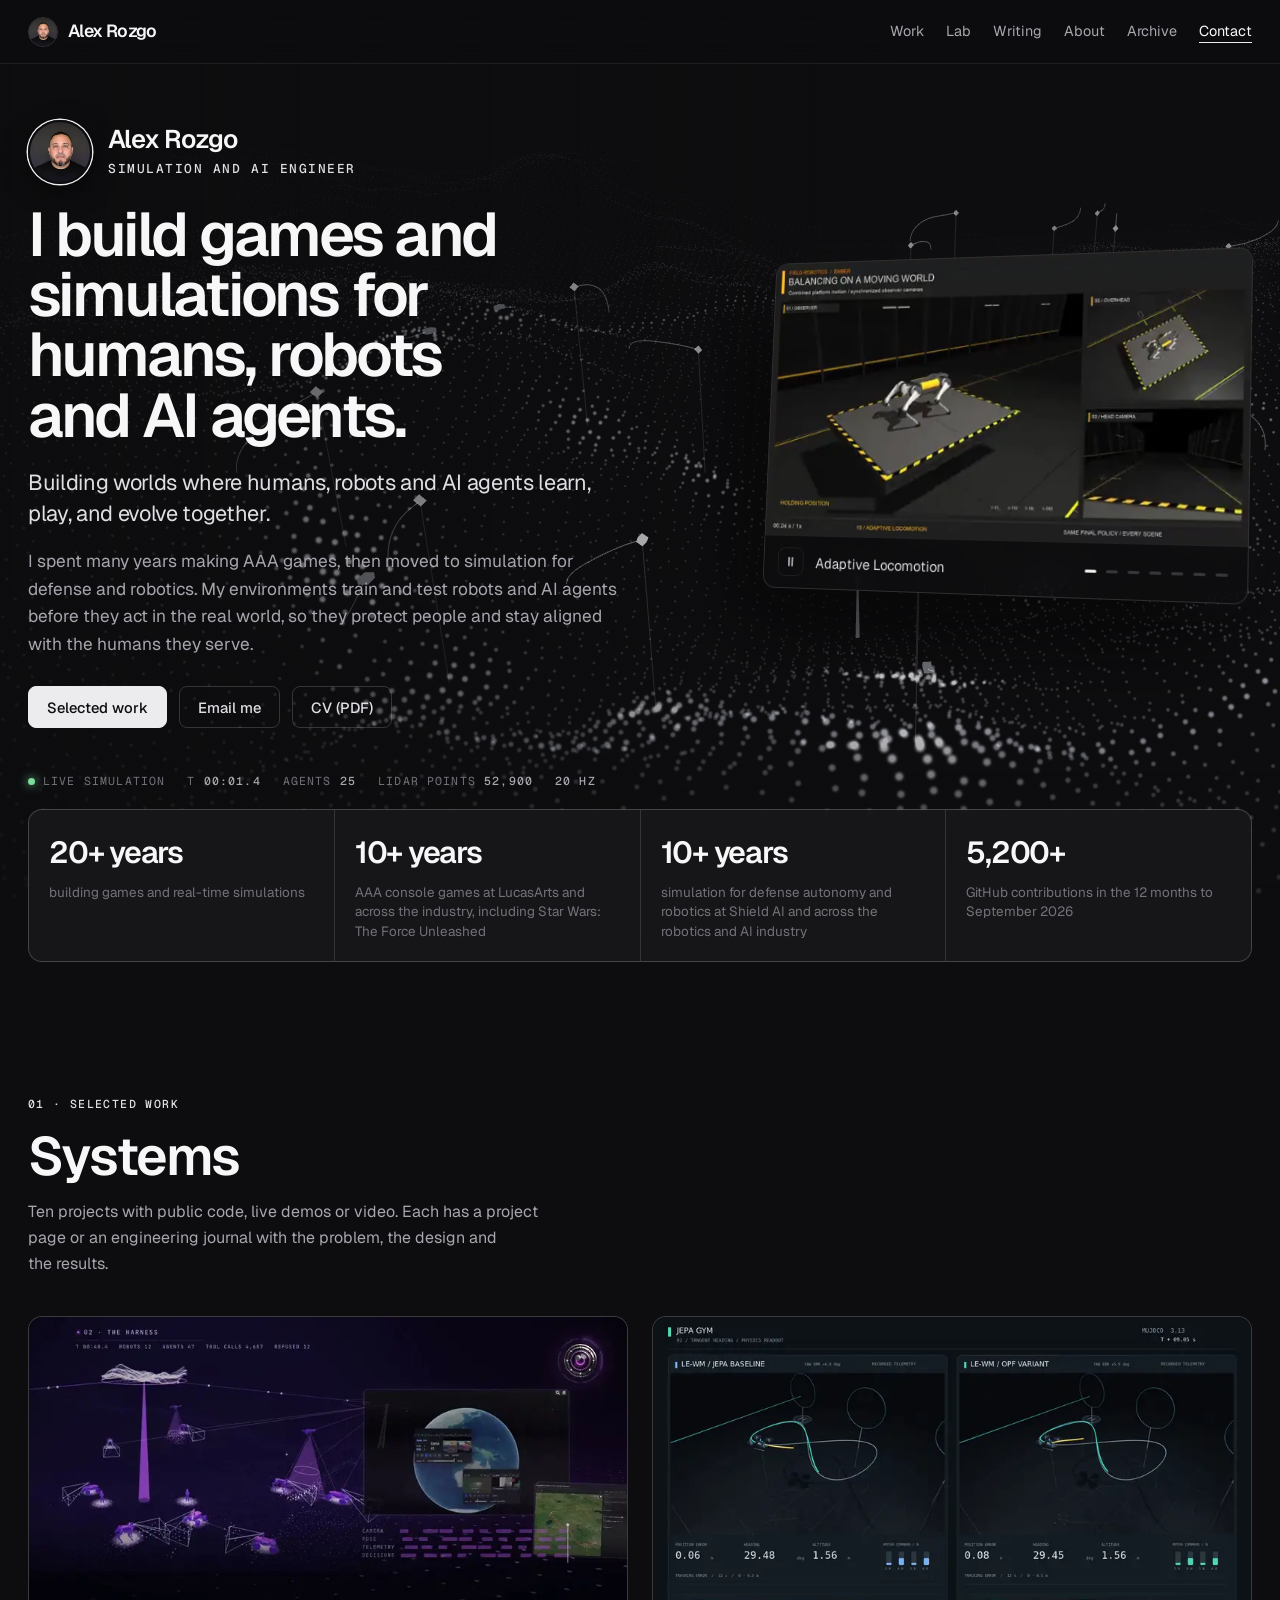
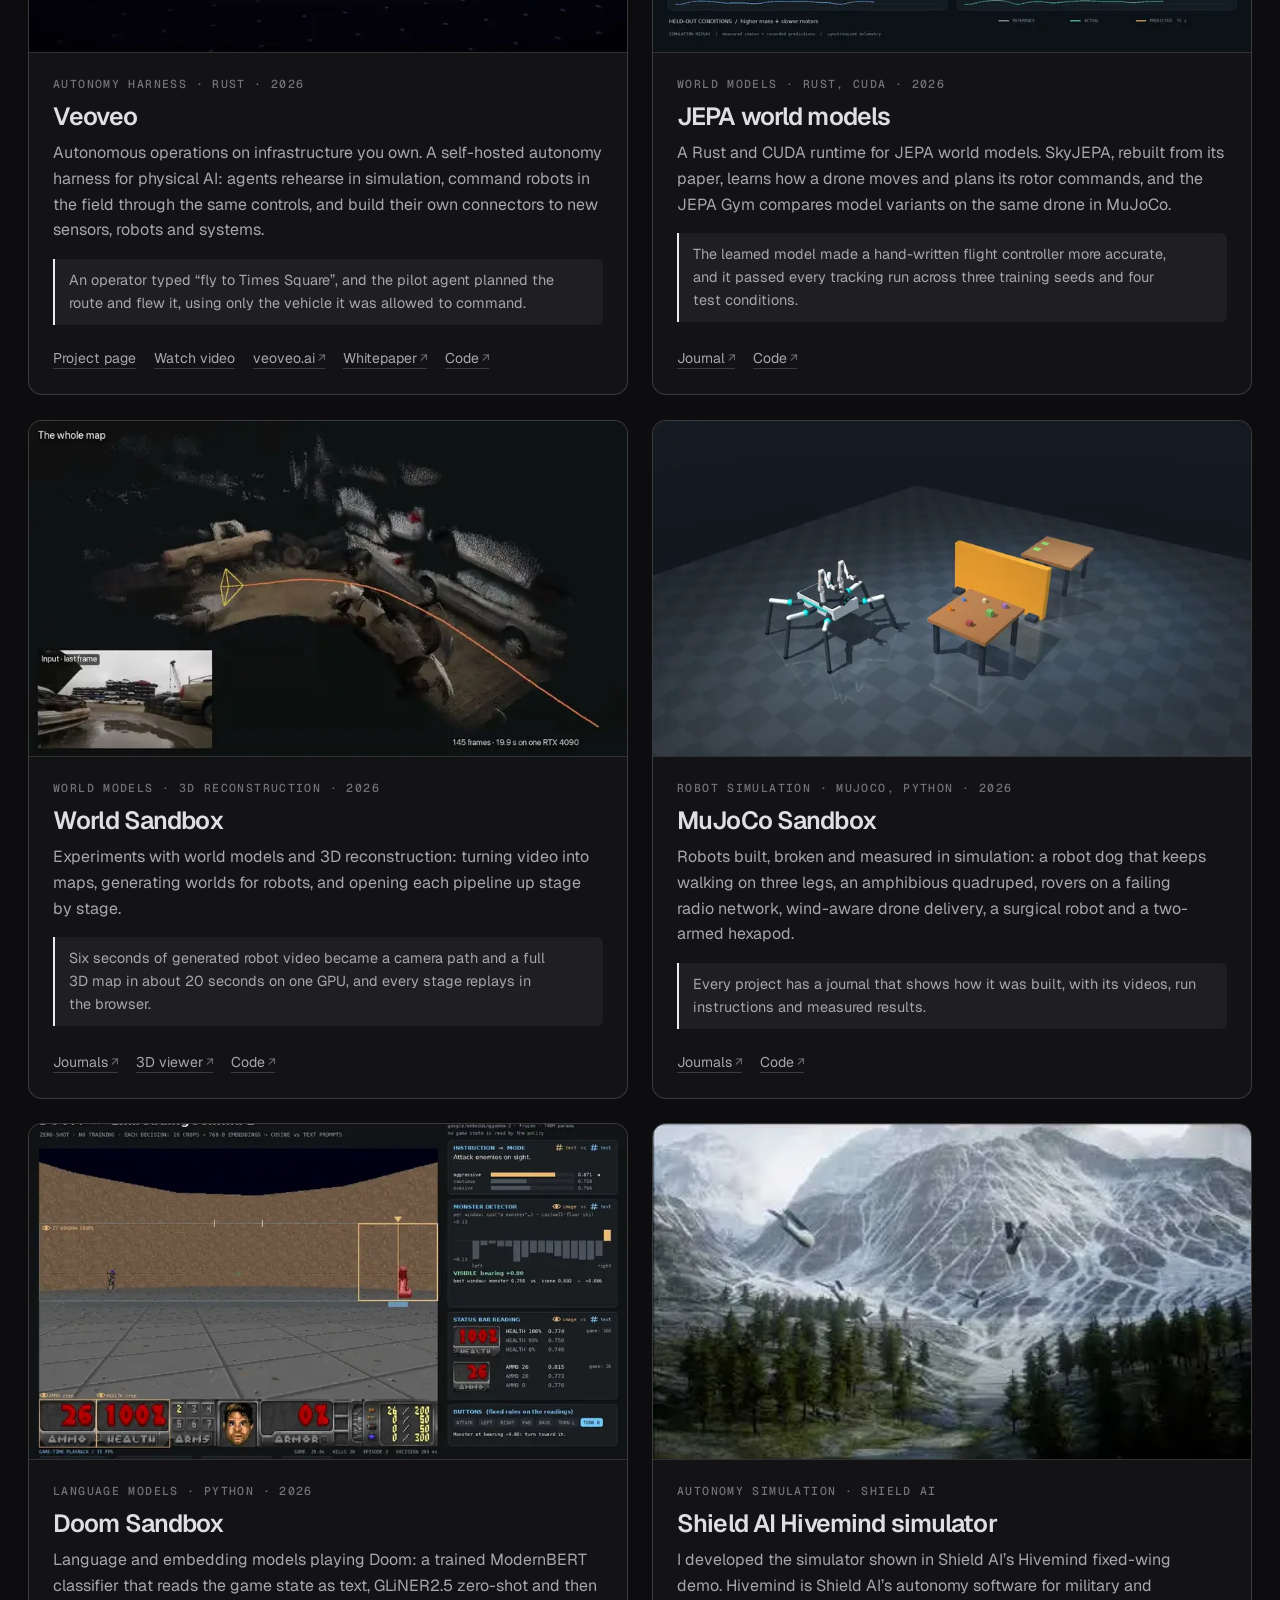
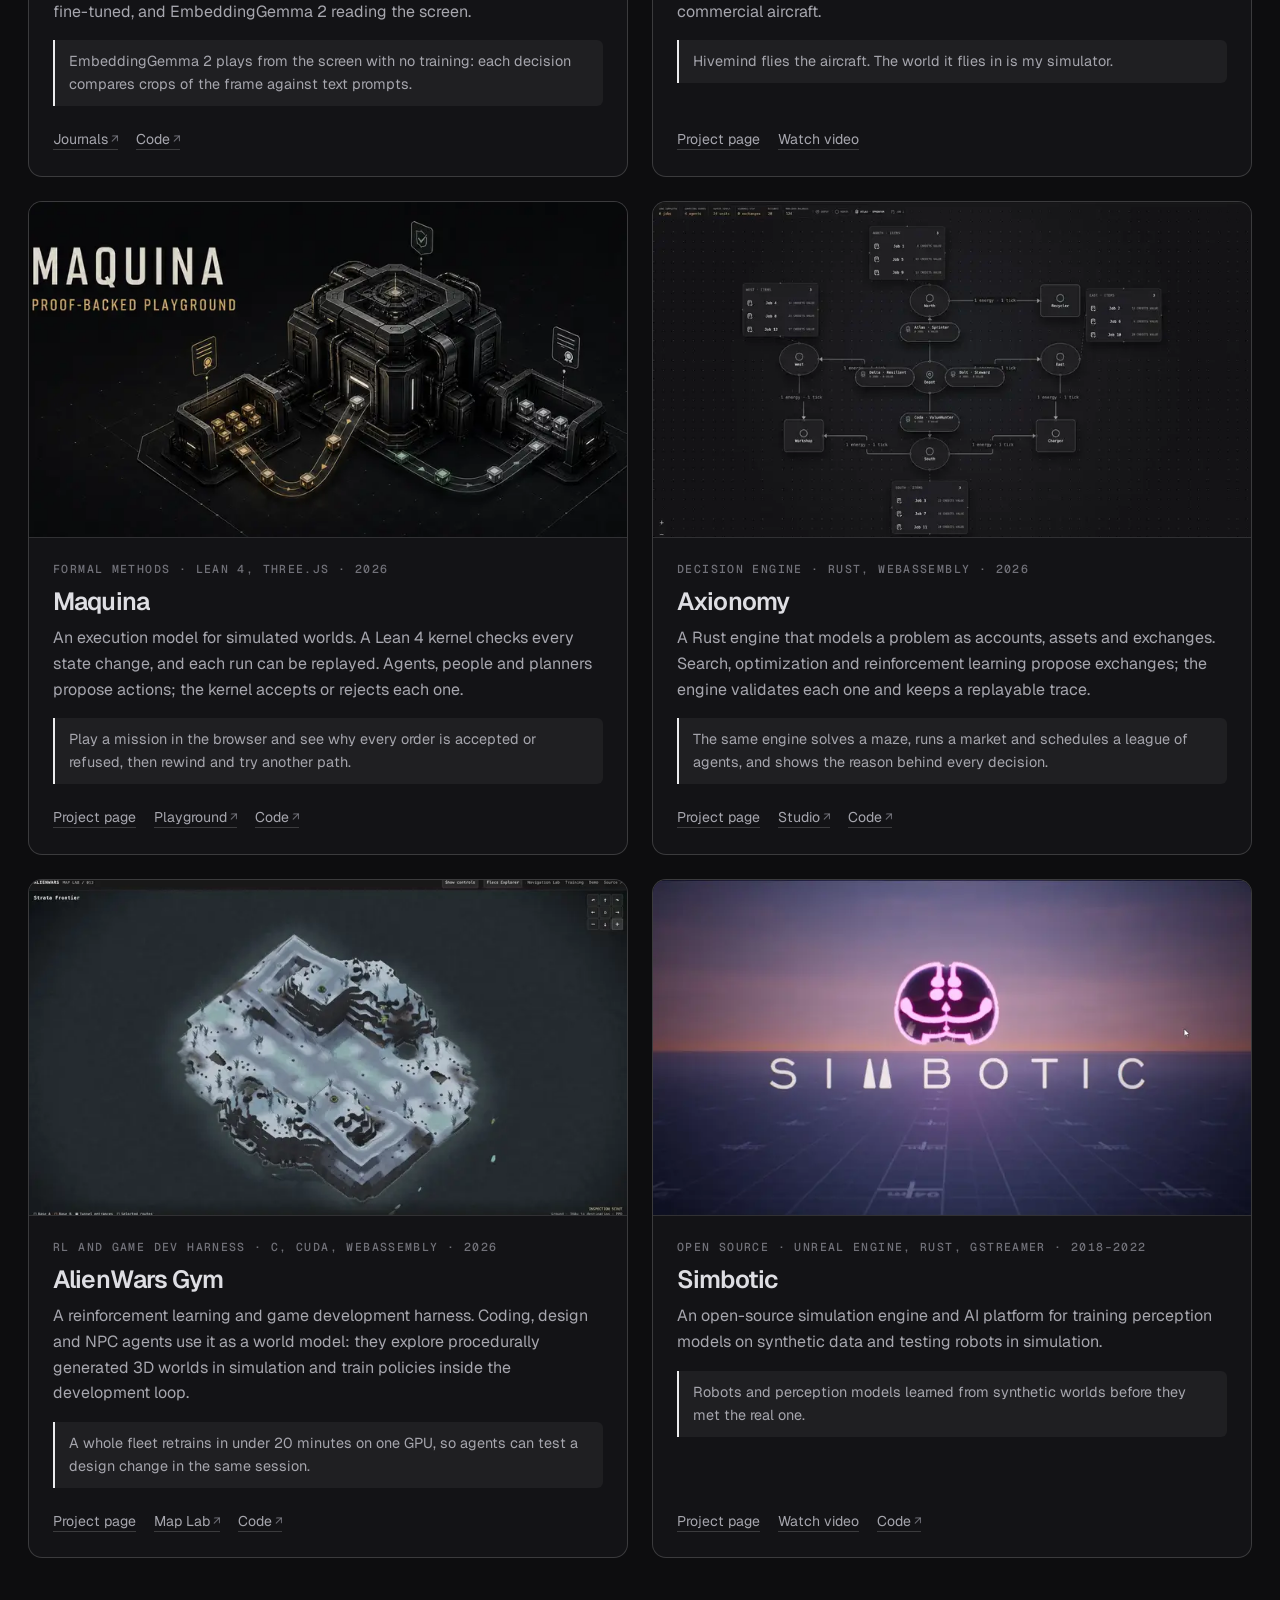
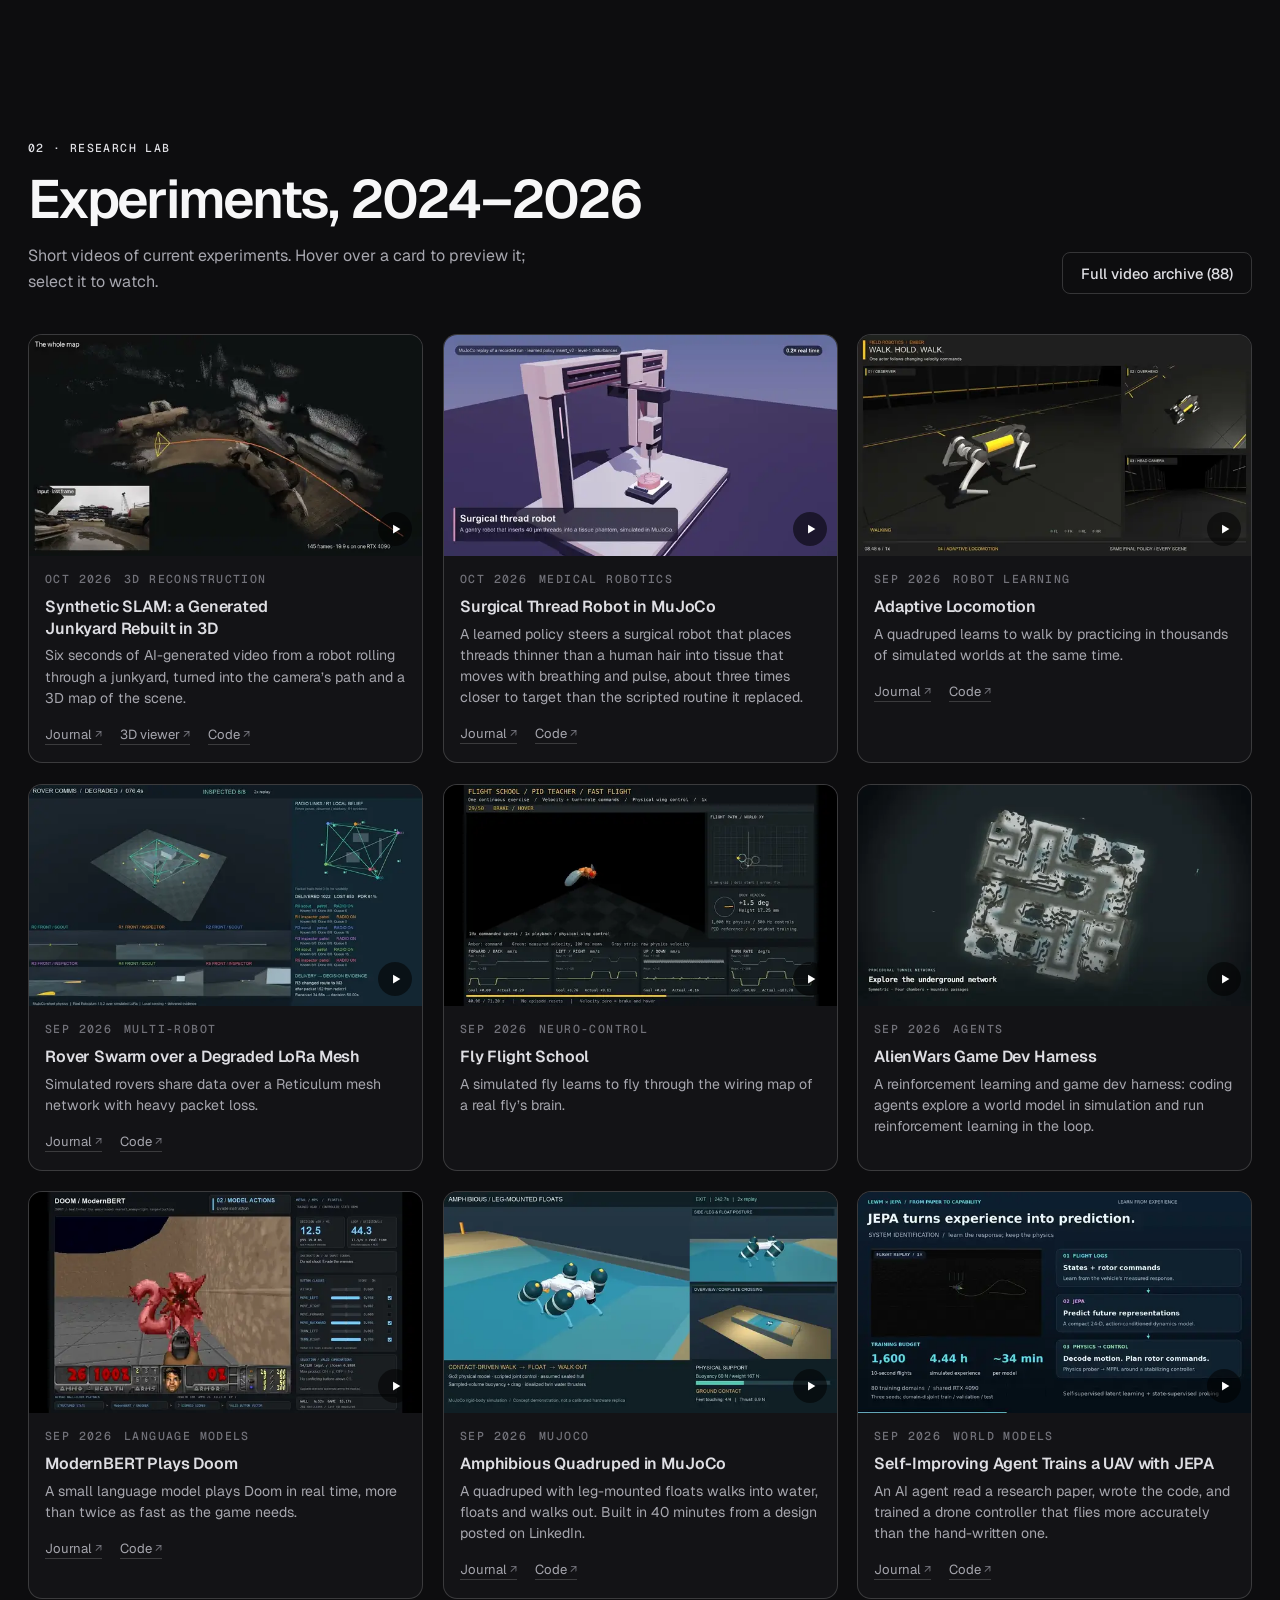
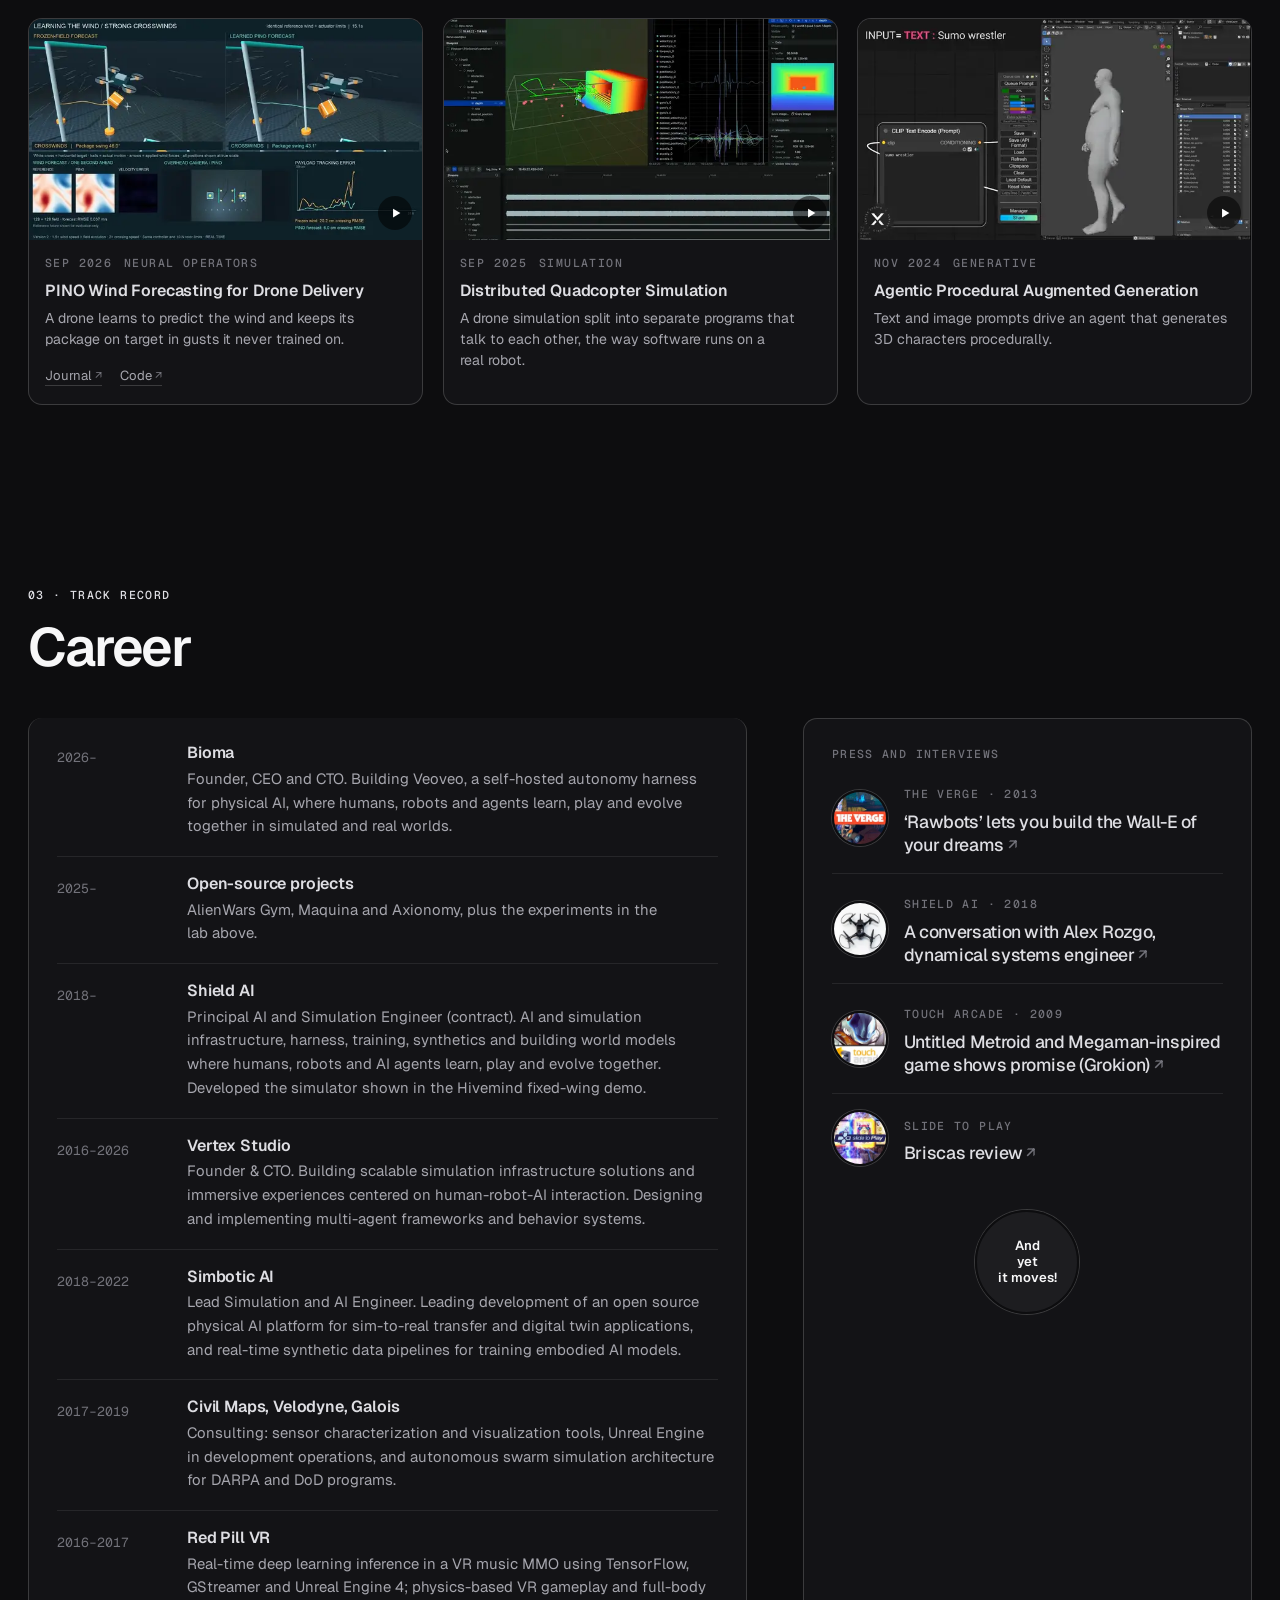
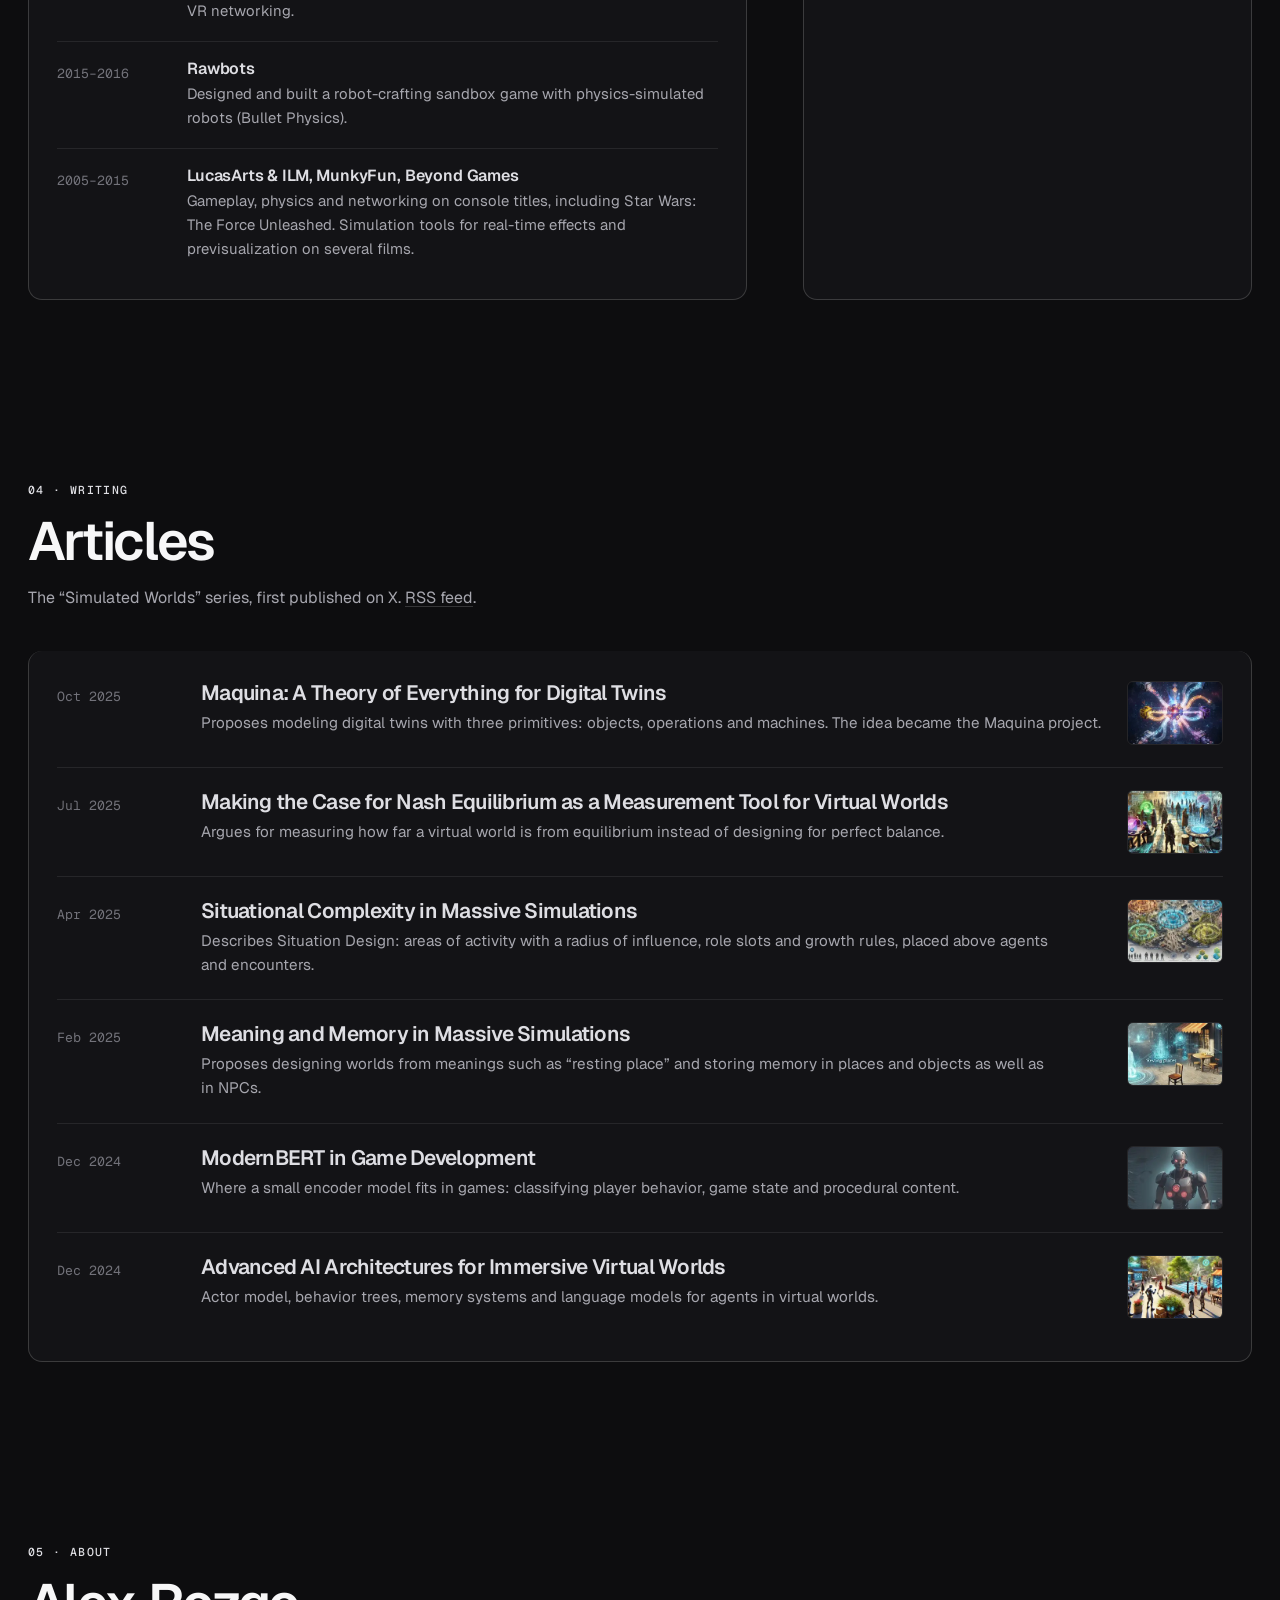
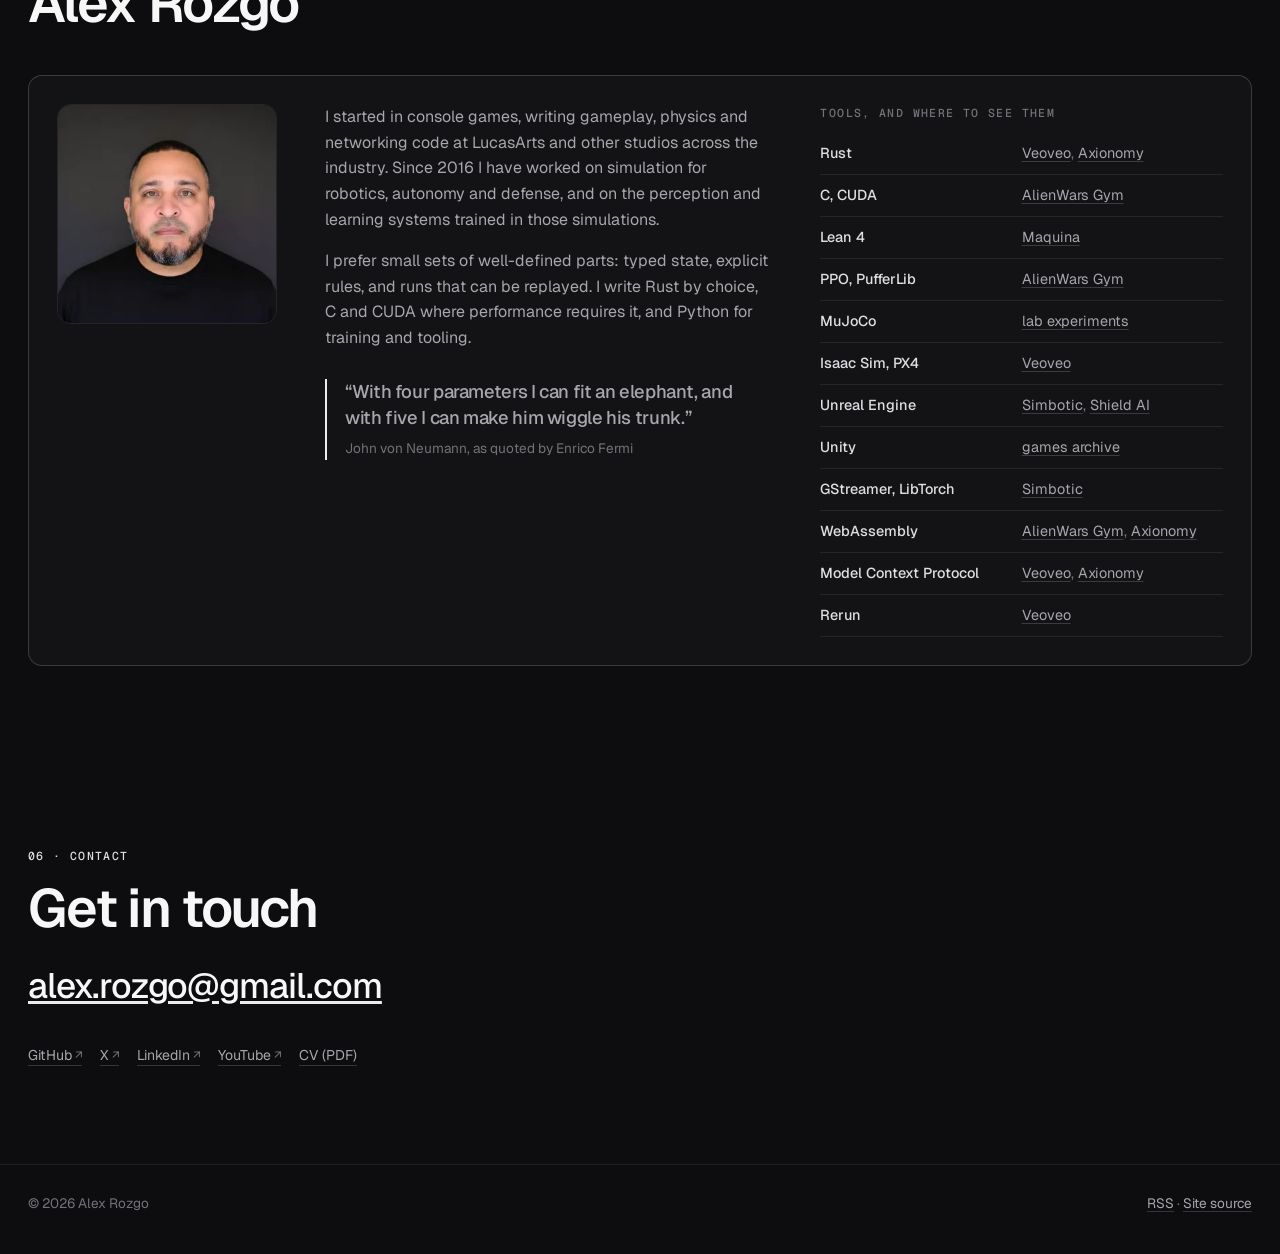
<file: index.html>
<!DOCTYPE html>
<html lang="en">
<head>
    <meta charset="utf-8">
    <meta name="viewport" content="width=device-width, initial-scale=1">
    <title>Alex Rozgo, simulation and AI engineer</title>
    <meta name="description" content="I build games and simulations for humans, robots and AI agents. I spent many years making AAA games, then moved to simulation for defense and robotics.">
    <meta name="author" content="Alex Rozgo">
    <link rel="canonical" href="https://rozgo.github.io/">
    <link rel="icon" href="favicon.svg" type="image/svg+xml">
    <link rel="apple-touch-icon" href="apple-touch-icon.png">
    <link rel="alternate" type="application/rss+xml" title="Alex Rozgo: writing" href="feed.xml">
    <meta name="theme-color" content="#0d0d0f">
    <meta property="og:type" content="website">
    <meta property="og:site_name" content="Alex Rozgo">
    <meta property="og:url" content="https://rozgo.github.io/">
    <meta property="og:title" content="Alex Rozgo, simulation and AI engineer">
    <meta property="og:description" content="I build games and simulations for humans, robots and AI agents. I spent many years making AAA games, then moved to simulation for defense and robotics.">
    <meta property="og:image" content="https://rozgo.github.io/media/og.jpg">
    <meta property="og:image:width" content="1200">
    <meta property="og:image:height" content="630">
    <meta property="og:image:alt" content="Alex Rozgo, simulation and AI engineer, above the LiDAR-style terrain from the site background">
    <meta name="twitter:card" content="summary_large_image">
    <meta name="twitter:site" content="@rozgo">
    <meta name="twitter:title" content="Alex Rozgo, simulation and AI engineer">
    <meta name="twitter:description" content="I build games and simulations for humans, robots and AI agents. I spent many years making AAA games, then moved to simulation for defense and robotics.">
    <meta name="twitter:image" content="https://rozgo.github.io/media/og.jpg">
    <meta name="twitter:image:alt" content="Alex Rozgo, simulation and AI engineer, above the LiDAR-style terrain from the site background">
    <link rel="preconnect" href="https://fonts.googleapis.com">
    <link rel="preconnect" href="https://fonts.gstatic.com" crossorigin>
    <link rel="stylesheet" href="https://fonts.googleapis.com/css2?family=Geist:wght@400;500;600;700&family=Geist+Mono:wght@400;500&display=swap">
    <link rel="stylesheet" href="css/main.css">
    <script type="module" src="js/scene.js"></script>
    <script src="js/main.js" defer></script>
    <script type="application/ld+json">{"@context":"https://schema.org","@type":"Person","name":"Alex Rozgo","url":"https://rozgo.github.io/","image":"https://rozgo.github.io/media/rozgo-portrait.webp","jobTitle":"Simulation and AI Engineer","email":"mailto:alex.rozgo@gmail.com","sameAs":["https://github.com/rozgo","https://x.com/rozgo","https://www.linkedin.com/in/rozgo/","https://www.youtube.com/@rozgok"],"knowsAbout":["Simulation","Reinforcement learning","Robotics","Autonomy","Game development","Synthetic data","World models","Rust","Unreal Engine","Isaac Sim","MuJoCo"]}</script>
</head>

<body id="top" data-scene="hero">
    <canvas id="world" aria-hidden="true"></canvas>
    <a class="skip-link" href="#main">Skip to content</a>
    <header class="site-header">
        <div class="wrap">
            <a class="brand" href="#top"><img class="brand-avatar" src="media/rozgo-avatar.webp" alt="" width="36" height="36" loading="eager" decoding="async">Alex Rozgo</a>
            <nav class="nav" id="site-nav" aria-label="Main">
                <a href="#work">Work</a>
                <a href="#lab">Lab</a>
                <a href="#writing">Writing</a>
                <a href="#about">About</a>
                <a href="archive/">Archive</a>
                <a href="#contact">Contact</a>
            </nav>
            <button type="button" class="icon-button menu-button" data-menu-toggle aria-controls="site-nav" aria-expanded="false" aria-label="Menu"><svg viewBox="0 0 24 24" aria-hidden="true"><path d="M4 7h16M4 12h16M4 17h16" stroke="currentColor" stroke-width="1.8" stroke-linecap="round"/></svg></button>
        </div>
    </header>

    <main id="main">
        <section class="hero">
            <div class="wrap">
                <div class="hero-grid">
                    <div>
                        <div class="hero-byline">
                            <button type="button" class="photo-zoom" data-photo="media/rozgo-portrait.webp" aria-label="View a larger photo of Alex Rozgo"><img src="media/rozgo-avatar.webp" alt="Alex Rozgo" width="56" height="56" loading="eager" decoding="async"></button>
                            <div class="hero-byline-text">
                                <span class="hero-name">Alex Rozgo</span>
                                <span class="label label--accent">Simulation and AI engineer</span>
                            </div>
                        </div>
                        <h1>I build games and simulations for humans, robots and AI agents.</h1>
                        <p class="hero-mission">Building worlds where humans, robots and AI agents learn, play, and evolve together.</p>
                        <p class="hero-lede">I spent many years making AAA games, then moved to simulation for defense and robotics. My environments train and test robots and AI agents before they act in the real world, so they protect people and stay aligned with the humans they serve.</p>
                        <div class="hero-actions">
                            <a class="button button--primary" href="#work">Selected work</a>
                            <a class="button" href="mailto:alex.rozgo@gmail.com">Email me</a>
                            <a class="button" href="Alex-Rozgo-CV.pdf" target="_blank" rel="noopener">CV (PDF)</a>
                        </div>
                    </div>
                    <figure class="monitor" data-monitor>
                        <div class="monitor-screen">
                            <video muted playsinline preload="metadata" poster="media/clips/loco-film.webp" aria-label="Clips from recent projects"></video>
                        </div>
                        <figcaption class="monitor-bar">
                            <button type="button" class="icon-button monitor-pause" aria-label="Pause clips"><svg class="icon-pause" viewBox="0 0 24 24" aria-hidden="true"><path d="M7 4h3.5v16H7zM13.5 4H17v16h-3.5z" fill="currentColor"/></svg><svg class="icon-play" viewBox="0 0 24 24" aria-hidden="true"><path d="M7 4.5v15l12.5-7.5L7 4.5Z" fill="currentColor"/></svg></button>
                            <span class="monitor-title"></span>
                            <span class="monitor-progress"></span>
                        </figcaption>
                        <ol hidden>
                    <li data-clip data-src="media/clips/loco-film.mp4" data-poster="media/clips/loco-film.webp" data-title="Adaptive Locomotion" data-href="https://www.youtube.com/watch?v=yv_uwpPm9KQ"></li>
                    <li data-clip data-src="media/clips/alienwars.mp4" data-poster="media/clips/alienwars.webp" data-title="RTS RL Gym" data-href="work/alienwars-gym/"></li>
                    <li data-clip data-src="media/clips/rovers.mp4" data-poster="media/clips/rovers.webp" data-title="Comms Degradation Sim" data-href="https://www.youtube.com/watch?v=sA_NDf96Dgo"></li>
                    <li data-clip data-src="media/clips/fly.mp4" data-poster="media/clips/fly.webp" data-title="Connectome Flight Control" data-href="https://www.youtube.com/watch?v=iAzzoydLlEo"></li>
                    <li data-clip data-src="media/clips/pino.mp4" data-poster="media/clips/pino.webp" data-title="Drone Wind Forecasting" data-href="https://www.youtube.com/watch?v=W6TE1dscqE0"></li>
                    <li data-clip data-src="media/clips/doom.mp4" data-poster="media/clips/doom.webp" data-title="ModernBERT plays Doom" data-href="https://www.youtube.com/watch?v=hXq426rW8gQ"></li>
                    <li data-clip data-src="media/clips/amphibious.mp4" data-poster="media/clips/amphibious.webp" data-title="Amphibious Robot Sim" data-href="https://www.youtube.com/watch?v=NMeBjxofL8Y"></li>
                        </ol>
                    </figure>
                </div>
                <div class="hud" aria-hidden="true">
                    <span class="live">Live simulation</span>
                    <span>t <b data-hud="time">00:00.0</b></span>
                    <span>agents <b data-hud="agents">–</b></span>
                    <span>lidar points <b data-hud="points">–</b></span>
                    <span><b data-hud="rate">–</b></span>
                </div>
                <div class="stats">
                <a class="stat" href="#career"><span class="stat-value">20+ years</span><span class="stat-label">building games and real-time simulations</span></a>
                <a class="stat" href="#career"><span class="stat-value">10+ years</span><span class="stat-label">AAA console games at LucasArts and across the industry, including Star Wars: The Force Unleashed</span></a>
                <a class="stat" href="#career"><span class="stat-value">10+ years</span><span class="stat-label">simulation for defense autonomy and robotics at Shield AI and across the robotics and AI industry</span></a>
                <a class="stat" href="https://github.com/rozgo"><span class="stat-value">5,200+</span><span class="stat-label">GitHub contributions in the 12 months to September 2026</span></a>
                </div>
            </div>
        </section>

        <section class="section" id="work">
            <div class="wrap">
                <div class="section-head">
                    <div>
                        <span class="label label--accent">01 · Selected work</span>
                        <h2>Systems</h2>
                        <p>Ten projects with public code, live demos or video. Each has a project page or an engineering journal with the problem, the design and the results.</p>
                    </div>
                </div>
                <div class="systems" data-video-group>
                <article class="system">
                    <a class="system-media" href="work/veoveo/" tabindex="-1" aria-hidden="true">
                        <img src="media/work/veoveo-video-800.webp" alt="Robots, drones and agents in the Veoveo autonomy harness" width="800" height="450" loading="lazy" decoding="async">
                    </a>
                    <div class="system-body">
                        <span class="label">Autonomy harness · Rust · 2026</span>
                        <h3><a href="work/veoveo/">Veoveo</a></h3>
                        <p class="system-desc">Autonomous operations on infrastructure you own. A self-hosted autonomy harness for physical AI: agents rehearse in simulation, command robots in the field through the same controls, and build their own connectors to new sensors, robots and systems.</p>
                        <p class="proof">An operator typed “fly to Times Square”, and the pilot agent planned the route and flew it, using only the vehicle it was allowed to command.</p>
                        <ul class="link-row">
                            <li><a href="work/veoveo/">Project page</a></li><li><a href="https://www.youtube.com/watch?v=sK0ZtObhhro" data-video data-title="Veoveo: Autonomy Harness">Watch video</a></li><li><a class="ext" href="https://veoveo.ai/" target="_blank" rel="noopener">veoveo.ai</a></li><li><a class="ext" href="https://veoveo.ai/whitepaper/" target="_blank" rel="noopener">Whitepaper</a></li><li><a class="ext" href="https://github.com/BiomaAI/veoveo" target="_blank" rel="noopener">Code</a></li>
                        </ul>
                    </div>
                </article>
                <article class="system">
                    <a class="system-media" href="https://rozgo.github.io/le-wm-nv/" target="_blank" rel="noopener" tabindex="-1" aria-hidden="true">
                        <img src="media/work/jepa-world-models-800.webp" alt="JEPA Gym comparing two world models flying the same drone" width="800" height="450" loading="lazy" decoding="async">
                    </a>
                    <div class="system-body">
                        <span class="label">World models · Rust, CUDA · 2026</span>
                        <h3><a href="https://rozgo.github.io/le-wm-nv/" target="_blank" rel="noopener">JEPA world models</a></h3>
                        <p class="system-desc">A Rust and CUDA runtime for JEPA world models. SkyJEPA, rebuilt from its paper, learns how a drone moves and plans its rotor commands, and the JEPA Gym compares model variants on the same drone in MuJoCo.</p>
                        <p class="proof">The learned model made a hand-written flight controller more accurate, and it passed every tracking run across three training seeds and four test conditions.</p>
                        <ul class="link-row">
                            <li><a class="ext" href="https://rozgo.github.io/le-wm-nv/" target="_blank" rel="noopener">Journal</a></li><li><a class="ext" href="https://github.com/rozgo/le-wm-nv" target="_blank" rel="noopener">Code</a></li>
                        </ul>
                    </div>
                </article>
                <article class="system">
                    <a class="system-media" href="https://rozgo.github.io/world-sandbox/" target="_blank" rel="noopener" tabindex="-1" aria-hidden="true">
                        <img src="media/work/world-sandbox-800.webp" alt="3D map rebuilt from generated video, with the camera path through a junkyard" width="800" height="450" loading="lazy" decoding="async">
                    </a>
                    <div class="system-body">
                        <span class="label">World models · 3D reconstruction · 2026</span>
                        <h3><a href="https://rozgo.github.io/world-sandbox/" target="_blank" rel="noopener">World Sandbox</a></h3>
                        <p class="system-desc">Experiments with world models and 3D reconstruction: turning video into maps, generating worlds for robots, and opening each pipeline up stage by stage.</p>
                        <p class="proof">Six seconds of generated robot video became a camera path and a full 3D map in about 20 seconds on one GPU, and every stage replays in the browser.</p>
                        <ul class="link-row">
                            <li><a class="ext" href="https://rozgo.github.io/world-sandbox/" target="_blank" rel="noopener">Journals</a></li><li><a class="ext" href="https://rozgo.github.io/world-sandbox/synthetic_slam/viewer/" target="_blank" rel="noopener">3D viewer</a></li><li><a class="ext" href="https://github.com/rozgo/world-sandbox" target="_blank" rel="noopener">Code</a></li>
                        </ul>
                    </div>
                </article>
                <article class="system">
                    <a class="system-media" href="https://rozgo.github.io/mujoco-sandbox/" target="_blank" rel="noopener" tabindex="-1" aria-hidden="true">
                        <img src="media/work/mujoco-sandbox-800.webp" alt="Six-legged robot with two arms carrying objects between tables in MuJoCo" width="800" height="450" loading="lazy" decoding="async">
                    </a>
                    <div class="system-body">
                        <span class="label">Robot simulation · MuJoCo, Python · 2026</span>
                        <h3><a href="https://rozgo.github.io/mujoco-sandbox/" target="_blank" rel="noopener">MuJoCo Sandbox</a></h3>
                        <p class="system-desc">Robots built, broken and measured in simulation: a robot dog that keeps walking on three legs, an amphibious quadruped, rovers on a failing radio network, wind-aware drone delivery, a surgical robot and a two-armed hexapod.</p>
                        <p class="proof">Every project has a journal that shows how it was built, with its videos, run instructions and measured results.</p>
                        <ul class="link-row">
                            <li><a class="ext" href="https://rozgo.github.io/mujoco-sandbox/" target="_blank" rel="noopener">Journals</a></li><li><a class="ext" href="https://github.com/rozgo/mujoco-sandbox" target="_blank" rel="noopener">Code</a></li>
                        </ul>
                    </div>
                </article>
                <article class="system">
                    <a class="system-media" href="https://rozgo.github.io/doom-sandbox/" target="_blank" rel="noopener" tabindex="-1" aria-hidden="true">
                        <img src="media/work/doom-sandbox-800.webp" alt="EmbeddingGemma 2 playing Doom, with its crop and prompt readouts" width="800" height="450" loading="lazy" decoding="async">
                    </a>
                    <div class="system-body">
                        <span class="label">Language models · Python · 2026</span>
                        <h3><a href="https://rozgo.github.io/doom-sandbox/" target="_blank" rel="noopener">Doom Sandbox</a></h3>
                        <p class="system-desc">Language and embedding models playing Doom: a trained ModernBERT classifier that reads the game state as text, GLiNER2.5 zero-shot and then fine-tuned, and EmbeddingGemma 2 reading the screen.</p>
                        <p class="proof">EmbeddingGemma 2 plays from the screen with no training: each decision compares crops of the frame against text prompts.</p>
                        <ul class="link-row">
                            <li><a class="ext" href="https://rozgo.github.io/doom-sandbox/" target="_blank" rel="noopener">Journals</a></li><li><a class="ext" href="https://github.com/rozgo/doom-sandbox" target="_blank" rel="noopener">Code</a></li>
                        </ul>
                    </div>
                </article>
                <article class="system">
                    <a class="system-media" href="work/shield-ai-simulator/" tabindex="-1" aria-hidden="true">
                        <img src="media/work/shield-hivemind-800.webp" alt="Fixed-wing aircraft over snowy mountains in the Hivemind demo" width="480" height="270" loading="lazy" decoding="async">
                    </a>
                    <div class="system-body">
                        <span class="label">Autonomy simulation · Shield AI</span>
                        <h3><a href="work/shield-ai-simulator/">Shield AI Hivemind simulator</a></h3>
                        <p class="system-desc">I developed the simulator shown in Shield AI’s Hivemind fixed-wing demo. Hivemind is Shield AI’s autonomy software for military and commercial aircraft.</p>
                        <p class="proof">Hivemind flies the aircraft. The world it flies in is my simulator.</p>
                        <ul class="link-row">
                            <li><a href="work/shield-ai-simulator/">Project page</a></li><li><a href="https://www.youtube.com/watch?v=JBJCrtaNgIc" data-video data-title="Shield AI Hivemind Fixed-Wing Demo">Watch video</a></li>
                        </ul>
                    </div>
                </article>
                <article class="system">
                    <a class="system-media" href="work/maquina/" tabindex="-1" aria-hidden="true">
                        <img src="media/work/maquina-og-800.webp" alt="Maquina Playground cover showing a machine with resource queues" width="800" height="420" loading="lazy" decoding="async">
                    </a>
                    <div class="system-body">
                        <span class="label">Formal methods · Lean 4, Three.js · 2026</span>
                        <h3><a href="work/maquina/">Maquina</a></h3>
                        <p class="system-desc">An execution model for simulated worlds. A Lean 4 kernel checks every state change, and each run can be replayed. Agents, people and planners propose actions; the kernel accepts or rejects each one.</p>
                        <p class="proof">Play a mission in the browser and see why every order is accepted or refused, then rewind and try another path.</p>
                        <ul class="link-row">
                            <li><a href="work/maquina/">Project page</a></li><li><a class="ext" href="https://biomaai.github.io/maquina/?showcase=veiled-accord" target="_blank" rel="noopener">Playground</a></li><li><a class="ext" href="https://github.com/BiomaAI/maquina" target="_blank" rel="noopener">Code</a></li>
                        </ul>
                    </div>
                </article>
                <article class="system">
                    <a class="system-media" href="work/axionomy/" tabindex="-1" aria-hidden="true">
                        <img src="media/work/axionomy-work-league-800.webp" alt="Axionomy Studio graph of agents, jobs and facilities" width="800" height="500" loading="lazy" decoding="async">
                    </a>
                    <div class="system-body">
                        <span class="label">Decision engine · Rust, WebAssembly · 2026</span>
                        <h3><a href="work/axionomy/">Axionomy</a></h3>
                        <p class="system-desc">A Rust engine that models a problem as accounts, assets and exchanges. Search, optimization and reinforcement learning propose exchanges; the engine validates each one and keeps a replayable trace.</p>
                        <p class="proof">The same engine solves a maze, runs a market and schedules a league of agents, and shows the reason behind every decision.</p>
                        <ul class="link-row">
                            <li><a href="work/axionomy/">Project page</a></li><li><a class="ext" href="https://biomaai.github.io/axionomy/?problem=maze&instance=showcase&strategy=a_star&document=maze%3Aa_star&view=replay&step=0&seed=0&budget=128" target="_blank" rel="noopener">Studio</a></li><li><a class="ext" href="https://github.com/BiomaAI/axionomy" target="_blank" rel="noopener">Code</a></li>
                        </ul>
                    </div>
                </article>
                <article class="system">
                    <a class="system-media" href="work/alienwars-gym/" tabindex="-1" aria-hidden="true">
                        <img src="media/work/alienwars-frozen-800.webp" alt="Procedurally generated frozen map in AlienWars Map Lab" width="800" height="462" loading="lazy" decoding="async">
                    </a>
                    <div class="system-body">
                        <span class="label">RL and game dev harness · C, CUDA, WebAssembly · 2026</span>
                        <h3><a href="work/alienwars-gym/">AlienWars Gym</a></h3>
                        <p class="system-desc">A reinforcement learning and game development harness. Coding, design and NPC agents use it as a world model: they explore procedurally generated 3D worlds in simulation and train policies inside the development loop.</p>
                        <p class="proof">A whole fleet retrains in under 20 minutes on one GPU, so agents can test a design change in the same session.</p>
                        <ul class="link-row">
                            <li><a href="work/alienwars-gym/">Project page</a></li><li><a class="ext" href="https://rozgo.github.io/alienwars-gym/maplab/?seed=73&sym=1&a=6&b=6&biome=2&tunnels=1&cut=1" target="_blank" rel="noopener">Map Lab</a></li><li><a class="ext" href="https://github.com/rozgo/alienwars-gym" target="_blank" rel="noopener">Code</a></li>
                        </ul>
                    </div>
                </article>
                <article class="system">
                    <a class="system-media" href="work/simbotic/" tabindex="-1" aria-hidden="true">
                        <img src="media/work/simbotic-800.webp" alt="Simbotic Engine title card" width="800" height="450" loading="lazy" decoding="async">
                    </a>
                    <div class="system-body">
                        <span class="label">Open source · Unreal Engine, Rust, GStreamer · 2018–2022</span>
                        <h3><a href="work/simbotic/">Simbotic</a></h3>
                        <p class="system-desc">An open-source simulation engine and AI platform for training perception models on synthetic data and testing robots in simulation.</p>
                        <p class="proof">Robots and perception models learned from synthetic worlds before they met the real one.</p>
                        <ul class="link-row">
                            <li><a href="work/simbotic/">Project page</a></li><li><a href="https://www.youtube.com/watch?v=IENWIoVnhRk" data-video data-title="Simbotic Engine Teaser">Watch video</a></li><li><a class="ext" href="https://github.com/Simbotic" target="_blank" rel="noopener">Code</a></li>
                        </ul>
                    </div>
                </article>
                </div>
            </div>
        </section>

        <section class="section" id="lab">
            <div class="wrap">
                <div class="section-head">
                    <div>
                        <span class="label label--accent">02 · Research lab</span>
                        <h2>Experiments, 2024–2026</h2>
                        <p>Short videos of current experiments. Hover over a card to preview it; select it to watch.</p>
                    </div>
                    <a class="button" href="archive/">Full video archive (88)</a>
                </div>
                <div class="clips" data-video-group>
                <article class="clip" data-preview="media/clips/slam.mp4">
                    <div class="clip-media">
                        <img src="media/thumbs/TBjPg-n815U.webp" alt="" width="640" height="360" loading="lazy" decoding="async">
                        <span class="clip-play"><svg viewBox="0 0 24 24" aria-hidden="true"><path d="M7 4.5v15l12.5-7.5L7 4.5Z" fill="currentColor"/></svg></span>
                    </div>
                    <div class="clip-body">
                        <div class="clip-meta"><span class="label">Oct 2026</span><span class="label">3D reconstruction</span></div>
                        <h3><a class="clip-link" href="https://www.youtube.com/watch?v=TBjPg-n815U" data-video data-title="Synthetic SLAM: a Generated Junkyard Rebuilt in 3D" data-sub="Oct 2026">Synthetic SLAM: a Generated Junkyard Rebuilt in 3D</a></h3>
                        <p class="clip-desc">Six seconds of AI-generated video from a robot rolling through a junkyard, turned into the camera’s path and a 3D map of the scene.</p>
                        <ul class="link-row clip-links"><li><a class="ext" href="https://rozgo.github.io/world-sandbox/synthetic_slam/" target="_blank" rel="noopener">Journal</a></li><li><a class="ext" href="https://rozgo.github.io/world-sandbox/synthetic_slam/viewer/" target="_blank" rel="noopener">3D viewer</a></li><li><a class="ext" href="https://github.com/rozgo/world-sandbox" target="_blank" rel="noopener">Code</a></li></ul>
                    </div>
                </article>
                <article class="clip" data-preview="media/clips/surgical.mp4">
                    <div class="clip-media">
                        <img src="media/thumbs/R3CkOR57v4E.webp" alt="" width="640" height="360" loading="lazy" decoding="async">
                        <span class="clip-play"><svg viewBox="0 0 24 24" aria-hidden="true"><path d="M7 4.5v15l12.5-7.5L7 4.5Z" fill="currentColor"/></svg></span>
                    </div>
                    <div class="clip-body">
                        <div class="clip-meta"><span class="label">Oct 2026</span><span class="label">Medical robotics</span></div>
                        <h3><a class="clip-link" href="https://www.youtube.com/watch?v=R3CkOR57v4E" data-video data-title="Surgical Thread Robot in MuJoCo" data-sub="Oct 2026">Surgical Thread Robot in MuJoCo</a></h3>
                        <p class="clip-desc">A learned policy steers a surgical robot that places threads thinner than a human hair into tissue that moves with breathing and pulse, about three times closer to target than the scripted routine it replaced.</p>
                        <ul class="link-row clip-links"><li><a class="ext" href="https://rozgo.github.io/mujoco-sandbox/surgical/" target="_blank" rel="noopener">Journal</a></li><li><a class="ext" href="https://github.com/rozgo/mujoco-sandbox" target="_blank" rel="noopener">Code</a></li></ul>
                    </div>
                </article>
                <article class="clip" data-preview="media/clips/loco.mp4">
                    <div class="clip-media">
                        <img src="media/thumbs/yv_uwpPm9KQ.webp" alt="" width="640" height="360" loading="lazy" decoding="async">
                        <span class="clip-play"><svg viewBox="0 0 24 24" aria-hidden="true"><path d="M7 4.5v15l12.5-7.5L7 4.5Z" fill="currentColor"/></svg></span>
                    </div>
                    <div class="clip-body">
                        <div class="clip-meta"><span class="label">Sep 2026</span><span class="label">Robot learning</span></div>
                        <h3><a class="clip-link" href="https://www.youtube.com/watch?v=yv_uwpPm9KQ" data-video data-title="Adaptive Locomotion" data-sub="Sep 2026">Adaptive Locomotion</a></h3>
                        <p class="clip-desc">A quadruped learns to walk by practicing in thousands of simulated worlds at the same time.</p>
                        <ul class="link-row clip-links"><li><a class="ext" href="https://rozgo.github.io/mujoco-sandbox/dog/" target="_blank" rel="noopener">Journal</a></li><li><a class="ext" href="https://github.com/rozgo/mujoco-sandbox" target="_blank" rel="noopener">Code</a></li></ul>
                    </div>
                </article>
                <article class="clip" data-preview="media/clips/rovers.mp4">
                    <div class="clip-media">
                        <img src="media/thumbs/sA_NDf96Dgo.webp" alt="" width="640" height="360" loading="lazy" decoding="async">
                        <span class="clip-play"><svg viewBox="0 0 24 24" aria-hidden="true"><path d="M7 4.5v15l12.5-7.5L7 4.5Z" fill="currentColor"/></svg></span>
                    </div>
                    <div class="clip-body">
                        <div class="clip-meta"><span class="label">Sep 2026</span><span class="label">Multi-robot</span></div>
                        <h3><a class="clip-link" href="https://www.youtube.com/watch?v=sA_NDf96Dgo" data-video data-title="Rover Swarm over a Degraded LoRa Mesh" data-sub="Sep 2026">Rover Swarm over a Degraded LoRa Mesh</a></h3>
                        <p class="clip-desc">Simulated rovers share data over a Reticulum mesh network with heavy packet loss.</p>
                        <ul class="link-row clip-links"><li><a class="ext" href="https://rozgo.github.io/mujoco-sandbox/rovers/" target="_blank" rel="noopener">Journal</a></li><li><a class="ext" href="https://github.com/rozgo/mujoco-sandbox" target="_blank" rel="noopener">Code</a></li></ul>
                    </div>
                </article>
                <article class="clip" data-preview="media/clips/fly.mp4">
                    <div class="clip-media">
                        <img src="media/thumbs/iAzzoydLlEo.webp" alt="" width="640" height="360" loading="lazy" decoding="async">
                        <span class="clip-play"><svg viewBox="0 0 24 24" aria-hidden="true"><path d="M7 4.5v15l12.5-7.5L7 4.5Z" fill="currentColor"/></svg></span>
                    </div>
                    <div class="clip-body">
                        <div class="clip-meta"><span class="label">Sep 2026</span><span class="label">Neuro-control</span></div>
                        <h3><a class="clip-link" href="https://www.youtube.com/watch?v=iAzzoydLlEo" data-video data-title="Fly Flight School" data-sub="Sep 2026">Fly Flight School</a></h3>
                        <p class="clip-desc">A simulated fly learns to fly through the wiring map of a real fly’s brain.</p>
                    </div>
                </article>
                <article class="clip" data-preview="media/clips/alienwars.mp4">
                    <div class="clip-media">
                        <img src="media/thumbs/2ecaXifPN2M.webp" alt="" width="640" height="360" loading="lazy" decoding="async">
                        <span class="clip-play"><svg viewBox="0 0 24 24" aria-hidden="true"><path d="M7 4.5v15l12.5-7.5L7 4.5Z" fill="currentColor"/></svg></span>
                    </div>
                    <div class="clip-body">
                        <div class="clip-meta"><span class="label">Sep 2026</span><span class="label">Agents</span></div>
                        <h3><a class="clip-link" href="https://www.youtube.com/watch?v=2ecaXifPN2M" data-video data-title="AlienWars Game Dev Harness" data-sub="Sep 2026">AlienWars Game Dev Harness</a></h3>
                        <p class="clip-desc">A reinforcement learning and game dev harness: coding agents explore a world model in simulation and run reinforcement learning in the loop.</p>
                    </div>
                </article>
                <article class="clip" data-preview="media/clips/doom.mp4">
                    <div class="clip-media">
                        <img src="media/thumbs/hXq426rW8gQ.webp" alt="" width="640" height="360" loading="lazy" decoding="async">
                        <span class="clip-play"><svg viewBox="0 0 24 24" aria-hidden="true"><path d="M7 4.5v15l12.5-7.5L7 4.5Z" fill="currentColor"/></svg></span>
                    </div>
                    <div class="clip-body">
                        <div class="clip-meta"><span class="label">Sep 2026</span><span class="label">Language models</span></div>
                        <h3><a class="clip-link" href="https://www.youtube.com/watch?v=hXq426rW8gQ" data-video data-title="ModernBERT Plays Doom" data-sub="Sep 2026">ModernBERT Plays Doom</a></h3>
                        <p class="clip-desc">A small language model plays Doom in real time, more than twice as fast as the game needs.</p>
                        <ul class="link-row clip-links"><li><a class="ext" href="https://rozgo.github.io/doom-sandbox/modernbert/" target="_blank" rel="noopener">Journal</a></li><li><a class="ext" href="https://github.com/rozgo/doom-sandbox" target="_blank" rel="noopener">Code</a></li></ul>
                    </div>
                </article>
                <article class="clip" data-preview="media/clips/amphibious.mp4">
                    <div class="clip-media">
                        <img src="media/thumbs/NMeBjxofL8Y.webp" alt="" width="640" height="360" loading="lazy" decoding="async">
                        <span class="clip-play"><svg viewBox="0 0 24 24" aria-hidden="true"><path d="M7 4.5v15l12.5-7.5L7 4.5Z" fill="currentColor"/></svg></span>
                    </div>
                    <div class="clip-body">
                        <div class="clip-meta"><span class="label">Sep 2026</span><span class="label">MuJoCo</span></div>
                        <h3><a class="clip-link" href="https://www.youtube.com/watch?v=NMeBjxofL8Y" data-video data-title="Amphibious Quadruped in MuJoCo" data-sub="Sep 2026">Amphibious Quadruped in MuJoCo</a></h3>
                        <p class="clip-desc">A quadruped with leg-mounted floats walks into water, floats and walks out. Built in 40 minutes from a design posted on LinkedIn.</p>
                        <ul class="link-row clip-links"><li><a class="ext" href="https://rozgo.github.io/mujoco-sandbox/amphibious/" target="_blank" rel="noopener">Journal</a></li><li><a class="ext" href="https://github.com/rozgo/mujoco-sandbox" target="_blank" rel="noopener">Code</a></li></ul>
                    </div>
                </article>
                <article class="clip" data-preview="media/clips/jepa.mp4">
                    <div class="clip-media">
                        <img src="media/thumbs/300rm4mPcYg.webp" alt="" width="640" height="360" loading="lazy" decoding="async">
                        <span class="clip-play"><svg viewBox="0 0 24 24" aria-hidden="true"><path d="M7 4.5v15l12.5-7.5L7 4.5Z" fill="currentColor"/></svg></span>
                    </div>
                    <div class="clip-body">
                        <div class="clip-meta"><span class="label">Sep 2026</span><span class="label">World models</span></div>
                        <h3><a class="clip-link" href="https://www.youtube.com/watch?v=300rm4mPcYg" data-video data-title="Self-Improving Agent Trains a UAV with JEPA" data-sub="Sep 2026">Self-Improving Agent Trains a UAV with JEPA</a></h3>
                        <p class="clip-desc">An AI agent read a research paper, wrote the code, and trained a drone controller that flies more accurately than the hand-written one.</p>
                        <ul class="link-row clip-links"><li><a class="ext" href="https://rozgo.github.io/le-wm-nv/" target="_blank" rel="noopener">Journal</a></li><li><a class="ext" href="https://github.com/rozgo/le-wm-nv" target="_blank" rel="noopener">Code</a></li></ul>
                    </div>
                </article>
                <article class="clip" data-preview="media/clips/pino.mp4">
                    <div class="clip-media">
                        <img src="media/thumbs/W6TE1dscqE0.webp" alt="" width="640" height="360" loading="lazy" decoding="async">
                        <span class="clip-play"><svg viewBox="0 0 24 24" aria-hidden="true"><path d="M7 4.5v15l12.5-7.5L7 4.5Z" fill="currentColor"/></svg></span>
                    </div>
                    <div class="clip-body">
                        <div class="clip-meta"><span class="label">Sep 2026</span><span class="label">Neural operators</span></div>
                        <h3><a class="clip-link" href="https://www.youtube.com/watch?v=W6TE1dscqE0" data-video data-title="PINO Wind Forecasting for Drone Delivery" data-sub="Sep 2026">PINO Wind Forecasting for Drone Delivery</a></h3>
                        <p class="clip-desc">A drone learns to predict the wind and keeps its package on target in gusts it never trained on.</p>
                        <ul class="link-row clip-links"><li><a class="ext" href="https://rozgo.github.io/mujoco-sandbox/wind/" target="_blank" rel="noopener">Journal</a></li><li><a class="ext" href="https://github.com/rozgo/mujoco-sandbox" target="_blank" rel="noopener">Code</a></li></ul>
                    </div>
                </article>
                <article class="clip" data-preview="media/clips/quadcopter.mp4">
                    <div class="clip-media">
                        <img src="media/thumbs/xP0I3b8d3NI.webp" alt="" width="640" height="360" loading="lazy" decoding="async">
                        <span class="clip-play"><svg viewBox="0 0 24 24" aria-hidden="true"><path d="M7 4.5v15l12.5-7.5L7 4.5Z" fill="currentColor"/></svg></span>
                    </div>
                    <div class="clip-body">
                        <div class="clip-meta"><span class="label">Sep 2025</span><span class="label">Simulation</span></div>
                        <h3><a class="clip-link" href="https://www.youtube.com/watch?v=xP0I3b8d3NI" data-video data-title="Distributed Quadcopter Simulation" data-sub="Sep 2025">Distributed Quadcopter Simulation</a></h3>
                        <p class="clip-desc">A drone simulation split into separate programs that talk to each other, the way software runs on a real robot.</p>
                    </div>
                </article>
                <article class="clip" data-preview="media/clips/pag.mp4">
                    <div class="clip-media">
                        <img src="media/thumbs/KAEwR96vhnA.webp" alt="" width="640" height="360" loading="lazy" decoding="async">
                        <span class="clip-play"><svg viewBox="0 0 24 24" aria-hidden="true"><path d="M7 4.5v15l12.5-7.5L7 4.5Z" fill="currentColor"/></svg></span>
                    </div>
                    <div class="clip-body">
                        <div class="clip-meta"><span class="label">Nov 2024</span><span class="label">Generative</span></div>
                        <h3><a class="clip-link" href="https://www.youtube.com/watch?v=KAEwR96vhnA" data-video data-title="Agentic Procedural Augmented Generation" data-sub="Nov 2024">Agentic Procedural Augmented Generation</a></h3>
                        <p class="clip-desc">Text and image prompts drive an agent that generates 3D characters procedurally.</p>
                    </div>
                </article>
                </div>
            </div>
        </section>

        <section class="section" id="career">
            <div class="wrap">
                <div class="section-head">
                    <div>
                        <span class="label label--accent">03 · Track record</span>
                        <h2>Career</h2>
                    </div>
                </div>
                <div class="career">
                    <ol class="timeline">
                    <li><span class="years">2026–</span><div><h3>Bioma</h3><p>Founder, CEO and CTO. Building Veoveo, a self-hosted autonomy harness for physical AI, where humans, robots and agents learn, play and evolve together in simulated and real worlds.</p></div></li>
                    <li><span class="years">2025–</span><div><h3>Open-source projects</h3><p>AlienWars Gym, Maquina and Axionomy, plus the experiments in the lab above.</p></div></li>
                    <li><span class="years">2018–</span><div><h3>Shield AI</h3><p>Principal AI and Simulation Engineer (contract). AI and simulation infrastructure, harness, training, synthetics and building world models where humans, robots and AI agents learn, play and evolve together. Developed the simulator shown in the Hivemind fixed-wing demo.</p></div></li>
                    <li><span class="years">2016–2026</span><div><h3>Vertex Studio</h3><p>Founder &amp; CTO. Building scalable simulation infrastructure solutions and immersive experiences centered on human-robot-AI interaction. Designing and implementing multi-agent frameworks and behavior systems.</p></div></li>
                    <li><span class="years">2018–2022</span><div><h3>Simbotic AI</h3><p>Lead Simulation and AI Engineer. Leading development of an open source physical AI platform for sim-to-real transfer and digital twin applications, and real-time synthetic data pipelines for training embodied AI models.</p></div></li>
                    <li><span class="years">2017–2019</span><div><h3>Civil Maps, Velodyne, Galois</h3><p>Consulting: sensor characterization and visualization tools, Unreal Engine in development operations, and autonomous swarm simulation architecture for DARPA and DoD programs.</p></div></li>
                    <li><span class="years">2016–2017</span><div><h3>Red Pill VR</h3><p>Real-time deep learning inference in a VR music MMO using TensorFlow, GStreamer and Unreal Engine 4; physics-based VR gameplay and full-body VR networking.</p></div></li>
                    <li><span class="years">2015–2016</span><div><h3>Rawbots</h3><p>Designed and built a robot-crafting sandbox game with physics-simulated robots (Bullet Physics).</p></div></li>
                    <li><span class="years">2005–2015</span><div><h3>LucasArts &amp; ILM, MunkyFun, Beyond Games</h3><p>Gameplay, physics and networking on console titles, including Star Wars: The Force Unleashed. Simulation tools for real-time effects and previsualization on several films.</p></div></li>
                    </ol>
                    <div>
                        <span class="label">Press and interviews</span>
                        <ul class="press">
                    <li><img src="media/press/theverge.webp" alt="" width="128" height="128" loading="lazy" decoding="async" class="press-thumb"><div><span class="label">The Verge · 2013</span><a class="ext" href="https://www.theverge.com/2013/5/9/4311742/rawbots-build-and-program-a-virtual-robot" target="_blank" rel="noopener">‘Rawbots’ lets you build the Wall-E of your dreams</a></div></li>
                    <li><img src="media/press/shieldai.webp" alt="" width="128" height="128" loading="lazy" decoding="async" class="press-thumb"><div><span class="label">Shield AI · 2018</span><a class="ext" href="https://medium.com/@shield_ai/a-conversation-with-alex-rozgo-dynamical-systems-engineer-ac76e7c39592" target="_blank" rel="noopener">A conversation with Alex Rozgo, dynamical systems engineer</a></div></li>
                    <li><img src="media/press/toucharcade.webp" alt="" width="128" height="128" loading="lazy" decoding="async" class="press-thumb"><div><span class="label">Touch Arcade · 2009</span><a class="ext" href="https://toucharcade.com/2009/10/27/untitled-metroid-and-megaman-inspired-game-shows-promise/" target="_blank" rel="noopener">Untitled Metroid and Megaman-inspired game shows promise (Grokion)</a></div></li>
                    <li><img src="media/press/slidetoplay.webp" alt="" width="128" height="128" loading="lazy" decoding="async" class="press-thumb"><div><span class="label">Slide to Play</span><a class="ext" href="https://www.slidetoplay.com/briscas-review/" target="_blank" rel="noopener">Briscas review</a></div></li>
                        </ul>
                        <p class="press-coda"><span>And<br>yet<br>it moves!</span></p>
                    </div>
                </div>
            </div>
        </section>

        <section class="section" id="writing">
            <div class="wrap">
                <div class="section-head">
                    <div>
                        <span class="label label--accent">04 · Writing</span>
                        <h2>Articles</h2>
                        <p>The “Simulated Worlds” series, first published on X. <a href="feed.xml">RSS feed</a>.</p>
                    </div>
                </div>
                <ul class="writing">
                    <li>
                        <time datetime="2025-10-29">Oct 2025</time>
                        <div>
                            <h3><a href="writing/maquina-theory-of-everything-for-digital-twins/">Maquina: A Theory of Everything for Digital Twins</a></h3>
                            <p>Proposes modeling digital twins with three primitives: objects, operations and machines. The idea became the Maquina project.</p>
                        </div>
                        <img src="media/writing/maquina-theory-of-everything-for-digital-twins-thumb.webp" alt="" width="240" height="160" loading="lazy" decoding="async">
                    </li>
                    <li>
                        <time datetime="2025-07-31">Jul 2025</time>
                        <div>
                            <h3><a href="writing/nash-equilibrium-as-a-measurement-tool/">Making the Case for Nash Equilibrium as a Measurement Tool for Virtual Worlds</a></h3>
                            <p>Argues for measuring how far a virtual world is from equilibrium instead of designing for perfect balance.</p>
                        </div>
                        <img src="media/writing/nash-equilibrium-as-a-measurement-tool-thumb.webp" alt="" width="240" height="160" loading="lazy" decoding="async">
                    </li>
                    <li>
                        <time datetime="2025-04-10">Apr 2025</time>
                        <div>
                            <h3><a href="writing/situational-complexity-in-massive-simulations/">Situational Complexity in Massive Simulations</a></h3>
                            <p>Describes Situation Design: areas of activity with a radius of influence, role slots and growth rules, placed above agents and encounters.</p>
                        </div>
                        <img src="media/writing/situational-complexity-in-massive-simulations-thumb.webp" alt="" width="240" height="160" loading="lazy" decoding="async">
                    </li>
                    <li>
                        <time datetime="2025-02-07">Feb 2025</time>
                        <div>
                            <h3><a href="writing/meaning-and-memory-in-massive-simulations/">Meaning and Memory in Massive Simulations</a></h3>
                            <p>Proposes designing worlds from meanings such as “resting place” and storing memory in places and objects as well as in NPCs.</p>
                        </div>
                        <img src="media/writing/meaning-and-memory-in-massive-simulations-thumb.webp" alt="" width="240" height="160" loading="lazy" decoding="async">
                    </li>
                    <li>
                        <time datetime="2024-12-20">Dec 2024</time>
                        <div>
                            <h3><a href="writing/modernbert-in-game-development/">ModernBERT in Game Development</a></h3>
                            <p>Where a small encoder model fits in games: classifying player behavior, game state and procedural content.</p>
                        </div>
                        <img src="media/writing/modernbert-in-game-development-thumb.webp" alt="" width="240" height="160" loading="lazy" decoding="async">
                    </li>
                    <li>
                        <time datetime="2024-12-16">Dec 2024</time>
                        <div>
                            <h3><a href="writing/ai-architectures-for-virtual-worlds/">Advanced AI Architectures for Immersive Virtual Worlds</a></h3>
                            <p>Actor model, behavior trees, memory systems and language models for agents in virtual worlds.</p>
                        </div>
                        <img src="media/writing/ai-architectures-for-virtual-worlds-thumb.webp" alt="" width="240" height="160" loading="lazy" decoding="async">
                    </li>
                </ul>
            </div>
        </section>

        <section class="section" id="about">
            <div class="wrap">
                <div class="section-head">
                    <div>
                        <span class="label label--accent">05 · About</span>
                        <h2>Alex Rozgo</h2>
                    </div>
                </div>
                <div class="about">
                    <button type="button" class="photo-zoom photo-zoom--portrait" data-photo="media/rozgo-portrait.webp" aria-label="View a larger photo of Alex Rozgo"><img src="media/rozgo-portrait.webp" alt="Portrait of Alex Rozgo" width="320" height="320" loading="lazy" decoding="async" class="portrait"></button>
                    <div class="about-text">
                        <p>I started in console games, writing gameplay, physics and networking code at LucasArts and other studios across the industry. Since 2016 I have worked on simulation for robotics, autonomy and defense, and on the perception and learning systems trained in those simulations.</p>
                        <p>I prefer small sets of well-defined parts: typed state, explicit rules, and runs that can be replayed. I write Rust by choice, C and CUDA where performance requires it, and Python for training and tooling.</p>
                        <blockquote class="quote">
                            <p>“With four parameters I can fit an elephant, and with five I can make him wiggle his trunk.”</p>
                            <footer>John von Neumann, as quoted by Enrico Fermi</footer>
                        </blockquote>
                    </div>
                    <table class="tools">
                        <caption class="label">Tools, and where to see them</caption>
                        <tbody>
                        <tr><th scope="row">Rust</th><td><a href="work/veoveo/">Veoveo</a>, <a href="work/axionomy/">Axionomy</a></td></tr>
                        <tr><th scope="row">C, CUDA</th><td><a href="work/alienwars-gym/">AlienWars Gym</a></td></tr>
                        <tr><th scope="row">Lean 4</th><td><a href="work/maquina/">Maquina</a></td></tr>
                        <tr><th scope="row">PPO, PufferLib</th><td><a href="work/alienwars-gym/">AlienWars Gym</a></td></tr>
                        <tr><th scope="row">MuJoCo</th><td><a href="#lab">lab experiments</a></td></tr>
                        <tr><th scope="row">Isaac Sim, PX4</th><td><a href="work/veoveo/">Veoveo</a></td></tr>
                        <tr><th scope="row">Unreal Engine</th><td><a href="work/simbotic/">Simbotic</a>, <a href="work/shield-ai-simulator/">Shield AI</a></td></tr>
                        <tr><th scope="row">Unity</th><td><a href="archive/?topic=games">games archive</a></td></tr>
                        <tr><th scope="row">GStreamer, LibTorch</th><td><a href="work/simbotic/">Simbotic</a></td></tr>
                        <tr><th scope="row">WebAssembly</th><td><a href="work/alienwars-gym/">AlienWars Gym</a>, <a href="work/axionomy/">Axionomy</a></td></tr>
                        <tr><th scope="row">Model Context Protocol</th><td><a href="work/veoveo/">Veoveo</a>, <a href="work/axionomy/">Axionomy</a></td></tr>
                        <tr><th scope="row">Rerun</th><td><a href="work/veoveo/">Veoveo</a></td></tr>
                        </tbody>
                    </table>
                </div>
            </div>
        </section>

        <section class="contact" id="contact">
            <div class="wrap">
                <span class="label label--accent">06 · Contact</span>
                <h2>Get in touch</h2>
                <a class="contact-email" href="mailto:alex.rozgo@gmail.com">alex.rozgo@gmail.com</a>
                <ul class="link-row">
                    <li><a class="ext" href="https://github.com/rozgo" target="_blank" rel="noopener">GitHub</a></li>
                    <li><a class="ext" href="https://x.com/rozgo" target="_blank" rel="noopener">X</a></li>
                    <li><a class="ext" href="https://www.linkedin.com/in/rozgo/" target="_blank" rel="noopener">LinkedIn</a></li>
                    <li><a class="ext" href="https://www.youtube.com/@rozgok" target="_blank" rel="noopener">YouTube</a></li>
                    <li><a href="Alex-Rozgo-CV.pdf" target="_blank" rel="noopener">CV (PDF)</a></li>
                </ul>
            </div>
        </section>
    </main>

    <footer class="site-footer">
        <div class="wrap">
            <span>© 2026 Alex Rozgo</span>
            <span><a href="feed.xml">RSS</a> · <a href="https://github.com/rozgo/rozgo.github.io" target="_blank" rel="noopener">Site source</a></span>
        </div>
    </footer>
</body>
</html>
</file>
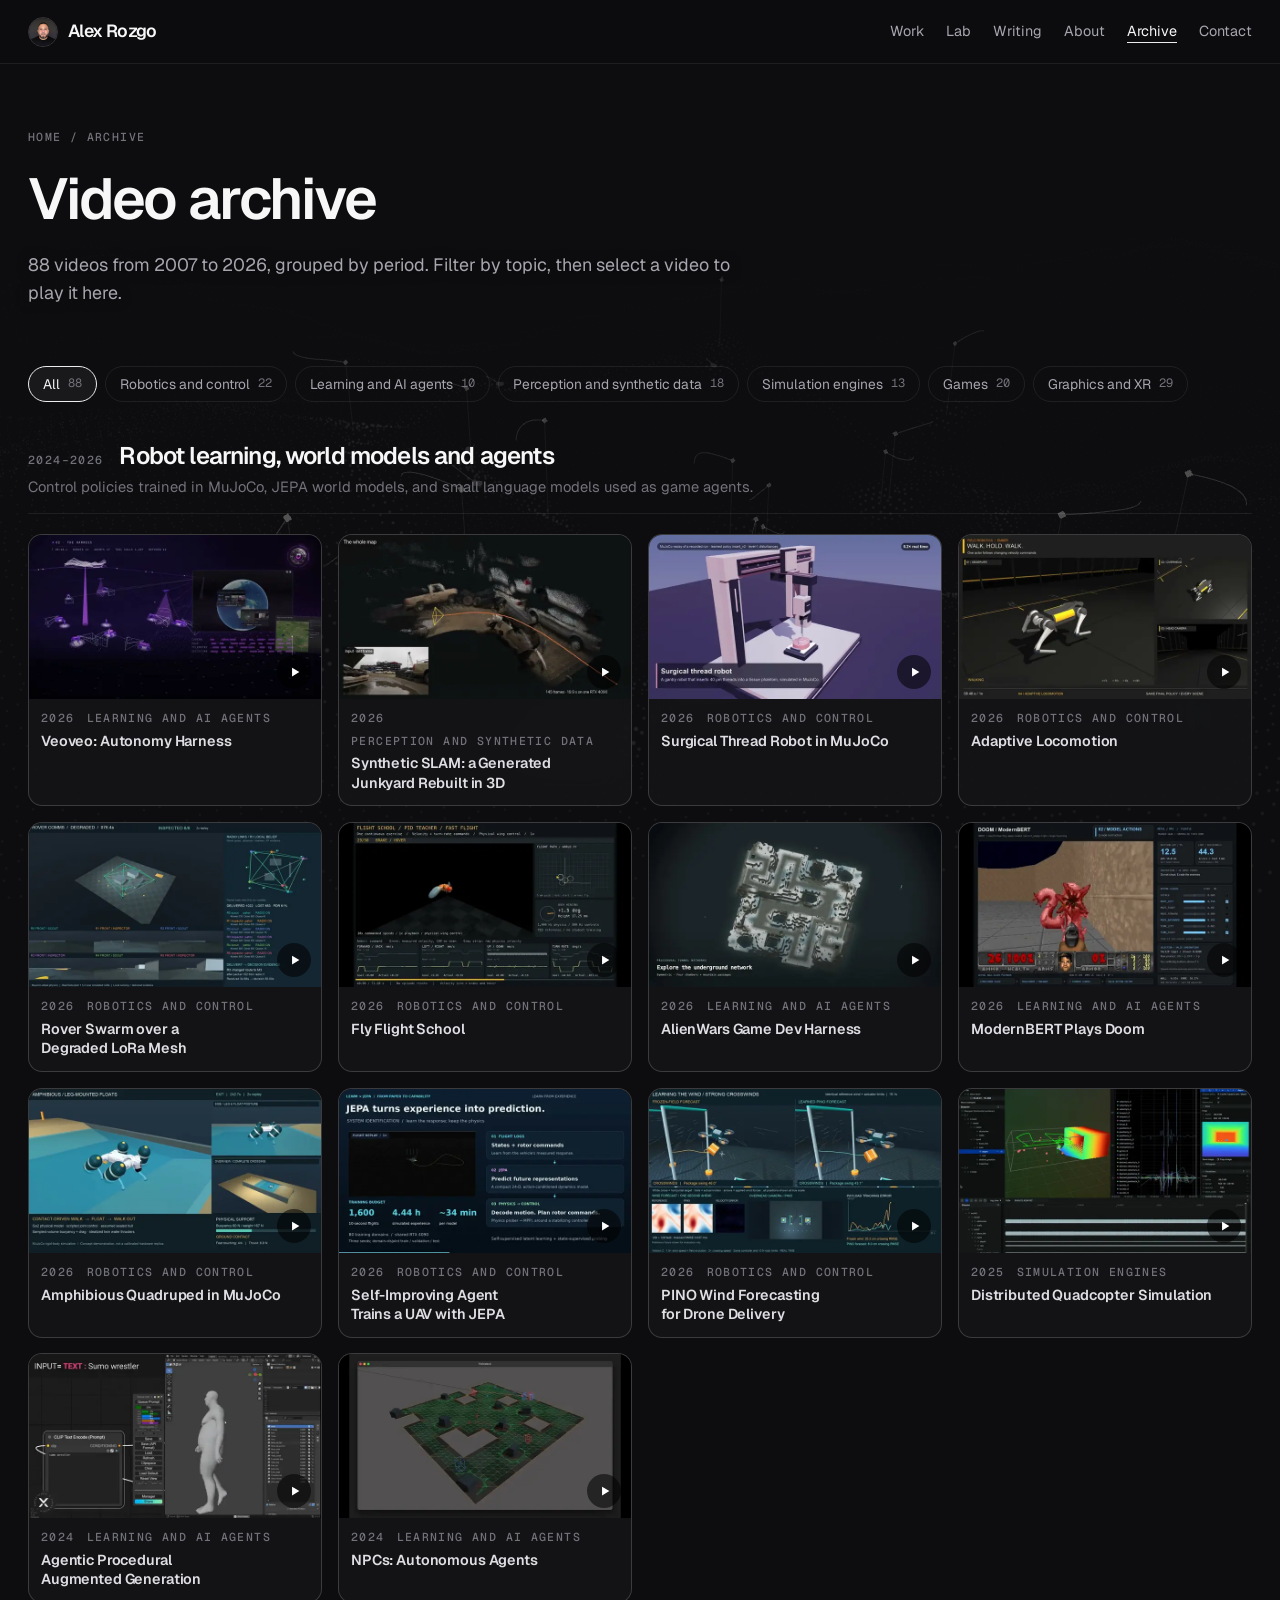
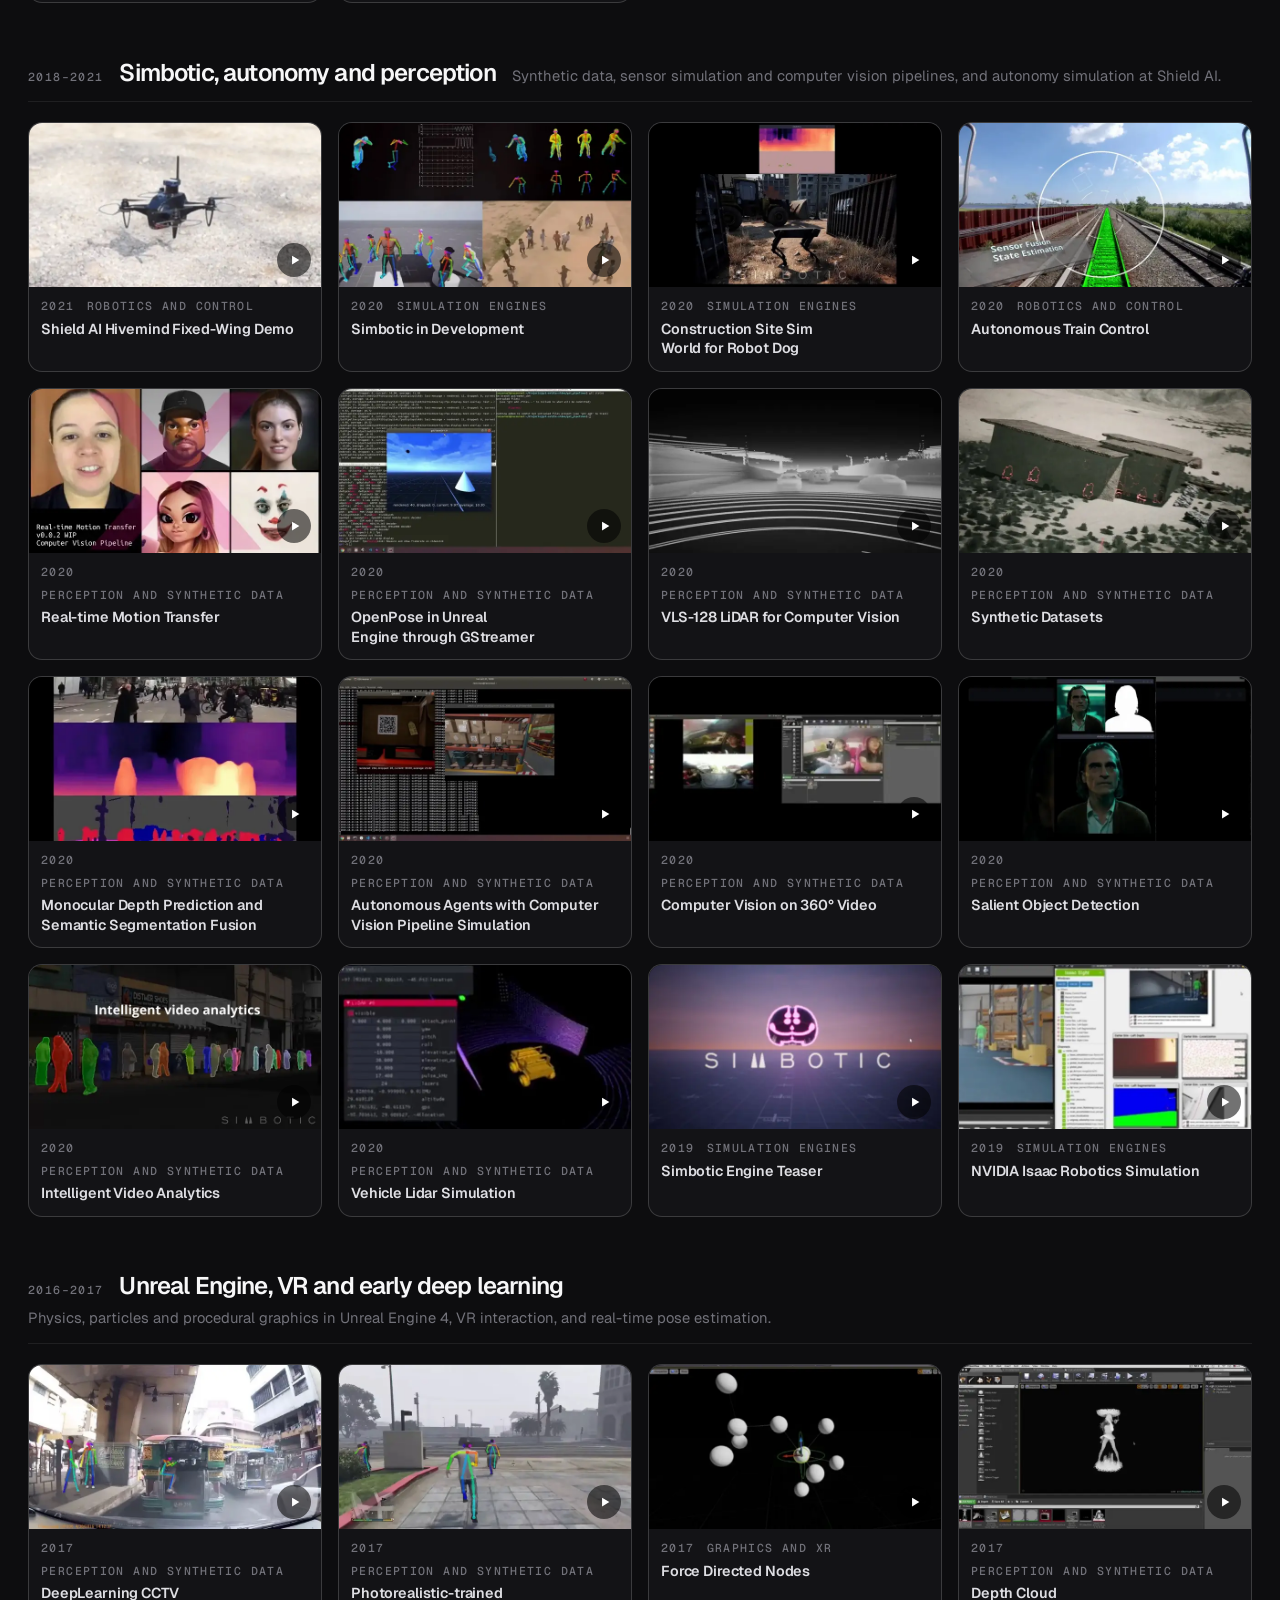
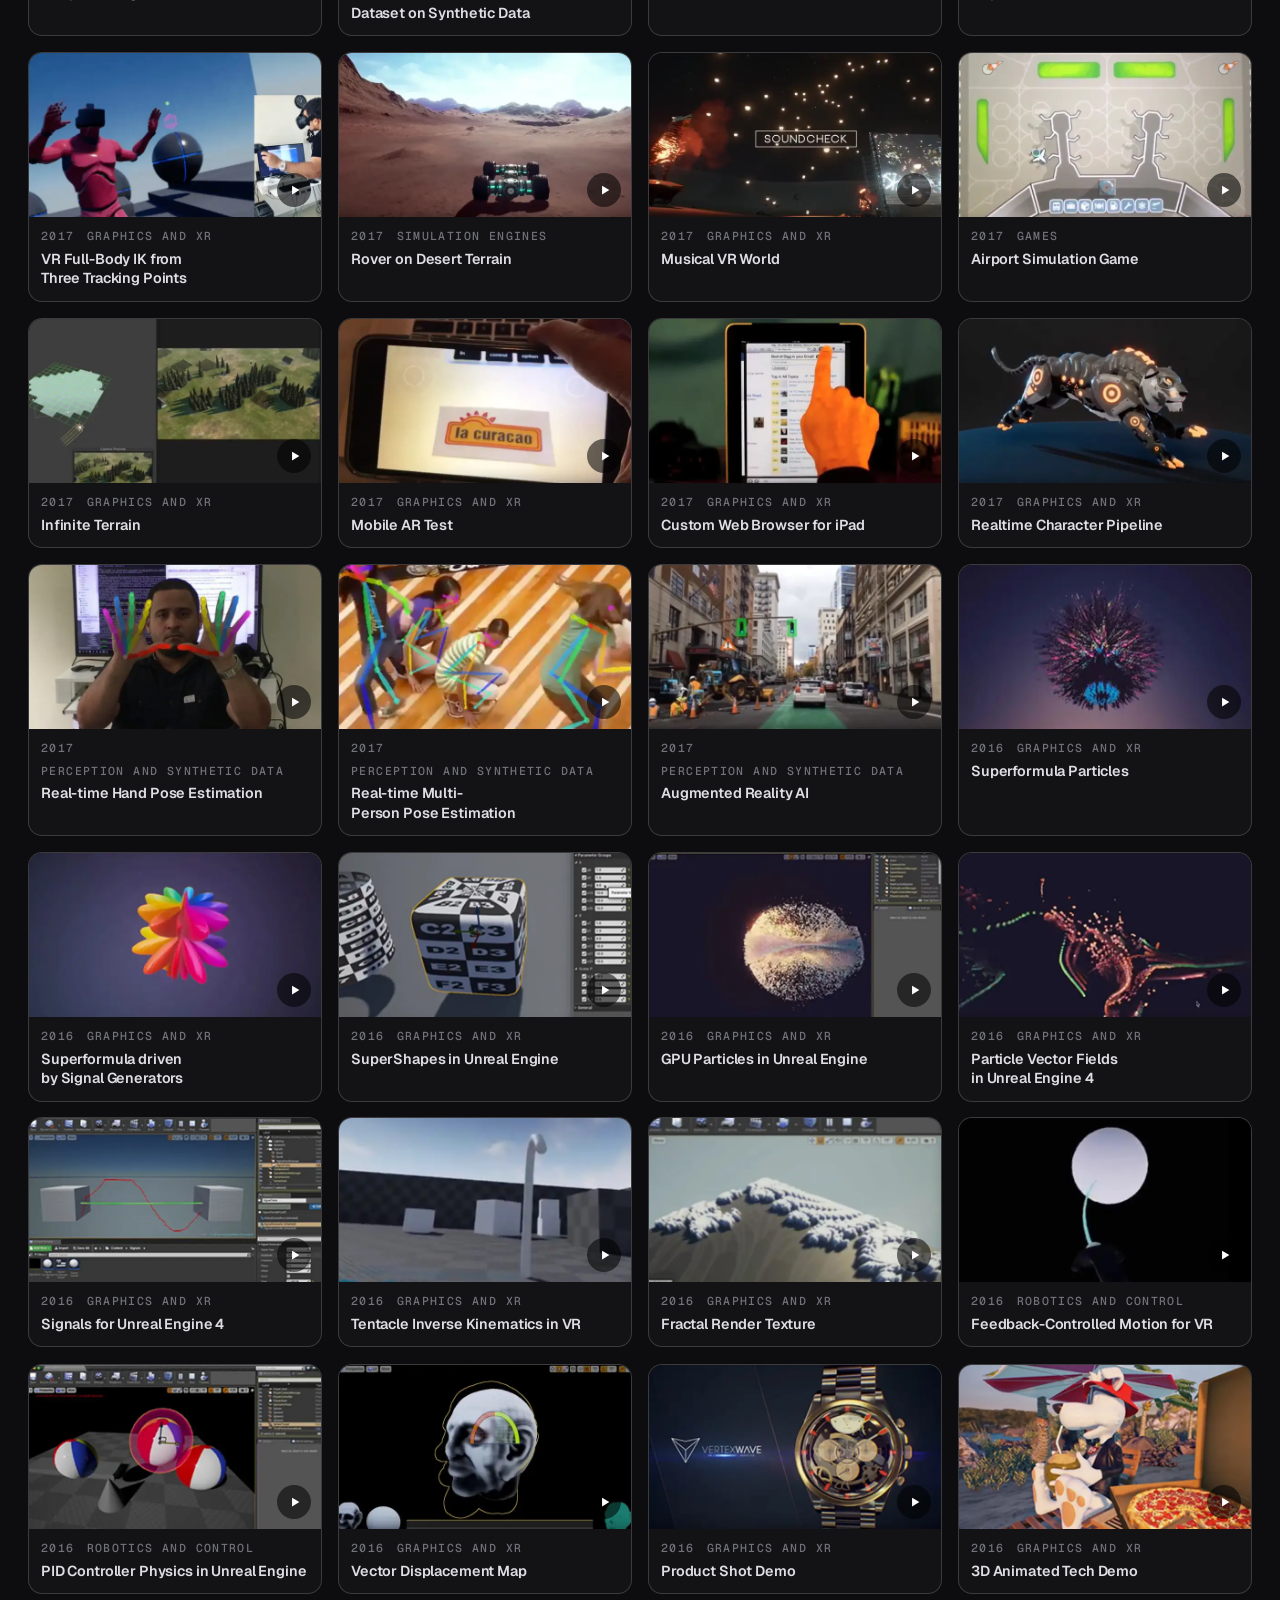
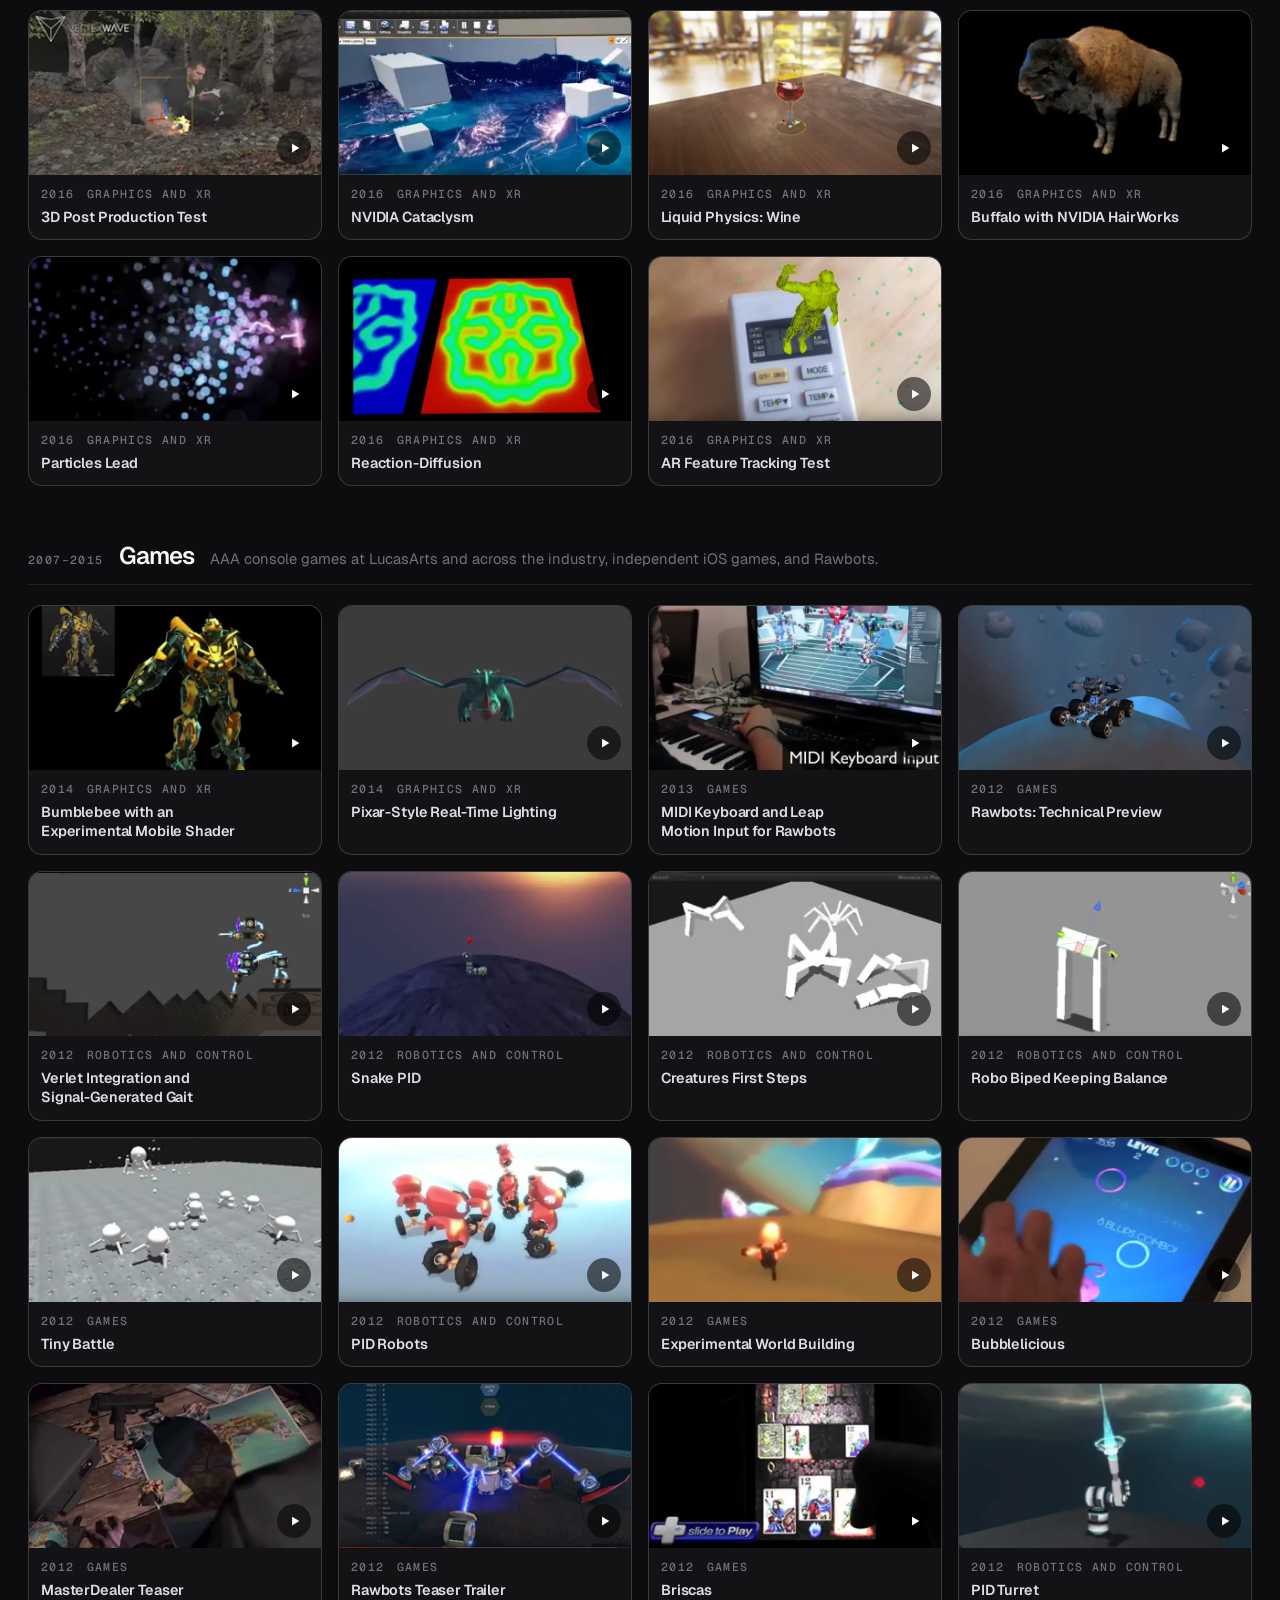
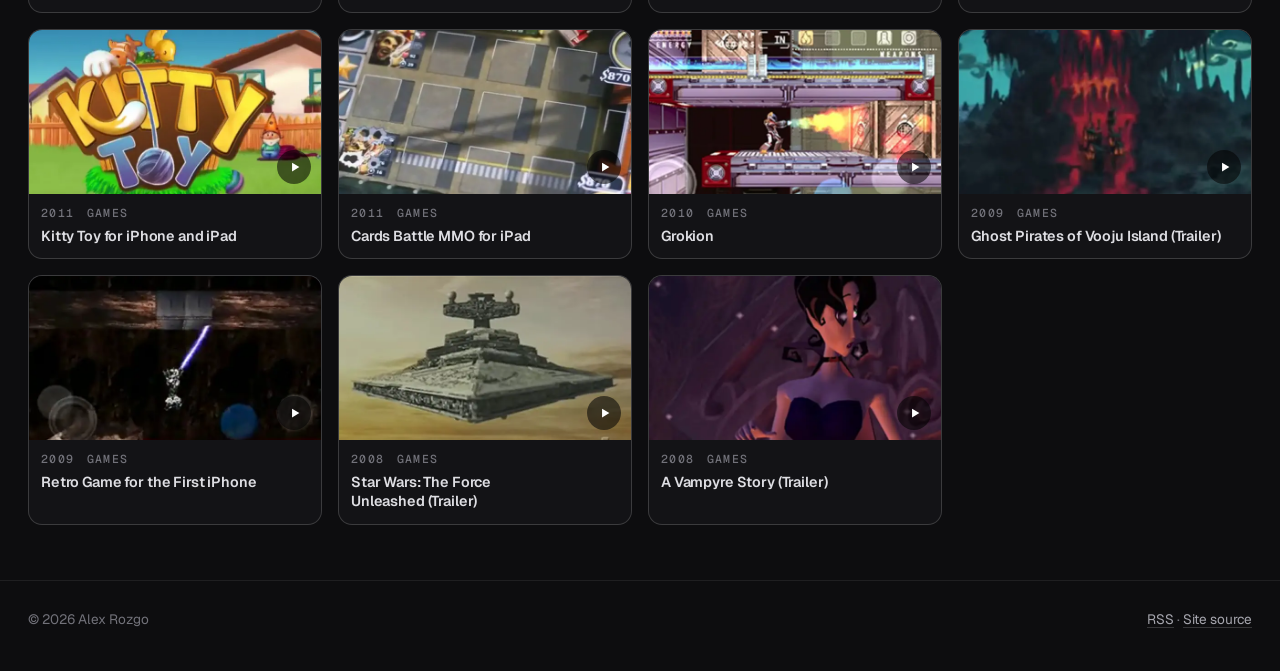
<file: archive/index.html>
<!DOCTYPE html>
<html lang="en">
<head>
    <meta charset="utf-8">
    <meta name="viewport" content="width=device-width, initial-scale=1">
    <title>Video archive · Alex Rozgo</title>
    <meta name="description" content="All 88 videos of Alex Rozgo’s work, 2007–2026, grouped by period and filterable by topic.">
    <meta name="author" content="Alex Rozgo">
    <link rel="canonical" href="https://rozgo.github.io/archive/">
    <link rel="icon" href="../favicon.svg" type="image/svg+xml">
    <link rel="apple-touch-icon" href="../apple-touch-icon.png">
    <link rel="alternate" type="application/rss+xml" title="Alex Rozgo: writing" href="../feed.xml">
    <meta name="theme-color" content="#0d0d0f">
    <meta property="og:type" content="website">
    <meta property="og:site_name" content="Alex Rozgo">
    <meta property="og:url" content="https://rozgo.github.io/archive/">
    <meta property="og:title" content="Video archive · Alex Rozgo">
    <meta property="og:description" content="All 88 videos of Alex Rozgo’s work, 2007–2026, grouped by period and filterable by topic.">
    <meta property="og:image" content="https://rozgo.github.io/media/og.jpg">
    <meta property="og:image:width" content="1200">
    <meta property="og:image:height" content="630">
    <meta property="og:image:alt" content="Alex Rozgo, simulation and AI engineer, above the LiDAR-style terrain from the site background">
    <meta name="twitter:card" content="summary_large_image">
    <meta name="twitter:site" content="@rozgo">
    <meta name="twitter:title" content="Video archive · Alex Rozgo">
    <meta name="twitter:description" content="All 88 videos of Alex Rozgo’s work, 2007–2026, grouped by period and filterable by topic.">
    <meta name="twitter:image" content="https://rozgo.github.io/media/og.jpg">
    <meta name="twitter:image:alt" content="Alex Rozgo, simulation and AI engineer, above the LiDAR-style terrain from the site background">
    <link rel="preconnect" href="https://fonts.googleapis.com">
    <link rel="preconnect" href="https://fonts.gstatic.com" crossorigin>
    <link rel="stylesheet" href="https://fonts.googleapis.com/css2?family=Geist:wght@400;500;600;700&family=Geist+Mono:wght@400;500&display=swap">
    <link rel="stylesheet" href="../css/main.css">
    <script type="module" src="../js/scene.js"></script>
    <script src="../js/main.js" defer></script>
</head>

<body id="top" data-scene="ambient">
    <canvas id="world" aria-hidden="true"></canvas>
    <a class="skip-link" href="#main">Skip to content</a>
    <header class="site-header">
        <div class="wrap">
            <a class="brand" href="../"><img class="brand-avatar" src="../media/rozgo-avatar.webp" alt="" width="36" height="36" loading="eager" decoding="async">Alex Rozgo</a>
            <nav class="nav" id="site-nav" aria-label="Main">
                <a href="../#work">Work</a>
                <a href="../#lab">Lab</a>
                <a href="../#writing">Writing</a>
                <a href="../#about">About</a>
                <a href="../archive/" aria-current="page">Archive</a>
                <a href="../#contact">Contact</a>
            </nav>
            <button type="button" class="icon-button menu-button" data-menu-toggle aria-controls="site-nav" aria-expanded="false" aria-label="Menu"><svg viewBox="0 0 24 24" aria-hidden="true"><path d="M4 7h16M4 12h16M4 17h16" stroke="currentColor" stroke-width="1.8" stroke-linecap="round"/></svg></button>
        </div>
    </header>

    <main id="main">
        <div class="wrap">
            <div class="page-head">
                <div class="crumbs label"><a href="../">Home</a> / Archive</div>
                <h1>Video archive</h1>
                <p class="page-lede">88 videos from 2007 to 2026, grouped by period. Filter by topic, then select a video to play it here.</p>
            </div>
            <div class="filters" data-filters role="group" aria-label="Filter by topic">
                <button type="button" class="filter" data-filter="all" aria-pressed="true">All <span class="filter-count">88</span></button><button type="button" class="filter" data-filter="robot" aria-pressed="false">Robotics and control <span class="filter-count"></span></button><button type="button" class="filter" data-filter="agents" aria-pressed="false">Learning and AI agents <span class="filter-count"></span></button><button type="button" class="filter" data-filter="percep" aria-pressed="false">Perception and synthetic data <span class="filter-count"></span></button><button type="button" class="filter" data-filter="sim" aria-pressed="false">Simulation engines <span class="filter-count"></span></button><button type="button" class="filter" data-filter="games" aria-pressed="false">Games <span class="filter-count"></span></button><button type="button" class="filter" data-filter="gfx" aria-pressed="false">Graphics and XR <span class="filter-count"></span></button>
            </div>
            
            <section class="era" id="era-2024-2026">
                <div class="era-head">
                    <span class="label">2024–2026</span>
                    <h2>Robot learning, world models and agents</h2>
                    <p>Control policies trained in MuJoCo, JEPA world models, and small language models used as game agents.</p>
                </div>
                <div class="clips clips--compact" data-video-group>
                <a class="clip" href="https://www.youtube.com/watch?v=sK0ZtObhhro" data-video data-title="Veoveo: Autonomy Harness" data-sub="2026" data-topics="agents robot">
                    <div class="clip-media">
                        <img src="../media/thumbs/sK0ZtObhhro.webp" alt="" width="640" height="360" loading="lazy" decoding="async">
                        <span class="clip-play"><svg viewBox="0 0 24 24" aria-hidden="true"><path d="M7 4.5v15l12.5-7.5L7 4.5Z" fill="currentColor"/></svg></span>
                    </div>
                    <div class="clip-body">
                        <div class="clip-meta"><span class="label">2026</span><span class="label">Learning and AI agents</span></div>
                        <h3>Veoveo: Autonomy Harness</h3>
                    </div>
                </a>
                <a class="clip" href="https://www.youtube.com/watch?v=TBjPg-n815U" data-video data-title="Synthetic SLAM: a Generated Junkyard Rebuilt in 3D" data-sub="2026" data-topics="percep sim">
                    <div class="clip-media">
                        <img src="../media/thumbs/TBjPg-n815U.webp" alt="" width="640" height="360" loading="lazy" decoding="async">
                        <span class="clip-play"><svg viewBox="0 0 24 24" aria-hidden="true"><path d="M7 4.5v15l12.5-7.5L7 4.5Z" fill="currentColor"/></svg></span>
                    </div>
                    <div class="clip-body">
                        <div class="clip-meta"><span class="label">2026</span><span class="label">Perception and synthetic data</span></div>
                        <h3>Synthetic SLAM: a Generated Junkyard Rebuilt in 3D</h3>
                    </div>
                </a>
                <a class="clip" href="https://www.youtube.com/watch?v=R3CkOR57v4E" data-video data-title="Surgical Thread Robot in MuJoCo" data-sub="2026" data-topics="robot agents">
                    <div class="clip-media">
                        <img src="../media/thumbs/R3CkOR57v4E.webp" alt="" width="640" height="360" loading="lazy" decoding="async">
                        <span class="clip-play"><svg viewBox="0 0 24 24" aria-hidden="true"><path d="M7 4.5v15l12.5-7.5L7 4.5Z" fill="currentColor"/></svg></span>
                    </div>
                    <div class="clip-body">
                        <div class="clip-meta"><span class="label">2026</span><span class="label">Robotics and control</span></div>
                        <h3>Surgical Thread Robot in MuJoCo</h3>
                    </div>
                </a>
                <a class="clip" href="https://www.youtube.com/watch?v=yv_uwpPm9KQ" data-video data-title="Adaptive Locomotion" data-sub="2026" data-topics="robot agents">
                    <div class="clip-media">
                        <img src="../media/thumbs/yv_uwpPm9KQ.webp" alt="" width="640" height="360" loading="lazy" decoding="async">
                        <span class="clip-play"><svg viewBox="0 0 24 24" aria-hidden="true"><path d="M7 4.5v15l12.5-7.5L7 4.5Z" fill="currentColor"/></svg></span>
                    </div>
                    <div class="clip-body">
                        <div class="clip-meta"><span class="label">2026</span><span class="label">Robotics and control</span></div>
                        <h3>Adaptive Locomotion</h3>
                    </div>
                </a>
                <a class="clip" href="https://www.youtube.com/watch?v=sA_NDf96Dgo" data-video data-title="Rover Swarm over a Degraded LoRa Mesh" data-sub="2026" data-topics="robot sim">
                    <div class="clip-media">
                        <img src="../media/thumbs/sA_NDf96Dgo.webp" alt="" width="640" height="360" loading="lazy" decoding="async">
                        <span class="clip-play"><svg viewBox="0 0 24 24" aria-hidden="true"><path d="M7 4.5v15l12.5-7.5L7 4.5Z" fill="currentColor"/></svg></span>
                    </div>
                    <div class="clip-body">
                        <div class="clip-meta"><span class="label">2026</span><span class="label">Robotics and control</span></div>
                        <h3>Rover Swarm over a Degraded LoRa Mesh</h3>
                    </div>
                </a>
                <a class="clip" href="https://www.youtube.com/watch?v=iAzzoydLlEo" data-video data-title="Fly Flight School" data-sub="2026" data-topics="robot agents">
                    <div class="clip-media">
                        <img src="../media/thumbs/iAzzoydLlEo.webp" alt="" width="640" height="360" loading="lazy" decoding="async">
                        <span class="clip-play"><svg viewBox="0 0 24 24" aria-hidden="true"><path d="M7 4.5v15l12.5-7.5L7 4.5Z" fill="currentColor"/></svg></span>
                    </div>
                    <div class="clip-body">
                        <div class="clip-meta"><span class="label">2026</span><span class="label">Robotics and control</span></div>
                        <h3>Fly Flight School</h3>
                    </div>
                </a>
                <a class="clip" href="https://www.youtube.com/watch?v=2ecaXifPN2M" data-video data-title="AlienWars Game Dev Harness" data-sub="2026" data-topics="agents games">
                    <div class="clip-media">
                        <img src="../media/thumbs/2ecaXifPN2M.webp" alt="" width="640" height="360" loading="lazy" decoding="async">
                        <span class="clip-play"><svg viewBox="0 0 24 24" aria-hidden="true"><path d="M7 4.5v15l12.5-7.5L7 4.5Z" fill="currentColor"/></svg></span>
                    </div>
                    <div class="clip-body">
                        <div class="clip-meta"><span class="label">2026</span><span class="label">Learning and AI agents</span></div>
                        <h3>AlienWars Game Dev Harness</h3>
                    </div>
                </a>
                <a class="clip" href="https://www.youtube.com/watch?v=hXq426rW8gQ" data-video data-title="ModernBERT Plays Doom" data-sub="2026" data-topics="agents games">
                    <div class="clip-media">
                        <img src="../media/thumbs/hXq426rW8gQ.webp" alt="" width="640" height="360" loading="lazy" decoding="async">
                        <span class="clip-play"><svg viewBox="0 0 24 24" aria-hidden="true"><path d="M7 4.5v15l12.5-7.5L7 4.5Z" fill="currentColor"/></svg></span>
                    </div>
                    <div class="clip-body">
                        <div class="clip-meta"><span class="label">2026</span><span class="label">Learning and AI agents</span></div>
                        <h3>ModernBERT Plays Doom</h3>
                    </div>
                </a>
                <a class="clip" href="https://www.youtube.com/watch?v=NMeBjxofL8Y" data-video data-title="Amphibious Quadruped in MuJoCo" data-sub="2026" data-topics="robot sim">
                    <div class="clip-media">
                        <img src="../media/thumbs/NMeBjxofL8Y.webp" alt="" width="640" height="360" loading="lazy" decoding="async">
                        <span class="clip-play"><svg viewBox="0 0 24 24" aria-hidden="true"><path d="M7 4.5v15l12.5-7.5L7 4.5Z" fill="currentColor"/></svg></span>
                    </div>
                    <div class="clip-body">
                        <div class="clip-meta"><span class="label">2026</span><span class="label">Robotics and control</span></div>
                        <h3>Amphibious Quadruped in MuJoCo</h3>
                    </div>
                </a>
                <a class="clip" href="https://www.youtube.com/watch?v=300rm4mPcYg" data-video data-title="Self-Improving Agent Trains a UAV with JEPA" data-sub="2026" data-topics="robot agents">
                    <div class="clip-media">
                        <img src="../media/thumbs/300rm4mPcYg.webp" alt="" width="640" height="360" loading="lazy" decoding="async">
                        <span class="clip-play"><svg viewBox="0 0 24 24" aria-hidden="true"><path d="M7 4.5v15l12.5-7.5L7 4.5Z" fill="currentColor"/></svg></span>
                    </div>
                    <div class="clip-body">
                        <div class="clip-meta"><span class="label">2026</span><span class="label">Robotics and control</span></div>
                        <h3>Self-Improving Agent Trains a UAV with JEPA</h3>
                    </div>
                </a>
                <a class="clip" href="https://www.youtube.com/watch?v=W6TE1dscqE0" data-video data-title="PINO Wind Forecasting for Drone Delivery" data-sub="2026" data-topics="robot agents">
                    <div class="clip-media">
                        <img src="../media/thumbs/W6TE1dscqE0.webp" alt="" width="640" height="360" loading="lazy" decoding="async">
                        <span class="clip-play"><svg viewBox="0 0 24 24" aria-hidden="true"><path d="M7 4.5v15l12.5-7.5L7 4.5Z" fill="currentColor"/></svg></span>
                    </div>
                    <div class="clip-body">
                        <div class="clip-meta"><span class="label">2026</span><span class="label">Robotics and control</span></div>
                        <h3>PINO Wind Forecasting for Drone Delivery</h3>
                    </div>
                </a>
                <a class="clip" href="https://www.youtube.com/watch?v=xP0I3b8d3NI" data-video data-title="Distributed Quadcopter Simulation" data-sub="2025" data-topics="sim robot">
                    <div class="clip-media">
                        <img src="../media/thumbs/xP0I3b8d3NI.webp" alt="" width="640" height="360" loading="lazy" decoding="async">
                        <span class="clip-play"><svg viewBox="0 0 24 24" aria-hidden="true"><path d="M7 4.5v15l12.5-7.5L7 4.5Z" fill="currentColor"/></svg></span>
                    </div>
                    <div class="clip-body">
                        <div class="clip-meta"><span class="label">2025</span><span class="label">Simulation engines</span></div>
                        <h3>Distributed Quadcopter Simulation</h3>
                    </div>
                </a>
                <a class="clip" href="https://www.youtube.com/watch?v=KAEwR96vhnA" data-video data-title="Agentic Procedural Augmented Generation" data-sub="2024" data-topics="agents gfx">
                    <div class="clip-media">
                        <img src="../media/thumbs/KAEwR96vhnA.webp" alt="" width="640" height="360" loading="lazy" decoding="async">
                        <span class="clip-play"><svg viewBox="0 0 24 24" aria-hidden="true"><path d="M7 4.5v15l12.5-7.5L7 4.5Z" fill="currentColor"/></svg></span>
                    </div>
                    <div class="clip-body">
                        <div class="clip-meta"><span class="label">2024</span><span class="label">Learning and AI agents</span></div>
                        <h3>Agentic Procedural Augmented Generation</h3>
                    </div>
                </a>
                <a class="clip" href="https://www.youtube.com/watch?v=H97_h5SBunA" data-video data-title="NPCs: Autonomous Agents" data-sub="2024" data-topics="agents games">
                    <div class="clip-media">
                        <img src="../media/thumbs/H97_h5SBunA.webp" alt="" width="640" height="360" loading="lazy" decoding="async">
                        <span class="clip-play"><svg viewBox="0 0 24 24" aria-hidden="true"><path d="M7 4.5v15l12.5-7.5L7 4.5Z" fill="currentColor"/></svg></span>
                    </div>
                    <div class="clip-body">
                        <div class="clip-meta"><span class="label">2024</span><span class="label">Learning and AI agents</span></div>
                        <h3>NPCs: Autonomous Agents</h3>
                    </div>
                </a>
                </div>
            </section>
            <section class="era" id="era-2018-2021">
                <div class="era-head">
                    <span class="label">2018–2021</span>
                    <h2>Simbotic, autonomy and perception</h2>
                    <p>Synthetic data, sensor simulation and computer vision pipelines, and autonomy simulation at Shield AI.</p>
                </div>
                <div class="clips clips--compact" data-video-group>
                <a class="clip" href="https://www.youtube.com/watch?v=JBJCrtaNgIc" data-video data-title="Shield AI Hivemind Fixed-Wing Demo" data-sub="2021" data-topics="robot sim">
                    <div class="clip-media">
                        <img src="../media/thumbs/JBJCrtaNgIc.webp" alt="" width="640" height="360" loading="lazy" decoding="async">
                        <span class="clip-play"><svg viewBox="0 0 24 24" aria-hidden="true"><path d="M7 4.5v15l12.5-7.5L7 4.5Z" fill="currentColor"/></svg></span>
                    </div>
                    <div class="clip-body">
                        <div class="clip-meta"><span class="label">2021</span><span class="label">Robotics and control</span></div>
                        <h3>Shield AI Hivemind Fixed-Wing Demo</h3>
                    </div>
                </a>
                <a class="clip" href="https://www.youtube.com/watch?v=-ryn17OpqKw" data-video data-title="Simbotic in Development" data-sub="2020" data-topics="sim percep">
                    <div class="clip-media">
                        <img src="../media/thumbs/-ryn17OpqKw.webp" alt="" width="640" height="360" loading="lazy" decoding="async">
                        <span class="clip-play"><svg viewBox="0 0 24 24" aria-hidden="true"><path d="M7 4.5v15l12.5-7.5L7 4.5Z" fill="currentColor"/></svg></span>
                    </div>
                    <div class="clip-body">
                        <div class="clip-meta"><span class="label">2020</span><span class="label">Simulation engines</span></div>
                        <h3>Simbotic in Development</h3>
                    </div>
                </a>
                <a class="clip" href="https://www.youtube.com/watch?v=ZLwd0lIdq1g" data-video data-title="Construction Site Sim World for Robot Dog" data-sub="2020" data-topics="sim robot">
                    <div class="clip-media">
                        <img src="../media/thumbs/ZLwd0lIdq1g.webp" alt="" width="640" height="360" loading="lazy" decoding="async">
                        <span class="clip-play"><svg viewBox="0 0 24 24" aria-hidden="true"><path d="M7 4.5v15l12.5-7.5L7 4.5Z" fill="currentColor"/></svg></span>
                    </div>
                    <div class="clip-body">
                        <div class="clip-meta"><span class="label">2020</span><span class="label">Simulation engines</span></div>
                        <h3>Construction Site Sim World for Robot Dog</h3>
                    </div>
                </a>
                <a class="clip" href="https://www.youtube.com/watch?v=1tSi5Mo-eg4" data-video data-title="Autonomous Train Control" data-sub="2020" data-topics="robot sim">
                    <div class="clip-media">
                        <img src="../media/thumbs/1tSi5Mo-eg4.webp" alt="" width="640" height="360" loading="lazy" decoding="async">
                        <span class="clip-play"><svg viewBox="0 0 24 24" aria-hidden="true"><path d="M7 4.5v15l12.5-7.5L7 4.5Z" fill="currentColor"/></svg></span>
                    </div>
                    <div class="clip-body">
                        <div class="clip-meta"><span class="label">2020</span><span class="label">Robotics and control</span></div>
                        <h3>Autonomous Train Control</h3>
                    </div>
                </a>
                <a class="clip" href="https://www.youtube.com/watch?v=LREMuWTd9Uw" data-video data-title="Real-time Motion Transfer" data-sub="2020" data-topics="percep">
                    <div class="clip-media">
                        <img src="../media/thumbs/LREMuWTd9Uw.webp" alt="" width="640" height="360" loading="lazy" decoding="async">
                        <span class="clip-play"><svg viewBox="0 0 24 24" aria-hidden="true"><path d="M7 4.5v15l12.5-7.5L7 4.5Z" fill="currentColor"/></svg></span>
                    </div>
                    <div class="clip-body">
                        <div class="clip-meta"><span class="label">2020</span><span class="label">Perception and synthetic data</span></div>
                        <h3>Real-time Motion Transfer</h3>
                    </div>
                </a>
                <a class="clip" href="https://www.youtube.com/watch?v=rkNDVcT1bXM" data-video data-title="OpenPose in Unreal Engine through GStreamer" data-sub="2020" data-topics="percep">
                    <div class="clip-media">
                        <img src="../media/thumbs/rkNDVcT1bXM.webp" alt="" width="640" height="360" loading="lazy" decoding="async">
                        <span class="clip-play"><svg viewBox="0 0 24 24" aria-hidden="true"><path d="M7 4.5v15l12.5-7.5L7 4.5Z" fill="currentColor"/></svg></span>
                    </div>
                    <div class="clip-body">
                        <div class="clip-meta"><span class="label">2020</span><span class="label">Perception and synthetic data</span></div>
                        <h3>OpenPose in Unreal Engine through GStreamer</h3>
                    </div>
                </a>
                <a class="clip" href="https://www.youtube.com/watch?v=_0ycXmtRX7M" data-video data-title="VLS-128 LiDAR for Computer Vision" data-sub="2020" data-topics="percep">
                    <div class="clip-media">
                        <img src="../media/thumbs/_0ycXmtRX7M.webp" alt="" width="640" height="360" loading="lazy" decoding="async">
                        <span class="clip-play"><svg viewBox="0 0 24 24" aria-hidden="true"><path d="M7 4.5v15l12.5-7.5L7 4.5Z" fill="currentColor"/></svg></span>
                    </div>
                    <div class="clip-body">
                        <div class="clip-meta"><span class="label">2020</span><span class="label">Perception and synthetic data</span></div>
                        <h3>VLS-128 LiDAR for Computer Vision</h3>
                    </div>
                </a>
                <a class="clip" href="https://www.youtube.com/watch?v=8f-a1so-m9o" data-video data-title="Synthetic Datasets" data-sub="2020" data-topics="percep">
                    <div class="clip-media">
                        <img src="../media/thumbs/8f-a1so-m9o.webp" alt="" width="640" height="360" loading="lazy" decoding="async">
                        <span class="clip-play"><svg viewBox="0 0 24 24" aria-hidden="true"><path d="M7 4.5v15l12.5-7.5L7 4.5Z" fill="currentColor"/></svg></span>
                    </div>
                    <div class="clip-body">
                        <div class="clip-meta"><span class="label">2020</span><span class="label">Perception and synthetic data</span></div>
                        <h3>Synthetic Datasets</h3>
                    </div>
                </a>
                <a class="clip" href="https://www.youtube.com/watch?v=66yT8JO3pyQ" data-video data-title="Monocular Depth Prediction and Semantic Segmentation Fusion" data-sub="2020" data-topics="percep">
                    <div class="clip-media">
                        <img src="../media/thumbs/66yT8JO3pyQ.webp" alt="" width="640" height="360" loading="lazy" decoding="async">
                        <span class="clip-play"><svg viewBox="0 0 24 24" aria-hidden="true"><path d="M7 4.5v15l12.5-7.5L7 4.5Z" fill="currentColor"/></svg></span>
                    </div>
                    <div class="clip-body">
                        <div class="clip-meta"><span class="label">2020</span><span class="label">Perception and synthetic data</span></div>
                        <h3>Monocular Depth Prediction and Semantic Segmentation Fusion</h3>
                    </div>
                </a>
                <a class="clip" href="https://www.youtube.com/watch?v=39Kb8YVYgMM" data-video data-title="Autonomous Agents with Computer Vision Pipeline Simulation" data-sub="2020" data-topics="percep sim">
                    <div class="clip-media">
                        <img src="../media/thumbs/39Kb8YVYgMM.webp" alt="" width="640" height="360" loading="lazy" decoding="async">
                        <span class="clip-play"><svg viewBox="0 0 24 24" aria-hidden="true"><path d="M7 4.5v15l12.5-7.5L7 4.5Z" fill="currentColor"/></svg></span>
                    </div>
                    <div class="clip-body">
                        <div class="clip-meta"><span class="label">2020</span><span class="label">Perception and synthetic data</span></div>
                        <h3>Autonomous Agents with Computer Vision Pipeline Simulation</h3>
                    </div>
                </a>
                <a class="clip" href="https://www.youtube.com/watch?v=JtG2sGy9cKs" data-video data-title="Computer Vision on 360° Video" data-sub="2020" data-topics="percep">
                    <div class="clip-media">
                        <img src="../media/thumbs/JtG2sGy9cKs.webp" alt="" width="640" height="360" loading="lazy" decoding="async">
                        <span class="clip-play"><svg viewBox="0 0 24 24" aria-hidden="true"><path d="M7 4.5v15l12.5-7.5L7 4.5Z" fill="currentColor"/></svg></span>
                    </div>
                    <div class="clip-body">
                        <div class="clip-meta"><span class="label">2020</span><span class="label">Perception and synthetic data</span></div>
                        <h3>Computer Vision on 360° Video</h3>
                    </div>
                </a>
                <a class="clip" href="https://www.youtube.com/watch?v=TJTn5dcb4nE" data-video data-title="Salient Object Detection" data-sub="2020" data-topics="percep">
                    <div class="clip-media">
                        <img src="../media/thumbs/TJTn5dcb4nE.webp" alt="" width="640" height="360" loading="lazy" decoding="async">
                        <span class="clip-play"><svg viewBox="0 0 24 24" aria-hidden="true"><path d="M7 4.5v15l12.5-7.5L7 4.5Z" fill="currentColor"/></svg></span>
                    </div>
                    <div class="clip-body">
                        <div class="clip-meta"><span class="label">2020</span><span class="label">Perception and synthetic data</span></div>
                        <h3>Salient Object Detection</h3>
                    </div>
                </a>
                <a class="clip" href="https://www.youtube.com/watch?v=jC-2PbZ42w0" data-video data-title="Intelligent Video Analytics" data-sub="2020" data-topics="percep">
                    <div class="clip-media">
                        <img src="../media/thumbs/jC-2PbZ42w0.webp" alt="" width="640" height="360" loading="lazy" decoding="async">
                        <span class="clip-play"><svg viewBox="0 0 24 24" aria-hidden="true"><path d="M7 4.5v15l12.5-7.5L7 4.5Z" fill="currentColor"/></svg></span>
                    </div>
                    <div class="clip-body">
                        <div class="clip-meta"><span class="label">2020</span><span class="label">Perception and synthetic data</span></div>
                        <h3>Intelligent Video Analytics</h3>
                    </div>
                </a>
                <a class="clip" href="https://www.youtube.com/watch?v=r-0xqr8tvK0" data-video data-title="Vehicle Lidar Simulation" data-sub="2020" data-topics="percep sim">
                    <div class="clip-media">
                        <img src="../media/thumbs/r-0xqr8tvK0.webp" alt="" width="640" height="360" loading="lazy" decoding="async">
                        <span class="clip-play"><svg viewBox="0 0 24 24" aria-hidden="true"><path d="M7 4.5v15l12.5-7.5L7 4.5Z" fill="currentColor"/></svg></span>
                    </div>
                    <div class="clip-body">
                        <div class="clip-meta"><span class="label">2020</span><span class="label">Perception and synthetic data</span></div>
                        <h3>Vehicle Lidar Simulation</h3>
                    </div>
                </a>
                <a class="clip" href="https://www.youtube.com/watch?v=IENWIoVnhRk" data-video data-title="Simbotic Engine Teaser" data-sub="2019" data-topics="sim">
                    <div class="clip-media">
                        <img src="../media/thumbs/IENWIoVnhRk.webp" alt="" width="640" height="360" loading="lazy" decoding="async">
                        <span class="clip-play"><svg viewBox="0 0 24 24" aria-hidden="true"><path d="M7 4.5v15l12.5-7.5L7 4.5Z" fill="currentColor"/></svg></span>
                    </div>
                    <div class="clip-body">
                        <div class="clip-meta"><span class="label">2019</span><span class="label">Simulation engines</span></div>
                        <h3>Simbotic Engine Teaser</h3>
                    </div>
                </a>
                <a class="clip" href="https://www.youtube.com/watch?v=RdIpDA9sxlU" data-video data-title="NVIDIA Isaac Robotics Simulation" data-sub="2019" data-topics="sim robot">
                    <div class="clip-media">
                        <img src="../media/thumbs/RdIpDA9sxlU.webp" alt="" width="640" height="360" loading="lazy" decoding="async">
                        <span class="clip-play"><svg viewBox="0 0 24 24" aria-hidden="true"><path d="M7 4.5v15l12.5-7.5L7 4.5Z" fill="currentColor"/></svg></span>
                    </div>
                    <div class="clip-body">
                        <div class="clip-meta"><span class="label">2019</span><span class="label">Simulation engines</span></div>
                        <h3>NVIDIA Isaac Robotics Simulation</h3>
                    </div>
                </a>
                </div>
            </section>
            <section class="era" id="era-2016-2017">
                <div class="era-head">
                    <span class="label">2016–2017</span>
                    <h2>Unreal Engine, VR and early deep learning</h2>
                    <p>Physics, particles and procedural graphics in Unreal Engine 4, VR interaction, and real-time pose estimation.</p>
                </div>
                <div class="clips clips--compact" data-video-group>
                <a class="clip" href="https://www.youtube.com/watch?v=1Nkb2Ler3RI" data-video data-title="DeepLearning CCTV" data-sub="2017" data-topics="percep">
                    <div class="clip-media">
                        <img src="../media/thumbs/1Nkb2Ler3RI.webp" alt="" width="640" height="360" loading="lazy" decoding="async">
                        <span class="clip-play"><svg viewBox="0 0 24 24" aria-hidden="true"><path d="M7 4.5v15l12.5-7.5L7 4.5Z" fill="currentColor"/></svg></span>
                    </div>
                    <div class="clip-body">
                        <div class="clip-meta"><span class="label">2017</span><span class="label">Perception and synthetic data</span></div>
                        <h3>DeepLearning CCTV</h3>
                    </div>
                </a>
                <a class="clip" href="https://www.youtube.com/watch?v=odvfQ4E82oY" data-video data-title="Photorealistic-trained Dataset on Synthetic Data" data-sub="2017" data-topics="percep">
                    <div class="clip-media">
                        <img src="../media/thumbs/odvfQ4E82oY.webp" alt="" width="640" height="360" loading="lazy" decoding="async">
                        <span class="clip-play"><svg viewBox="0 0 24 24" aria-hidden="true"><path d="M7 4.5v15l12.5-7.5L7 4.5Z" fill="currentColor"/></svg></span>
                    </div>
                    <div class="clip-body">
                        <div class="clip-meta"><span class="label">2017</span><span class="label">Perception and synthetic data</span></div>
                        <h3>Photorealistic-trained Dataset on Synthetic Data</h3>
                    </div>
                </a>
                <a class="clip" href="https://www.youtube.com/watch?v=JilA_-inePk" data-video data-title="Force Directed Nodes" data-sub="2017" data-topics="gfx">
                    <div class="clip-media">
                        <img src="../media/thumbs/JilA_-inePk.webp" alt="" width="640" height="360" loading="lazy" decoding="async">
                        <span class="clip-play"><svg viewBox="0 0 24 24" aria-hidden="true"><path d="M7 4.5v15l12.5-7.5L7 4.5Z" fill="currentColor"/></svg></span>
                    </div>
                    <div class="clip-body">
                        <div class="clip-meta"><span class="label">2017</span><span class="label">Graphics and XR</span></div>
                        <h3>Force Directed Nodes</h3>
                    </div>
                </a>
                <a class="clip" href="https://www.youtube.com/watch?v=8dxVQeRzfeU" data-video data-title="Depth Cloud" data-sub="2017" data-topics="percep">
                    <div class="clip-media">
                        <img src="../media/thumbs/8dxVQeRzfeU.webp" alt="" width="640" height="360" loading="lazy" decoding="async">
                        <span class="clip-play"><svg viewBox="0 0 24 24" aria-hidden="true"><path d="M7 4.5v15l12.5-7.5L7 4.5Z" fill="currentColor"/></svg></span>
                    </div>
                    <div class="clip-body">
                        <div class="clip-meta"><span class="label">2017</span><span class="label">Perception and synthetic data</span></div>
                        <h3>Depth Cloud</h3>
                    </div>
                </a>
                <a class="clip" href="https://www.youtube.com/watch?v=0b1emlg5x2c" data-video data-title="VR Full-Body IK from Three Tracking Points" data-sub="2017" data-topics="gfx">
                    <div class="clip-media">
                        <img src="../media/thumbs/0b1emlg5x2c.webp" alt="" width="640" height="360" loading="lazy" decoding="async">
                        <span class="clip-play"><svg viewBox="0 0 24 24" aria-hidden="true"><path d="M7 4.5v15l12.5-7.5L7 4.5Z" fill="currentColor"/></svg></span>
                    </div>
                    <div class="clip-body">
                        <div class="clip-meta"><span class="label">2017</span><span class="label">Graphics and XR</span></div>
                        <h3>VR Full-Body IK from Three Tracking Points</h3>
                    </div>
                </a>
                <a class="clip" href="https://www.youtube.com/watch?v=onbuz5Xq-mA" data-video data-title="Rover on Desert Terrain" data-sub="2017" data-topics="sim">
                    <div class="clip-media">
                        <img src="../media/thumbs/onbuz5Xq-mA.webp" alt="" width="640" height="360" loading="lazy" decoding="async">
                        <span class="clip-play"><svg viewBox="0 0 24 24" aria-hidden="true"><path d="M7 4.5v15l12.5-7.5L7 4.5Z" fill="currentColor"/></svg></span>
                    </div>
                    <div class="clip-body">
                        <div class="clip-meta"><span class="label">2017</span><span class="label">Simulation engines</span></div>
                        <h3>Rover on Desert Terrain</h3>
                    </div>
                </a>
                <a class="clip" href="https://www.youtube.com/watch?v=wKVUG04qhC0" data-video data-title="Musical VR World" data-sub="2017" data-topics="gfx games">
                    <div class="clip-media">
                        <img src="../media/thumbs/wKVUG04qhC0.webp" alt="" width="640" height="360" loading="lazy" decoding="async">
                        <span class="clip-play"><svg viewBox="0 0 24 24" aria-hidden="true"><path d="M7 4.5v15l12.5-7.5L7 4.5Z" fill="currentColor"/></svg></span>
                    </div>
                    <div class="clip-body">
                        <div class="clip-meta"><span class="label">2017</span><span class="label">Graphics and XR</span></div>
                        <h3>Musical VR World</h3>
                    </div>
                </a>
                <a class="clip" href="https://www.youtube.com/watch?v=WTiKMW5CrM4" data-video data-title="Airport Simulation Game" data-sub="2017" data-topics="games">
                    <div class="clip-media">
                        <img src="../media/thumbs/WTiKMW5CrM4.webp" alt="" width="640" height="360" loading="lazy" decoding="async">
                        <span class="clip-play"><svg viewBox="0 0 24 24" aria-hidden="true"><path d="M7 4.5v15l12.5-7.5L7 4.5Z" fill="currentColor"/></svg></span>
                    </div>
                    <div class="clip-body">
                        <div class="clip-meta"><span class="label">2017</span><span class="label">Games</span></div>
                        <h3>Airport Simulation Game</h3>
                    </div>
                </a>
                <a class="clip" href="https://www.youtube.com/watch?v=Ob8icqlv7Ns" data-video data-title="Infinite Terrain" data-sub="2017" data-topics="gfx">
                    <div class="clip-media">
                        <img src="../media/thumbs/Ob8icqlv7Ns.webp" alt="" width="640" height="360" loading="lazy" decoding="async">
                        <span class="clip-play"><svg viewBox="0 0 24 24" aria-hidden="true"><path d="M7 4.5v15l12.5-7.5L7 4.5Z" fill="currentColor"/></svg></span>
                    </div>
                    <div class="clip-body">
                        <div class="clip-meta"><span class="label">2017</span><span class="label">Graphics and XR</span></div>
                        <h3>Infinite Terrain</h3>
                    </div>
                </a>
                <a class="clip" href="https://www.youtube.com/watch?v=av6XyfeHr-g" data-video data-title="Mobile AR Test" data-sub="2017" data-topics="gfx">
                    <div class="clip-media">
                        <img src="../media/thumbs/av6XyfeHr-g.webp" alt="" width="640" height="360" loading="lazy" decoding="async">
                        <span class="clip-play"><svg viewBox="0 0 24 24" aria-hidden="true"><path d="M7 4.5v15l12.5-7.5L7 4.5Z" fill="currentColor"/></svg></span>
                    </div>
                    <div class="clip-body">
                        <div class="clip-meta"><span class="label">2017</span><span class="label">Graphics and XR</span></div>
                        <h3>Mobile AR Test</h3>
                    </div>
                </a>
                <a class="clip" href="https://www.youtube.com/watch?v=THnYD5_382k" data-video data-title="Custom Web Browser for iPad" data-sub="2017" data-topics="gfx">
                    <div class="clip-media">
                        <img src="../media/thumbs/THnYD5_382k.webp" alt="" width="640" height="360" loading="lazy" decoding="async">
                        <span class="clip-play"><svg viewBox="0 0 24 24" aria-hidden="true"><path d="M7 4.5v15l12.5-7.5L7 4.5Z" fill="currentColor"/></svg></span>
                    </div>
                    <div class="clip-body">
                        <div class="clip-meta"><span class="label">2017</span><span class="label">Graphics and XR</span></div>
                        <h3>Custom Web Browser for iPad</h3>
                    </div>
                </a>
                <a class="clip" href="https://www.youtube.com/watch?v=WevwzLbWjD8" data-video data-title="Realtime Character Pipeline" data-sub="2017" data-topics="gfx">
                    <div class="clip-media">
                        <img src="../media/thumbs/WevwzLbWjD8.webp" alt="" width="640" height="360" loading="lazy" decoding="async">
                        <span class="clip-play"><svg viewBox="0 0 24 24" aria-hidden="true"><path d="M7 4.5v15l12.5-7.5L7 4.5Z" fill="currentColor"/></svg></span>
                    </div>
                    <div class="clip-body">
                        <div class="clip-meta"><span class="label">2017</span><span class="label">Graphics and XR</span></div>
                        <h3>Realtime Character Pipeline</h3>
                    </div>
                </a>
                <a class="clip" href="https://www.youtube.com/watch?v=bEmZMk1VmhQ" data-video data-title="Real-time Hand Pose Estimation" data-sub="2017" data-topics="percep">
                    <div class="clip-media">
                        <img src="../media/thumbs/bEmZMk1VmhQ.webp" alt="" width="640" height="360" loading="lazy" decoding="async">
                        <span class="clip-play"><svg viewBox="0 0 24 24" aria-hidden="true"><path d="M7 4.5v15l12.5-7.5L7 4.5Z" fill="currentColor"/></svg></span>
                    </div>
                    <div class="clip-body">
                        <div class="clip-meta"><span class="label">2017</span><span class="label">Perception and synthetic data</span></div>
                        <h3>Real-time Hand Pose Estimation</h3>
                    </div>
                </a>
                <a class="clip" href="https://www.youtube.com/watch?v=PfPeppiGceI" data-video data-title="Real-time Multi-Person Pose Estimation" data-sub="2017" data-topics="percep">
                    <div class="clip-media">
                        <img src="../media/thumbs/PfPeppiGceI.webp" alt="" width="640" height="360" loading="lazy" decoding="async">
                        <span class="clip-play"><svg viewBox="0 0 24 24" aria-hidden="true"><path d="M7 4.5v15l12.5-7.5L7 4.5Z" fill="currentColor"/></svg></span>
                    </div>
                    <div class="clip-body">
                        <div class="clip-meta"><span class="label">2017</span><span class="label">Perception and synthetic data</span></div>
                        <h3>Real-time Multi-Person Pose Estimation</h3>
                    </div>
                </a>
                <a class="clip" href="https://www.youtube.com/watch?v=TISMgOG-GD8" data-video data-title="Augmented Reality AI" data-sub="2017" data-topics="percep">
                    <div class="clip-media">
                        <img src="../media/thumbs/TISMgOG-GD8.webp" alt="" width="640" height="360" loading="lazy" decoding="async">
                        <span class="clip-play"><svg viewBox="0 0 24 24" aria-hidden="true"><path d="M7 4.5v15l12.5-7.5L7 4.5Z" fill="currentColor"/></svg></span>
                    </div>
                    <div class="clip-body">
                        <div class="clip-meta"><span class="label">2017</span><span class="label">Perception and synthetic data</span></div>
                        <h3>Augmented Reality AI</h3>
                    </div>
                </a>
                <a class="clip" href="https://www.youtube.com/watch?v=735aedKBwY4" data-video data-title="Superformula Particles" data-sub="2016" data-topics="gfx">
                    <div class="clip-media">
                        <img src="../media/thumbs/735aedKBwY4.webp" alt="" width="640" height="360" loading="lazy" decoding="async">
                        <span class="clip-play"><svg viewBox="0 0 24 24" aria-hidden="true"><path d="M7 4.5v15l12.5-7.5L7 4.5Z" fill="currentColor"/></svg></span>
                    </div>
                    <div class="clip-body">
                        <div class="clip-meta"><span class="label">2016</span><span class="label">Graphics and XR</span></div>
                        <h3>Superformula Particles</h3>
                    </div>
                </a>
                <a class="clip" href="https://www.youtube.com/watch?v=ARK4xeIR2BM" data-video data-title="Superformula driven by Signal Generators" data-sub="2016" data-topics="gfx">
                    <div class="clip-media">
                        <img src="../media/thumbs/ARK4xeIR2BM.webp" alt="" width="640" height="360" loading="lazy" decoding="async">
                        <span class="clip-play"><svg viewBox="0 0 24 24" aria-hidden="true"><path d="M7 4.5v15l12.5-7.5L7 4.5Z" fill="currentColor"/></svg></span>
                    </div>
                    <div class="clip-body">
                        <div class="clip-meta"><span class="label">2016</span><span class="label">Graphics and XR</span></div>
                        <h3>Superformula driven by Signal Generators</h3>
                    </div>
                </a>
                <a class="clip" href="https://www.youtube.com/watch?v=3iOi2vYeWjo" data-video data-title="SuperShapes in Unreal Engine" data-sub="2016" data-topics="gfx">
                    <div class="clip-media">
                        <img src="../media/thumbs/3iOi2vYeWjo.webp" alt="" width="640" height="360" loading="lazy" decoding="async">
                        <span class="clip-play"><svg viewBox="0 0 24 24" aria-hidden="true"><path d="M7 4.5v15l12.5-7.5L7 4.5Z" fill="currentColor"/></svg></span>
                    </div>
                    <div class="clip-body">
                        <div class="clip-meta"><span class="label">2016</span><span class="label">Graphics and XR</span></div>
                        <h3>SuperShapes in Unreal Engine</h3>
                    </div>
                </a>
                <a class="clip" href="https://www.youtube.com/watch?v=hnYrq4Qkfyc" data-video data-title="GPU Particles in Unreal Engine" data-sub="2016" data-topics="gfx">
                    <div class="clip-media">
                        <img src="../media/thumbs/hnYrq4Qkfyc.webp" alt="" width="640" height="360" loading="lazy" decoding="async">
                        <span class="clip-play"><svg viewBox="0 0 24 24" aria-hidden="true"><path d="M7 4.5v15l12.5-7.5L7 4.5Z" fill="currentColor"/></svg></span>
                    </div>
                    <div class="clip-body">
                        <div class="clip-meta"><span class="label">2016</span><span class="label">Graphics and XR</span></div>
                        <h3>GPU Particles in Unreal Engine</h3>
                    </div>
                </a>
                <a class="clip" href="https://www.youtube.com/watch?v=0SMB3IvMI1Y" data-video data-title="Particle Vector Fields in Unreal Engine 4" data-sub="2016" data-topics="gfx">
                    <div class="clip-media">
                        <img src="../media/thumbs/0SMB3IvMI1Y.webp" alt="" width="640" height="360" loading="lazy" decoding="async">
                        <span class="clip-play"><svg viewBox="0 0 24 24" aria-hidden="true"><path d="M7 4.5v15l12.5-7.5L7 4.5Z" fill="currentColor"/></svg></span>
                    </div>
                    <div class="clip-body">
                        <div class="clip-meta"><span class="label">2016</span><span class="label">Graphics and XR</span></div>
                        <h3>Particle Vector Fields in Unreal Engine 4</h3>
                    </div>
                </a>
                <a class="clip" href="https://www.youtube.com/watch?v=ob4G_mD639s" data-video data-title="Signals for Unreal Engine 4" data-sub="2016" data-topics="gfx">
                    <div class="clip-media">
                        <img src="../media/thumbs/ob4G_mD639s.webp" alt="" width="640" height="360" loading="lazy" decoding="async">
                        <span class="clip-play"><svg viewBox="0 0 24 24" aria-hidden="true"><path d="M7 4.5v15l12.5-7.5L7 4.5Z" fill="currentColor"/></svg></span>
                    </div>
                    <div class="clip-body">
                        <div class="clip-meta"><span class="label">2016</span><span class="label">Graphics and XR</span></div>
                        <h3>Signals for Unreal Engine 4</h3>
                    </div>
                </a>
                <a class="clip" href="https://www.youtube.com/watch?v=MmrLJpW2c4g" data-video data-title="Tentacle Inverse Kinematics in VR" data-sub="2016" data-topics="gfx">
                    <div class="clip-media">
                        <img src="../media/thumbs/MmrLJpW2c4g.webp" alt="" width="640" height="360" loading="lazy" decoding="async">
                        <span class="clip-play"><svg viewBox="0 0 24 24" aria-hidden="true"><path d="M7 4.5v15l12.5-7.5L7 4.5Z" fill="currentColor"/></svg></span>
                    </div>
                    <div class="clip-body">
                        <div class="clip-meta"><span class="label">2016</span><span class="label">Graphics and XR</span></div>
                        <h3>Tentacle Inverse Kinematics in VR</h3>
                    </div>
                </a>
                <a class="clip" href="https://www.youtube.com/watch?v=3nNGf1DVOkM" data-video data-title="Fractal Render Texture" data-sub="2016" data-topics="gfx">
                    <div class="clip-media">
                        <img src="../media/thumbs/3nNGf1DVOkM.webp" alt="" width="640" height="360" loading="lazy" decoding="async">
                        <span class="clip-play"><svg viewBox="0 0 24 24" aria-hidden="true"><path d="M7 4.5v15l12.5-7.5L7 4.5Z" fill="currentColor"/></svg></span>
                    </div>
                    <div class="clip-body">
                        <div class="clip-meta"><span class="label">2016</span><span class="label">Graphics and XR</span></div>
                        <h3>Fractal Render Texture</h3>
                    </div>
                </a>
                <a class="clip" href="https://www.youtube.com/watch?v=x28CmFgx1Bc" data-video data-title="Feedback-Controlled Motion for VR" data-sub="2016" data-topics="robot gfx">
                    <div class="clip-media">
                        <img src="../media/thumbs/x28CmFgx1Bc.webp" alt="" width="640" height="360" loading="lazy" decoding="async">
                        <span class="clip-play"><svg viewBox="0 0 24 24" aria-hidden="true"><path d="M7 4.5v15l12.5-7.5L7 4.5Z" fill="currentColor"/></svg></span>
                    </div>
                    <div class="clip-body">
                        <div class="clip-meta"><span class="label">2016</span><span class="label">Robotics and control</span></div>
                        <h3>Feedback-Controlled Motion for VR</h3>
                    </div>
                </a>
                <a class="clip" href="https://www.youtube.com/watch?v=Sv3FWTfFNc4" data-video data-title="PID Controller Physics in Unreal Engine" data-sub="2016" data-topics="robot">
                    <div class="clip-media">
                        <img src="../media/thumbs/Sv3FWTfFNc4.webp" alt="" width="640" height="360" loading="lazy" decoding="async">
                        <span class="clip-play"><svg viewBox="0 0 24 24" aria-hidden="true"><path d="M7 4.5v15l12.5-7.5L7 4.5Z" fill="currentColor"/></svg></span>
                    </div>
                    <div class="clip-body">
                        <div class="clip-meta"><span class="label">2016</span><span class="label">Robotics and control</span></div>
                        <h3>PID Controller Physics in Unreal Engine</h3>
                    </div>
                </a>
                <a class="clip" href="https://www.youtube.com/watch?v=cDKqvrfIu3M" data-video data-title="Vector Displacement Map" data-sub="2016" data-topics="gfx">
                    <div class="clip-media">
                        <img src="../media/thumbs/cDKqvrfIu3M.webp" alt="" width="640" height="360" loading="lazy" decoding="async">
                        <span class="clip-play"><svg viewBox="0 0 24 24" aria-hidden="true"><path d="M7 4.5v15l12.5-7.5L7 4.5Z" fill="currentColor"/></svg></span>
                    </div>
                    <div class="clip-body">
                        <div class="clip-meta"><span class="label">2016</span><span class="label">Graphics and XR</span></div>
                        <h3>Vector Displacement Map</h3>
                    </div>
                </a>
                <a class="clip" href="https://www.youtube.com/watch?v=PR5JiRGRXo4" data-video data-title="Product Shot Demo" data-sub="2016" data-topics="gfx">
                    <div class="clip-media">
                        <img src="../media/thumbs/PR5JiRGRXo4.webp" alt="" width="640" height="360" loading="lazy" decoding="async">
                        <span class="clip-play"><svg viewBox="0 0 24 24" aria-hidden="true"><path d="M7 4.5v15l12.5-7.5L7 4.5Z" fill="currentColor"/></svg></span>
                    </div>
                    <div class="clip-body">
                        <div class="clip-meta"><span class="label">2016</span><span class="label">Graphics and XR</span></div>
                        <h3>Product Shot Demo</h3>
                    </div>
                </a>
                <a class="clip" href="https://www.youtube.com/watch?v=bK5l5kUPDL4" data-video data-title="3D Animated Tech Demo" data-sub="2016" data-topics="gfx">
                    <div class="clip-media">
                        <img src="../media/thumbs/bK5l5kUPDL4.webp" alt="" width="640" height="360" loading="lazy" decoding="async">
                        <span class="clip-play"><svg viewBox="0 0 24 24" aria-hidden="true"><path d="M7 4.5v15l12.5-7.5L7 4.5Z" fill="currentColor"/></svg></span>
                    </div>
                    <div class="clip-body">
                        <div class="clip-meta"><span class="label">2016</span><span class="label">Graphics and XR</span></div>
                        <h3>3D Animated Tech Demo</h3>
                    </div>
                </a>
                <a class="clip" href="https://www.youtube.com/watch?v=Nd6nemhE8N0" data-video data-title="3D Post Production Test" data-sub="2016" data-topics="gfx">
                    <div class="clip-media">
                        <img src="../media/thumbs/Nd6nemhE8N0.webp" alt="" width="640" height="360" loading="lazy" decoding="async">
                        <span class="clip-play"><svg viewBox="0 0 24 24" aria-hidden="true"><path d="M7 4.5v15l12.5-7.5L7 4.5Z" fill="currentColor"/></svg></span>
                    </div>
                    <div class="clip-body">
                        <div class="clip-meta"><span class="label">2016</span><span class="label">Graphics and XR</span></div>
                        <h3>3D Post Production Test</h3>
                    </div>
                </a>
                <a class="clip" href="https://www.youtube.com/watch?v=bktNzHAwwYQ" data-video data-title="NVIDIA Cataclysm" data-sub="2016" data-topics="gfx">
                    <div class="clip-media">
                        <img src="../media/thumbs/bktNzHAwwYQ.webp" alt="" width="640" height="360" loading="lazy" decoding="async">
                        <span class="clip-play"><svg viewBox="0 0 24 24" aria-hidden="true"><path d="M7 4.5v15l12.5-7.5L7 4.5Z" fill="currentColor"/></svg></span>
                    </div>
                    <div class="clip-body">
                        <div class="clip-meta"><span class="label">2016</span><span class="label">Graphics and XR</span></div>
                        <h3>NVIDIA Cataclysm</h3>
                    </div>
                </a>
                <a class="clip" href="https://www.youtube.com/watch?v=i5gS6ipWRJo" data-video data-title="Liquid Physics: Wine" data-sub="2016" data-topics="gfx">
                    <div class="clip-media">
                        <img src="../media/thumbs/i5gS6ipWRJo.webp" alt="" width="640" height="360" loading="lazy" decoding="async">
                        <span class="clip-play"><svg viewBox="0 0 24 24" aria-hidden="true"><path d="M7 4.5v15l12.5-7.5L7 4.5Z" fill="currentColor"/></svg></span>
                    </div>
                    <div class="clip-body">
                        <div class="clip-meta"><span class="label">2016</span><span class="label">Graphics and XR</span></div>
                        <h3>Liquid Physics: Wine</h3>
                    </div>
                </a>
                <a class="clip" href="https://www.youtube.com/watch?v=J-Hqxx9S6tE" data-video data-title="Buffalo with NVIDIA HairWorks" data-sub="2016" data-topics="gfx">
                    <div class="clip-media">
                        <img src="../media/thumbs/J-Hqxx9S6tE.webp" alt="" width="640" height="360" loading="lazy" decoding="async">
                        <span class="clip-play"><svg viewBox="0 0 24 24" aria-hidden="true"><path d="M7 4.5v15l12.5-7.5L7 4.5Z" fill="currentColor"/></svg></span>
                    </div>
                    <div class="clip-body">
                        <div class="clip-meta"><span class="label">2016</span><span class="label">Graphics and XR</span></div>
                        <h3>Buffalo with NVIDIA HairWorks</h3>
                    </div>
                </a>
                <a class="clip" href="https://www.youtube.com/watch?v=laE7BB4ZAh8" data-video data-title="Particles Lead" data-sub="2016" data-topics="gfx">
                    <div class="clip-media">
                        <img src="../media/thumbs/laE7BB4ZAh8.webp" alt="" width="640" height="360" loading="lazy" decoding="async">
                        <span class="clip-play"><svg viewBox="0 0 24 24" aria-hidden="true"><path d="M7 4.5v15l12.5-7.5L7 4.5Z" fill="currentColor"/></svg></span>
                    </div>
                    <div class="clip-body">
                        <div class="clip-meta"><span class="label">2016</span><span class="label">Graphics and XR</span></div>
                        <h3>Particles Lead</h3>
                    </div>
                </a>
                <a class="clip" href="https://www.youtube.com/watch?v=kVCqk4EAytI" data-video data-title="Reaction-Diffusion" data-sub="2016" data-topics="gfx">
                    <div class="clip-media">
                        <img src="../media/thumbs/kVCqk4EAytI.webp" alt="" width="640" height="360" loading="lazy" decoding="async">
                        <span class="clip-play"><svg viewBox="0 0 24 24" aria-hidden="true"><path d="M7 4.5v15l12.5-7.5L7 4.5Z" fill="currentColor"/></svg></span>
                    </div>
                    <div class="clip-body">
                        <div class="clip-meta"><span class="label">2016</span><span class="label">Graphics and XR</span></div>
                        <h3>Reaction-Diffusion</h3>
                    </div>
                </a>
                <a class="clip" href="https://www.youtube.com/watch?v=xEsJVL8hUyg" data-video data-title="AR Feature Tracking Test" data-sub="2016" data-topics="gfx">
                    <div class="clip-media">
                        <img src="../media/thumbs/xEsJVL8hUyg.webp" alt="" width="640" height="360" loading="lazy" decoding="async">
                        <span class="clip-play"><svg viewBox="0 0 24 24" aria-hidden="true"><path d="M7 4.5v15l12.5-7.5L7 4.5Z" fill="currentColor"/></svg></span>
                    </div>
                    <div class="clip-body">
                        <div class="clip-meta"><span class="label">2016</span><span class="label">Graphics and XR</span></div>
                        <h3>AR Feature Tracking Test</h3>
                    </div>
                </a>
                </div>
            </section>
            <section class="era" id="era-2007-2015">
                <div class="era-head">
                    <span class="label">2007–2015</span>
                    <h2>Games</h2>
                    <p>AAA console games at LucasArts and across the industry, independent iOS games, and Rawbots.</p>
                </div>
                <div class="clips clips--compact" data-video-group>
                <a class="clip" href="https://www.youtube.com/watch?v=M4YXZSy0cts" data-video data-title="Bumblebee with an Experimental Mobile Shader" data-sub="2014" data-topics="gfx">
                    <div class="clip-media">
                        <img src="../media/thumbs/M4YXZSy0cts.webp" alt="" width="640" height="360" loading="lazy" decoding="async">
                        <span class="clip-play"><svg viewBox="0 0 24 24" aria-hidden="true"><path d="M7 4.5v15l12.5-7.5L7 4.5Z" fill="currentColor"/></svg></span>
                    </div>
                    <div class="clip-body">
                        <div class="clip-meta"><span class="label">2014</span><span class="label">Graphics and XR</span></div>
                        <h3>Bumblebee with an Experimental Mobile Shader</h3>
                    </div>
                </a>
                <a class="clip" href="https://www.youtube.com/watch?v=t04p4_IrkYU" data-video data-title="Pixar-Style Real-Time Lighting" data-sub="2014" data-topics="gfx">
                    <div class="clip-media">
                        <img src="../media/thumbs/t04p4_IrkYU.webp" alt="" width="640" height="360" loading="lazy" decoding="async">
                        <span class="clip-play"><svg viewBox="0 0 24 24" aria-hidden="true"><path d="M7 4.5v15l12.5-7.5L7 4.5Z" fill="currentColor"/></svg></span>
                    </div>
                    <div class="clip-body">
                        <div class="clip-meta"><span class="label">2014</span><span class="label">Graphics and XR</span></div>
                        <h3>Pixar-Style Real-Time Lighting</h3>
                    </div>
                </a>
                <a class="clip" href="https://www.youtube.com/watch?v=BHfVtFZEkM0" data-video data-title="MIDI Keyboard and Leap Motion Input for Rawbots" data-sub="2013" data-topics="games">
                    <div class="clip-media">
                        <img src="../media/thumbs/BHfVtFZEkM0.webp" alt="" width="640" height="360" loading="lazy" decoding="async">
                        <span class="clip-play"><svg viewBox="0 0 24 24" aria-hidden="true"><path d="M7 4.5v15l12.5-7.5L7 4.5Z" fill="currentColor"/></svg></span>
                    </div>
                    <div class="clip-body">
                        <div class="clip-meta"><span class="label">2013</span><span class="label">Games</span></div>
                        <h3>MIDI Keyboard and Leap Motion Input for Rawbots</h3>
                    </div>
                </a>
                <a class="clip" href="https://www.youtube.com/watch?v=7uXZWniMz9U" data-video data-title="Rawbots: Technical Preview" data-sub="2012" data-topics="games robot">
                    <div class="clip-media">
                        <img src="../media/thumbs/7uXZWniMz9U.webp" alt="" width="640" height="360" loading="lazy" decoding="async">
                        <span class="clip-play"><svg viewBox="0 0 24 24" aria-hidden="true"><path d="M7 4.5v15l12.5-7.5L7 4.5Z" fill="currentColor"/></svg></span>
                    </div>
                    <div class="clip-body">
                        <div class="clip-meta"><span class="label">2012</span><span class="label">Games</span></div>
                        <h3>Rawbots: Technical Preview</h3>
                    </div>
                </a>
                <a class="clip" href="https://www.youtube.com/watch?v=uxVujZwqbnE" data-video data-title="Verlet Integration and Signal-Generated Gait" data-sub="2012" data-topics="robot">
                    <div class="clip-media">
                        <img src="../media/thumbs/uxVujZwqbnE.webp" alt="" width="640" height="360" loading="lazy" decoding="async">
                        <span class="clip-play"><svg viewBox="0 0 24 24" aria-hidden="true"><path d="M7 4.5v15l12.5-7.5L7 4.5Z" fill="currentColor"/></svg></span>
                    </div>
                    <div class="clip-body">
                        <div class="clip-meta"><span class="label">2012</span><span class="label">Robotics and control</span></div>
                        <h3>Verlet Integration and Signal-Generated Gait</h3>
                    </div>
                </a>
                <a class="clip" href="https://www.youtube.com/watch?v=8hfKs02QHR4" data-video data-title="Snake PID" data-sub="2012" data-topics="robot">
                    <div class="clip-media">
                        <img src="../media/thumbs/8hfKs02QHR4.webp" alt="" width="640" height="360" loading="lazy" decoding="async">
                        <span class="clip-play"><svg viewBox="0 0 24 24" aria-hidden="true"><path d="M7 4.5v15l12.5-7.5L7 4.5Z" fill="currentColor"/></svg></span>
                    </div>
                    <div class="clip-body">
                        <div class="clip-meta"><span class="label">2012</span><span class="label">Robotics and control</span></div>
                        <h3>Snake PID</h3>
                    </div>
                </a>
                <a class="clip" href="https://www.youtube.com/watch?v=DYtIbzNz_hU" data-video data-title="Creatures First Steps" data-sub="2012" data-topics="robot">
                    <div class="clip-media">
                        <img src="../media/thumbs/DYtIbzNz_hU.webp" alt="" width="640" height="360" loading="lazy" decoding="async">
                        <span class="clip-play"><svg viewBox="0 0 24 24" aria-hidden="true"><path d="M7 4.5v15l12.5-7.5L7 4.5Z" fill="currentColor"/></svg></span>
                    </div>
                    <div class="clip-body">
                        <div class="clip-meta"><span class="label">2012</span><span class="label">Robotics and control</span></div>
                        <h3>Creatures First Steps</h3>
                    </div>
                </a>
                <a class="clip" href="https://www.youtube.com/watch?v=3WOSKPjf0bQ" data-video data-title="Robo Biped Keeping Balance" data-sub="2012" data-topics="robot">
                    <div class="clip-media">
                        <img src="../media/thumbs/3WOSKPjf0bQ.webp" alt="" width="640" height="360" loading="lazy" decoding="async">
                        <span class="clip-play"><svg viewBox="0 0 24 24" aria-hidden="true"><path d="M7 4.5v15l12.5-7.5L7 4.5Z" fill="currentColor"/></svg></span>
                    </div>
                    <div class="clip-body">
                        <div class="clip-meta"><span class="label">2012</span><span class="label">Robotics and control</span></div>
                        <h3>Robo Biped Keeping Balance</h3>
                    </div>
                </a>
                <a class="clip" href="https://www.youtube.com/watch?v=xT8ToOVrWnk" data-video data-title="Tiny Battle" data-sub="2012" data-topics="games">
                    <div class="clip-media">
                        <img src="../media/thumbs/xT8ToOVrWnk.webp" alt="" width="640" height="360" loading="lazy" decoding="async">
                        <span class="clip-play"><svg viewBox="0 0 24 24" aria-hidden="true"><path d="M7 4.5v15l12.5-7.5L7 4.5Z" fill="currentColor"/></svg></span>
                    </div>
                    <div class="clip-body">
                        <div class="clip-meta"><span class="label">2012</span><span class="label">Games</span></div>
                        <h3>Tiny Battle</h3>
                    </div>
                </a>
                <a class="clip" href="https://www.youtube.com/watch?v=YpjMm7DzYXU" data-video data-title="PID Robots" data-sub="2012" data-topics="robot">
                    <div class="clip-media">
                        <img src="../media/thumbs/YpjMm7DzYXU.webp" alt="" width="640" height="360" loading="lazy" decoding="async">
                        <span class="clip-play"><svg viewBox="0 0 24 24" aria-hidden="true"><path d="M7 4.5v15l12.5-7.5L7 4.5Z" fill="currentColor"/></svg></span>
                    </div>
                    <div class="clip-body">
                        <div class="clip-meta"><span class="label">2012</span><span class="label">Robotics and control</span></div>
                        <h3>PID Robots</h3>
                    </div>
                </a>
                <a class="clip" href="https://www.youtube.com/watch?v=RTOVZrg2k8s" data-video data-title="Experimental World Building" data-sub="2012" data-topics="games">
                    <div class="clip-media">
                        <img src="../media/thumbs/RTOVZrg2k8s.webp" alt="" width="640" height="360" loading="lazy" decoding="async">
                        <span class="clip-play"><svg viewBox="0 0 24 24" aria-hidden="true"><path d="M7 4.5v15l12.5-7.5L7 4.5Z" fill="currentColor"/></svg></span>
                    </div>
                    <div class="clip-body">
                        <div class="clip-meta"><span class="label">2012</span><span class="label">Games</span></div>
                        <h3>Experimental World Building</h3>
                    </div>
                </a>
                <a class="clip" href="https://www.youtube.com/watch?v=F3yLaQeqw7w" data-video data-title="Bubblelicious" data-sub="2012" data-topics="games">
                    <div class="clip-media">
                        <img src="../media/thumbs/F3yLaQeqw7w.webp" alt="" width="640" height="360" loading="lazy" decoding="async">
                        <span class="clip-play"><svg viewBox="0 0 24 24" aria-hidden="true"><path d="M7 4.5v15l12.5-7.5L7 4.5Z" fill="currentColor"/></svg></span>
                    </div>
                    <div class="clip-body">
                        <div class="clip-meta"><span class="label">2012</span><span class="label">Games</span></div>
                        <h3>Bubblelicious</h3>
                    </div>
                </a>
                <a class="clip" href="https://www.youtube.com/watch?v=xrNNogedy9o" data-video data-title="MasterDealer Teaser" data-sub="2012" data-topics="games">
                    <div class="clip-media">
                        <img src="../media/thumbs/xrNNogedy9o.webp" alt="" width="640" height="360" loading="lazy" decoding="async">
                        <span class="clip-play"><svg viewBox="0 0 24 24" aria-hidden="true"><path d="M7 4.5v15l12.5-7.5L7 4.5Z" fill="currentColor"/></svg></span>
                    </div>
                    <div class="clip-body">
                        <div class="clip-meta"><span class="label">2012</span><span class="label">Games</span></div>
                        <h3>MasterDealer Teaser</h3>
                    </div>
                </a>
                <a class="clip" href="https://www.youtube.com/watch?v=XPIS_aA4lrc" data-video data-title="Rawbots Teaser Trailer" data-sub="2012" data-topics="games">
                    <div class="clip-media">
                        <img src="../media/thumbs/XPIS_aA4lrc.webp" alt="" width="640" height="360" loading="lazy" decoding="async">
                        <span class="clip-play"><svg viewBox="0 0 24 24" aria-hidden="true"><path d="M7 4.5v15l12.5-7.5L7 4.5Z" fill="currentColor"/></svg></span>
                    </div>
                    <div class="clip-body">
                        <div class="clip-meta"><span class="label">2012</span><span class="label">Games</span></div>
                        <h3>Rawbots Teaser Trailer</h3>
                    </div>
                </a>
                <a class="clip" href="https://www.youtube.com/watch?v=MCHliCG8kZY" data-video data-title="Briscas" data-sub="2012" data-topics="games">
                    <div class="clip-media">
                        <img src="../media/thumbs/MCHliCG8kZY.webp" alt="" width="640" height="360" loading="lazy" decoding="async">
                        <span class="clip-play"><svg viewBox="0 0 24 24" aria-hidden="true"><path d="M7 4.5v15l12.5-7.5L7 4.5Z" fill="currentColor"/></svg></span>
                    </div>
                    <div class="clip-body">
                        <div class="clip-meta"><span class="label">2012</span><span class="label">Games</span></div>
                        <h3>Briscas</h3>
                    </div>
                </a>
                <a class="clip" href="https://www.youtube.com/watch?v=x7-aAJ7uc5o" data-video data-title="PID Turret" data-sub="2012" data-topics="robot">
                    <div class="clip-media">
                        <img src="../media/thumbs/x7-aAJ7uc5o.webp" alt="" width="640" height="360" loading="lazy" decoding="async">
                        <span class="clip-play"><svg viewBox="0 0 24 24" aria-hidden="true"><path d="M7 4.5v15l12.5-7.5L7 4.5Z" fill="currentColor"/></svg></span>
                    </div>
                    <div class="clip-body">
                        <div class="clip-meta"><span class="label">2012</span><span class="label">Robotics and control</span></div>
                        <h3>PID Turret</h3>
                    </div>
                </a>
                <a class="clip" href="https://www.youtube.com/watch?v=ml_4jj_SFnw" data-video data-title="Kitty Toy for iPhone and iPad" data-sub="2011" data-topics="games">
                    <div class="clip-media">
                        <img src="../media/thumbs/ml_4jj_SFnw.webp" alt="" width="640" height="360" loading="lazy" decoding="async">
                        <span class="clip-play"><svg viewBox="0 0 24 24" aria-hidden="true"><path d="M7 4.5v15l12.5-7.5L7 4.5Z" fill="currentColor"/></svg></span>
                    </div>
                    <div class="clip-body">
                        <div class="clip-meta"><span class="label">2011</span><span class="label">Games</span></div>
                        <h3>Kitty Toy for iPhone and iPad</h3>
                    </div>
                </a>
                <a class="clip" href="https://www.youtube.com/watch?v=Xa0atrR26dg" data-video data-title="Cards Battle MMO for iPad" data-sub="2011" data-topics="games">
                    <div class="clip-media">
                        <img src="../media/thumbs/Xa0atrR26dg.webp" alt="" width="640" height="360" loading="lazy" decoding="async">
                        <span class="clip-play"><svg viewBox="0 0 24 24" aria-hidden="true"><path d="M7 4.5v15l12.5-7.5L7 4.5Z" fill="currentColor"/></svg></span>
                    </div>
                    <div class="clip-body">
                        <div class="clip-meta"><span class="label">2011</span><span class="label">Games</span></div>
                        <h3>Cards Battle MMO for iPad</h3>
                    </div>
                </a>
                <a class="clip" href="https://www.youtube.com/watch?v=ENOMqPVl5Ms" data-video data-title="Grokion" data-sub="2010" data-topics="games">
                    <div class="clip-media">
                        <img src="../media/thumbs/ENOMqPVl5Ms.webp" alt="" width="640" height="360" loading="lazy" decoding="async">
                        <span class="clip-play"><svg viewBox="0 0 24 24" aria-hidden="true"><path d="M7 4.5v15l12.5-7.5L7 4.5Z" fill="currentColor"/></svg></span>
                    </div>
                    <div class="clip-body">
                        <div class="clip-meta"><span class="label">2010</span><span class="label">Games</span></div>
                        <h3>Grokion</h3>
                    </div>
                </a>
                <a class="clip" href="https://www.youtube.com/watch?v=GYT0u0skyb0" data-video data-title="Ghost Pirates of Vooju Island (Trailer)" data-sub="2009" data-topics="games">
                    <div class="clip-media">
                        <img src="../media/thumbs/GYT0u0skyb0.webp" alt="" width="640" height="360" loading="lazy" decoding="async">
                        <span class="clip-play"><svg viewBox="0 0 24 24" aria-hidden="true"><path d="M7 4.5v15l12.5-7.5L7 4.5Z" fill="currentColor"/></svg></span>
                    </div>
                    <div class="clip-body">
                        <div class="clip-meta"><span class="label">2009</span><span class="label">Games</span></div>
                        <h3>Ghost Pirates of Vooju Island (Trailer)</h3>
                    </div>
                </a>
                <a class="clip" href="https://www.youtube.com/watch?v=ExgrBFXMvPc" data-video data-title="Retro Game for the First iPhone" data-sub="2009" data-topics="games">
                    <div class="clip-media">
                        <img src="../media/thumbs/ExgrBFXMvPc.webp" alt="" width="640" height="360" loading="lazy" decoding="async">
                        <span class="clip-play"><svg viewBox="0 0 24 24" aria-hidden="true"><path d="M7 4.5v15l12.5-7.5L7 4.5Z" fill="currentColor"/></svg></span>
                    </div>
                    <div class="clip-body">
                        <div class="clip-meta"><span class="label">2009</span><span class="label">Games</span></div>
                        <h3>Retro Game for the First iPhone</h3>
                    </div>
                </a>
                <a class="clip" href="https://www.youtube.com/watch?v=RkBiYpD3SDc" data-video data-title="Star Wars: The Force Unleashed (Trailer)" data-sub="2008" data-topics="games">
                    <div class="clip-media">
                        <img src="../media/thumbs/RkBiYpD3SDc.webp" alt="" width="640" height="360" loading="lazy" decoding="async">
                        <span class="clip-play"><svg viewBox="0 0 24 24" aria-hidden="true"><path d="M7 4.5v15l12.5-7.5L7 4.5Z" fill="currentColor"/></svg></span>
                    </div>
                    <div class="clip-body">
                        <div class="clip-meta"><span class="label">2008</span><span class="label">Games</span></div>
                        <h3>Star Wars: The Force Unleashed (Trailer)</h3>
                    </div>
                </a>
                <a class="clip" href="https://www.youtube.com/watch?v=F8K7Uj_gmF4" data-video data-title="A Vampyre Story (Trailer)" data-sub="2008" data-topics="games">
                    <div class="clip-media">
                        <img src="../media/thumbs/F8K7Uj_gmF4.webp" alt="" width="640" height="360" loading="lazy" decoding="async">
                        <span class="clip-play"><svg viewBox="0 0 24 24" aria-hidden="true"><path d="M7 4.5v15l12.5-7.5L7 4.5Z" fill="currentColor"/></svg></span>
                    </div>
                    <div class="clip-body">
                        <div class="clip-meta"><span class="label">2008</span><span class="label">Games</span></div>
                        <h3>A Vampyre Story (Trailer)</h3>
                    </div>
                </a>
                </div>
            </section>
        </div>
    </main>

    <footer class="site-footer">
        <div class="wrap">
            <span>© 2026 Alex Rozgo</span>
            <span><a href="../feed.xml">RSS</a> · <a href="https://github.com/rozgo/rozgo.github.io" target="_blank" rel="noopener">Site source</a></span>
        </div>
    </footer>
</body>
</html>
</file>
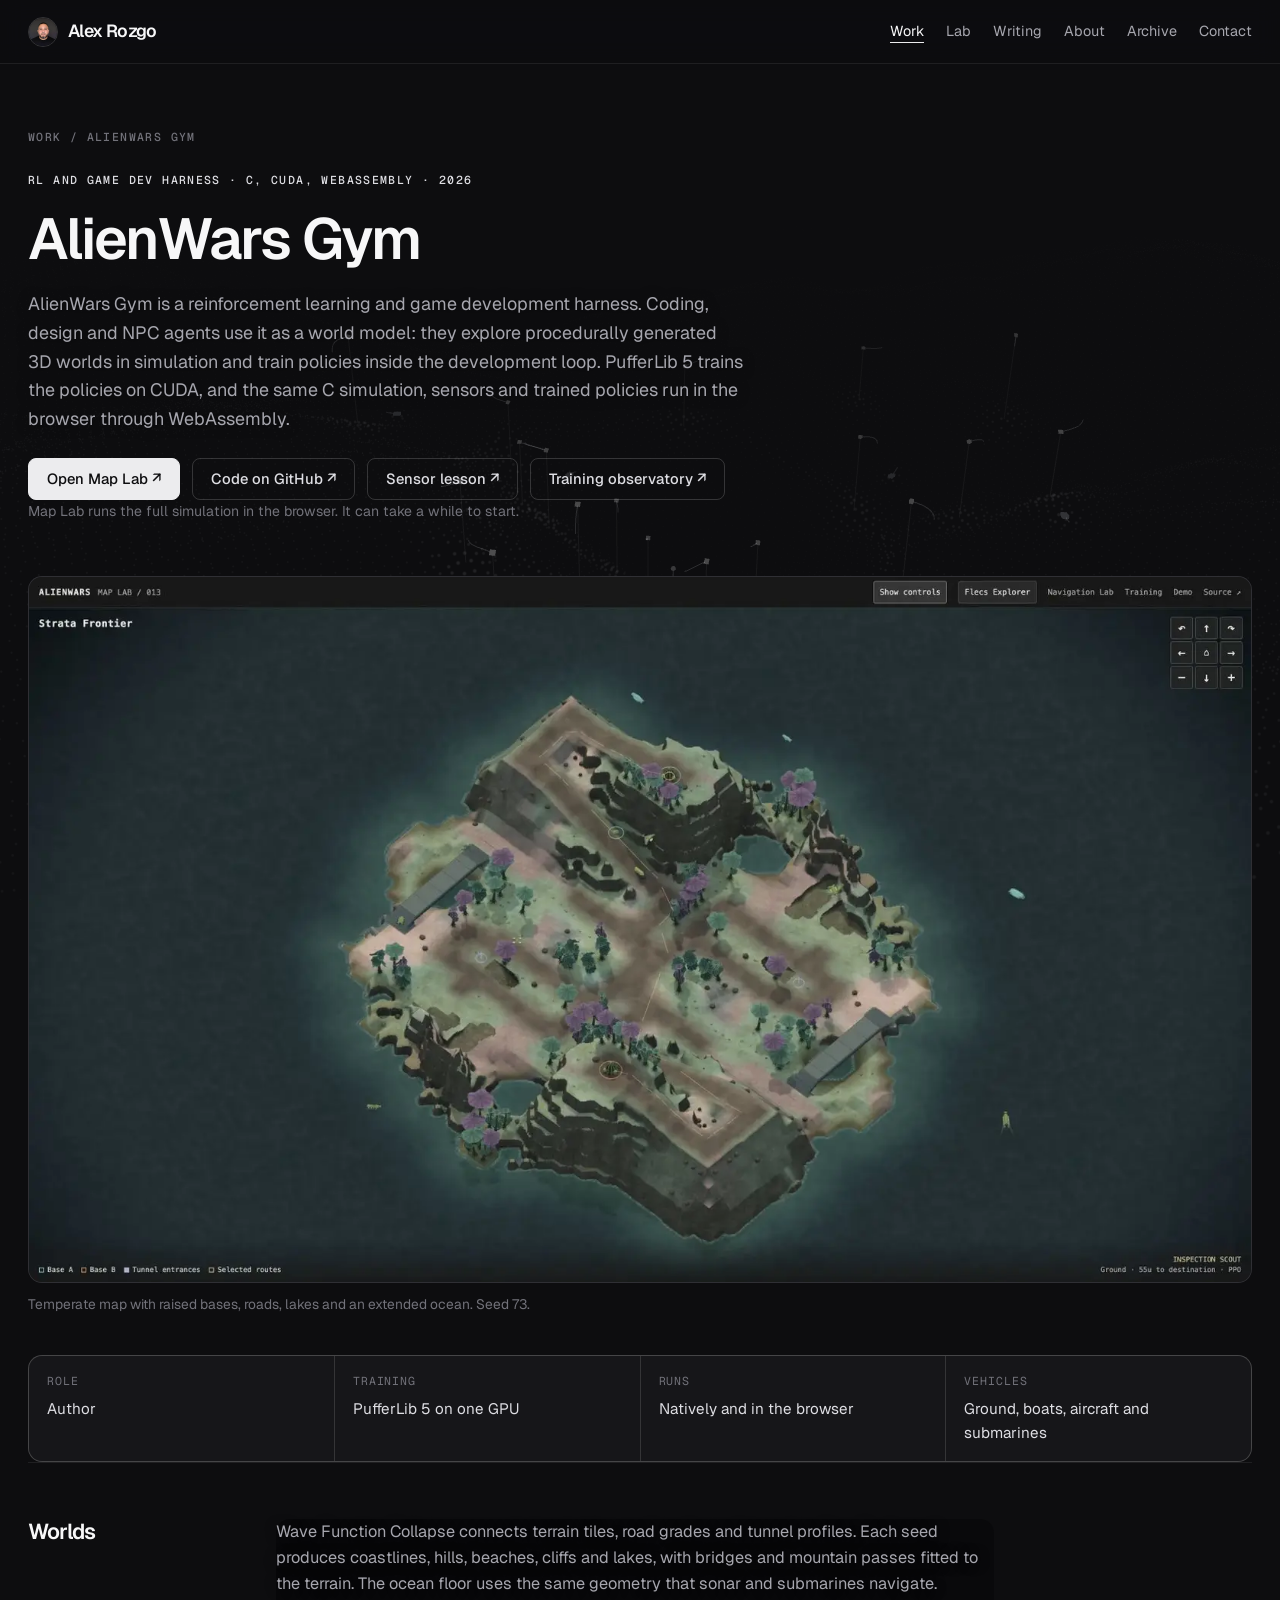
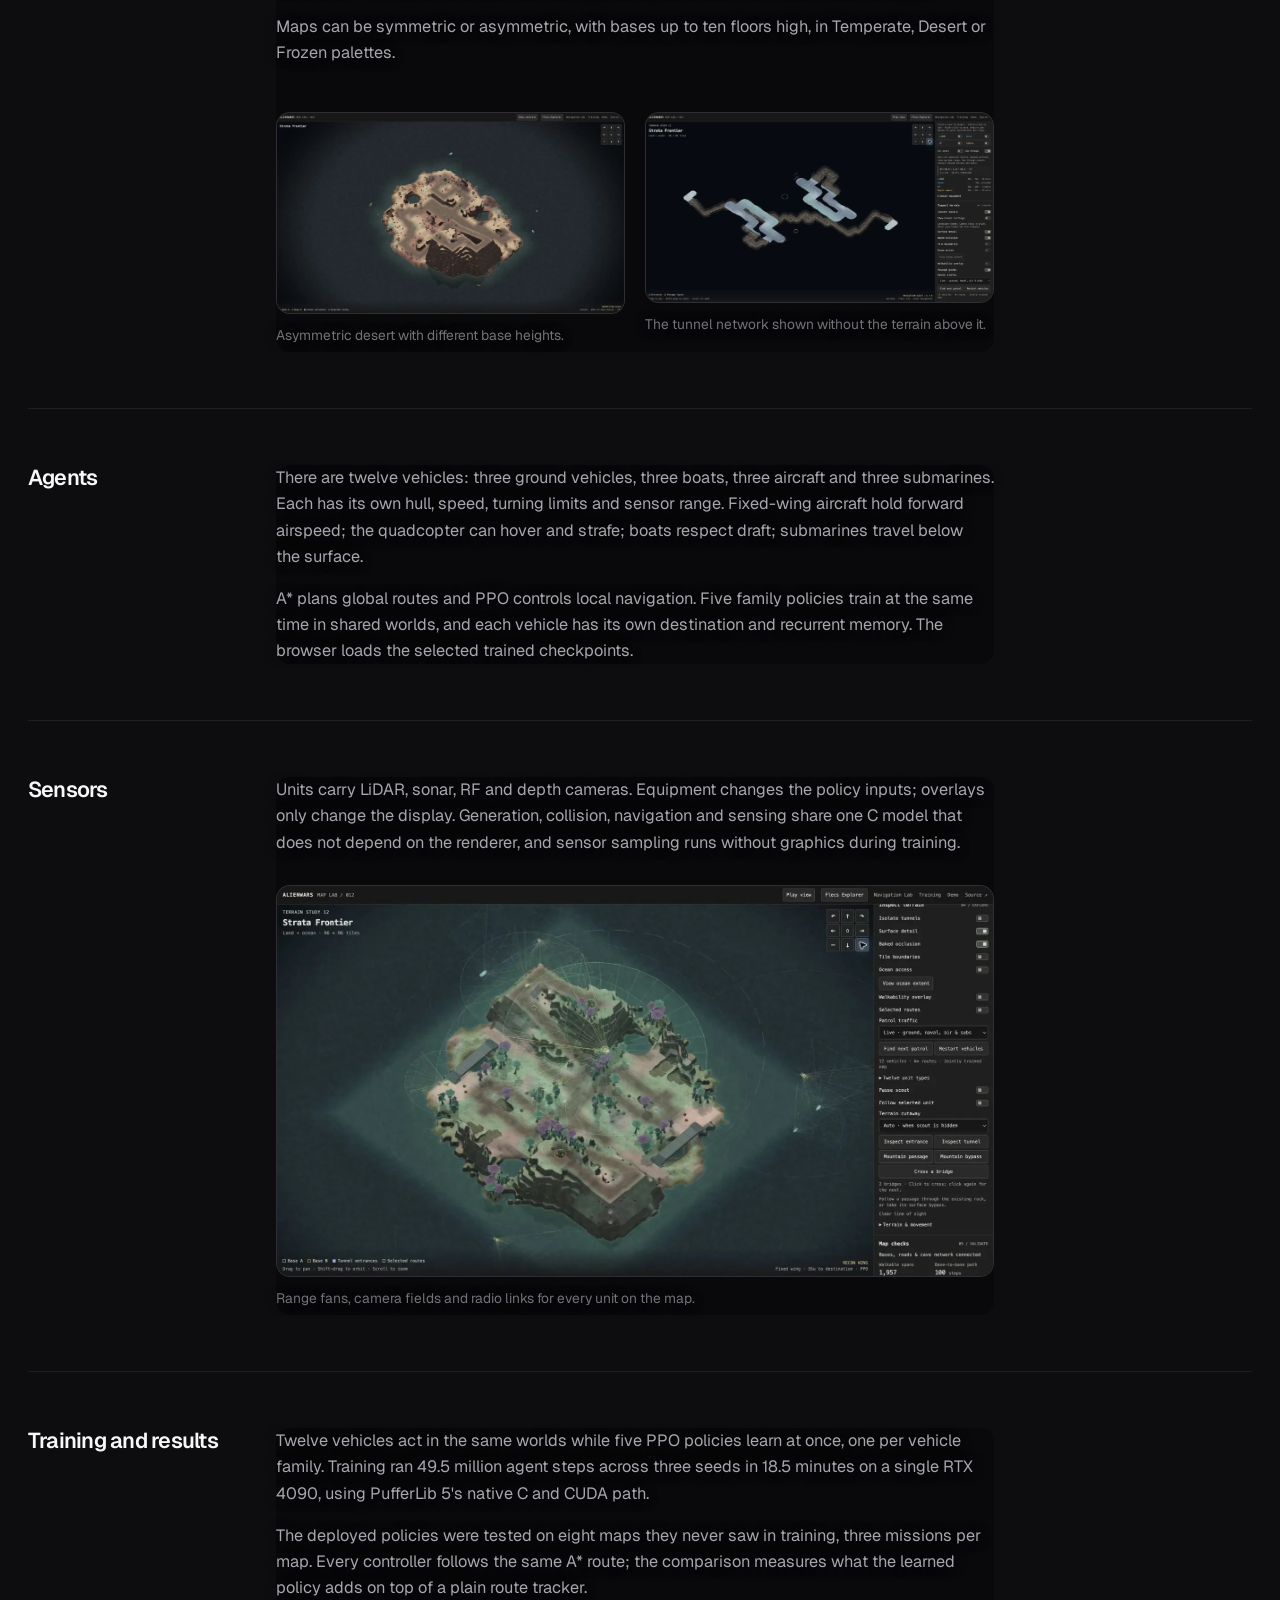
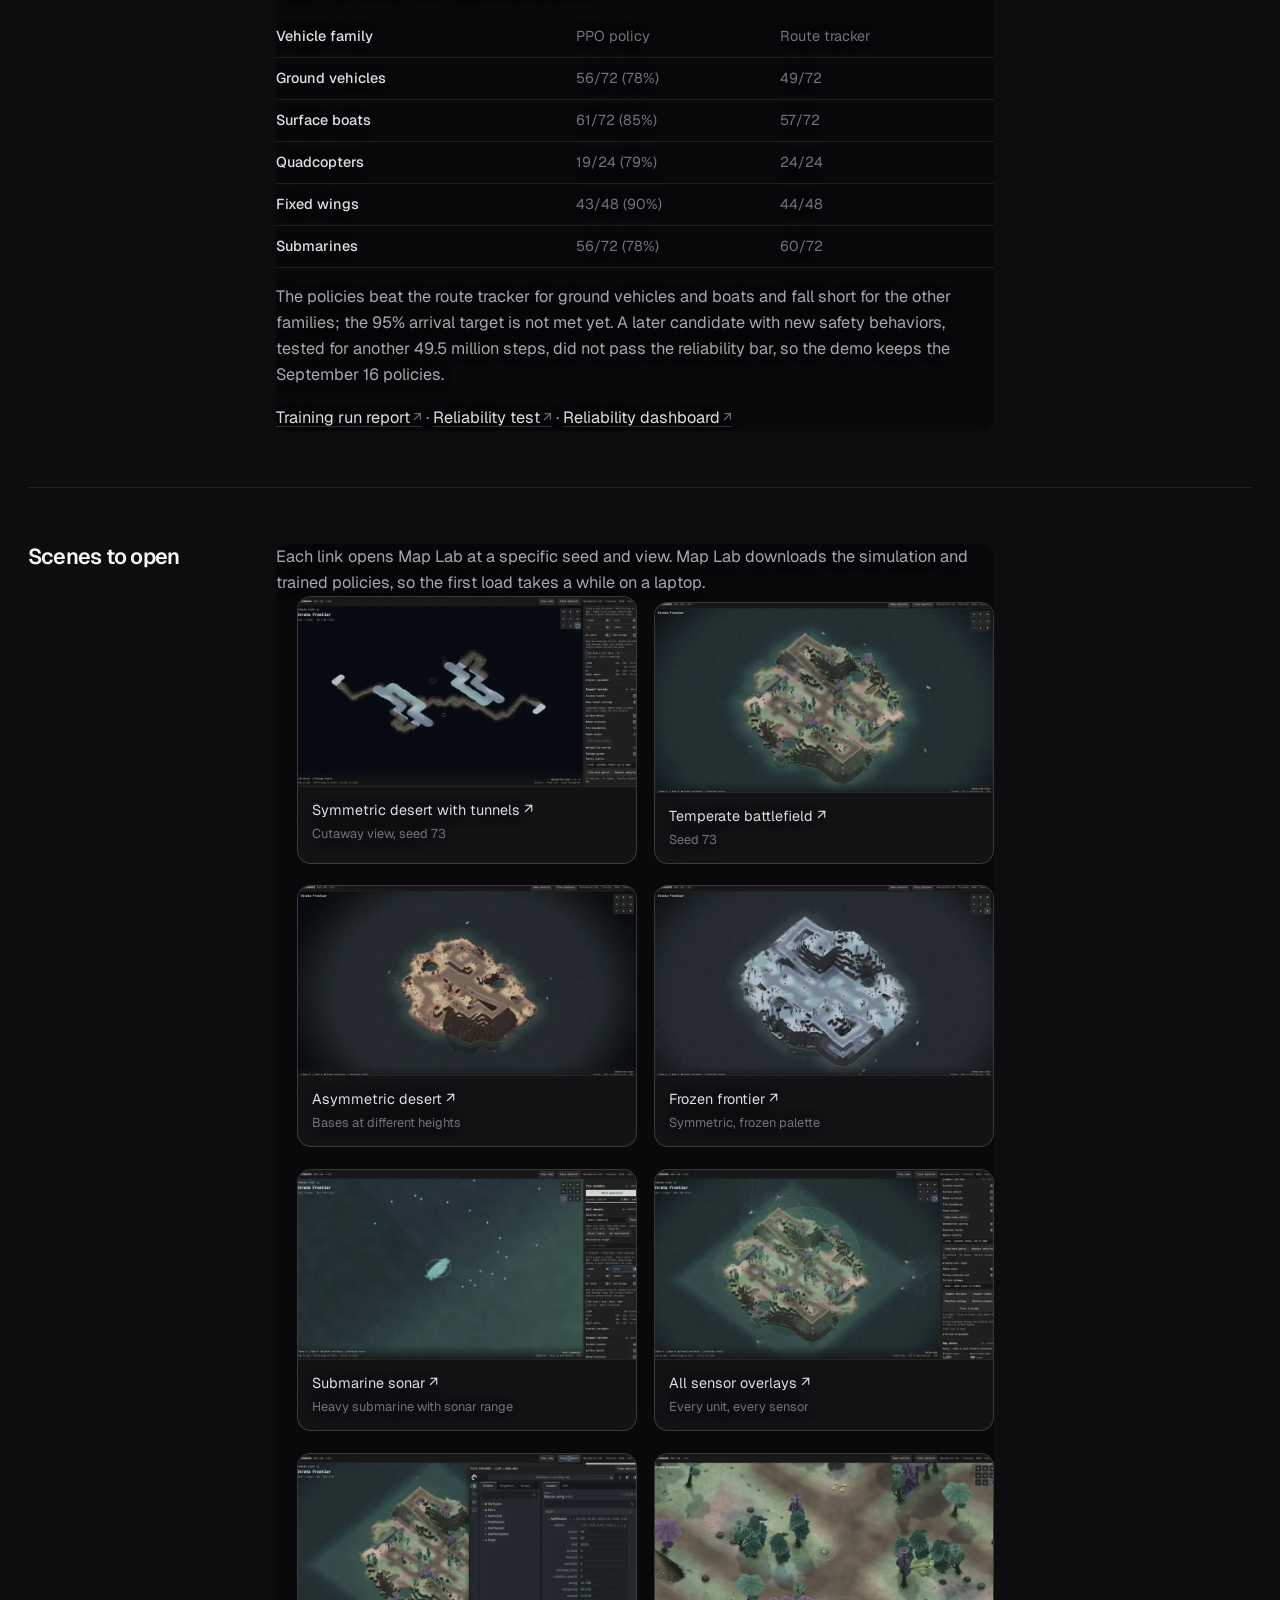
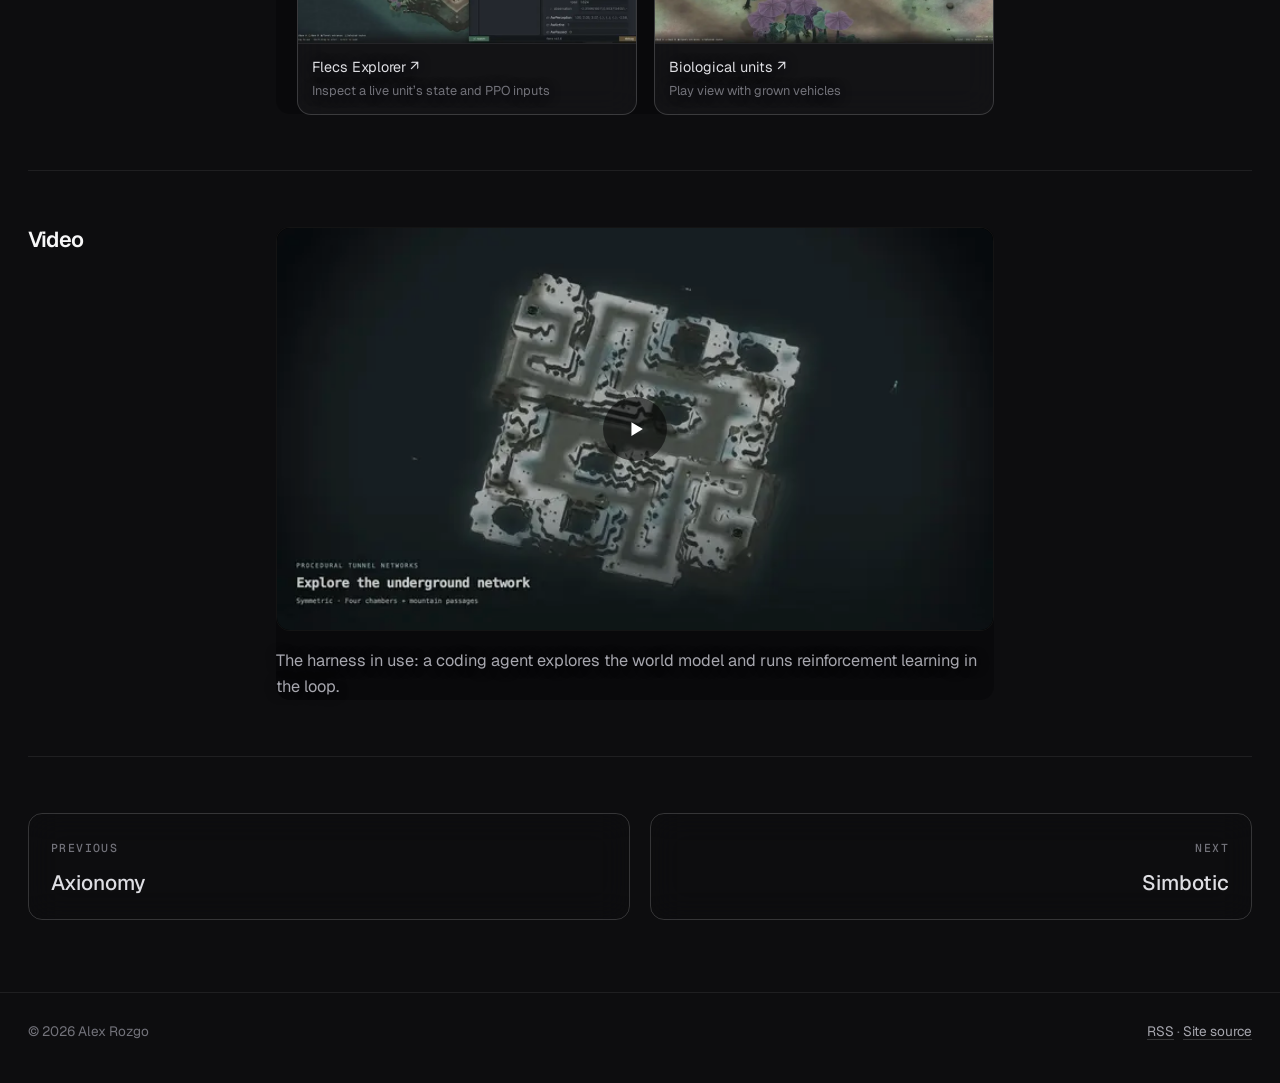
<file: work/alienwars-gym/index.html>
<!DOCTYPE html>
<html lang="en">
<head>
    <meta charset="utf-8">
    <meta name="viewport" content="width=device-width, initial-scale=1">
    <title>AlienWars Gym · Alex Rozgo</title>
    <meta name="description" content="AlienWars Gym is a reinforcement learning and game development harness where coding, design and NPC agents explore a world model in simulation and run reinforcement learning with PufferLib 5 inside the development loop.">
    <meta name="author" content="Alex Rozgo">
    <link rel="canonical" href="https://rozgo.github.io/work/alienwars-gym/">
    <link rel="icon" href="../../favicon.svg" type="image/svg+xml">
    <link rel="apple-touch-icon" href="../../apple-touch-icon.png">
    <link rel="alternate" type="application/rss+xml" title="Alex Rozgo: writing" href="../../feed.xml">
    <meta name="theme-color" content="#0d0d0f">
    <meta property="og:type" content="website">
    <meta property="og:site_name" content="Alex Rozgo">
    <meta property="og:url" content="https://rozgo.github.io/work/alienwars-gym/">
    <meta property="og:title" content="AlienWars Gym · Alex Rozgo">
    <meta property="og:description" content="AlienWars Gym is a reinforcement learning and game development harness where coding, design and NPC agents explore a world model in simulation and run reinforcement learning with PufferLib 5 inside the development loop.">
    <meta property="og:image" content="https://rozgo.github.io/media/work/alienwars-frozen.webp">
    <meta name="twitter:card" content="summary_large_image">
    <meta name="twitter:site" content="@rozgo">
    <meta name="twitter:title" content="AlienWars Gym · Alex Rozgo">
    <meta name="twitter:description" content="AlienWars Gym is a reinforcement learning and game development harness where coding, design and NPC agents explore a world model in simulation and run reinforcement learning with PufferLib 5 inside the development loop.">
    <meta name="twitter:image" content="https://rozgo.github.io/media/work/alienwars-frozen.webp">
    <link rel="preconnect" href="https://fonts.googleapis.com">
    <link rel="preconnect" href="https://fonts.gstatic.com" crossorigin>
    <link rel="stylesheet" href="https://fonts.googleapis.com/css2?family=Geist:wght@400;500;600;700&family=Geist+Mono:wght@400;500&display=swap">
    <link rel="stylesheet" href="../../css/main.css">
    <script type="module" src="../../js/scene.js"></script>
    <script src="../../js/main.js" defer></script>
    <script type="application/ld+json">{"@context":"https://schema.org","@type":"CreativeWork","name":"AlienWars Gym","description":"AlienWars Gym is a reinforcement learning and game development harness where coding, design and NPC agents explore a world model in simulation and run reinforcement learning with PufferLib 5 inside the development loop.","url":"https://rozgo.github.io/work/alienwars-gym/","creator":{"@type":"Person","name":"Alex Rozgo","url":"https://rozgo.github.io/"}}</script>
</head>

<body id="top" data-scene="ambient">
    <canvas id="world" aria-hidden="true"></canvas>
    <a class="skip-link" href="#main">Skip to content</a>
    <header class="site-header">
        <div class="wrap">
            <a class="brand" href="../../"><img class="brand-avatar" src="../../media/rozgo-avatar.webp" alt="" width="36" height="36" loading="eager" decoding="async">Alex Rozgo</a>
            <nav class="nav" id="site-nav" aria-label="Main">
                <a href="../../#work" aria-current="page">Work</a>
                <a href="../../#lab">Lab</a>
                <a href="../../#writing">Writing</a>
                <a href="../../#about">About</a>
                <a href="../../archive/">Archive</a>
                <a href="../../#contact">Contact</a>
            </nav>
            <button type="button" class="icon-button menu-button" data-menu-toggle aria-controls="site-nav" aria-expanded="false" aria-label="Menu"><svg viewBox="0 0 24 24" aria-hidden="true"><path d="M4 7h16M4 12h16M4 17h16" stroke="currentColor" stroke-width="1.8" stroke-linecap="round"/></svg></button>
        </div>
    </header>

    <main id="main">
        <div class="wrap">
            <div class="page-head">
                <div class="crumbs label"><a href="../../#work">Work</a> / AlienWars Gym</div>
                <span class="label label--accent">RL and game dev harness · C, CUDA, WebAssembly · 2026</span>
                <h1>AlienWars Gym</h1>
                <p class="page-lede">AlienWars Gym is a reinforcement learning and game development harness. Coding, design and NPC agents use it as a world model: they explore procedurally generated 3D worlds in simulation and train policies inside the development loop. PufferLib 5 trains the policies on CUDA, and the same C simulation, sensors and trained policies run in the browser through WebAssembly.</p>
                <div class="hero-actions"><a class="button button--primary" href="https://rozgo.github.io/alienwars-gym/maplab/?seed=73&sym=1&a=6&b=6&biome=2&tunnels=1&cut=1" target="_blank" rel="noopener">Open Map Lab ↗</a><a class="button" href="https://github.com/rozgo/alienwars-gym" target="_blank" rel="noopener">Code on GitHub ↗</a><a class="button" href="https://rozgo.github.io/alienwars-gym/learn/" target="_blank" rel="noopener">Sensor lesson ↗</a><a class="button" href="https://rozgo.github.io/alienwars-gym/training/" target="_blank" rel="noopener">Training observatory ↗</a></div>
                <p class="note">Map Lab runs the full simulation in the browser. It can take a while to start.</p>
            </div>
            <figure class="figure"><img src="../../media/work/alienwars-temperate.webp" alt="Temperate AlienWars map with bases, roads and lakes" width="1600" height="923" loading="eager" decoding="async"><figcaption>Temperate map with raised bases, roads, lakes and an extended ocean. Seed 73.</figcaption></figure>
            <dl class="facts"><div><dt>Role</dt><dd>Author</dd></div><div><dt>Training</dt><dd>PufferLib 5 on one GPU</dd></div><div><dt>Runs</dt><dd>Natively and in the browser</dd></div><div><dt>Vehicles</dt><dd>Ground, boats, aircraft and submarines</dd></div></dl>
            
            <section class="detail">
                <h2>Worlds</h2>
                <div class="prose">
                    <p>Wave Function Collapse connects terrain tiles, road grades and tunnel profiles. Each seed produces coastlines, hills, beaches, cliffs and lakes, with bridges and mountain passes fitted to the terrain. The ocean floor uses the same geometry that sonar and submarines navigate.</p>
                    <p>Maps can be symmetric or asymmetric, with bases up to ten floors high, in Temperate, Desert or Frozen palettes.</p>
                    <div class="gallery"><figure class="figure"><img src="../../media/work/alienwars-desert.webp" alt="Asymmetric desert map" width="1600" height="923" loading="lazy" decoding="async"><figcaption>Asymmetric desert with different base heights.</figcaption></figure><figure class="figure"><img src="../../media/work/alienwars-tunnels.webp" alt="Isolated tunnel network" width="1600" height="871" loading="lazy" decoding="async"><figcaption>The tunnel network shown without the terrain above it.</figcaption></figure></div>
                </div>
            </section>
            <section class="detail">
                <h2>Agents</h2>
                <div class="prose">
                    <p>There are twelve vehicles: three ground vehicles, three boats, three aircraft and three submarines. Each has its own hull, speed, turning limits and sensor range. Fixed-wing aircraft hold forward airspeed; the quadcopter can hover and strafe; boats respect draft; submarines travel below the surface.</p>
                    <p>A* plans global routes and PPO controls local navigation. Five family policies train at the same time in shared worlds, and each vehicle has its own destination and recurrent memory. The browser loads the selected trained checkpoints.</p>
                </div>
            </section>
            <section class="detail">
                <h2>Sensors</h2>
                <div class="prose">
                    <p>Units carry LiDAR, sonar, RF and depth cameras. Equipment changes the policy inputs; overlays only change the display. Generation, collision, navigation and sensing share one C model that does not depend on the renderer, and sensor sampling runs without graphics during training.</p>
                    <figure class="figure"><img src="../../media/work/alienwars-sensors.webp" alt="Sensor overlays for all units" width="1600" height="871" loading="lazy" decoding="async"><figcaption>Range fans, camera fields and radio links for every unit on the map.</figcaption></figure>
                </div>
            </section>
            <section class="detail" id="results">
                <h2>Training and results</h2>
                <div class="prose">
                    <p>Twelve vehicles act in the same worlds while five PPO policies learn at once, one per vehicle family. Training ran 49.5 million agent steps across three seeds in 18.5 minutes on a single RTX 4090, using PufferLib 5's native C and CUDA path.</p>
                    <p>The deployed policies were tested on eight maps they never saw in training, three missions per map. Every controller follows the same A* route; the comparison measures what the learned policy adds on top of a plain route tracker.</p>
                    <table class="tools">
                        <thead><tr><th scope="col">Vehicle family</th><td>PPO policy</td><td>Route tracker</td></tr></thead>
                        <tbody>
                            <tr><th scope="row">Ground vehicles</th><td>56/72 (78%)</td><td>49/72</td></tr>
                            <tr><th scope="row">Surface boats</th><td>61/72 (85%)</td><td>57/72</td></tr>
                            <tr><th scope="row">Quadcopters</th><td>19/24 (79%)</td><td>24/24</td></tr>
                            <tr><th scope="row">Fixed wings</th><td>43/48 (90%)</td><td>44/48</td></tr>
                            <tr><th scope="row">Submarines</th><td>56/72 (78%)</td><td>60/72</td></tr>
                        </tbody>
                    </table>
                    <p>The policies beat the route tracker for ground vehicles and boats and fall short for the other families; the 95% arrival target is not met yet. A later candidate with new safety behaviors, tested for another 49.5 million steps, did not pass the reliability bar, so the demo keeps the September 16 policies.</p>
                    <p><a class="ext" href="https://github.com/rozgo/alienwars-gym/blob/main/docs/runs/shared-navigation-2026-09-16.md" target="_blank" rel="noopener">Training run report</a> · <a class="ext" href="https://github.com/rozgo/alienwars-gym/blob/main/docs/runs/navigation-reliability-2026-09-18.md" target="_blank" rel="noopener">Reliability test</a> · <a class="ext" href="https://rozgo.github.io/alienwars-gym/training/reliability.html" target="_blank" rel="noopener">Reliability dashboard</a></p>
                </div>
            </section>
            <section class="detail">
                <h2>Scenes to open</h2>
                <div class="prose">
                    <p>Each link opens Map Lab at a specific seed and view. Map Lab downloads the simulation and trained policies, so the first load takes a while on a laptop.</p>
                    <ul class="scenes"><li><a class="scene" href="https://rozgo.github.io/alienwars-gym/maplab/?seed=73&sym=1&a=6&b=6&biome=2&tunnels=1&cut=1" target="_blank" rel="noopener"><img src="../../media/work/alienwars-tunnels-800.webp" alt="" width="800" height="436" loading="lazy" decoding="async"><span>Symmetric desert with tunnels ↗<small>Cutaway view, seed 73</small></span></a></li><li><a class="scene" href="https://rozgo.github.io/alienwars-gym/maplab/?seed=73&biome=1" target="_blank" rel="noopener"><img src="../../media/work/alienwars-temperate-800.webp" alt="" width="800" height="462" loading="lazy" decoding="async"><span>Temperate battlefield ↗<small>Seed 73</small></span></a></li><li><a class="scene" href="https://rozgo.github.io/alienwars-gym/maplab/?seed=175847449&sym=0&a=2&b=9&biome=2&sensors=0" target="_blank" rel="noopener"><img src="../../media/work/alienwars-desert-800.webp" alt="" width="800" height="462" loading="lazy" decoding="async"><span>Asymmetric desert ↗<small>Bases at different heights</small></span></a></li><li><a class="scene" href="https://rozgo.github.io/alienwars-gym/maplab/?seed=2279248715&sym=1&a=6&b=6&biome=3&sensors=0" target="_blank" rel="noopener"><img src="../../media/work/alienwars-frozen-800.webp" alt="" width="800" height="462" loading="lazy" decoding="async"><span>Frozen frontier ↗<small>Symmetric, frozen palette</small></span></a></li><li><a class="scene" href="https://rozgo.github.io/alienwars-gym/maplab/?seed=73&biome=1&unit=11&sensors=2" target="_blank" rel="noopener"><img src="../../media/work/alienwars-submarine-800.webp" alt="" width="800" height="436" loading="lazy" decoding="async"><span>Submarine sonar ↗<small>Heavy submarine with sonar range</small></span></a></li><li><a class="scene" href="https://rozgo.github.io/alienwars-gym/maplab/?seed=73&biome=1&sensors=15&sensorsAll=1&unit=7" target="_blank" rel="noopener"><img src="../../media/work/alienwars-sensors-800.webp" alt="" width="800" height="436" loading="lazy" decoding="async"><span>All sensor overlays ↗<small>Every unit, every sensor</small></span></a></li><li><a class="scene" href="https://rozgo.github.io/alienwars-gym/maplab/?seed=73&biome=1&unit=7&explorer=1" target="_blank" rel="noopener"><img src="../../media/work/alienwars-explorer-800.webp" alt="" width="800" height="436" loading="lazy" decoding="async"><span>Flecs Explorer ↗<small>Inspect a live unit’s state and PPO inputs</small></span></a></li><li><a class="scene" href="https://rozgo.github.io/alienwars-gym/maplab/?seed=73&biome=1&view=play&sensors=0" target="_blank" rel="noopener"><img src="../../media/work/alienwars-biological-800.webp" alt="" width="800" height="436" loading="lazy" decoding="async"><span>Biological units ↗<small>Play view with grown vehicles</small></span></a></li></ul>
                </div>
            </section>
            <section class="detail">
                <h2>Video</h2>
                <div class="prose">
                    <div class="video-embed"><button type="button" data-youtube="2ecaXifPN2M" aria-label="Play video: AlienWars Game Dev Harness"><img src="../../media/thumbs/2ecaXifPN2M.webp" alt="" width="640" height="360" loading="lazy" decoding="async"><span class="clip-play"><svg viewBox="0 0 24 24" aria-hidden="true"><path d="M7 4.5v15l12.5-7.5L7 4.5Z" fill="currentColor"/></svg></span></button></div><p>The harness in use: a coding agent explores the world model and runs reinforcement learning in the loop.</p>
                </div>
            </section>
            <nav class="next-work" aria-label="More projects">
                <a href="../../work/axionomy/"><span class="label">Previous</span><strong>Axionomy</strong></a>
                <a href="../../work/simbotic/"><span class="label">Next</span><strong>Simbotic</strong></a>
            </nav>
        </div>
    </main>

    <footer class="site-footer">
        <div class="wrap">
            <span>© 2026 Alex Rozgo</span>
            <span><a href="../../feed.xml">RSS</a> · <a href="https://github.com/rozgo/rozgo.github.io" target="_blank" rel="noopener">Site source</a></span>
        </div>
    </footer>
</body>
</html>
</file>
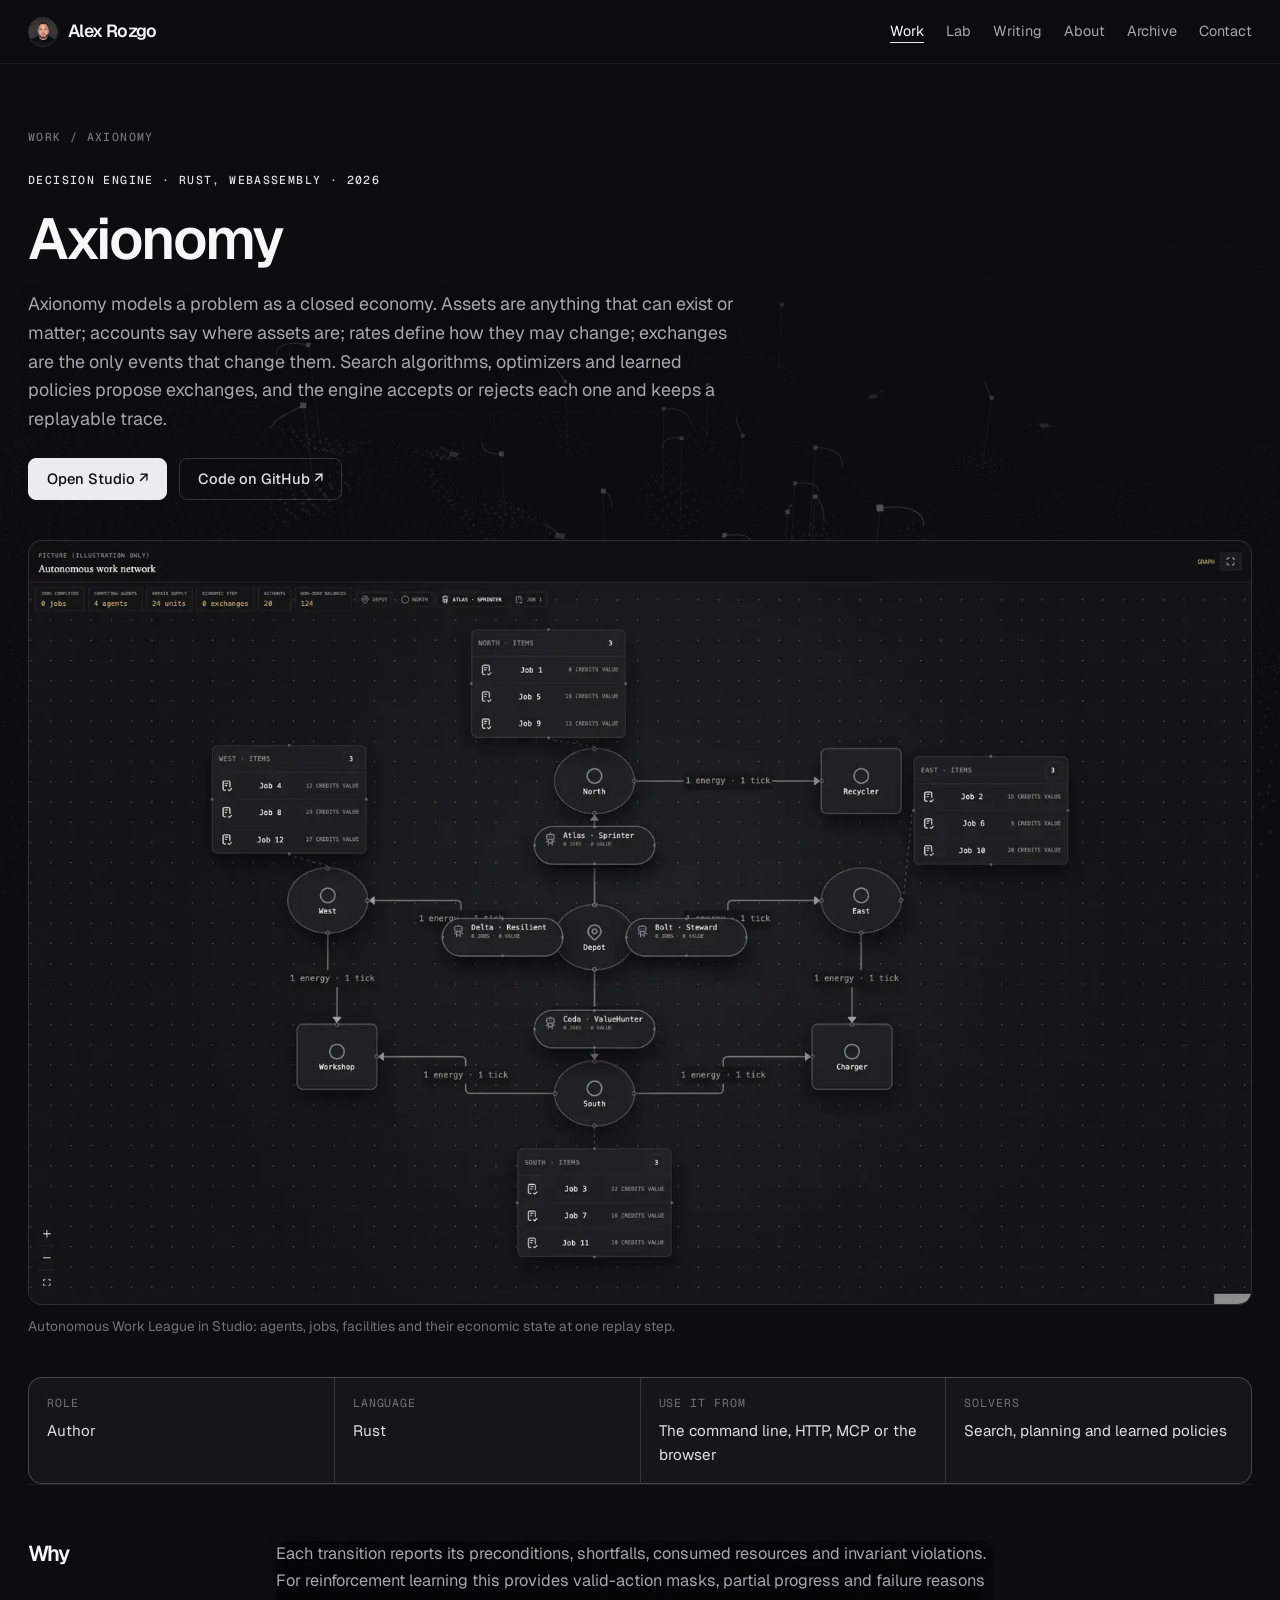
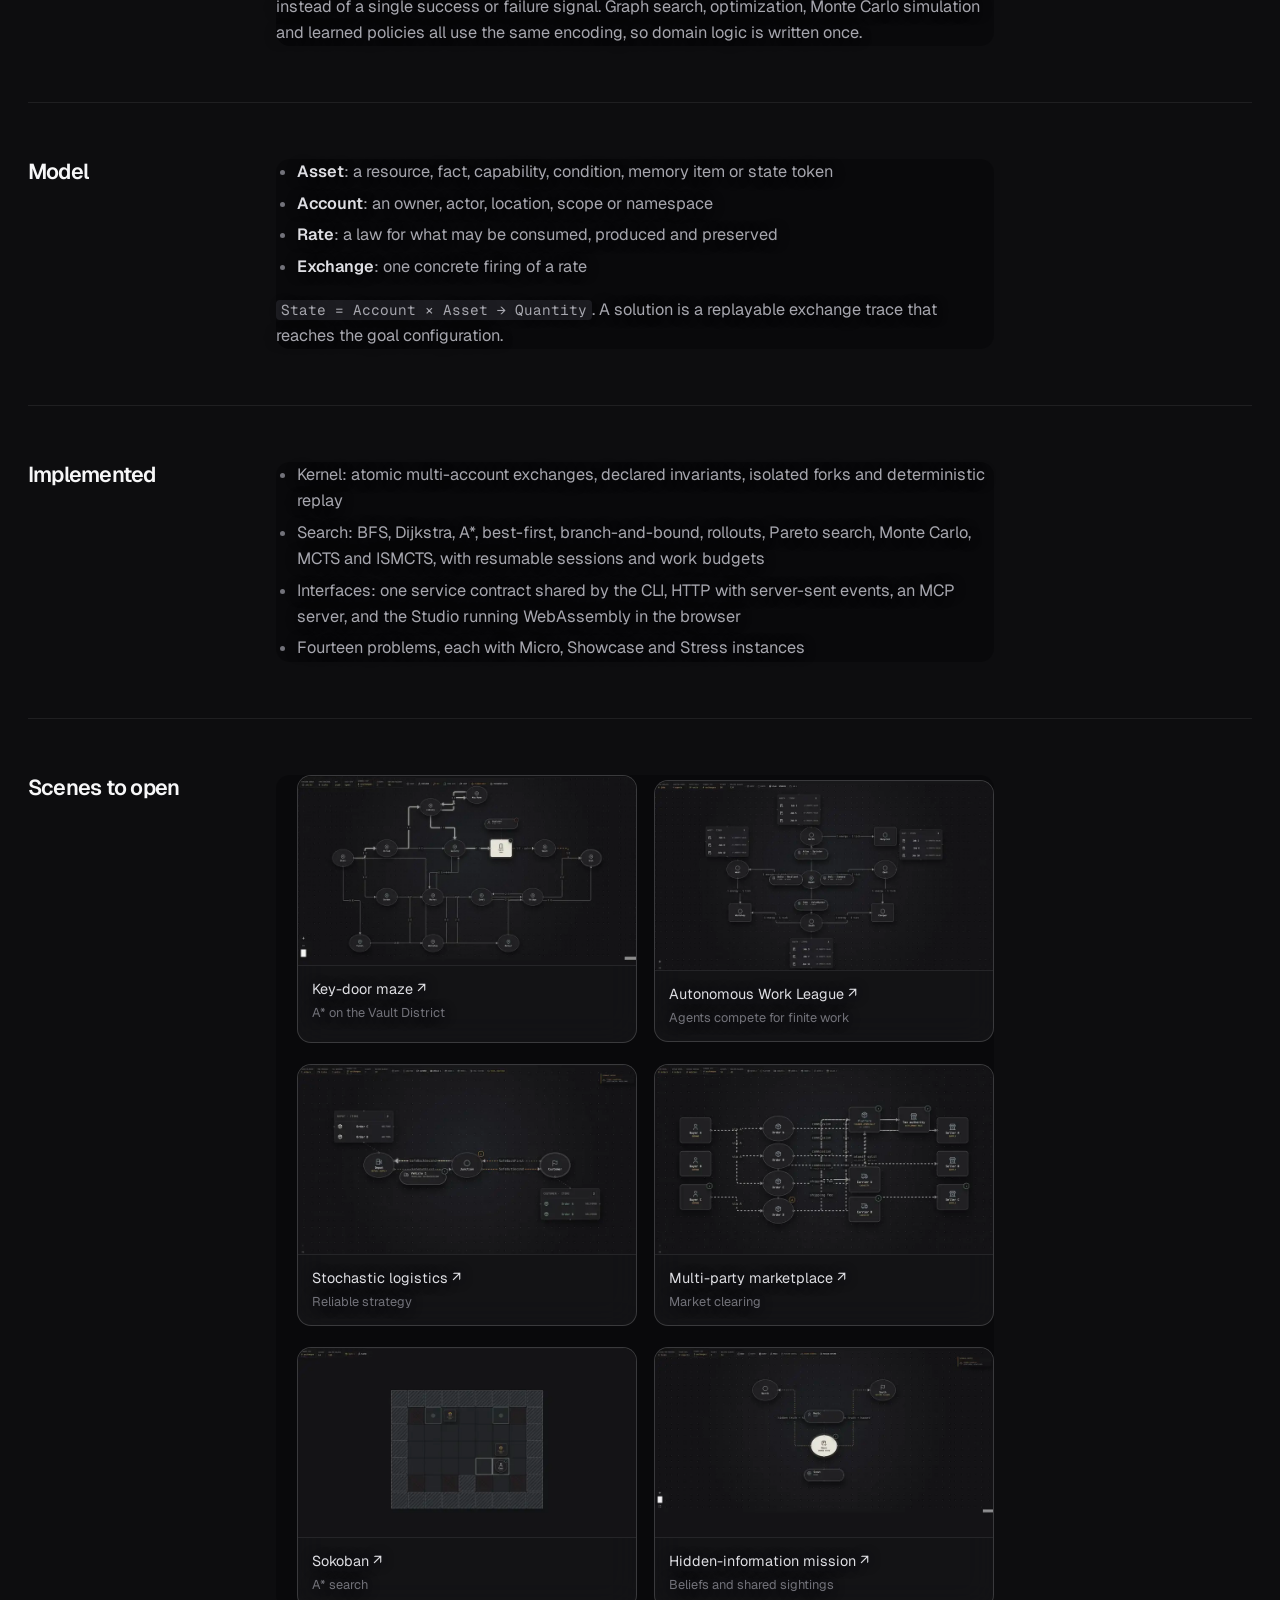
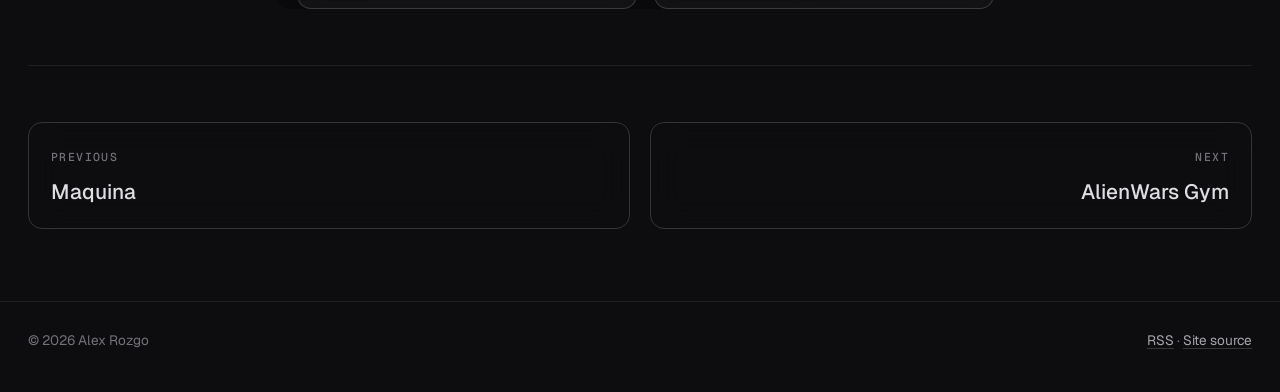
<file: work/axionomy/index.html>
<!DOCTYPE html>
<html lang="en">
<head>
    <meta charset="utf-8">
    <meta name="viewport" content="width=device-width, initial-scale=1">
    <title>Axionomy · Alex Rozgo</title>
    <meta name="description" content="Axionomy is a Rust decision engine that models problems as accounts, assets and exchanges, validates every proposed change, and keeps replayable traces.">
    <meta name="author" content="Alex Rozgo">
    <link rel="canonical" href="https://rozgo.github.io/work/axionomy/">
    <link rel="icon" href="../../favicon.svg" type="image/svg+xml">
    <link rel="apple-touch-icon" href="../../apple-touch-icon.png">
    <link rel="alternate" type="application/rss+xml" title="Alex Rozgo: writing" href="../../feed.xml">
    <meta name="theme-color" content="#0d0d0f">
    <meta property="og:type" content="website">
    <meta property="og:site_name" content="Alex Rozgo">
    <meta property="og:url" content="https://rozgo.github.io/work/axionomy/">
    <meta property="og:title" content="Axionomy · Alex Rozgo">
    <meta property="og:description" content="Axionomy is a Rust decision engine that models problems as accounts, assets and exchanges, validates every proposed change, and keeps replayable traces.">
    <meta property="og:image" content="https://rozgo.github.io/media/work/axionomy-work-league.webp">
    <meta name="twitter:card" content="summary_large_image">
    <meta name="twitter:site" content="@rozgo">
    <meta name="twitter:title" content="Axionomy · Alex Rozgo">
    <meta name="twitter:description" content="Axionomy is a Rust decision engine that models problems as accounts, assets and exchanges, validates every proposed change, and keeps replayable traces.">
    <meta name="twitter:image" content="https://rozgo.github.io/media/work/axionomy-work-league.webp">
    <link rel="preconnect" href="https://fonts.googleapis.com">
    <link rel="preconnect" href="https://fonts.gstatic.com" crossorigin>
    <link rel="stylesheet" href="https://fonts.googleapis.com/css2?family=Geist:wght@400;500;600;700&family=Geist+Mono:wght@400;500&display=swap">
    <link rel="stylesheet" href="../../css/main.css">
    <script type="module" src="../../js/scene.js"></script>
    <script src="../../js/main.js" defer></script>
    <script type="application/ld+json">{"@context":"https://schema.org","@type":"CreativeWork","name":"Axionomy","description":"Axionomy is a Rust decision engine that models problems as accounts, assets and exchanges, validates every proposed change, and keeps replayable traces.","url":"https://rozgo.github.io/work/axionomy/","creator":{"@type":"Person","name":"Alex Rozgo","url":"https://rozgo.github.io/"}}</script>
</head>

<body id="top" data-scene="ambient">
    <canvas id="world" aria-hidden="true"></canvas>
    <a class="skip-link" href="#main">Skip to content</a>
    <header class="site-header">
        <div class="wrap">
            <a class="brand" href="../../"><img class="brand-avatar" src="../../media/rozgo-avatar.webp" alt="" width="36" height="36" loading="eager" decoding="async">Alex Rozgo</a>
            <nav class="nav" id="site-nav" aria-label="Main">
                <a href="../../#work" aria-current="page">Work</a>
                <a href="../../#lab">Lab</a>
                <a href="../../#writing">Writing</a>
                <a href="../../#about">About</a>
                <a href="../../archive/">Archive</a>
                <a href="../../#contact">Contact</a>
            </nav>
            <button type="button" class="icon-button menu-button" data-menu-toggle aria-controls="site-nav" aria-expanded="false" aria-label="Menu"><svg viewBox="0 0 24 24" aria-hidden="true"><path d="M4 7h16M4 12h16M4 17h16" stroke="currentColor" stroke-width="1.8" stroke-linecap="round"/></svg></button>
        </div>
    </header>

    <main id="main">
        <div class="wrap">
            <div class="page-head">
                <div class="crumbs label"><a href="../../#work">Work</a> / Axionomy</div>
                <span class="label label--accent">Decision engine · Rust, WebAssembly · 2026</span>
                <h1>Axionomy</h1>
                <p class="page-lede">Axionomy models a problem as a closed economy. Assets are anything that can exist or matter; accounts say where assets are; rates define how they may change; exchanges are the only events that change them. Search algorithms, optimizers and learned policies propose exchanges, and the engine accepts or rejects each one and keeps a replayable trace.</p>
                <div class="hero-actions"><a class="button button--primary" href="https://biomaai.github.io/axionomy/?problem=maze&instance=showcase&strategy=a_star&document=maze%3Aa_star&view=replay&step=0&seed=0&budget=128" target="_blank" rel="noopener">Open Studio ↗</a><a class="button" href="https://github.com/BiomaAI/axionomy" target="_blank" rel="noopener">Code on GitHub ↗</a></div>
                
            </div>
            <figure class="figure"><img src="../../media/work/axionomy-work-league.webp" alt="Axionomy Studio graph of agents, jobs and facilities" width="1600" height="1000" loading="eager" decoding="async"><figcaption>Autonomous Work League in Studio: agents, jobs, facilities and their economic state at one replay step.</figcaption></figure>
            <dl class="facts"><div><dt>Role</dt><dd>Author</dd></div><div><dt>Language</dt><dd>Rust</dd></div><div><dt>Use it from</dt><dd>The command line, HTTP, MCP or the browser</dd></div><div><dt>Solvers</dt><dd>Search, planning and learned policies</dd></div></dl>
            
            <section class="detail">
                <h2>Why</h2>
                <div class="prose">
                    <p>Each transition reports its preconditions, shortfalls, consumed resources and invariant violations. For reinforcement learning this provides valid-action masks, partial progress and failure reasons instead of a single success or failure signal. Graph search, optimization, Monte Carlo simulation and learned policies all use the same encoding, so domain logic is written once.</p>
                </div>
            </section>
            <section class="detail">
                <h2>Model</h2>
                <div class="prose">
                    <ul>
                        <li><strong>Asset</strong>: a resource, fact, capability, condition, memory item or state token</li>
                        <li><strong>Account</strong>: an owner, actor, location, scope or namespace</li>
                        <li><strong>Rate</strong>: a law for what may be consumed, produced and preserved</li>
                        <li><strong>Exchange</strong>: one concrete firing of a rate</li>
                    </ul>
                    <p><code>State = Account × Asset → Quantity</code>. A solution is a replayable exchange trace that reaches the goal configuration.</p>
                </div>
            </section>
            <section class="detail">
                <h2>Implemented</h2>
                <div class="prose">
                    <ul>
                        <li>Kernel: atomic multi-account exchanges, declared invariants, isolated forks and deterministic replay</li>
                        <li>Search: BFS, Dijkstra, A*, best-first, branch-and-bound, rollouts, Pareto search, Monte Carlo, MCTS and ISMCTS, with resumable sessions and work budgets</li>
                        <li>Interfaces: one service contract shared by the CLI, HTTP with server-sent events, an MCP server, and the Studio running WebAssembly in the browser</li>
                        <li>Fourteen problems, each with Micro, Showcase and Stress instances</li>
                    </ul>
                </div>
            </section>
            <section class="detail">
                <h2>Scenes to open</h2>
                <div class="prose">
                    <ul class="scenes"><li><a class="scene" href="https://biomaai.github.io/axionomy/?problem=maze&instance=showcase&strategy=a_star&document=maze%3Aa_star&view=replay&step=8&seed=0&budget=128" target="_blank" rel="noopener"><img src="../../media/work/axionomy-maze-800.webp" alt="" width="800" height="500" loading="lazy" decoding="async"><span>Key-door maze ↗<small>A* on the Vault District</small></span></a></li><li><a class="scene" href="https://biomaai.github.io/axionomy/?problem=work_league&instance=showcase&strategy=mixed_field&document=work_league%3Amixed_field&view=replay&step=0&leaderboard=contract_value&seed=17&budget=128" target="_blank" rel="noopener"><img src="../../media/work/axionomy-work-league-800.webp" alt="" width="800" height="500" loading="lazy" decoding="async"><span>Autonomous Work League ↗<small>Agents compete for finite work</small></span></a></li><li><a class="scene" href="https://biomaai.github.io/axionomy/?problem=logistics&instance=showcase&strategy=reliable&document=logistics%3Areliable&view=replay&step=27&seed=0&budget=128" target="_blank" rel="noopener"><img src="../../media/work/axionomy-logistics-800.webp" alt="" width="800" height="500" loading="lazy" decoding="async"><span>Stochastic logistics ↗<small>Reliable strategy</small></span></a></li><li><a class="scene" href="https://biomaai.github.io/axionomy/?problem=marketplace&instance=showcase&strategy=market_clearing&document=marketplace%3Amarket_clearing&view=replay&step=4&seed=17&budget=128" target="_blank" rel="noopener"><img src="../../media/work/axionomy-marketplace-800.webp" alt="" width="800" height="500" loading="lazy" decoding="async"><span>Multi-party marketplace ↗<small>Market clearing</small></span></a></li><li><a class="scene" href="https://biomaai.github.io/axionomy/?problem=sokoban&instance=showcase&strategy=a_star&document=sokoban%3Aa_star&view=replay&step=8&seed=17&budget=128" target="_blank" rel="noopener"><img src="../../media/work/axionomy-sokoban-800.webp" alt="" width="800" height="500" loading="lazy" decoding="async"><span>Sokoban ↗<small>A* search</small></span></a></li><li><a class="scene" href="https://biomaai.github.io/axionomy/?problem=mission&instance=showcase&view=replay&step=3&seed=17&budget=128" target="_blank" rel="noopener"><img src="../../media/work/axionomy-mission-800.webp" alt="" width="800" height="500" loading="lazy" decoding="async"><span>Hidden-information mission ↗<small>Beliefs and shared sightings</small></span></a></li></ul>
                </div>
            </section>
            <nav class="next-work" aria-label="More projects">
                <a href="../../work/maquina/"><span class="label">Previous</span><strong>Maquina</strong></a>
                <a href="../../work/alienwars-gym/"><span class="label">Next</span><strong>AlienWars Gym</strong></a>
            </nav>
        </div>
    </main>

    <footer class="site-footer">
        <div class="wrap">
            <span>© 2026 Alex Rozgo</span>
            <span><a href="../../feed.xml">RSS</a> · <a href="https://github.com/rozgo/rozgo.github.io" target="_blank" rel="noopener">Site source</a></span>
        </div>
    </footer>
</body>
</html>
</file>
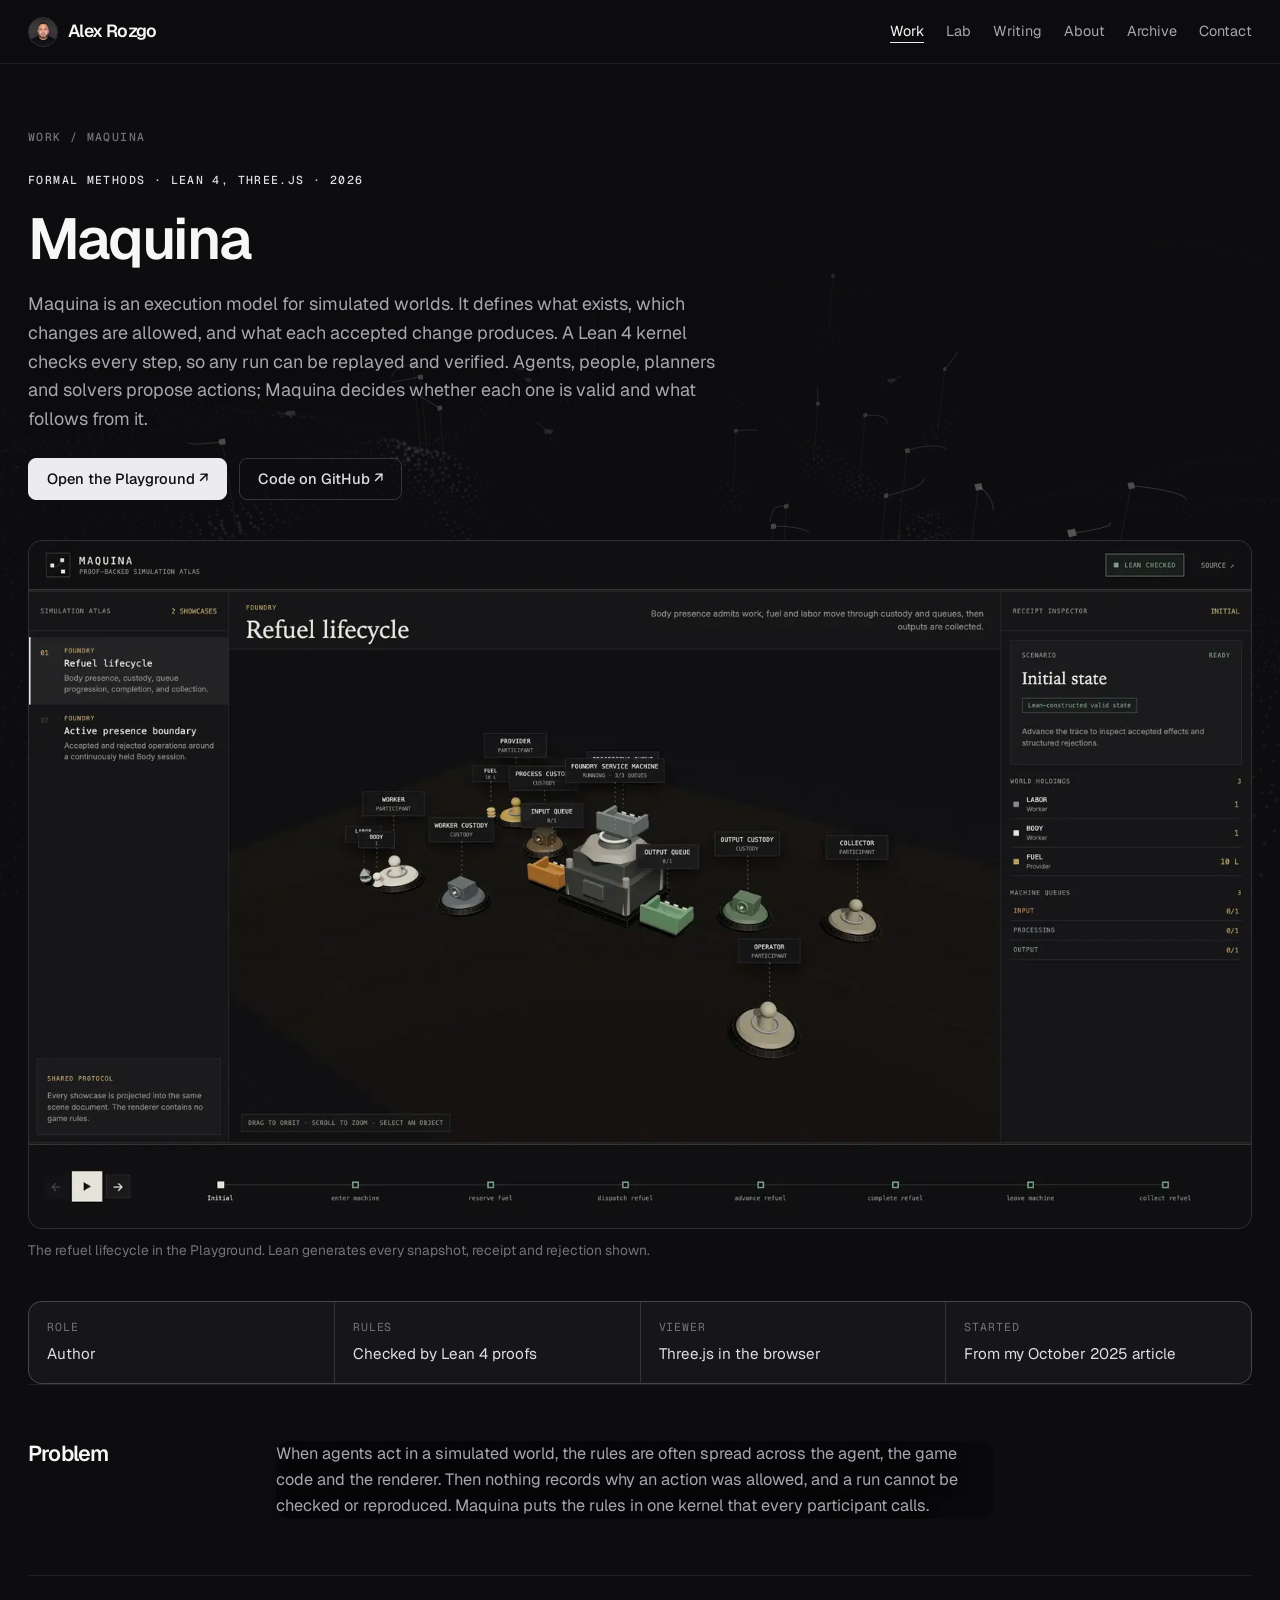
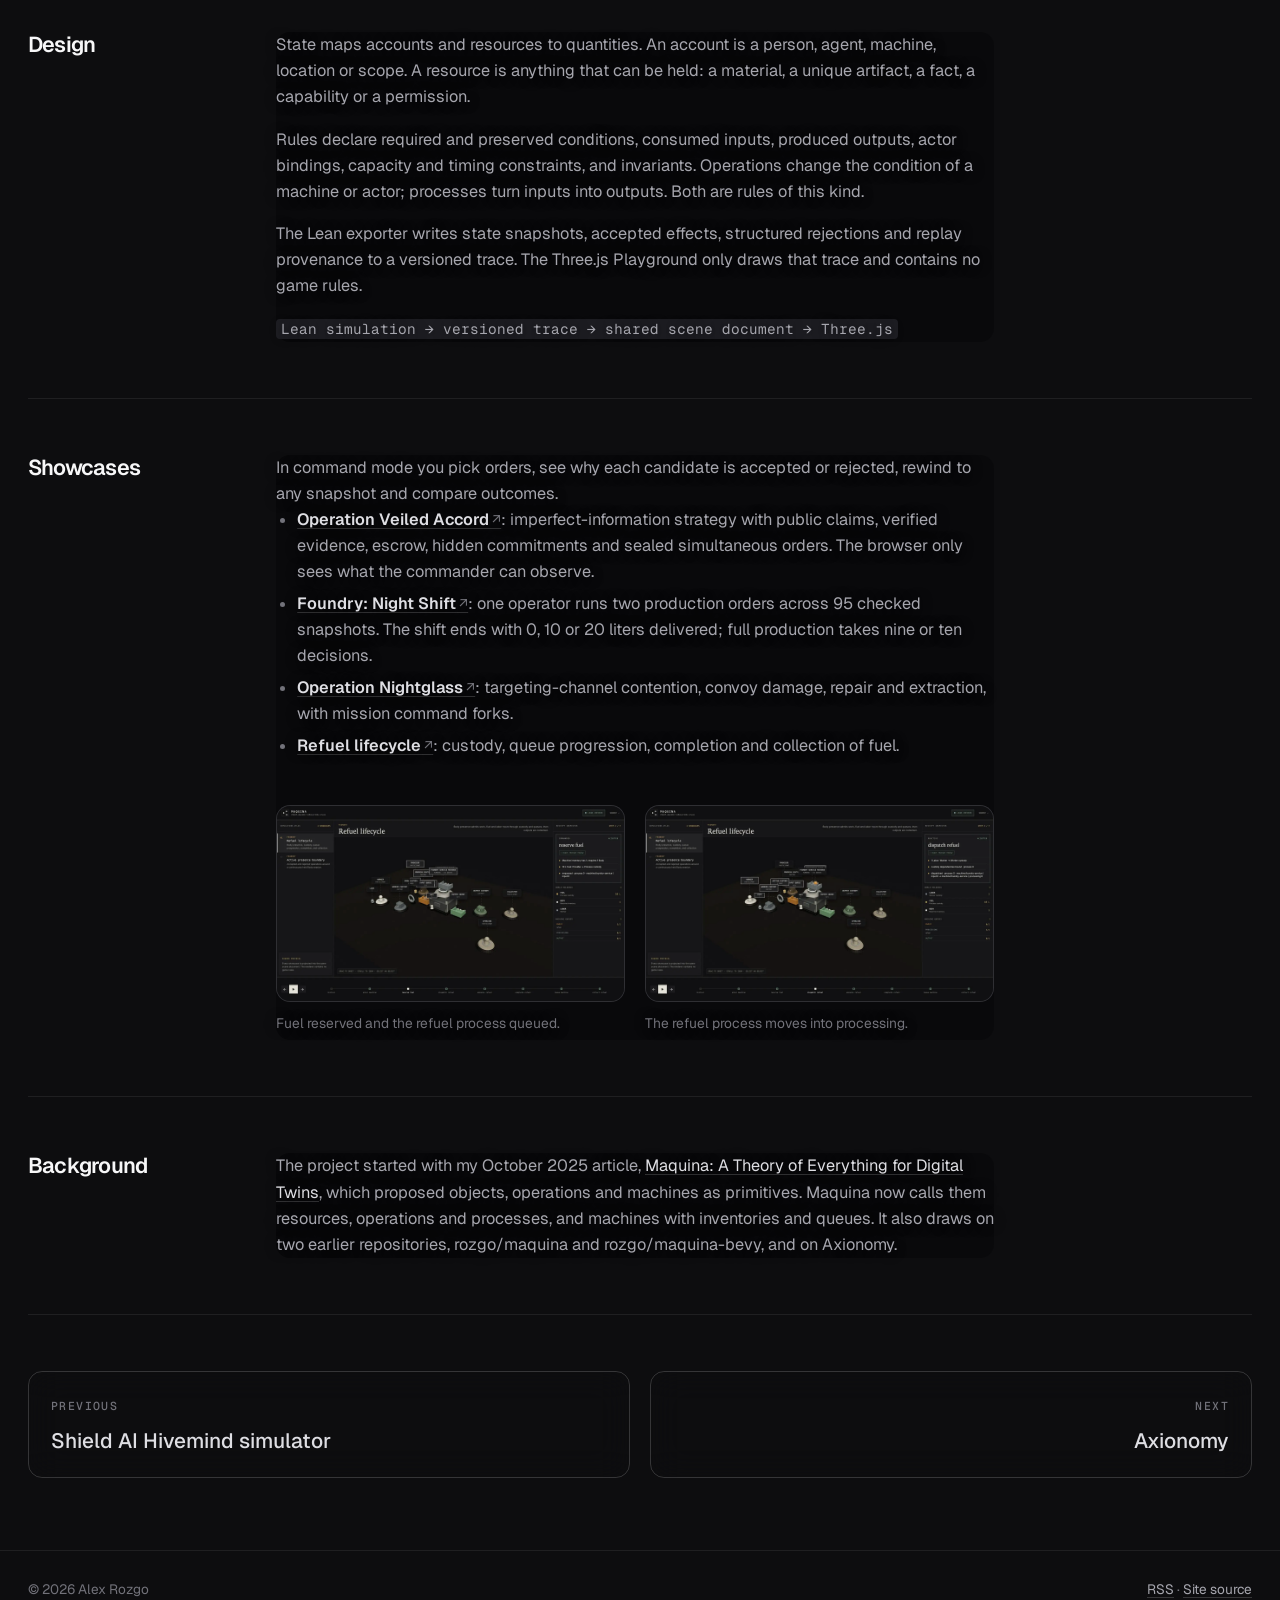
<file: work/maquina/index.html>
<!DOCTYPE html>
<html lang="en">
<head>
    <meta charset="utf-8">
    <meta name="viewport" content="width=device-width, initial-scale=1">
    <title>Maquina · Alex Rozgo</title>
    <meta name="description" content="Maquina is an execution model for simulated worlds with a Lean 4 kernel that checks every state change and a Three.js playground for replaying runs.">
    <meta name="author" content="Alex Rozgo">
    <link rel="canonical" href="https://rozgo.github.io/work/maquina/">
    <link rel="icon" href="../../favicon.svg" type="image/svg+xml">
    <link rel="apple-touch-icon" href="../../apple-touch-icon.png">
    <link rel="alternate" type="application/rss+xml" title="Alex Rozgo: writing" href="../../feed.xml">
    <meta name="theme-color" content="#0d0d0f">
    <meta property="og:type" content="website">
    <meta property="og:site_name" content="Alex Rozgo">
    <meta property="og:url" content="https://rozgo.github.io/work/maquina/">
    <meta property="og:title" content="Maquina · Alex Rozgo">
    <meta property="og:description" content="Maquina is an execution model for simulated worlds with a Lean 4 kernel that checks every state change and a Three.js playground for replaying runs.">
    <meta property="og:image" content="https://rozgo.github.io/media/work/maquina-og.webp">
    <meta name="twitter:card" content="summary_large_image">
    <meta name="twitter:site" content="@rozgo">
    <meta name="twitter:title" content="Maquina · Alex Rozgo">
    <meta name="twitter:description" content="Maquina is an execution model for simulated worlds with a Lean 4 kernel that checks every state change and a Three.js playground for replaying runs.">
    <meta name="twitter:image" content="https://rozgo.github.io/media/work/maquina-og.webp">
    <link rel="preconnect" href="https://fonts.googleapis.com">
    <link rel="preconnect" href="https://fonts.gstatic.com" crossorigin>
    <link rel="stylesheet" href="https://fonts.googleapis.com/css2?family=Geist:wght@400;500;600;700&family=Geist+Mono:wght@400;500&display=swap">
    <link rel="stylesheet" href="../../css/main.css">
    <script type="module" src="../../js/scene.js"></script>
    <script src="../../js/main.js" defer></script>
    <script type="application/ld+json">{"@context":"https://schema.org","@type":"CreativeWork","name":"Maquina","description":"Maquina is an execution model for simulated worlds with a Lean 4 kernel that checks every state change and a Three.js playground for replaying runs.","url":"https://rozgo.github.io/work/maquina/","creator":{"@type":"Person","name":"Alex Rozgo","url":"https://rozgo.github.io/"}}</script>
</head>

<body id="top" data-scene="ambient">
    <canvas id="world" aria-hidden="true"></canvas>
    <a class="skip-link" href="#main">Skip to content</a>
    <header class="site-header">
        <div class="wrap">
            <a class="brand" href="../../"><img class="brand-avatar" src="../../media/rozgo-avatar.webp" alt="" width="36" height="36" loading="eager" decoding="async">Alex Rozgo</a>
            <nav class="nav" id="site-nav" aria-label="Main">
                <a href="../../#work" aria-current="page">Work</a>
                <a href="../../#lab">Lab</a>
                <a href="../../#writing">Writing</a>
                <a href="../../#about">About</a>
                <a href="../../archive/">Archive</a>
                <a href="../../#contact">Contact</a>
            </nav>
            <button type="button" class="icon-button menu-button" data-menu-toggle aria-controls="site-nav" aria-expanded="false" aria-label="Menu"><svg viewBox="0 0 24 24" aria-hidden="true"><path d="M4 7h16M4 12h16M4 17h16" stroke="currentColor" stroke-width="1.8" stroke-linecap="round"/></svg></button>
        </div>
    </header>

    <main id="main">
        <div class="wrap">
            <div class="page-head">
                <div class="crumbs label"><a href="../../#work">Work</a> / Maquina</div>
                <span class="label label--accent">Formal methods · Lean 4, Three.js · 2026</span>
                <h1>Maquina</h1>
                <p class="page-lede">Maquina is an execution model for simulated worlds. It defines what exists, which changes are allowed, and what each accepted change produces. A Lean 4 kernel checks every step, so any run can be replayed and verified. Agents, people, planners and solvers propose actions; Maquina decides whether each one is valid and what follows from it.</p>
                <div class="hero-actions"><a class="button button--primary" href="https://biomaai.github.io/maquina/?showcase=veiled-accord" target="_blank" rel="noopener">Open the Playground ↗</a><a class="button" href="https://github.com/BiomaAI/maquina" target="_blank" rel="noopener">Code on GitHub ↗</a></div>
                
            </div>
            <figure class="figure"><img src="../../media/work/maquina-overview.webp" alt="Maquina Playground showing a refuel lifecycle" width="1600" height="900" loading="eager" decoding="async"><figcaption>The refuel lifecycle in the Playground. Lean generates every snapshot, receipt and rejection shown.</figcaption></figure>
            <dl class="facts"><div><dt>Role</dt><dd>Author</dd></div><div><dt>Rules</dt><dd>Checked by Lean 4 proofs</dd></div><div><dt>Viewer</dt><dd>Three.js in the browser</dd></div><div><dt>Started</dt><dd>From my October 2025 article</dd></div></dl>
            
            <section class="detail">
                <h2>Problem</h2>
                <div class="prose">
                    <p>When agents act in a simulated world, the rules are often spread across the agent, the game code and the renderer. Then nothing records why an action was allowed, and a run cannot be checked or reproduced. Maquina puts the rules in one kernel that every participant calls.</p>
                </div>
            </section>
            <section class="detail">
                <h2>Design</h2>
                <div class="prose">
                    <p>State maps accounts and resources to quantities. An account is a person, agent, machine, location or scope. A resource is anything that can be held: a material, a unique artifact, a fact, a capability or a permission.</p>
                    <p>Rules declare required and preserved conditions, consumed inputs, produced outputs, actor bindings, capacity and timing constraints, and invariants. Operations change the condition of a machine or actor; processes turn inputs into outputs. Both are rules of this kind.</p>
                    <p>The Lean exporter writes state snapshots, accepted effects, structured rejections and replay provenance to a versioned trace. The Three.js Playground only draws that trace and contains no game rules.</p>
                    <p><code>Lean simulation → versioned trace → shared scene document → Three.js</code></p>
                </div>
            </section>
            <section class="detail">
                <h2>Showcases</h2>
                <div class="prose">
                    <p>In command mode you pick orders, see why each candidate is accepted or rejected, rewind to any snapshot and compare outcomes.</p>
                    <ul>
                        <li><a class="ext" href="https://biomaai.github.io/maquina/?showcase=veiled-accord" target="_blank" rel="noopener"><strong>Operation Veiled Accord</strong></a>: imperfect-information strategy with public claims, verified evidence, escrow, hidden commitments and sealed simultaneous orders. The browser only sees what the commander can observe.</li>
                        <li><a class="ext" href="https://biomaai.github.io/maquina/?showcase=foundry-control-room" target="_blank" rel="noopener"><strong>Foundry: Night Shift</strong></a>: one operator runs two production orders across 95 checked snapshots. The shift ends with 0, 10 or 20 liters delivered; full production takes nine or ten decisions.</li>
                        <li><a class="ext" href="https://biomaai.github.io/maquina/?showcase=nightglass-extraction" target="_blank" rel="noopener"><strong>Operation Nightglass</strong></a>: targeting-channel contention, convoy damage, repair and extraction, with mission command forks.</li>
                        <li><a class="ext" href="https://biomaai.github.io/maquina/?showcase=foundry-refuel-lifecycle" target="_blank" rel="noopener"><strong>Refuel lifecycle</strong></a>: custody, queue progression, completion and collection of fuel.</li>
                    </ul>
                    <div class="gallery"><figure class="figure"><img src="../../media/work/maquina-reserve-fuel.webp" alt="Fuel reservation in the Playground" width="1600" height="900" loading="lazy" decoding="async"><figcaption>Fuel reserved and the refuel process queued.</figcaption></figure><figure class="figure"><img src="../../media/work/maquina-dispatch-refuel.webp" alt="Refuel dispatch in the Playground" width="1600" height="900" loading="lazy" decoding="async"><figcaption>The refuel process moves into processing.</figcaption></figure></div>
                </div>
            </section>
            <section class="detail">
                <h2>Background</h2>
                <div class="prose">
                    <p>The project started with my October 2025 article, <a href="../../writing/maquina-theory-of-everything-for-digital-twins/">Maquina: A Theory of Everything for Digital Twins</a>, which proposed objects, operations and machines as primitives. Maquina now calls them resources, operations and processes, and machines with inventories and queues. It also draws on two earlier repositories, rozgo/maquina and rozgo/maquina-bevy, and on Axionomy.</p>
                </div>
            </section>
            <nav class="next-work" aria-label="More projects">
                <a href="../../work/shield-ai-simulator/"><span class="label">Previous</span><strong>Shield AI Hivemind simulator</strong></a>
                <a href="../../work/axionomy/"><span class="label">Next</span><strong>Axionomy</strong></a>
            </nav>
        </div>
    </main>

    <footer class="site-footer">
        <div class="wrap">
            <span>© 2026 Alex Rozgo</span>
            <span><a href="../../feed.xml">RSS</a> · <a href="https://github.com/rozgo/rozgo.github.io" target="_blank" rel="noopener">Site source</a></span>
        </div>
    </footer>
</body>
</html>
</file>
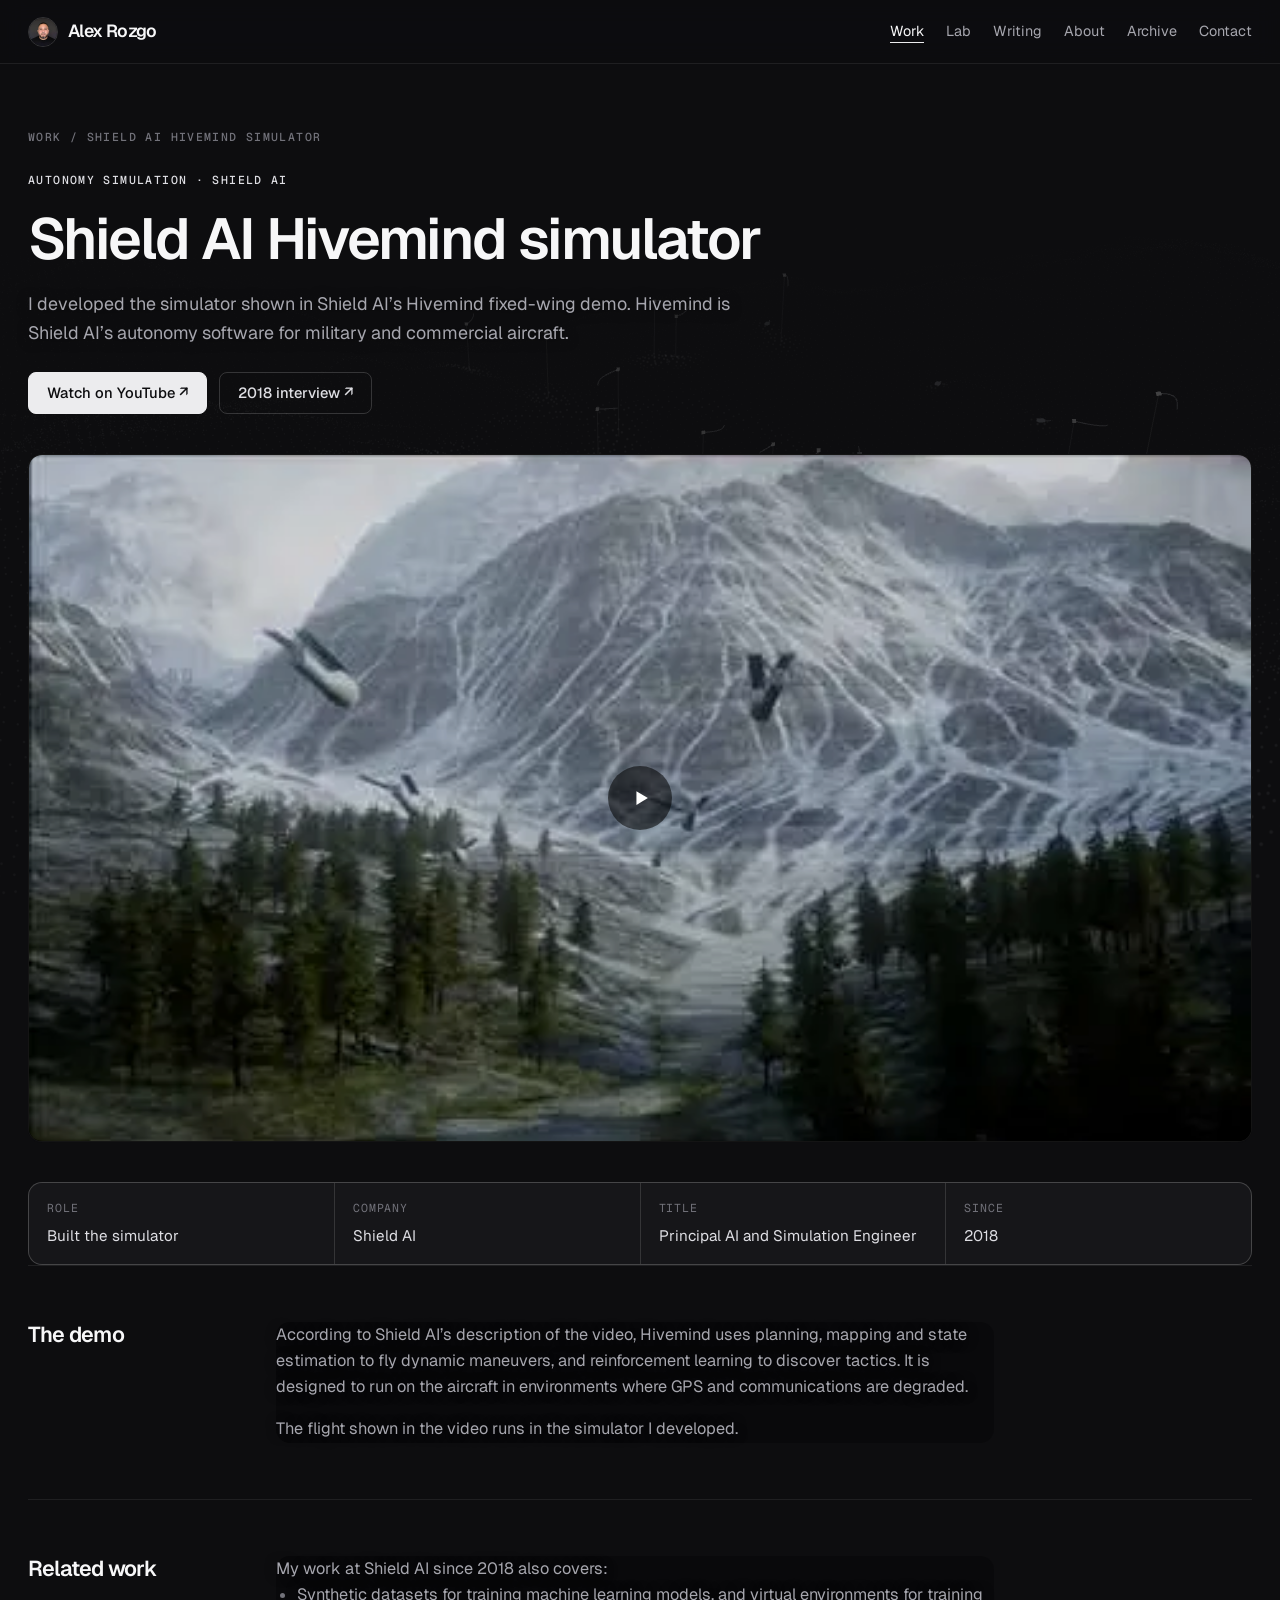
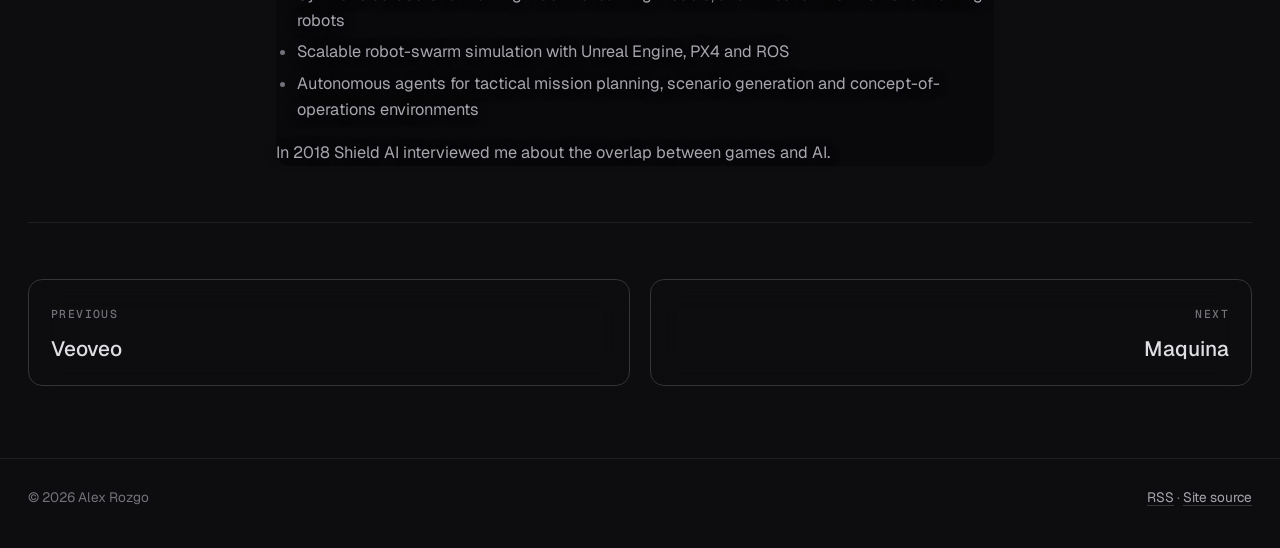
<file: work/shield-ai-simulator/index.html>
<!DOCTYPE html>
<html lang="en">
<head>
    <meta charset="utf-8">
    <meta name="viewport" content="width=device-width, initial-scale=1">
    <title>Shield AI Hivemind simulator · Alex Rozgo</title>
    <meta name="description" content="Alex Rozgo developed the simulator shown in Shield AI’s Hivemind fixed-wing autonomy demo.">
    <meta name="author" content="Alex Rozgo">
    <link rel="canonical" href="https://rozgo.github.io/work/shield-ai-simulator/">
    <link rel="icon" href="../../favicon.svg" type="image/svg+xml">
    <link rel="apple-touch-icon" href="../../apple-touch-icon.png">
    <link rel="alternate" type="application/rss+xml" title="Alex Rozgo: writing" href="../../feed.xml">
    <meta name="theme-color" content="#0d0d0f">
    <meta property="og:type" content="website">
    <meta property="og:site_name" content="Alex Rozgo">
    <meta property="og:url" content="https://rozgo.github.io/work/shield-ai-simulator/">
    <meta property="og:title" content="Shield AI Hivemind simulator · Alex Rozgo">
    <meta property="og:description" content="Alex Rozgo developed the simulator shown in Shield AI’s Hivemind fixed-wing autonomy demo.">
    <meta property="og:image" content="https://rozgo.github.io/media/work/shield-hivemind.webp">
    <meta name="twitter:card" content="summary_large_image">
    <meta name="twitter:site" content="@rozgo">
    <meta name="twitter:title" content="Shield AI Hivemind simulator · Alex Rozgo">
    <meta name="twitter:description" content="Alex Rozgo developed the simulator shown in Shield AI’s Hivemind fixed-wing autonomy demo.">
    <meta name="twitter:image" content="https://rozgo.github.io/media/work/shield-hivemind.webp">
    <link rel="preconnect" href="https://fonts.googleapis.com">
    <link rel="preconnect" href="https://fonts.gstatic.com" crossorigin>
    <link rel="stylesheet" href="https://fonts.googleapis.com/css2?family=Geist:wght@400;500;600;700&family=Geist+Mono:wght@400;500&display=swap">
    <link rel="stylesheet" href="../../css/main.css">
    <script type="module" src="../../js/scene.js"></script>
    <script src="../../js/main.js" defer></script>
    <script type="application/ld+json">{"@context":"https://schema.org","@type":"CreativeWork","name":"Shield AI Hivemind simulator","description":"Alex Rozgo developed the simulator shown in Shield AI’s Hivemind fixed-wing autonomy demo.","url":"https://rozgo.github.io/work/shield-ai-simulator/","creator":{"@type":"Person","name":"Alex Rozgo","url":"https://rozgo.github.io/"}}</script>
</head>

<body id="top" data-scene="ambient">
    <canvas id="world" aria-hidden="true"></canvas>
    <a class="skip-link" href="#main">Skip to content</a>
    <header class="site-header">
        <div class="wrap">
            <a class="brand" href="../../"><img class="brand-avatar" src="../../media/rozgo-avatar.webp" alt="" width="36" height="36" loading="eager" decoding="async">Alex Rozgo</a>
            <nav class="nav" id="site-nav" aria-label="Main">
                <a href="../../#work" aria-current="page">Work</a>
                <a href="../../#lab">Lab</a>
                <a href="../../#writing">Writing</a>
                <a href="../../#about">About</a>
                <a href="../../archive/">Archive</a>
                <a href="../../#contact">Contact</a>
            </nav>
            <button type="button" class="icon-button menu-button" data-menu-toggle aria-controls="site-nav" aria-expanded="false" aria-label="Menu"><svg viewBox="0 0 24 24" aria-hidden="true"><path d="M4 7h16M4 12h16M4 17h16" stroke="currentColor" stroke-width="1.8" stroke-linecap="round"/></svg></button>
        </div>
    </header>

    <main id="main">
        <div class="wrap">
            <div class="page-head">
                <div class="crumbs label"><a href="../../#work">Work</a> / Shield AI Hivemind simulator</div>
                <span class="label label--accent">Autonomy simulation · Shield AI</span>
                <h1>Shield AI Hivemind simulator</h1>
                <p class="page-lede">I developed the simulator shown in Shield AI’s Hivemind fixed-wing demo. Hivemind is Shield AI’s autonomy software for military and commercial aircraft.</p>
                <div class="hero-actions"><a class="button button--primary" href="https://www.youtube.com/watch?v=JBJCrtaNgIc" target="_blank" rel="noopener">Watch on YouTube ↗</a><a class="button" href="https://medium.com/@shield_ai/a-conversation-with-alex-rozgo-dynamical-systems-engineer-ac76e7c39592" target="_blank" rel="noopener">2018 interview ↗</a></div>
                
            </div>
            <div class="video-embed"><button type="button" data-youtube="JBJCrtaNgIc" aria-label="Play video: Shield AI Hivemind Fixed-Wing Demo"><img src="../../media/work/shield-hivemind.webp" alt="" width="480" height="270" loading="lazy" decoding="async"><span class="clip-play"><svg viewBox="0 0 24 24" aria-hidden="true"><path d="M7 4.5v15l12.5-7.5L7 4.5Z" fill="currentColor"/></svg></span></button></div>
            <dl class="facts"><div><dt>Role</dt><dd>Built the simulator</dd></div><div><dt>Company</dt><dd>Shield AI</dd></div><div><dt>Title</dt><dd>Principal AI and Simulation Engineer</dd></div><div><dt>Since</dt><dd>2018</dd></div></dl>
            
            <section class="detail">
                <h2>The demo</h2>
                <div class="prose">
                    <p>According to Shield AI’s description of the video, Hivemind uses planning, mapping and state estimation to fly dynamic maneuvers, and reinforcement learning to discover tactics. It is designed to run on the aircraft in environments where GPS and communications are degraded.</p>
                    <p>The flight shown in the video runs in the simulator I developed.</p>
                </div>
            </section>
            <section class="detail">
                <h2>Related work</h2>
                <div class="prose">
                    <p>My work at Shield AI since 2018 also covers:</p>
                    <ul>
                        <li>Synthetic datasets for training machine learning models, and virtual environments for training robots</li>
                        <li>Scalable robot-swarm simulation with Unreal Engine, PX4 and ROS</li>
                        <li>Autonomous agents for tactical mission planning, scenario generation and concept-of-operations environments</li>
                    </ul>
                    <p>In 2018 Shield AI interviewed me about the overlap between games and AI.</p>
                </div>
            </section>
            <nav class="next-work" aria-label="More projects">
                <a href="../../work/veoveo/"><span class="label">Previous</span><strong>Veoveo</strong></a>
                <a href="../../work/maquina/"><span class="label">Next</span><strong>Maquina</strong></a>
            </nav>
        </div>
    </main>

    <footer class="site-footer">
        <div class="wrap">
            <span>© 2026 Alex Rozgo</span>
            <span><a href="../../feed.xml">RSS</a> · <a href="https://github.com/rozgo/rozgo.github.io" target="_blank" rel="noopener">Site source</a></span>
        </div>
    </footer>
</body>
</html>
</file>
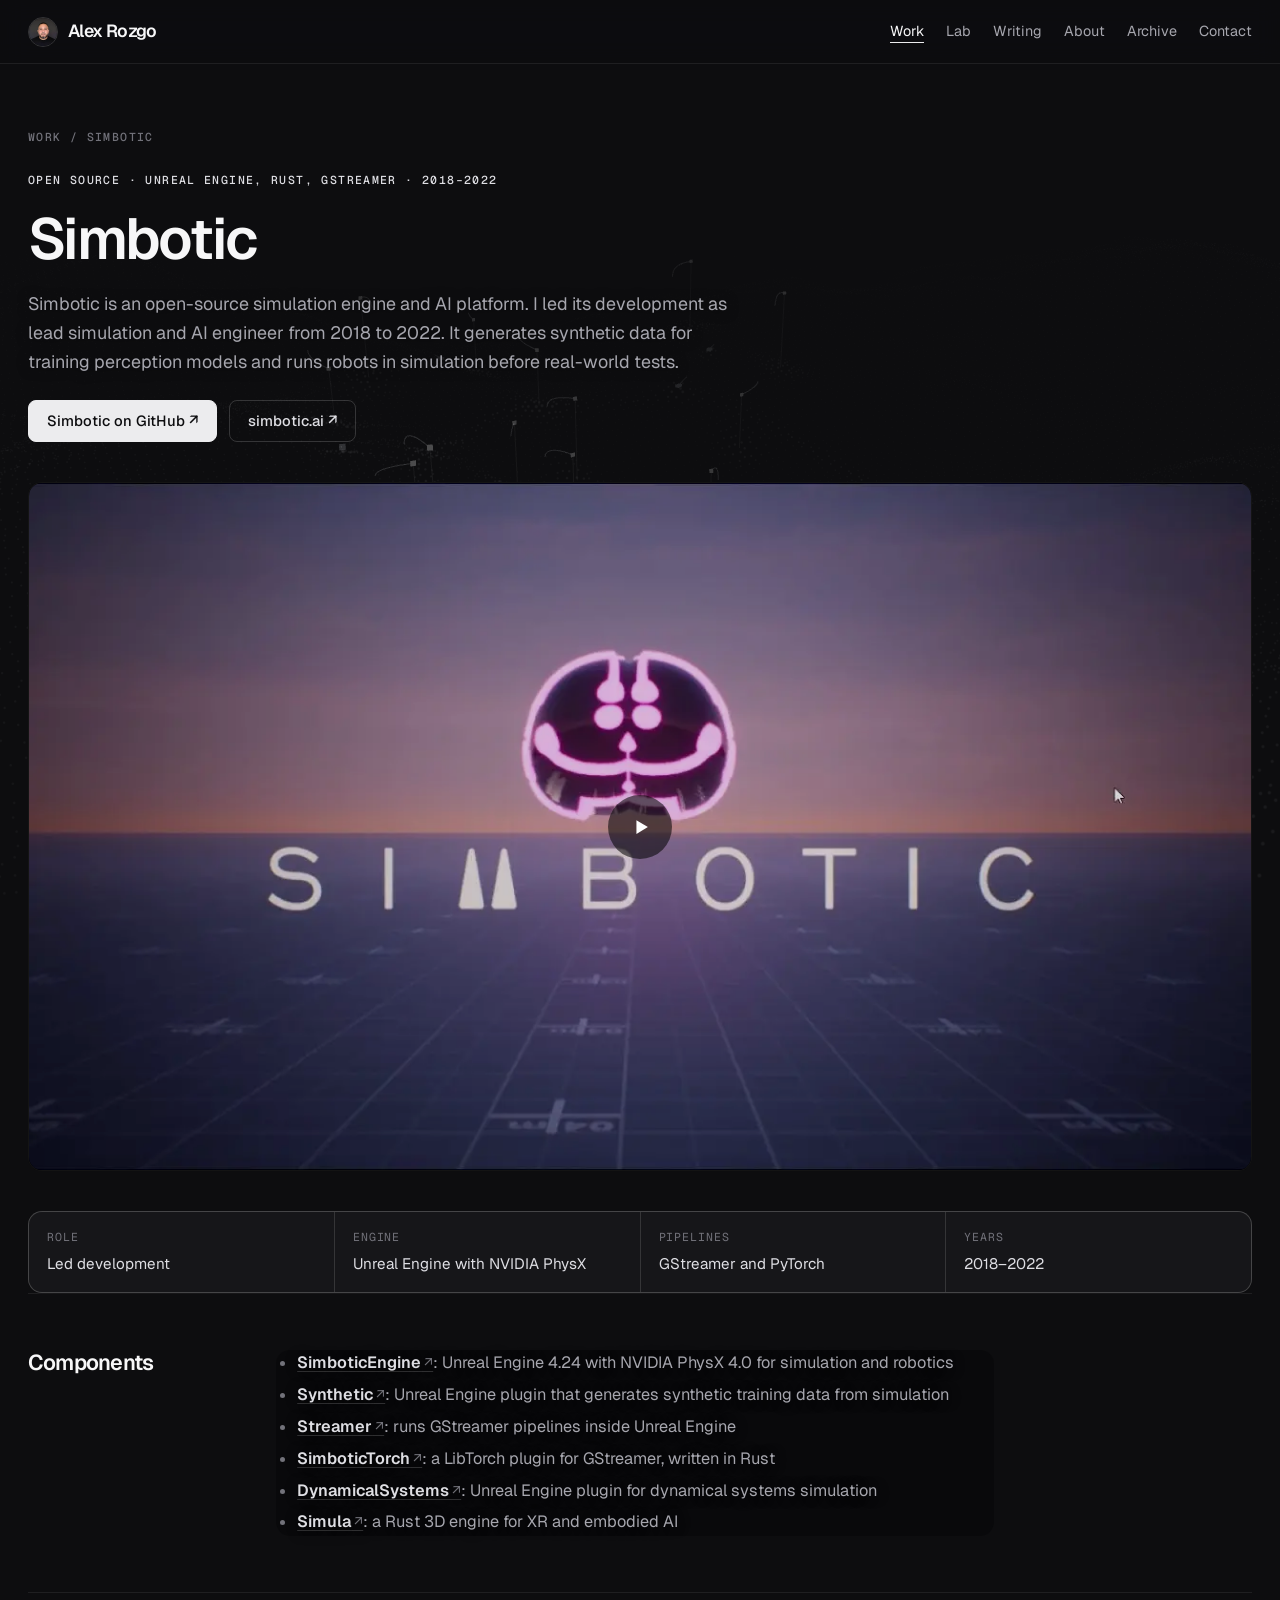
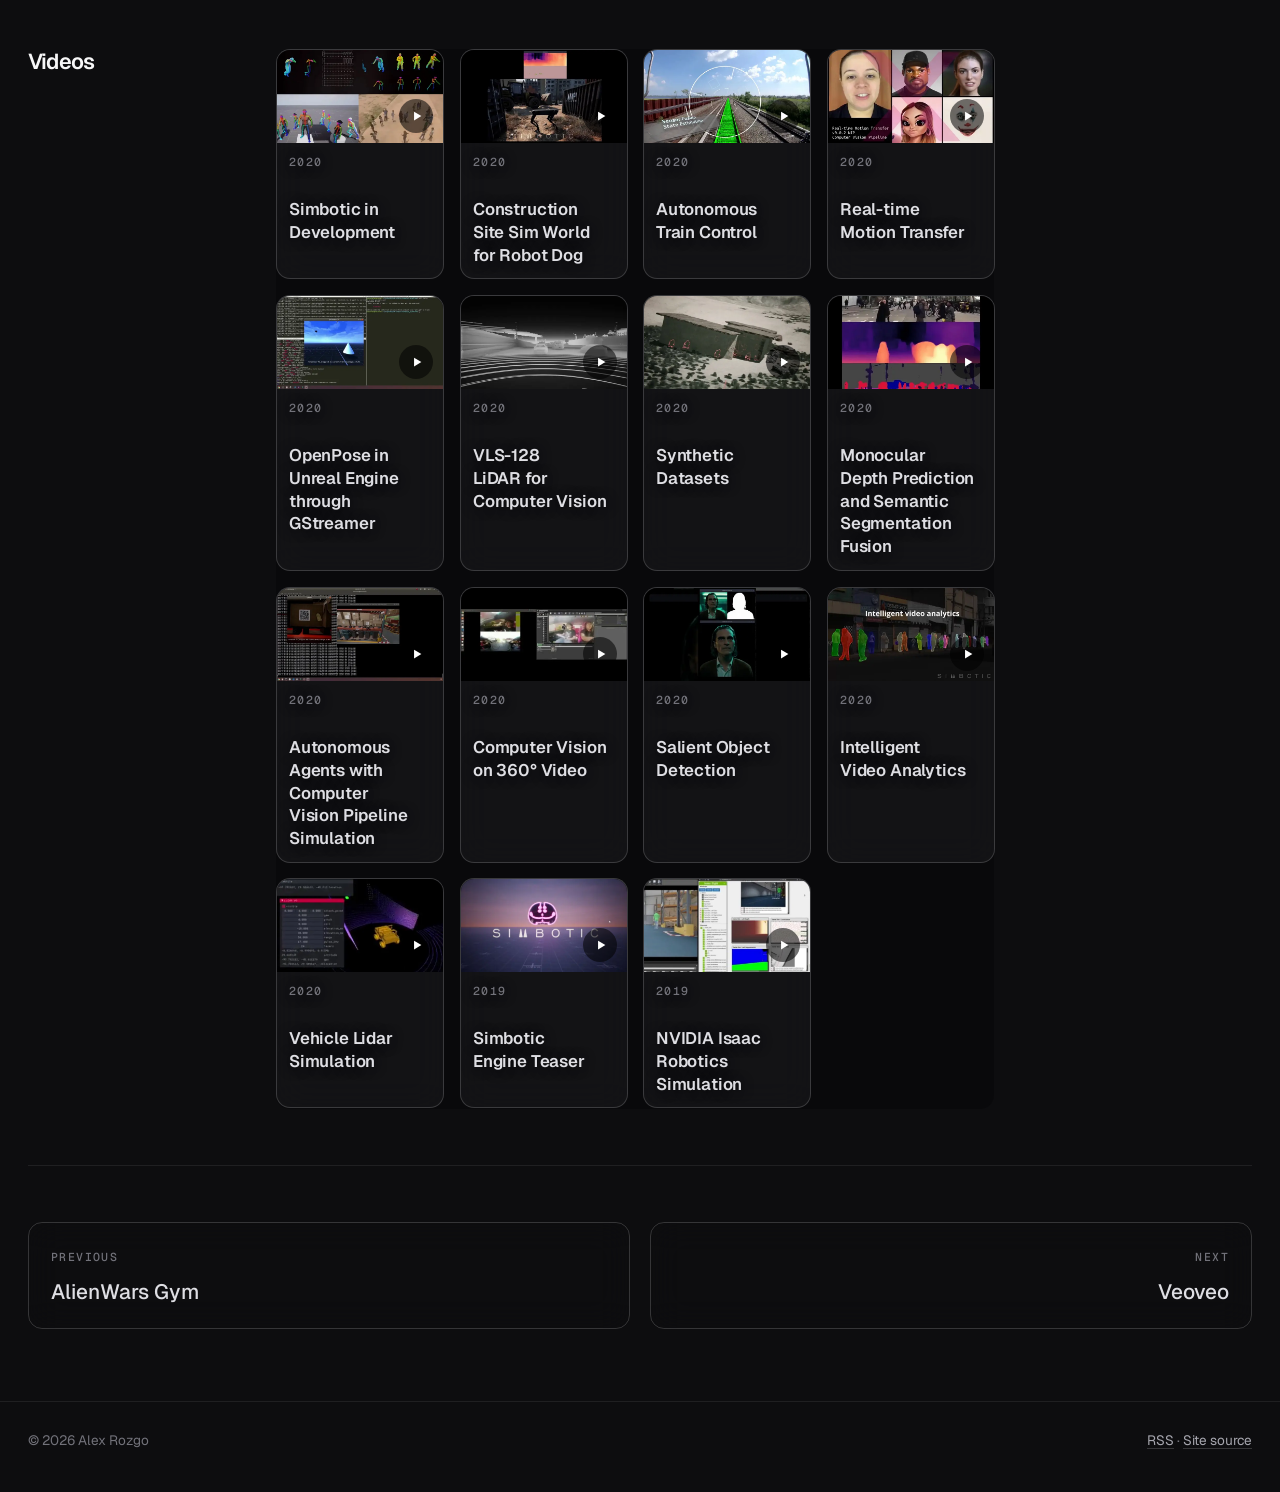
<file: work/simbotic/index.html>
<!DOCTYPE html>
<html lang="en">
<head>
    <meta charset="utf-8">
    <meta name="viewport" content="width=device-width, initial-scale=1">
    <title>Simbotic · Alex Rozgo</title>
    <meta name="description" content="Simbotic is an open-source simulation engine and AI platform for synthetic data and robot testing, built on Unreal Engine, GStreamer and PyTorch.">
    <meta name="author" content="Alex Rozgo">
    <link rel="canonical" href="https://rozgo.github.io/work/simbotic/">
    <link rel="icon" href="../../favicon.svg" type="image/svg+xml">
    <link rel="apple-touch-icon" href="../../apple-touch-icon.png">
    <link rel="alternate" type="application/rss+xml" title="Alex Rozgo: writing" href="../../feed.xml">
    <meta name="theme-color" content="#0d0d0f">
    <meta property="og:type" content="website">
    <meta property="og:site_name" content="Alex Rozgo">
    <meta property="og:url" content="https://rozgo.github.io/work/simbotic/">
    <meta property="og:title" content="Simbotic · Alex Rozgo">
    <meta property="og:description" content="Simbotic is an open-source simulation engine and AI platform for synthetic data and robot testing, built on Unreal Engine, GStreamer and PyTorch.">
    <meta property="og:image" content="https://rozgo.github.io/media/work/simbotic.webp">
    <meta name="twitter:card" content="summary_large_image">
    <meta name="twitter:site" content="@rozgo">
    <meta name="twitter:title" content="Simbotic · Alex Rozgo">
    <meta name="twitter:description" content="Simbotic is an open-source simulation engine and AI platform for synthetic data and robot testing, built on Unreal Engine, GStreamer and PyTorch.">
    <meta name="twitter:image" content="https://rozgo.github.io/media/work/simbotic.webp">
    <link rel="preconnect" href="https://fonts.googleapis.com">
    <link rel="preconnect" href="https://fonts.gstatic.com" crossorigin>
    <link rel="stylesheet" href="https://fonts.googleapis.com/css2?family=Geist:wght@400;500;600;700&family=Geist+Mono:wght@400;500&display=swap">
    <link rel="stylesheet" href="../../css/main.css">
    <script type="module" src="../../js/scene.js"></script>
    <script src="../../js/main.js" defer></script>
    <script type="application/ld+json">{"@context":"https://schema.org","@type":"CreativeWork","name":"Simbotic","description":"Simbotic is an open-source simulation engine and AI platform for synthetic data and robot testing, built on Unreal Engine, GStreamer and PyTorch.","url":"https://rozgo.github.io/work/simbotic/","creator":{"@type":"Person","name":"Alex Rozgo","url":"https://rozgo.github.io/"}}</script>
</head>

<body id="top" data-scene="ambient">
    <canvas id="world" aria-hidden="true"></canvas>
    <a class="skip-link" href="#main">Skip to content</a>
    <header class="site-header">
        <div class="wrap">
            <a class="brand" href="../../"><img class="brand-avatar" src="../../media/rozgo-avatar.webp" alt="" width="36" height="36" loading="eager" decoding="async">Alex Rozgo</a>
            <nav class="nav" id="site-nav" aria-label="Main">
                <a href="../../#work" aria-current="page">Work</a>
                <a href="../../#lab">Lab</a>
                <a href="../../#writing">Writing</a>
                <a href="../../#about">About</a>
                <a href="../../archive/">Archive</a>
                <a href="../../#contact">Contact</a>
            </nav>
            <button type="button" class="icon-button menu-button" data-menu-toggle aria-controls="site-nav" aria-expanded="false" aria-label="Menu"><svg viewBox="0 0 24 24" aria-hidden="true"><path d="M4 7h16M4 12h16M4 17h16" stroke="currentColor" stroke-width="1.8" stroke-linecap="round"/></svg></button>
        </div>
    </header>

    <main id="main">
        <div class="wrap">
            <div class="page-head">
                <div class="crumbs label"><a href="../../#work">Work</a> / Simbotic</div>
                <span class="label label--accent">Open source · Unreal Engine, Rust, GStreamer · 2018–2022</span>
                <h1>Simbotic</h1>
                <p class="page-lede">Simbotic is an open-source simulation engine and AI platform. I led its development as lead simulation and AI engineer from 2018 to 2022. It generates synthetic data for training perception models and runs robots in simulation before real-world tests.</p>
                <div class="hero-actions"><a class="button button--primary" href="https://github.com/Simbotic" target="_blank" rel="noopener">Simbotic on GitHub ↗</a><a class="button" href="https://simbotic.ai/" target="_blank" rel="noopener">simbotic.ai ↗</a></div>
                
            </div>
            <div class="video-embed"><button type="button" data-youtube="IENWIoVnhRk" aria-label="Play video: Simbotic Engine Teaser"><img src="../../media/work/simbotic.webp" alt="" width="1280" height="720" loading="lazy" decoding="async"><span class="clip-play"><svg viewBox="0 0 24 24" aria-hidden="true"><path d="M7 4.5v15l12.5-7.5L7 4.5Z" fill="currentColor"/></svg></span></button></div>
            <dl class="facts"><div><dt>Role</dt><dd>Led development</dd></div><div><dt>Engine</dt><dd>Unreal Engine with NVIDIA PhysX</dd></div><div><dt>Pipelines</dt><dd>GStreamer and PyTorch</dd></div><div><dt>Years</dt><dd>2018–2022</dd></div></dl>
            
            <section class="detail">
                <h2>Components</h2>
                <div class="prose">
                    <ul>
                        <li><a class="ext" href="https://github.com/Simbotic/SimboticEngine" target="_blank" rel="noopener"><strong>SimboticEngine</strong></a>: Unreal Engine 4.24 with NVIDIA PhysX 4.0 for simulation and robotics</li>
                        <li><a class="ext" href="https://github.com/Simbotic/Synthetic" target="_blank" rel="noopener"><strong>Synthetic</strong></a>: Unreal Engine plugin that generates synthetic training data from simulation</li>
                        <li><a class="ext" href="https://github.com/Simbotic/Streamer" target="_blank" rel="noopener"><strong>Streamer</strong></a>: runs GStreamer pipelines inside Unreal Engine</li>
                        <li><a class="ext" href="https://github.com/Simbotic/SimboticTorch" target="_blank" rel="noopener"><strong>SimboticTorch</strong></a>: a LibTorch plugin for GStreamer, written in Rust</li>
                        <li><a class="ext" href="https://github.com/Simbotic/DynamicalSystems" target="_blank" rel="noopener"><strong>DynamicalSystems</strong></a>: Unreal Engine plugin for dynamical systems simulation</li>
                        <li><a class="ext" href="https://github.com/Simbotic/simula" target="_blank" rel="noopener"><strong>Simula</strong></a>: a Rust 3D engine for XR and embodied AI</li>
                    </ul>
                </div>
            </section>
            <section class="detail">
                <h2>Videos</h2>
                <div class="prose">
                    <div class="clips clips--compact" data-video-group>
                <a class="clip" href="https://www.youtube.com/watch?v=-ryn17OpqKw" data-video data-title="Simbotic in Development" data-sub="2020">
                    <div class="clip-media">
                        <img src="../../media/thumbs/-ryn17OpqKw.webp" alt="" width="640" height="360" loading="lazy" decoding="async">
                        <span class="clip-play"><svg viewBox="0 0 24 24" aria-hidden="true"><path d="M7 4.5v15l12.5-7.5L7 4.5Z" fill="currentColor"/></svg></span>
                    </div>
                    <div class="clip-body">
                        <div class="clip-meta"><span class="label">2020</span></div>
                        <h3>Simbotic in Development</h3>
                    </div>
                </a>
                <a class="clip" href="https://www.youtube.com/watch?v=ZLwd0lIdq1g" data-video data-title="Construction Site Sim World for Robot Dog" data-sub="2020">
                    <div class="clip-media">
                        <img src="../../media/thumbs/ZLwd0lIdq1g.webp" alt="" width="640" height="360" loading="lazy" decoding="async">
                        <span class="clip-play"><svg viewBox="0 0 24 24" aria-hidden="true"><path d="M7 4.5v15l12.5-7.5L7 4.5Z" fill="currentColor"/></svg></span>
                    </div>
                    <div class="clip-body">
                        <div class="clip-meta"><span class="label">2020</span></div>
                        <h3>Construction Site Sim World for Robot Dog</h3>
                    </div>
                </a>
                <a class="clip" href="https://www.youtube.com/watch?v=1tSi5Mo-eg4" data-video data-title="Autonomous Train Control" data-sub="2020">
                    <div class="clip-media">
                        <img src="../../media/thumbs/1tSi5Mo-eg4.webp" alt="" width="640" height="360" loading="lazy" decoding="async">
                        <span class="clip-play"><svg viewBox="0 0 24 24" aria-hidden="true"><path d="M7 4.5v15l12.5-7.5L7 4.5Z" fill="currentColor"/></svg></span>
                    </div>
                    <div class="clip-body">
                        <div class="clip-meta"><span class="label">2020</span></div>
                        <h3>Autonomous Train Control</h3>
                    </div>
                </a>
                <a class="clip" href="https://www.youtube.com/watch?v=LREMuWTd9Uw" data-video data-title="Real-time Motion Transfer" data-sub="2020">
                    <div class="clip-media">
                        <img src="../../media/thumbs/LREMuWTd9Uw.webp" alt="" width="640" height="360" loading="lazy" decoding="async">
                        <span class="clip-play"><svg viewBox="0 0 24 24" aria-hidden="true"><path d="M7 4.5v15l12.5-7.5L7 4.5Z" fill="currentColor"/></svg></span>
                    </div>
                    <div class="clip-body">
                        <div class="clip-meta"><span class="label">2020</span></div>
                        <h3>Real-time Motion Transfer</h3>
                    </div>
                </a>
                <a class="clip" href="https://www.youtube.com/watch?v=rkNDVcT1bXM" data-video data-title="OpenPose in Unreal Engine through GStreamer" data-sub="2020">
                    <div class="clip-media">
                        <img src="../../media/thumbs/rkNDVcT1bXM.webp" alt="" width="640" height="360" loading="lazy" decoding="async">
                        <span class="clip-play"><svg viewBox="0 0 24 24" aria-hidden="true"><path d="M7 4.5v15l12.5-7.5L7 4.5Z" fill="currentColor"/></svg></span>
                    </div>
                    <div class="clip-body">
                        <div class="clip-meta"><span class="label">2020</span></div>
                        <h3>OpenPose in Unreal Engine through GStreamer</h3>
                    </div>
                </a>
                <a class="clip" href="https://www.youtube.com/watch?v=_0ycXmtRX7M" data-video data-title="VLS-128 LiDAR for Computer Vision" data-sub="2020">
                    <div class="clip-media">
                        <img src="../../media/thumbs/_0ycXmtRX7M.webp" alt="" width="640" height="360" loading="lazy" decoding="async">
                        <span class="clip-play"><svg viewBox="0 0 24 24" aria-hidden="true"><path d="M7 4.5v15l12.5-7.5L7 4.5Z" fill="currentColor"/></svg></span>
                    </div>
                    <div class="clip-body">
                        <div class="clip-meta"><span class="label">2020</span></div>
                        <h3>VLS-128 LiDAR for Computer Vision</h3>
                    </div>
                </a>
                <a class="clip" href="https://www.youtube.com/watch?v=8f-a1so-m9o" data-video data-title="Synthetic Datasets" data-sub="2020">
                    <div class="clip-media">
                        <img src="../../media/thumbs/8f-a1so-m9o.webp" alt="" width="640" height="360" loading="lazy" decoding="async">
                        <span class="clip-play"><svg viewBox="0 0 24 24" aria-hidden="true"><path d="M7 4.5v15l12.5-7.5L7 4.5Z" fill="currentColor"/></svg></span>
                    </div>
                    <div class="clip-body">
                        <div class="clip-meta"><span class="label">2020</span></div>
                        <h3>Synthetic Datasets</h3>
                    </div>
                </a>
                <a class="clip" href="https://www.youtube.com/watch?v=66yT8JO3pyQ" data-video data-title="Monocular Depth Prediction and Semantic Segmentation Fusion" data-sub="2020">
                    <div class="clip-media">
                        <img src="../../media/thumbs/66yT8JO3pyQ.webp" alt="" width="640" height="360" loading="lazy" decoding="async">
                        <span class="clip-play"><svg viewBox="0 0 24 24" aria-hidden="true"><path d="M7 4.5v15l12.5-7.5L7 4.5Z" fill="currentColor"/></svg></span>
                    </div>
                    <div class="clip-body">
                        <div class="clip-meta"><span class="label">2020</span></div>
                        <h3>Monocular Depth Prediction and Semantic Segmentation Fusion</h3>
                    </div>
                </a>
                <a class="clip" href="https://www.youtube.com/watch?v=39Kb8YVYgMM" data-video data-title="Autonomous Agents with Computer Vision Pipeline Simulation" data-sub="2020">
                    <div class="clip-media">
                        <img src="../../media/thumbs/39Kb8YVYgMM.webp" alt="" width="640" height="360" loading="lazy" decoding="async">
                        <span class="clip-play"><svg viewBox="0 0 24 24" aria-hidden="true"><path d="M7 4.5v15l12.5-7.5L7 4.5Z" fill="currentColor"/></svg></span>
                    </div>
                    <div class="clip-body">
                        <div class="clip-meta"><span class="label">2020</span></div>
                        <h3>Autonomous Agents with Computer Vision Pipeline Simulation</h3>
                    </div>
                </a>
                <a class="clip" href="https://www.youtube.com/watch?v=JtG2sGy9cKs" data-video data-title="Computer Vision on 360° Video" data-sub="2020">
                    <div class="clip-media">
                        <img src="../../media/thumbs/JtG2sGy9cKs.webp" alt="" width="640" height="360" loading="lazy" decoding="async">
                        <span class="clip-play"><svg viewBox="0 0 24 24" aria-hidden="true"><path d="M7 4.5v15l12.5-7.5L7 4.5Z" fill="currentColor"/></svg></span>
                    </div>
                    <div class="clip-body">
                        <div class="clip-meta"><span class="label">2020</span></div>
                        <h3>Computer Vision on 360° Video</h3>
                    </div>
                </a>
                <a class="clip" href="https://www.youtube.com/watch?v=TJTn5dcb4nE" data-video data-title="Salient Object Detection" data-sub="2020">
                    <div class="clip-media">
                        <img src="../../media/thumbs/TJTn5dcb4nE.webp" alt="" width="640" height="360" loading="lazy" decoding="async">
                        <span class="clip-play"><svg viewBox="0 0 24 24" aria-hidden="true"><path d="M7 4.5v15l12.5-7.5L7 4.5Z" fill="currentColor"/></svg></span>
                    </div>
                    <div class="clip-body">
                        <div class="clip-meta"><span class="label">2020</span></div>
                        <h3>Salient Object Detection</h3>
                    </div>
                </a>
                <a class="clip" href="https://www.youtube.com/watch?v=jC-2PbZ42w0" data-video data-title="Intelligent Video Analytics" data-sub="2020">
                    <div class="clip-media">
                        <img src="../../media/thumbs/jC-2PbZ42w0.webp" alt="" width="640" height="360" loading="lazy" decoding="async">
                        <span class="clip-play"><svg viewBox="0 0 24 24" aria-hidden="true"><path d="M7 4.5v15l12.5-7.5L7 4.5Z" fill="currentColor"/></svg></span>
                    </div>
                    <div class="clip-body">
                        <div class="clip-meta"><span class="label">2020</span></div>
                        <h3>Intelligent Video Analytics</h3>
                    </div>
                </a>
                <a class="clip" href="https://www.youtube.com/watch?v=r-0xqr8tvK0" data-video data-title="Vehicle Lidar Simulation" data-sub="2020">
                    <div class="clip-media">
                        <img src="../../media/thumbs/r-0xqr8tvK0.webp" alt="" width="640" height="360" loading="lazy" decoding="async">
                        <span class="clip-play"><svg viewBox="0 0 24 24" aria-hidden="true"><path d="M7 4.5v15l12.5-7.5L7 4.5Z" fill="currentColor"/></svg></span>
                    </div>
                    <div class="clip-body">
                        <div class="clip-meta"><span class="label">2020</span></div>
                        <h3>Vehicle Lidar Simulation</h3>
                    </div>
                </a>
                <a class="clip" href="https://www.youtube.com/watch?v=IENWIoVnhRk" data-video data-title="Simbotic Engine Teaser" data-sub="2019">
                    <div class="clip-media">
                        <img src="../../media/thumbs/IENWIoVnhRk.webp" alt="" width="640" height="360" loading="lazy" decoding="async">
                        <span class="clip-play"><svg viewBox="0 0 24 24" aria-hidden="true"><path d="M7 4.5v15l12.5-7.5L7 4.5Z" fill="currentColor"/></svg></span>
                    </div>
                    <div class="clip-body">
                        <div class="clip-meta"><span class="label">2019</span></div>
                        <h3>Simbotic Engine Teaser</h3>
                    </div>
                </a>
                <a class="clip" href="https://www.youtube.com/watch?v=RdIpDA9sxlU" data-video data-title="NVIDIA Isaac Robotics Simulation" data-sub="2019">
                    <div class="clip-media">
                        <img src="../../media/thumbs/RdIpDA9sxlU.webp" alt="" width="640" height="360" loading="lazy" decoding="async">
                        <span class="clip-play"><svg viewBox="0 0 24 24" aria-hidden="true"><path d="M7 4.5v15l12.5-7.5L7 4.5Z" fill="currentColor"/></svg></span>
                    </div>
                    <div class="clip-body">
                        <div class="clip-meta"><span class="label">2019</span></div>
                        <h3>NVIDIA Isaac Robotics Simulation</h3>
                    </div>
                </a></div>
                </div>
            </section>
            <nav class="next-work" aria-label="More projects">
                <a href="../../work/alienwars-gym/"><span class="label">Previous</span><strong>AlienWars Gym</strong></a>
                <a href="../../work/veoveo/"><span class="label">Next</span><strong>Veoveo</strong></a>
            </nav>
        </div>
    </main>

    <footer class="site-footer">
        <div class="wrap">
            <span>© 2026 Alex Rozgo</span>
            <span><a href="../../feed.xml">RSS</a> · <a href="https://github.com/rozgo/rozgo.github.io" target="_blank" rel="noopener">Site source</a></span>
        </div>
    </footer>
</body>
</html>
</file>
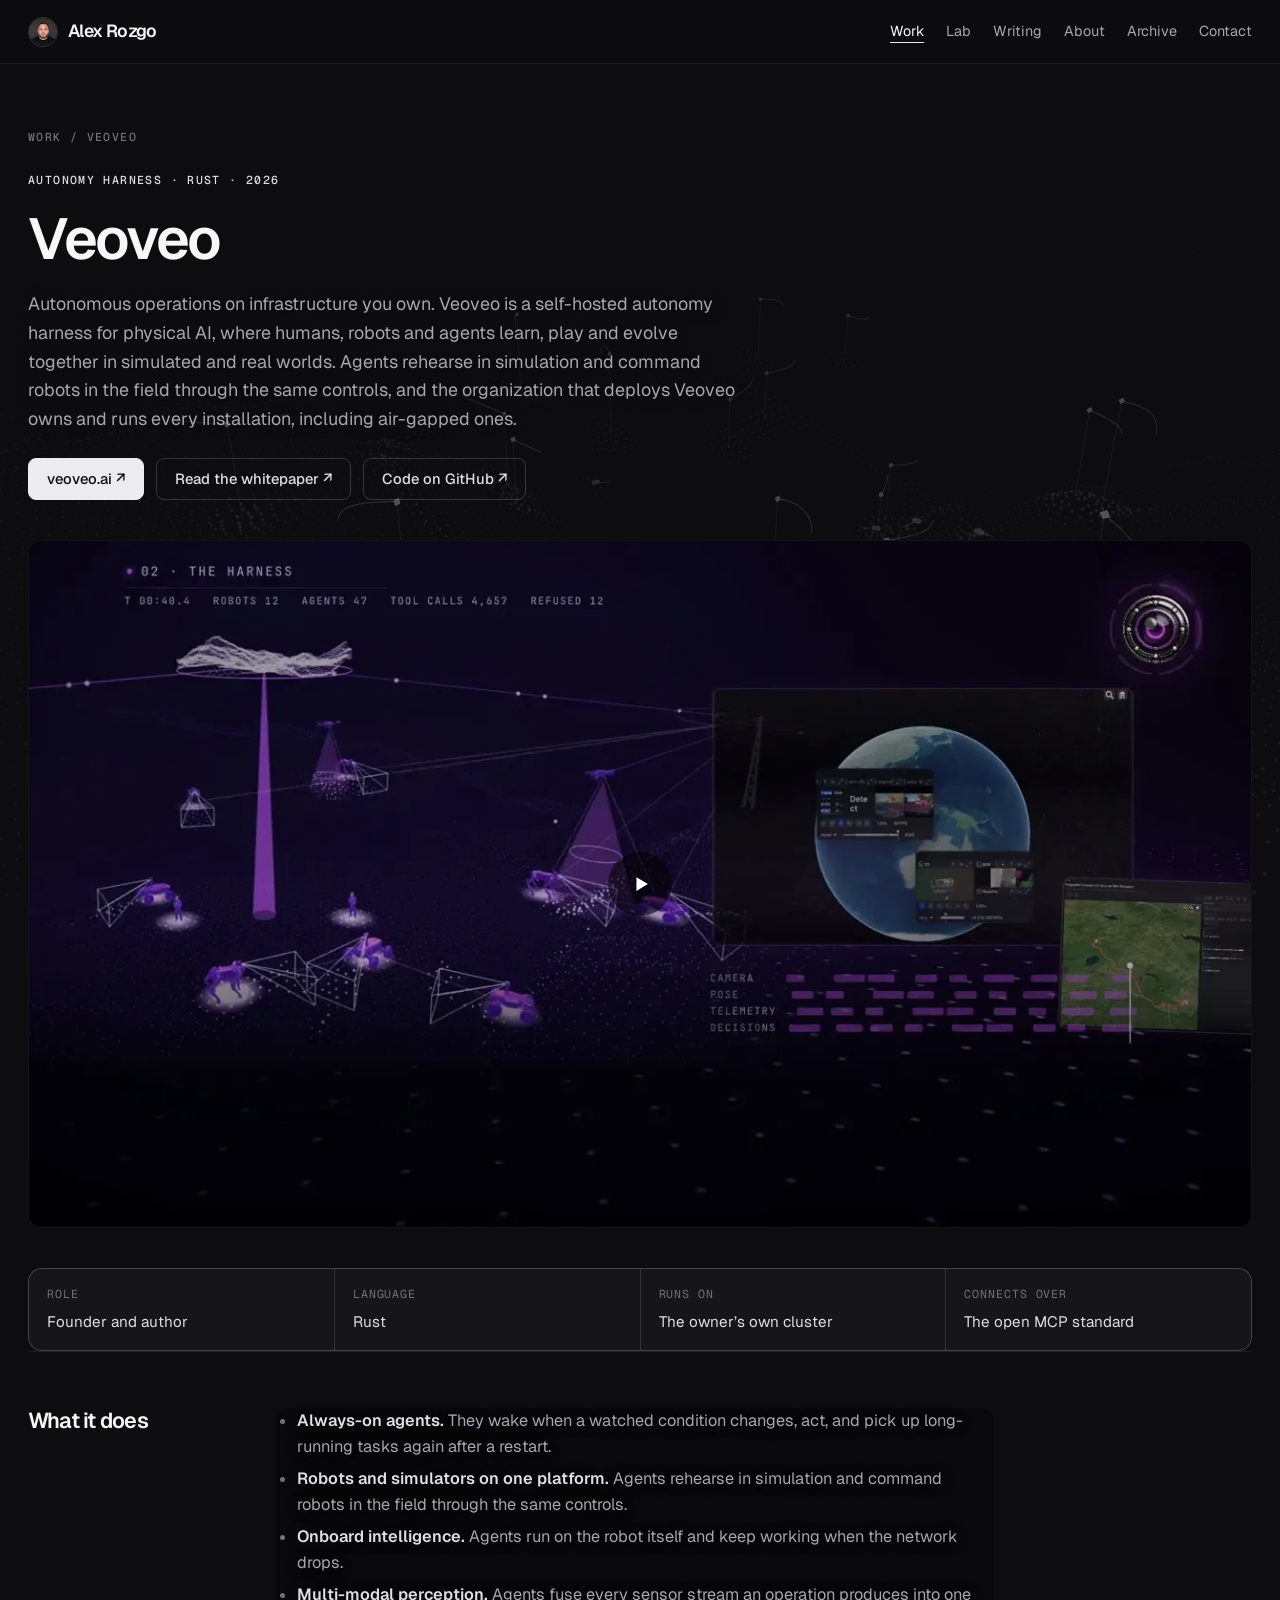
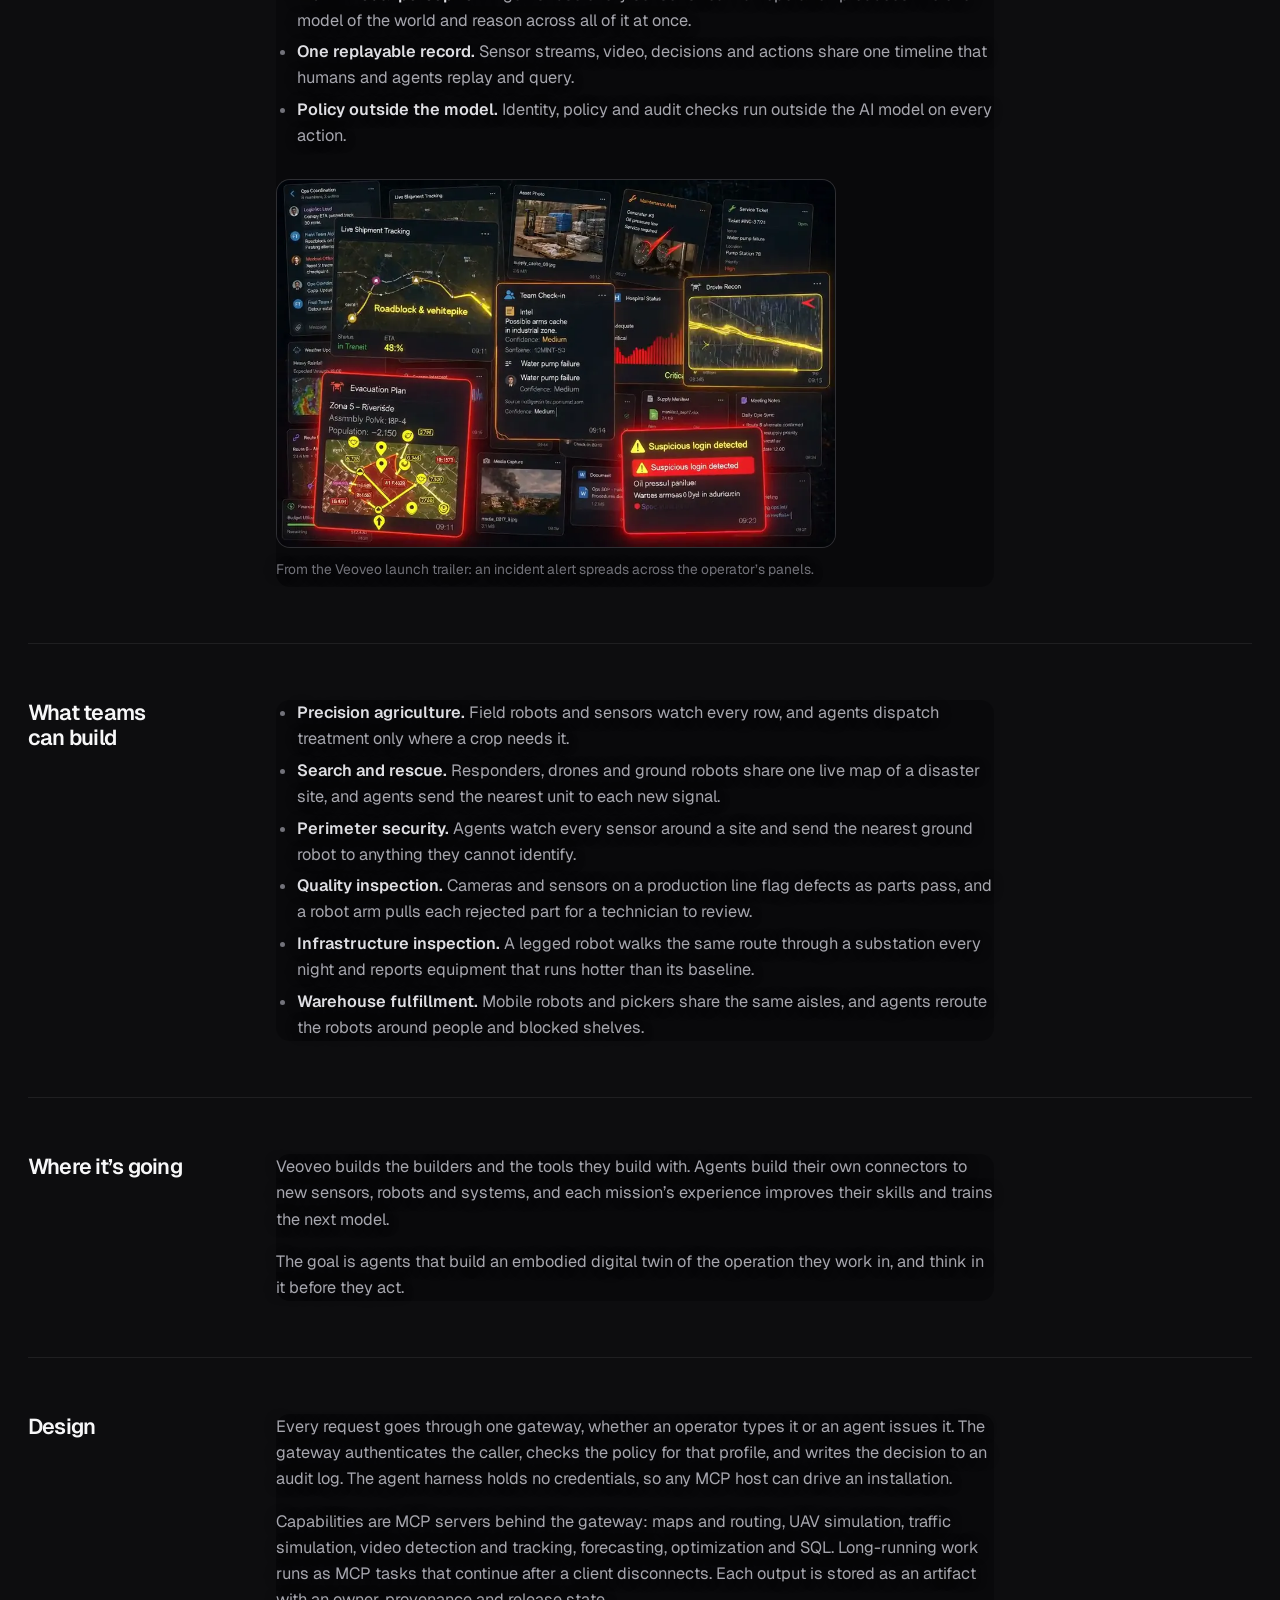
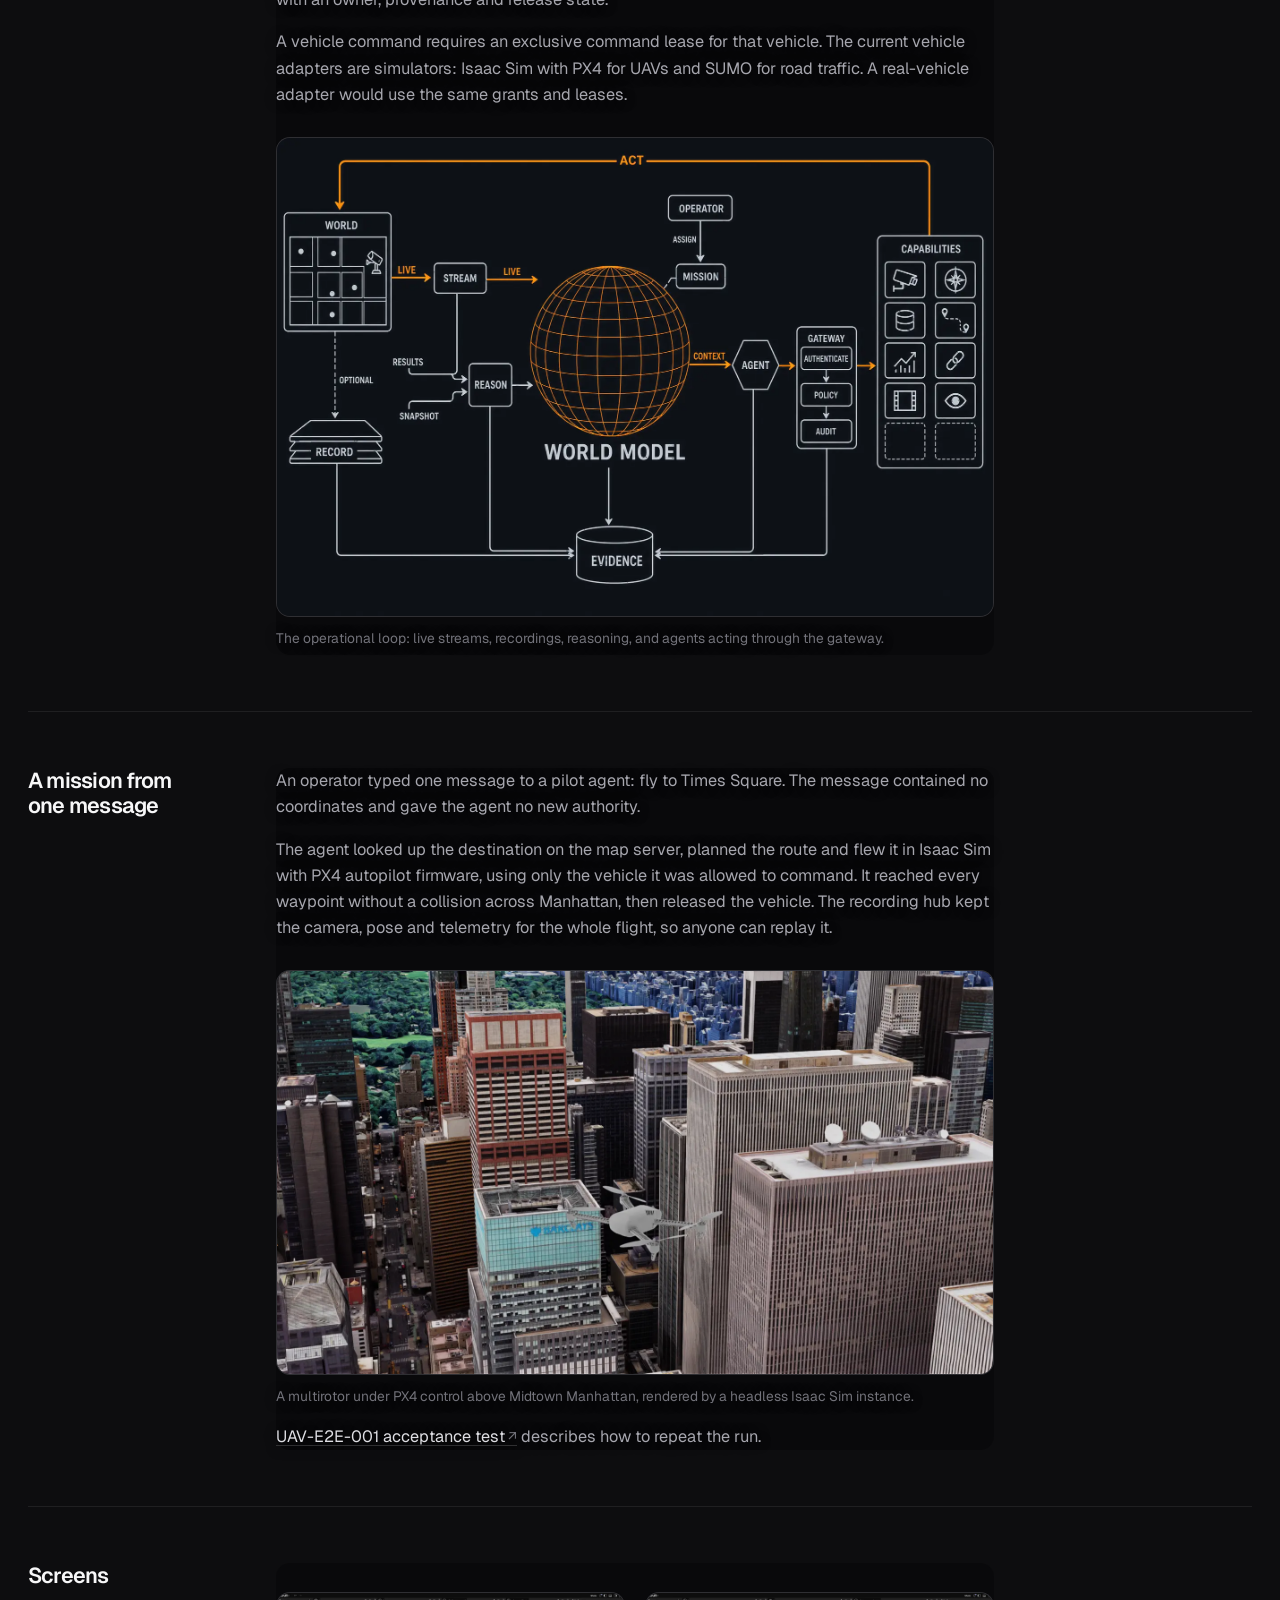
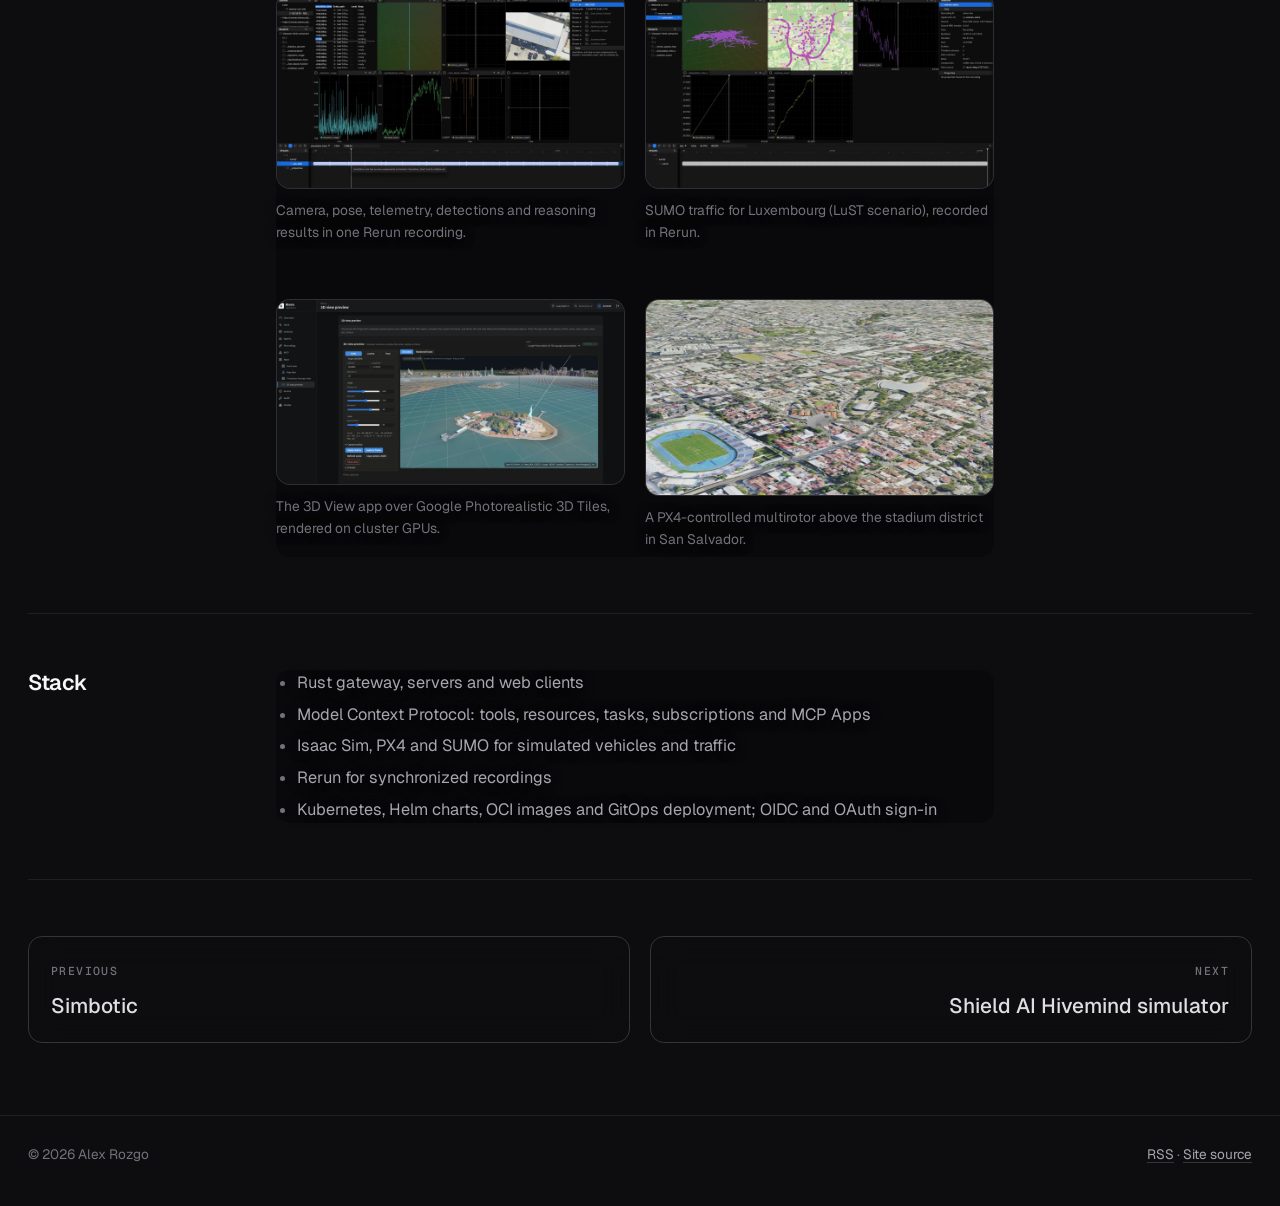
<file: work/veoveo/index.html>
<!DOCTYPE html>
<html lang="en">
<head>
    <meta charset="utf-8">
    <meta name="viewport" content="width=device-width, initial-scale=1">
    <title>Veoveo · Alex Rozgo</title>
    <meta name="description" content="Veoveo is a self-hosted autonomy harness for physical AI, where humans, robots and agents learn, play and evolve together in simulated and real worlds.">
    <meta name="author" content="Alex Rozgo">
    <link rel="canonical" href="https://rozgo.github.io/work/veoveo/">
    <link rel="icon" href="../../favicon.svg" type="image/svg+xml">
    <link rel="apple-touch-icon" href="../../apple-touch-icon.png">
    <link rel="alternate" type="application/rss+xml" title="Alex Rozgo: writing" href="../../feed.xml">
    <meta name="theme-color" content="#0d0d0f">
    <meta property="og:type" content="website">
    <meta property="og:site_name" content="Alex Rozgo">
    <meta property="og:url" content="https://rozgo.github.io/work/veoveo/">
    <meta property="og:title" content="Veoveo · Alex Rozgo">
    <meta property="og:description" content="Veoveo is a self-hosted autonomy harness for physical AI, where humans, robots and agents learn, play and evolve together in simulated and real worlds.">
    <meta property="og:image" content="https://rozgo.github.io/media/work/veoveo-uav-new-york.webp">
    <meta name="twitter:card" content="summary_large_image">
    <meta name="twitter:site" content="@rozgo">
    <meta name="twitter:title" content="Veoveo · Alex Rozgo">
    <meta name="twitter:description" content="Veoveo is a self-hosted autonomy harness for physical AI, where humans, robots and agents learn, play and evolve together in simulated and real worlds.">
    <meta name="twitter:image" content="https://rozgo.github.io/media/work/veoveo-uav-new-york.webp">
    <link rel="preconnect" href="https://fonts.googleapis.com">
    <link rel="preconnect" href="https://fonts.gstatic.com" crossorigin>
    <link rel="stylesheet" href="https://fonts.googleapis.com/css2?family=Geist:wght@400;500;600;700&family=Geist+Mono:wght@400;500&display=swap">
    <link rel="stylesheet" href="../../css/main.css">
    <script type="module" src="../../js/scene.js"></script>
    <script src="../../js/main.js" defer></script>
    <script type="application/ld+json">{"@context":"https://schema.org","@type":"CreativeWork","name":"Veoveo","description":"Veoveo is a self-hosted autonomy harness for physical AI, where humans, robots and agents learn, play and evolve together in simulated and real worlds.","url":"https://rozgo.github.io/work/veoveo/","creator":{"@type":"Person","name":"Alex Rozgo","url":"https://rozgo.github.io/"}}</script>
</head>

<body id="top" data-scene="ambient">
    <canvas id="world" aria-hidden="true"></canvas>
    <a class="skip-link" href="#main">Skip to content</a>
    <header class="site-header">
        <div class="wrap">
            <a class="brand" href="../../"><img class="brand-avatar" src="../../media/rozgo-avatar.webp" alt="" width="36" height="36" loading="eager" decoding="async">Alex Rozgo</a>
            <nav class="nav" id="site-nav" aria-label="Main">
                <a href="../../#work" aria-current="page">Work</a>
                <a href="../../#lab">Lab</a>
                <a href="../../#writing">Writing</a>
                <a href="../../#about">About</a>
                <a href="../../archive/">Archive</a>
                <a href="../../#contact">Contact</a>
            </nav>
            <button type="button" class="icon-button menu-button" data-menu-toggle aria-controls="site-nav" aria-expanded="false" aria-label="Menu"><svg viewBox="0 0 24 24" aria-hidden="true"><path d="M4 7h16M4 12h16M4 17h16" stroke="currentColor" stroke-width="1.8" stroke-linecap="round"/></svg></button>
        </div>
    </header>

    <main id="main">
        <div class="wrap">
            <div class="page-head">
                <div class="crumbs label"><a href="../../#work">Work</a> / Veoveo</div>
                <span class="label label--accent">Autonomy harness · Rust · 2026</span>
                <h1>Veoveo</h1>
                <p class="page-lede">Autonomous operations on infrastructure you own. Veoveo is a self-hosted autonomy harness for physical AI, where humans, robots and agents learn, play and evolve together in simulated and real worlds. Agents rehearse in simulation and command robots in the field through the same controls, and the organization that deploys Veoveo owns and runs every installation, including air-gapped ones.</p>
                <div class="hero-actions"><a class="button button--primary" href="https://veoveo.ai/" target="_blank" rel="noopener">veoveo.ai ↗</a><a class="button" href="https://veoveo.ai/whitepaper/" target="_blank" rel="noopener">Read the whitepaper ↗</a><a class="button" href="https://github.com/BiomaAI/veoveo" target="_blank" rel="noopener">Code on GitHub ↗</a></div>
                
            </div>
            <div class="video-embed"><button type="button" data-youtube="sK0ZtObhhro" aria-label="Play video: Veoveo, autonomy harness"><img src="../../media/work/veoveo-video.webp" alt="" width="1280" height="720" loading="eager" decoding="async"><span class="clip-play"><svg viewBox="0 0 24 24" aria-hidden="true"><path d="M7 4.5v15l12.5-7.5L7 4.5Z" fill="currentColor"/></svg></span></button></div>
            <dl class="facts"><div><dt>Role</dt><dd>Founder and author</dd></div><div><dt>Language</dt><dd>Rust</dd></div><div><dt>Runs on</dt><dd>The owner’s own cluster</dd></div><div><dt>Connects over</dt><dd>The open MCP standard</dd></div></dl>
            
            <section class="detail">
                <h2>What it does</h2>
                <div class="prose">
                    <ul>
                        <li><strong>Always-on agents.</strong> They wake when a watched condition changes, act, and pick up long-running tasks again after a restart.</li>
                        <li><strong>Robots and simulators on one platform.</strong> Agents rehearse in simulation and command robots in the field through the same controls.</li>
                        <li><strong>Onboard intelligence.</strong> Agents run on the robot itself and keep working when the network drops.</li>
                        <li><strong>Multi-modal perception.</strong> Agents fuse every sensor stream an operation produces into one model of the world and reason across all of it at once.</li>
                        <li><strong>One replayable record.</strong> Sensor streams, video, decisions and actions share one timeline that humans and agents replay and query.</li>
                        <li><strong>Policy outside the model.</strong> Identity, policy and audit checks run outside the AI model on every action.</li>
                    </ul>
                    <figure class="figure figure--small"><video autoplay muted loop playsinline preload="metadata" poster="../../media/work/veoveo-alerts.webp" width="960" height="632" aria-label="An incident alert spreading across operations panels"><source src="../../media/work/veoveo-alerts.mp4" type="video/mp4"></video><figcaption>From the Veoveo launch trailer: an incident alert spreads across the operator’s panels.</figcaption></figure>
                </div>
            </section>
            <section class="detail">
                <h2>What teams can build</h2>
                <div class="prose">
                    <ul>
                        <li><strong>Precision agriculture.</strong> Field robots and sensors watch every row, and agents dispatch treatment only where a crop needs it.</li>
                        <li><strong>Search and rescue.</strong> Responders, drones and ground robots share one live map of a disaster site, and agents send the nearest unit to each new signal.</li>
                        <li><strong>Perimeter security.</strong> Agents watch every sensor around a site and send the nearest ground robot to anything they cannot identify.</li>
                        <li><strong>Quality inspection.</strong> Cameras and sensors on a production line flag defects as parts pass, and a robot arm pulls each rejected part for a technician to review.</li>
                        <li><strong>Infrastructure inspection.</strong> A legged robot walks the same route through a substation every night and reports equipment that runs hotter than its baseline.</li>
                        <li><strong>Warehouse fulfillment.</strong> Mobile robots and pickers share the same aisles, and agents reroute the robots around people and blocked shelves.</li>
                    </ul>
                </div>
            </section>
            <section class="detail">
                <h2>Where it’s going</h2>
                <div class="prose">
                    <p>Veoveo builds the builders and the tools they build with. Agents build their own connectors to new sensors, robots and systems, and each mission’s experience improves their skills and trains the next model.</p>
                    <p>The goal is agents that build an embodied digital twin of the operation they work in, and think in it before they act.</p>
                </div>
            </section>
            <section class="detail">
                <h2>Design</h2>
                <div class="prose">
                    <p>Every request goes through one gateway, whether an operator types it or an agent issues it. The gateway authenticates the caller, checks the policy for that profile, and writes the decision to an audit log. The agent harness holds no credentials, so any MCP host can drive an installation.</p>
                    <p>Capabilities are MCP servers behind the gateway: maps and routing, UAV simulation, traffic simulation, video detection and tracking, forecasting, optimization and SQL. Long-running work runs as MCP tasks that continue after a client disconnects. Each output is stored as an artifact with an owner, provenance and release state.</p>
                    <p>A vehicle command requires an exclusive command lease for that vehicle. The current vehicle adapters are simulators: Isaac Sim with PX4 for UAVs and SUMO for road traffic. A real-vehicle adapter would use the same grants and leases.</p>
                    <figure class="figure"><img src="../../media/work/veoveo-harness.webp" alt="Diagram of streams, recordings, reasoning and agents around a world model" width="1600" height="1067" loading="lazy" decoding="async"><figcaption>The operational loop: live streams, recordings, reasoning, and agents acting through the gateway.</figcaption></figure>
                </div>
            </section>
            <section class="detail" id="results">
                <h2>A mission from one message</h2>
                <div class="prose">
                    <p>An operator typed one message to a pilot agent: fly to Times Square. The message contained no coordinates and gave the agent no new authority.</p>
                    <p>The agent looked up the destination on the map server, planned the route and flew it in Isaac Sim with PX4 autopilot firmware, using only the vehicle it was allowed to command. It reached every waypoint without a collision across Manhattan, then released the vehicle. The recording hub kept the camera, pose and telemetry for the whole flight, so anyone can replay it.</p>
                    <figure class="figure"><img src="../../media/work/veoveo-uav-new-york.webp" alt="Simulated multirotor above Midtown Manhattan" width="1600" height="900" loading="lazy" decoding="async"><figcaption>A multirotor under PX4 control above Midtown Manhattan, rendered by a headless Isaac Sim instance.</figcaption></figure>
                    <p><a class="ext" href="https://github.com/BiomaAI/veoveo/blob/main/showcase/uav-sim/ACCEPTANCE.md" target="_blank" rel="noopener">UAV-E2E-001 acceptance test</a> describes how to repeat the run.</p>
                </div>
            </section>
            <section class="detail">
                <h2>Screens</h2>
                <div class="prose">
                    <div class="gallery"><figure class="figure"><img src="../../media/work/veoveo-rerun-uav.webp" alt="Rerun view of a UAV recording" width="1600" height="900" loading="lazy" decoding="async"><figcaption>Camera, pose, telemetry, detections and reasoning results in one Rerun recording.</figcaption></figure><figure class="figure"><img src="../../media/work/veoveo-rerun-sumo.webp" alt="Rerun view of SUMO traffic" width="1600" height="900" loading="lazy" decoding="async"><figcaption>SUMO traffic for Luxembourg (LuST scenario), recorded in Rerun.</figcaption></figure><figure class="figure"><img src="../../media/work/veoveo-3d-view.webp" alt="3D view of photorealistic tiles in the Console" width="1600" height="848" loading="lazy" decoding="async"><figcaption>The 3D View app over Google Photorealistic 3D Tiles, rendered on cluster GPUs.</figcaption></figure><figure class="figure"><img src="../../media/work/veoveo-uav-san-salvador.webp" alt="Simulated multirotor above San Salvador" width="1600" height="900" loading="lazy" decoding="async"><figcaption>A PX4-controlled multirotor above the stadium district in San Salvador.</figcaption></figure></div>
                </div>
            </section>
            <section class="detail">
                <h2>Stack</h2>
                <div class="prose">
                    <ul>
                        <li>Rust gateway, servers and web clients</li>
                        <li>Model Context Protocol: tools, resources, tasks, subscriptions and MCP Apps</li>
                        <li>Isaac Sim, PX4 and SUMO for simulated vehicles and traffic</li>
                        <li>Rerun for synchronized recordings</li>
                        <li>Kubernetes, Helm charts, OCI images and GitOps deployment; OIDC and OAuth sign-in</li>
                    </ul>
                </div>
            </section>
            <nav class="next-work" aria-label="More projects">
                <a href="../../work/simbotic/"><span class="label">Previous</span><strong>Simbotic</strong></a>
                <a href="../../work/shield-ai-simulator/"><span class="label">Next</span><strong>Shield AI Hivemind simulator</strong></a>
            </nav>
        </div>
    </main>

    <footer class="site-footer">
        <div class="wrap">
            <span>© 2026 Alex Rozgo</span>
            <span><a href="../../feed.xml">RSS</a> · <a href="https://github.com/rozgo/rozgo.github.io" target="_blank" rel="noopener">Site source</a></span>
        </div>
    </footer>
</body>
</html>
</file>
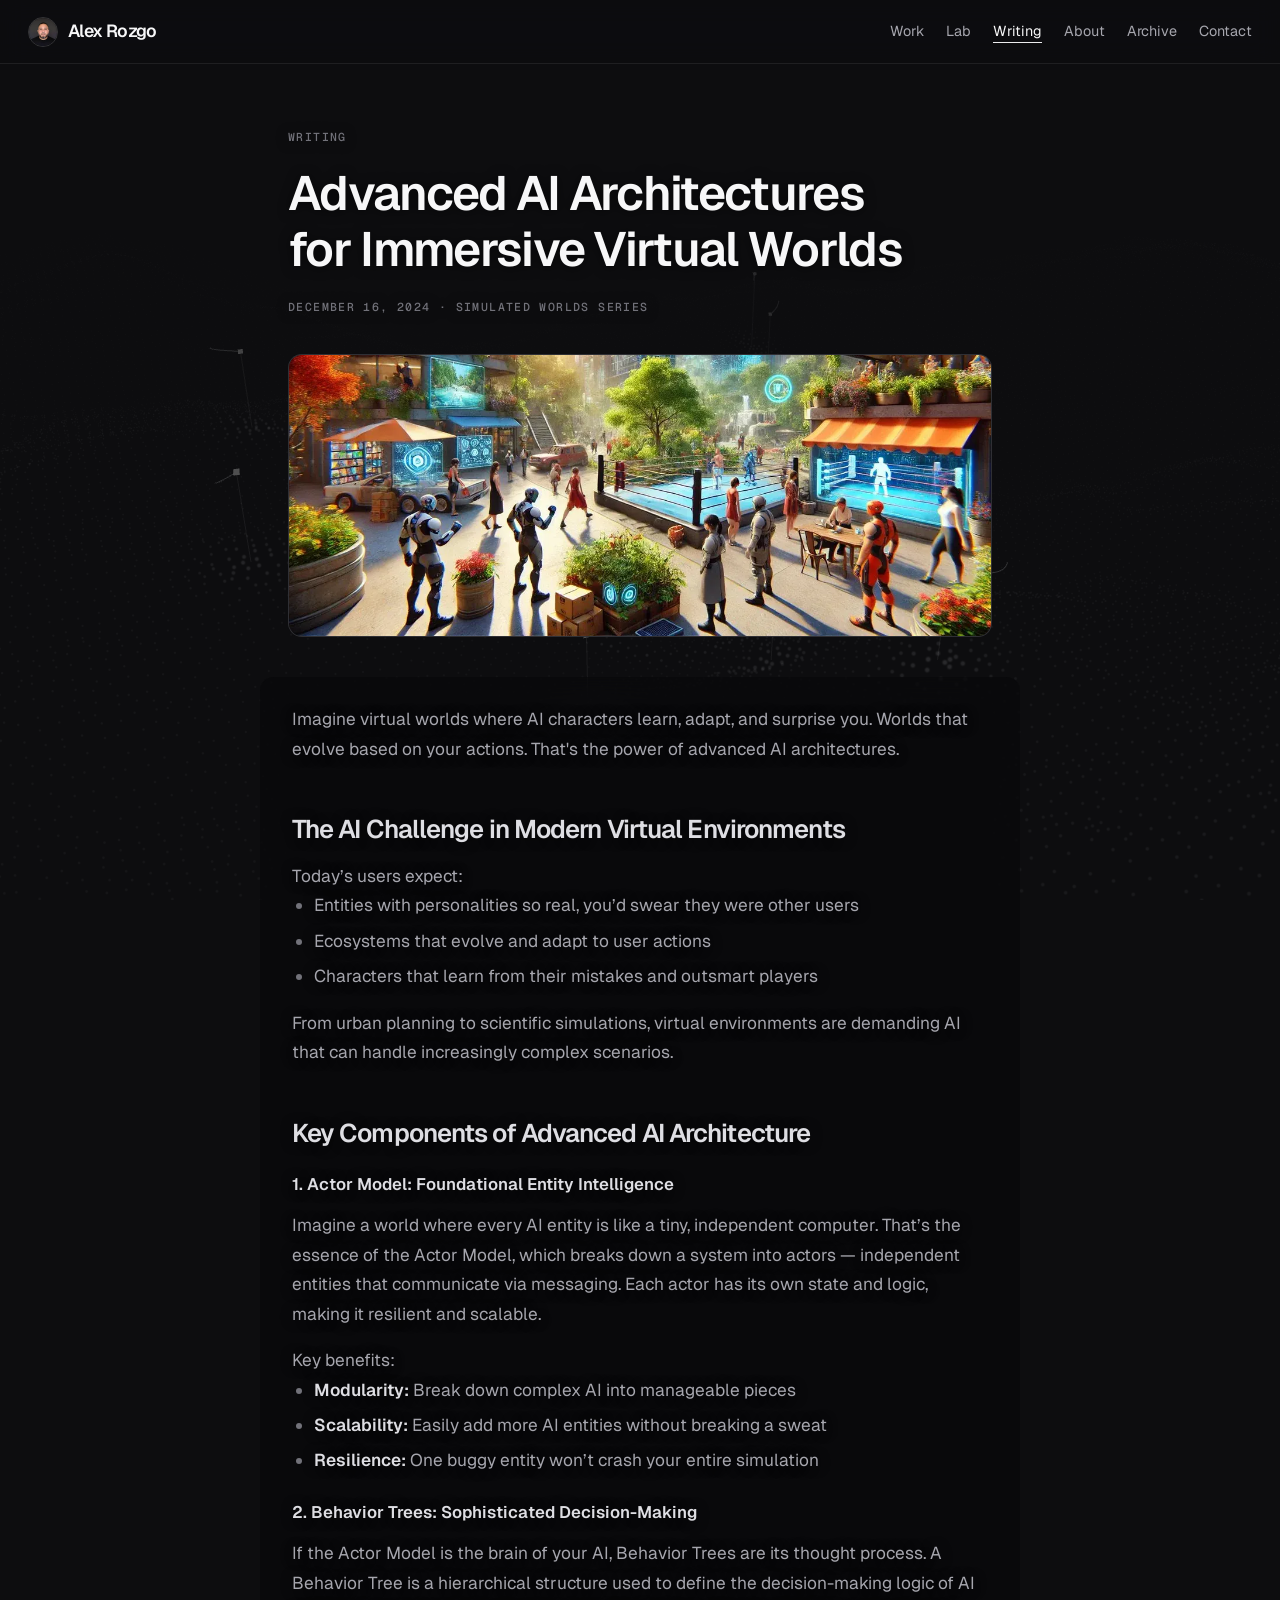
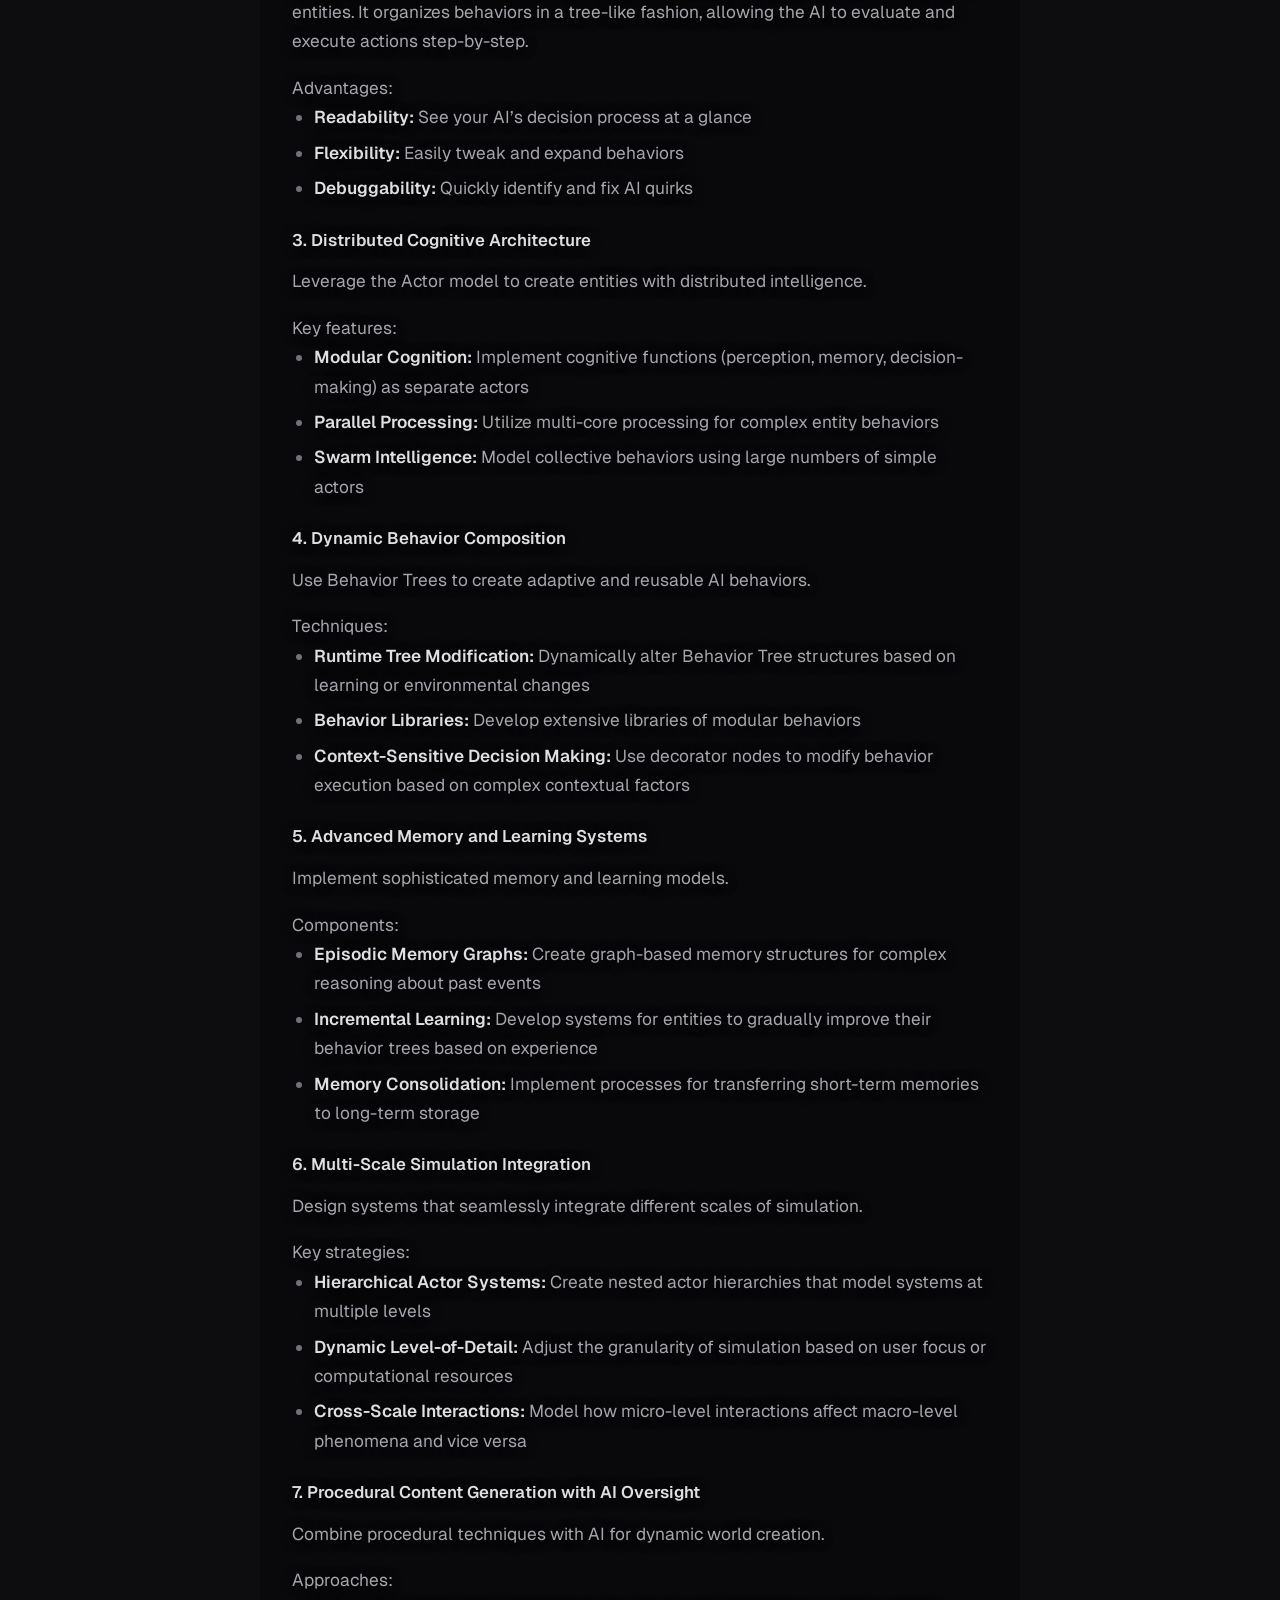
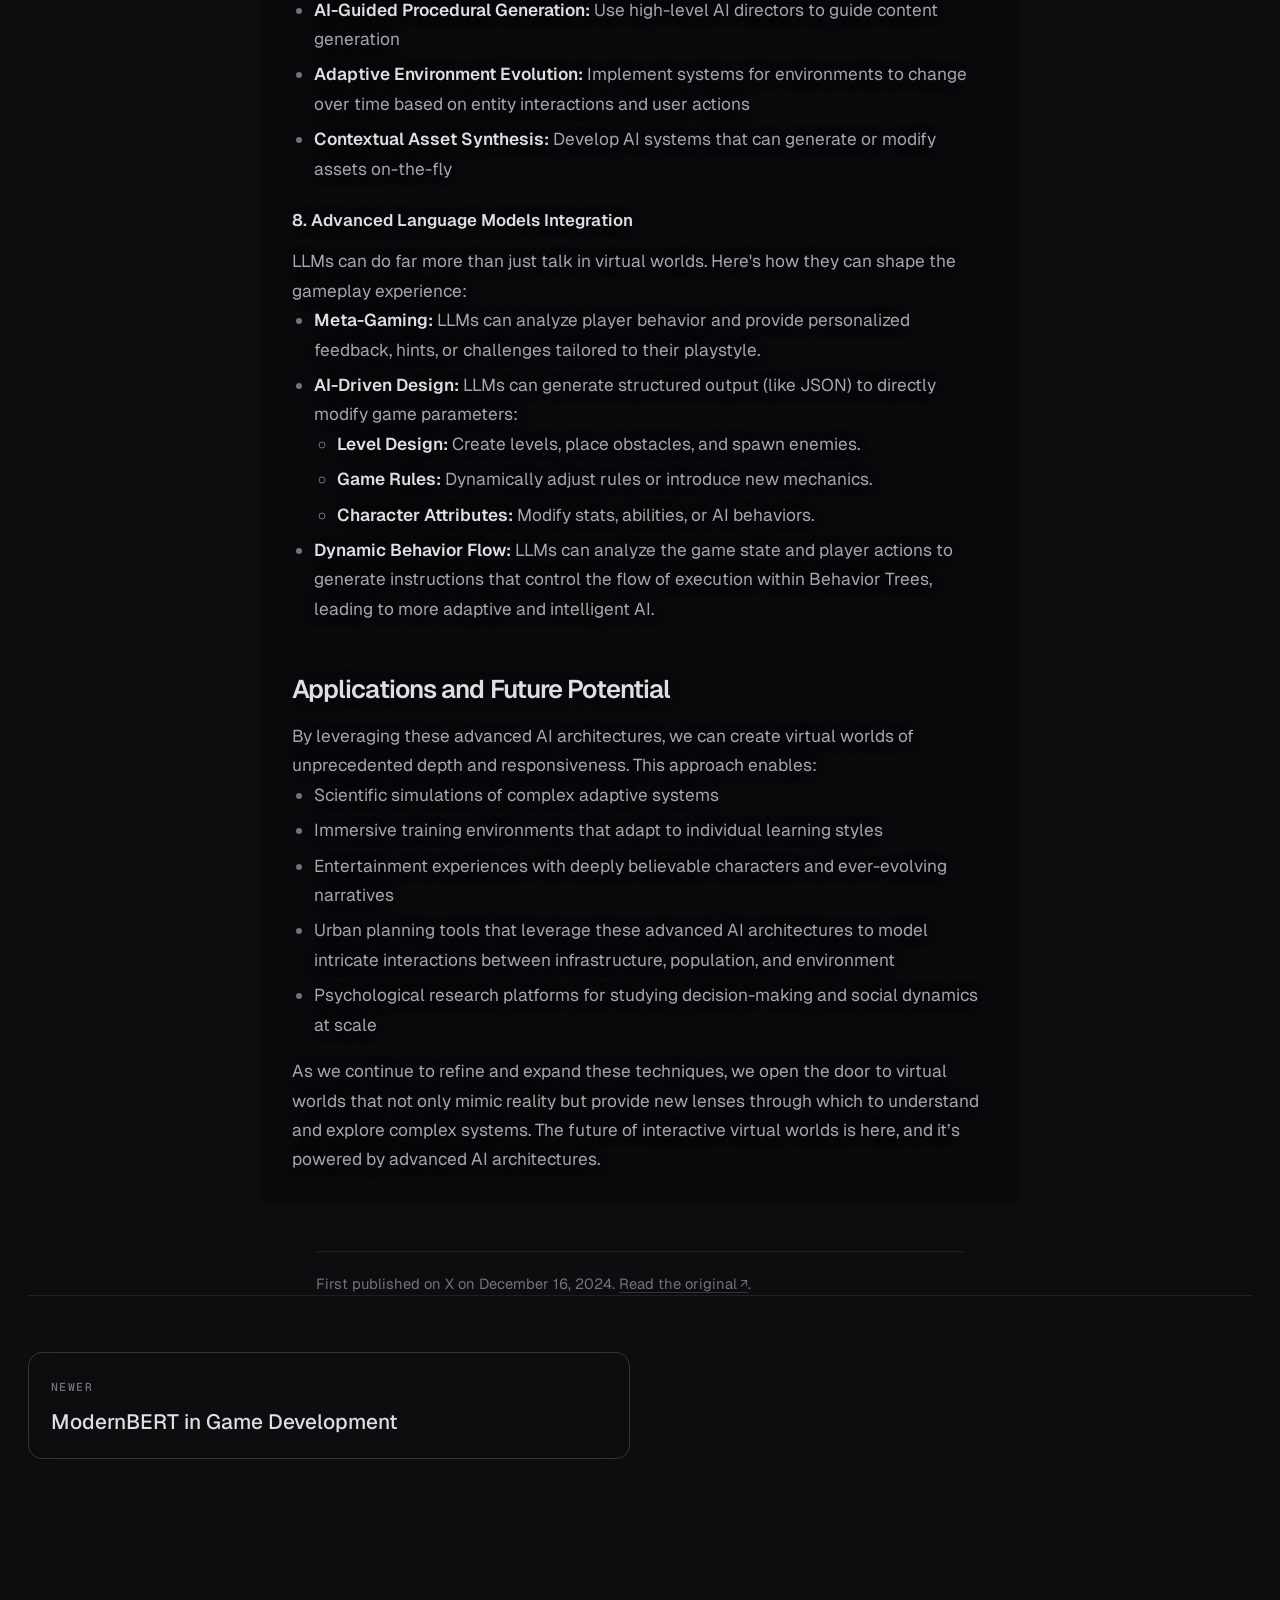
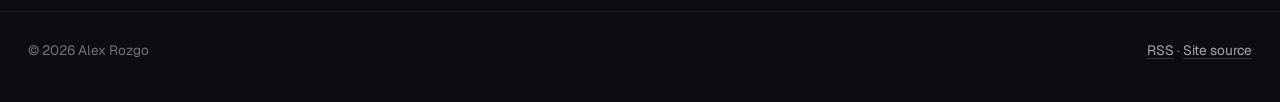
<file: writing/ai-architectures-for-virtual-worlds/index.html>
<!DOCTYPE html>
<html lang="en">
<head>
    <meta charset="utf-8">
    <meta name="viewport" content="width=device-width, initial-scale=1">
    <title>Advanced AI Architectures for Immersive Virtual Worlds · Alex Rozgo</title>
    <meta name="description" content="Actor model, behavior trees, memory systems and language models for agents in virtual worlds.">
    <meta name="author" content="Alex Rozgo">
    <link rel="canonical" href="https://rozgo.github.io/writing/ai-architectures-for-virtual-worlds/">
    <link rel="icon" href="../../favicon.svg" type="image/svg+xml">
    <link rel="apple-touch-icon" href="../../apple-touch-icon.png">
    <link rel="alternate" type="application/rss+xml" title="Alex Rozgo: writing" href="../../feed.xml">
    <meta name="theme-color" content="#0d0d0f">
    <meta property="og:type" content="article">
    <meta property="og:site_name" content="Alex Rozgo">
    <meta property="og:url" content="https://rozgo.github.io/writing/ai-architectures-for-virtual-worlds/">
    <meta property="og:title" content="Advanced AI Architectures for Immersive Virtual Worlds · Alex Rozgo">
    <meta property="og:description" content="Actor model, behavior trees, memory systems and language models for agents in virtual worlds.">
    <meta property="og:image" content="https://rozgo.github.io/media/writing/ai-architectures-for-virtual-worlds.webp">
    <meta name="twitter:card" content="summary_large_image">
    <meta name="twitter:site" content="@rozgo">
    <meta name="twitter:title" content="Advanced AI Architectures for Immersive Virtual Worlds · Alex Rozgo">
    <meta name="twitter:description" content="Actor model, behavior trees, memory systems and language models for agents in virtual worlds.">
    <meta name="twitter:image" content="https://rozgo.github.io/media/writing/ai-architectures-for-virtual-worlds.webp">
    <link rel="preconnect" href="https://fonts.googleapis.com">
    <link rel="preconnect" href="https://fonts.gstatic.com" crossorigin>
    <link rel="stylesheet" href="https://fonts.googleapis.com/css2?family=Geist:wght@400;500;600;700&family=Geist+Mono:wght@400;500&display=swap">
    <link rel="stylesheet" href="../../css/main.css">
    <script type="module" src="../../js/scene.js"></script>
    <script src="../../js/main.js" defer></script>
    <script type="application/ld+json">{"@context":"https://schema.org","@type":"Article","headline":"Advanced AI Architectures for Immersive Virtual Worlds","datePublished":"2024-12-16","author":{"@type":"Person","name":"Alex Rozgo","url":"https://rozgo.github.io/"},"image":"https://rozgo.github.io/media/writing/ai-architectures-for-virtual-worlds.webp","url":"https://rozgo.github.io/writing/ai-architectures-for-virtual-worlds/","description":"Actor model, behavior trees, memory systems and language models for agents in virtual worlds."}</script>
</head>

<body id="top" data-scene="ambient">
    <canvas id="world" aria-hidden="true"></canvas>
    <a class="skip-link" href="#main">Skip to content</a>
    <header class="site-header">
        <div class="wrap">
            <a class="brand" href="../../"><img class="brand-avatar" src="../../media/rozgo-avatar.webp" alt="" width="36" height="36" loading="eager" decoding="async">Alex Rozgo</a>
            <nav class="nav" id="site-nav" aria-label="Main">
                <a href="../../#work">Work</a>
                <a href="../../#lab">Lab</a>
                <a href="../../#writing" aria-current="page">Writing</a>
                <a href="../../#about">About</a>
                <a href="../../archive/">Archive</a>
                <a href="../../#contact">Contact</a>
            </nav>
            <button type="button" class="icon-button menu-button" data-menu-toggle aria-controls="site-nav" aria-expanded="false" aria-label="Menu"><svg viewBox="0 0 24 24" aria-hidden="true"><path d="M4 7h16M4 12h16M4 17h16" stroke="currentColor" stroke-width="1.8" stroke-linecap="round"/></svg></button>
        </div>
    </header>

    <main id="main" class="article">
        <div class="wrap">
            <header class="article-head">
                <div class="crumbs label"><a href="../../#writing">Writing</a></div>
                <h1>Advanced AI Architectures for Immersive Virtual Worlds</h1>
                <span class="label"><time datetime="2024-12-16">December 16, 2024</time> · Simulated Worlds series</span>
            </header>
            <div class="article-cover figure"><img src="../../media/writing/ai-architectures-for-virtual-worlds.webp" alt="" width="1200" height="480" loading="eager" decoding="async"></div>
            <div class="prose">
                <p>Imagine virtual worlds where AI characters learn, adapt, and surprise you. Worlds that evolve based on your actions. That&#x27;s the power of advanced AI architectures.</p>
                <h2>The AI Challenge in Modern Virtual Environments</h2>
                <p>Today’s users expect:</p>
                <ul><li>Entities with personalities so real, you’d swear they were other users</li><li>Ecosystems that evolve and adapt to user actions</li><li>Characters that learn from their mistakes and outsmart players</li></ul>
                <p>From urban planning to scientific simulations, virtual environments are demanding AI that can handle increasingly complex scenarios.</p>
                <h2>Key Components of Advanced AI Architecture</h2>
                <h3>1. Actor Model: Foundational Entity Intelligence</h3>
                <p>Imagine a world where every AI entity is like a tiny, independent computer. That’s the essence of the Actor Model, which breaks down a system into actors — independent entities that communicate via messaging. Each actor has its own state and logic, making it resilient and scalable.</p>
                <p>Key benefits:</p>
                <ul><li><strong>Modularity:</strong> Break down complex AI into manageable pieces</li><li><strong>Scalability:</strong> Easily add more AI entities without breaking a sweat</li><li><strong>Resilience:</strong> One buggy entity won’t crash your entire simulation</li></ul>
                <h3>2. Behavior Trees: Sophisticated Decision-Making</h3>
                <p>If the Actor Model is the brain of your AI, Behavior Trees are its thought process. A Behavior Tree is a hierarchical structure used to define the decision-making logic of AI entities. It organizes behaviors in a tree-like fashion, allowing the AI to evaluate and execute actions step-by-step.</p>
                <p>Advantages:</p>
                <ul><li><strong>Readability:</strong> See your AI’s decision process at a glance</li><li><strong>Flexibility:</strong> Easily tweak and expand behaviors</li><li><strong>Debuggability:</strong> Quickly identify and fix AI quirks</li></ul>
                <h3>3. Distributed Cognitive Architecture</h3>
                <p>Leverage the Actor model to create entities with distributed intelligence.</p>
                <p>Key features:</p>
                <ul><li><strong>Modular Cognition:</strong> Implement cognitive functions (perception, memory, decision-making) as separate actors</li><li><strong>Parallel Processing:</strong> Utilize multi-core processing for complex entity behaviors</li><li><strong>Swarm Intelligence:</strong> Model collective behaviors using large numbers of simple actors</li></ul>
                <h3>4. Dynamic Behavior Composition</h3>
                <p>Use Behavior Trees to create adaptive and reusable AI behaviors.</p>
                <p>Techniques:</p>
                <ul><li><strong>Runtime Tree Modification:</strong> Dynamically alter Behavior Tree structures based on learning or environmental changes</li><li><strong>Behavior Libraries:</strong> Develop extensive libraries of modular behaviors</li><li><strong>Context-Sensitive Decision Making:</strong> Use decorator nodes to modify behavior execution based on complex contextual factors</li></ul>
                <h3>5. Advanced Memory and Learning Systems</h3>
                <p>Implement sophisticated memory and learning models.</p>
                <p>Components:</p>
                <ul><li><strong>Episodic Memory Graphs:</strong> Create graph-based memory structures for complex reasoning about past events</li><li><strong>Incremental Learning:</strong> Develop systems for entities to gradually improve their behavior trees based on experience</li><li><strong>Memory Consolidation:</strong> Implement processes for transferring short-term memories to long-term storage</li></ul>
                <h3>6. Multi-Scale Simulation Integration</h3>
                <p>Design systems that seamlessly integrate different scales of simulation.</p>
                <p>Key strategies:</p>
                <ul><li><strong>Hierarchical Actor Systems:</strong> Create nested actor hierarchies that model systems at multiple levels</li><li><strong>Dynamic Level-of-Detail:</strong> Adjust the granularity of simulation based on user focus or computational resources</li><li><strong>Cross-Scale Interactions:</strong> Model how micro-level interactions affect macro-level phenomena and vice versa</li></ul>
                <h3>7. Procedural Content Generation with AI Oversight</h3>
                <p>Combine procedural techniques with AI for dynamic world creation.</p>
                <p>Approaches:</p>
                <ul><li><strong>AI-Guided Procedural Generation:</strong> Use high-level AI directors to guide content generation</li><li><strong>Adaptive Environment Evolution:</strong> Implement systems for environments to change over time based on entity interactions and user actions</li><li><strong>Contextual Asset Synthesis:</strong> Develop AI systems that can generate or modify assets on-the-fly</li></ul>
                <h3>8. Advanced Language Models Integration</h3>
                <p>LLMs can do far more than just talk in virtual worlds. Here&#x27;s how they can shape the gameplay experience:</p>
                <ul><li><strong>Meta-Gaming:</strong> LLMs can analyze player behavior and provide personalized feedback, hints, or challenges tailored to their playstyle.</li><li><strong>AI-Driven Design:</strong> LLMs can generate structured output (like JSON) to directly modify game parameters:<ul><li><strong>Level Design:</strong> Create levels, place obstacles, and spawn enemies.</li><li><strong>Game Rules:</strong> Dynamically adjust rules or introduce new mechanics.</li><li><strong>Character Attributes:</strong> Modify stats, abilities, or AI behaviors.</li></ul></li><li><strong>Dynamic Behavior Flow:</strong> LLMs can analyze the game state and player actions to generate instructions that control the flow of execution within Behavior Trees, leading to more adaptive and intelligent AI.</li></ul>
                <h2>Applications and Future Potential</h2>
                <p>By leveraging these advanced AI architectures, we can create virtual worlds of unprecedented depth and responsiveness. This approach enables:</p>
                <ul><li>Scientific simulations of complex adaptive systems</li><li>Immersive training environments that adapt to individual learning styles</li><li>Entertainment experiences with deeply believable characters and ever-evolving narratives</li><li>Urban planning tools that leverage these advanced AI architectures to model intricate interactions between infrastructure, population, and environment</li><li>Psychological research platforms for studying decision-making and social dynamics at scale</li></ul>
                <p>As we continue to refine and expand these techniques, we open the door to virtual worlds that not only mimic reality but provide new lenses through which to understand and explore complex systems. The future of interactive virtual worlds is here, and it’s powered by advanced AI architectures.</p>
            </div>
            <p class="article-foot">First published on X on December 16, 2024. <a class="ext" href="https://x.com/rozgo/status/1868827283655471235" target="_blank" rel="noopener">Read the original</a>.</p>
            <nav class="next-work" aria-label="More articles"><a href="../../writing/modernbert-in-game-development/"><span class="label">Newer</span><strong>ModernBERT in Game Development</strong></a><span></span></nav>
        </div>
    </main>

    <footer class="site-footer">
        <div class="wrap">
            <span>© 2026 Alex Rozgo</span>
            <span><a href="../../feed.xml">RSS</a> · <a href="https://github.com/rozgo/rozgo.github.io" target="_blank" rel="noopener">Site source</a></span>
        </div>
    </footer>
</body>
</html>
</file>
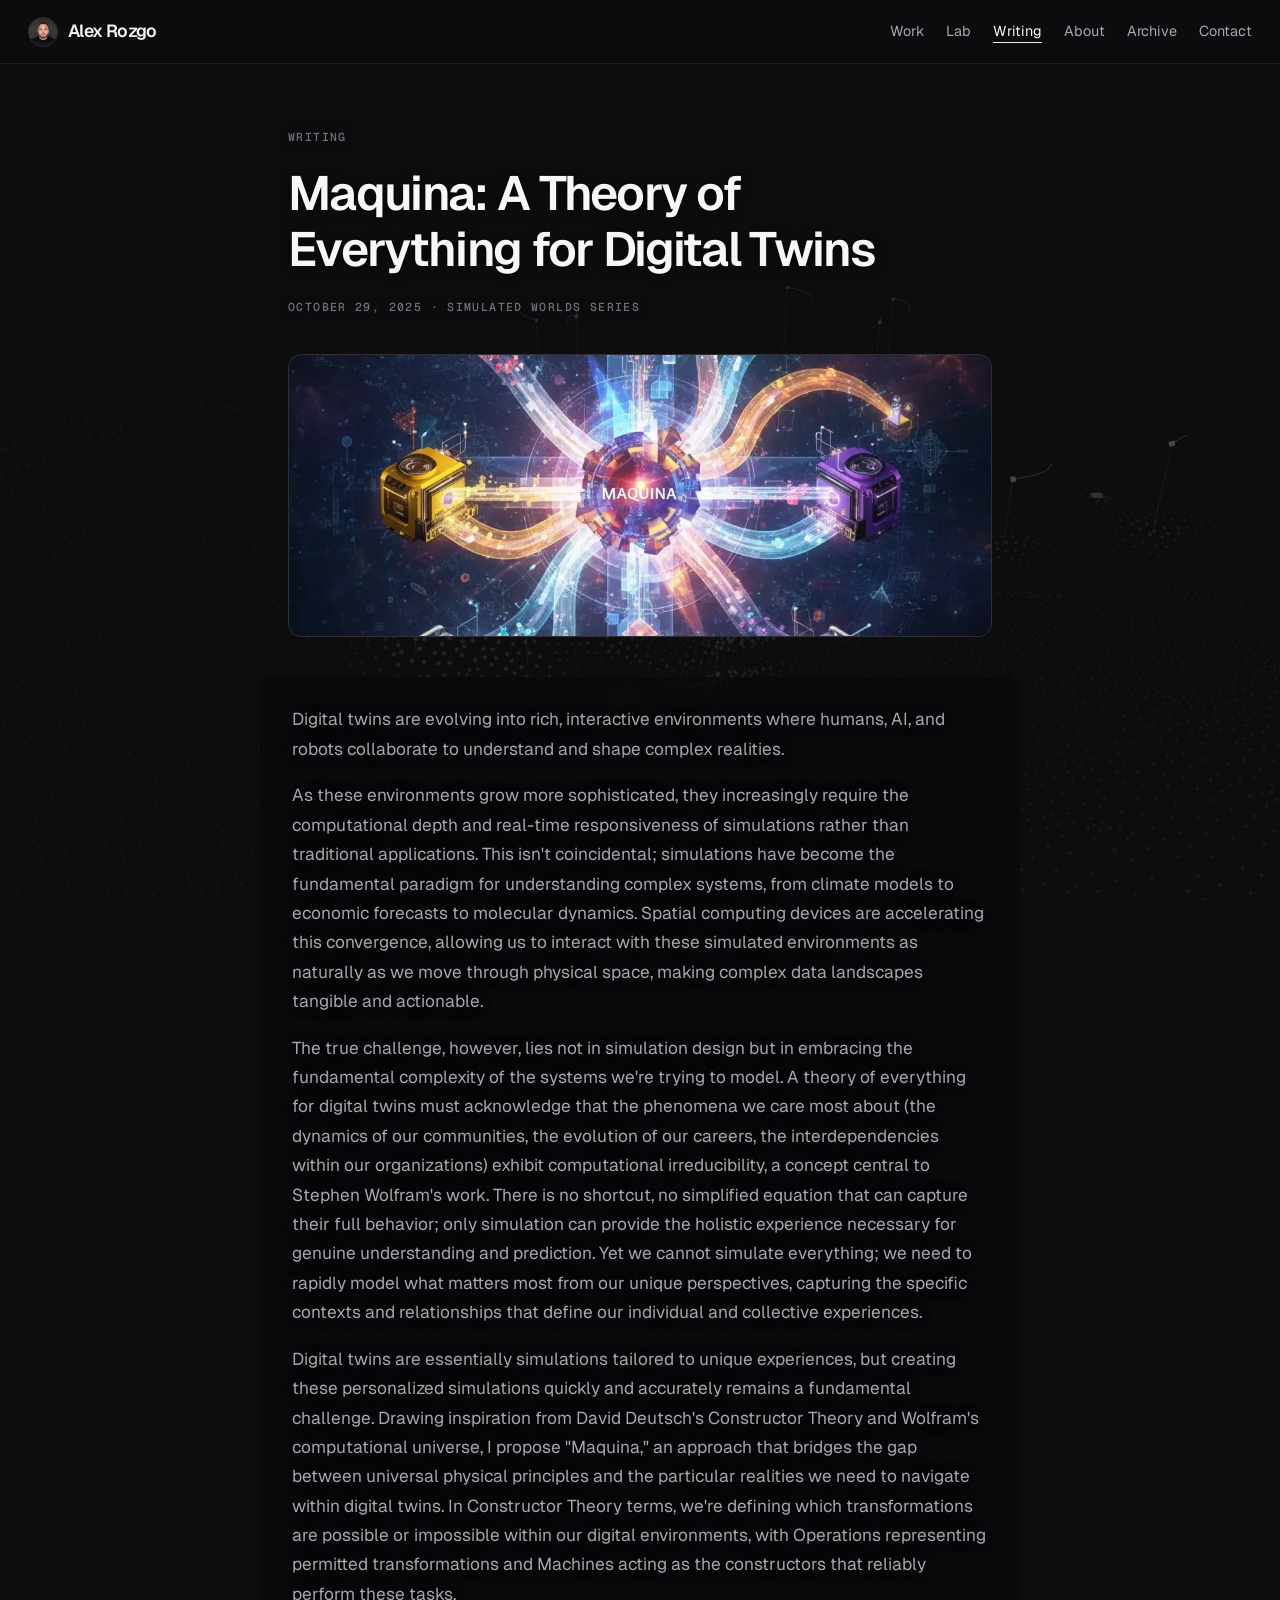
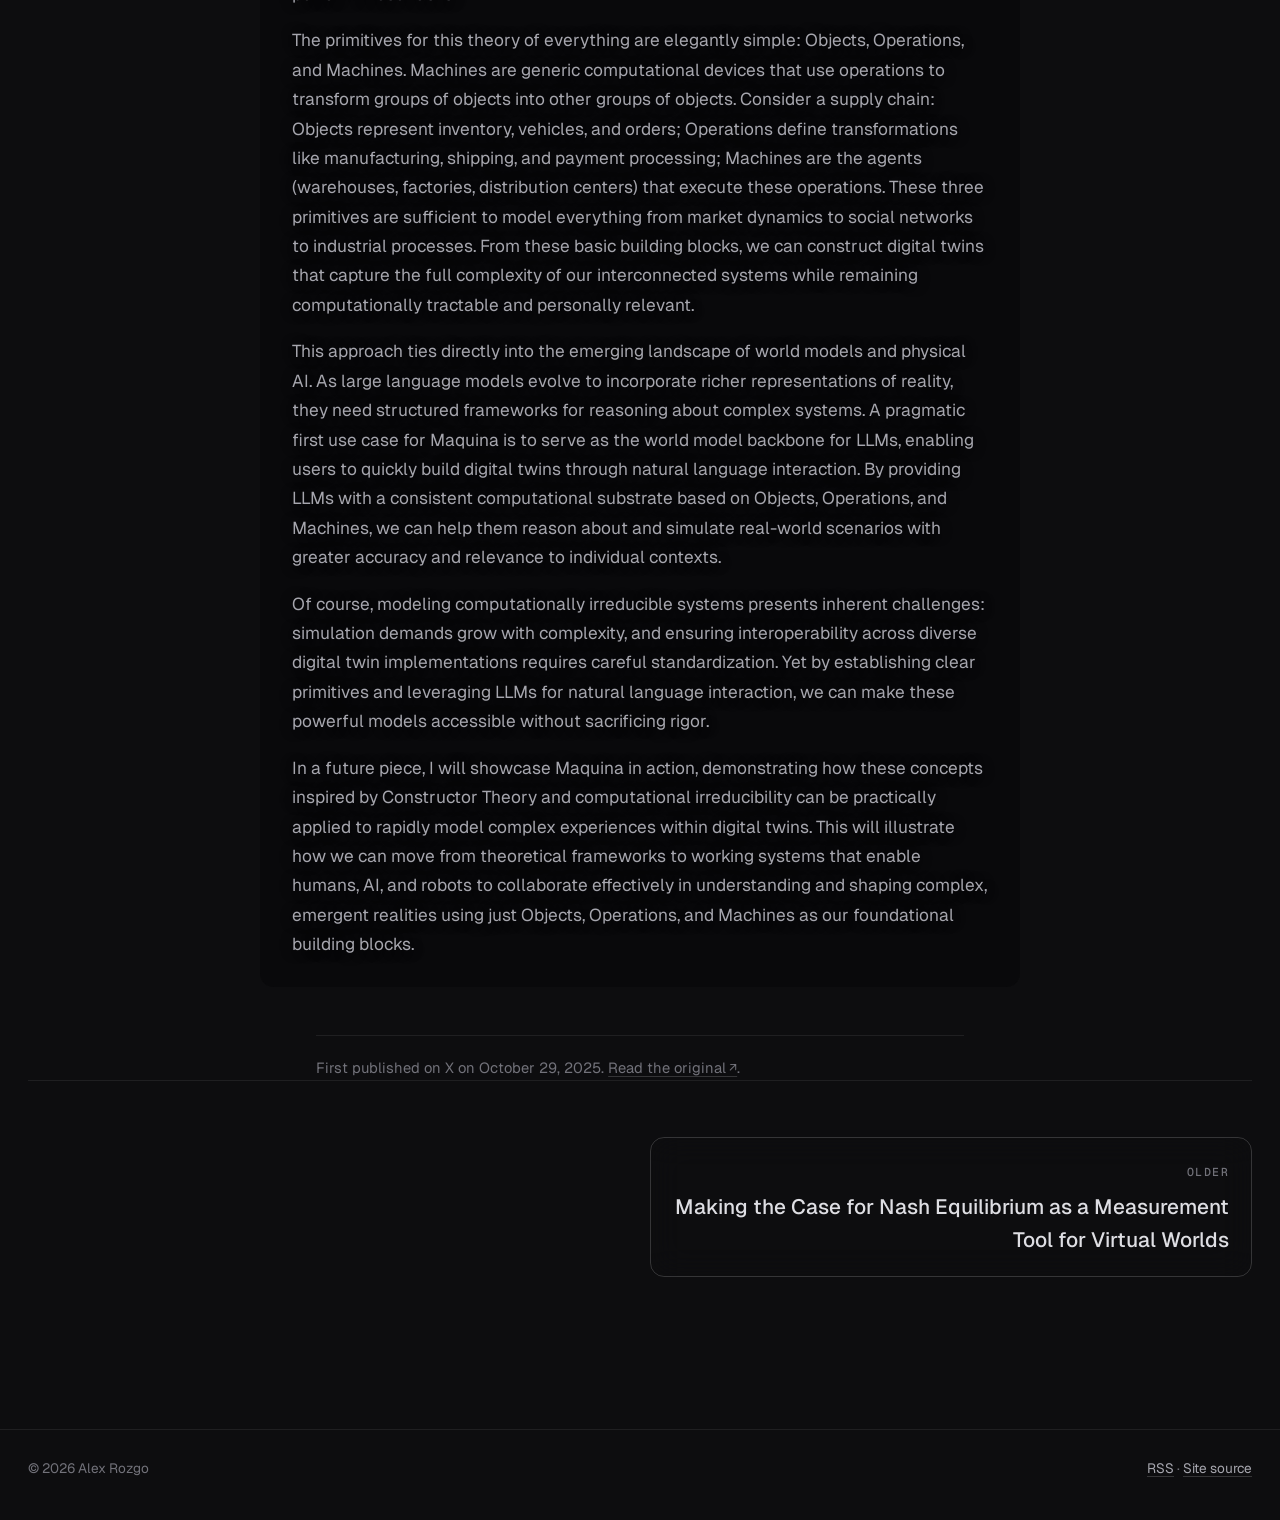
<file: writing/maquina-theory-of-everything-for-digital-twins/index.html>
<!DOCTYPE html>
<html lang="en">
<head>
    <meta charset="utf-8">
    <meta name="viewport" content="width=device-width, initial-scale=1">
    <title>Maquina: A Theory of Everything for Digital Twins · Alex Rozgo</title>
    <meta name="description" content="Proposes modeling digital twins with three primitives: objects, operations and machines. The idea became the Maquina project.">
    <meta name="author" content="Alex Rozgo">
    <link rel="canonical" href="https://rozgo.github.io/writing/maquina-theory-of-everything-for-digital-twins/">
    <link rel="icon" href="../../favicon.svg" type="image/svg+xml">
    <link rel="apple-touch-icon" href="../../apple-touch-icon.png">
    <link rel="alternate" type="application/rss+xml" title="Alex Rozgo: writing" href="../../feed.xml">
    <meta name="theme-color" content="#0d0d0f">
    <meta property="og:type" content="article">
    <meta property="og:site_name" content="Alex Rozgo">
    <meta property="og:url" content="https://rozgo.github.io/writing/maquina-theory-of-everything-for-digital-twins/">
    <meta property="og:title" content="Maquina: A Theory of Everything for Digital Twins · Alex Rozgo">
    <meta property="og:description" content="Proposes modeling digital twins with three primitives: objects, operations and machines. The idea became the Maquina project.">
    <meta property="og:image" content="https://rozgo.github.io/media/writing/maquina-theory-of-everything-for-digital-twins.webp">
    <meta name="twitter:card" content="summary_large_image">
    <meta name="twitter:site" content="@rozgo">
    <meta name="twitter:title" content="Maquina: A Theory of Everything for Digital Twins · Alex Rozgo">
    <meta name="twitter:description" content="Proposes modeling digital twins with three primitives: objects, operations and machines. The idea became the Maquina project.">
    <meta name="twitter:image" content="https://rozgo.github.io/media/writing/maquina-theory-of-everything-for-digital-twins.webp">
    <link rel="preconnect" href="https://fonts.googleapis.com">
    <link rel="preconnect" href="https://fonts.gstatic.com" crossorigin>
    <link rel="stylesheet" href="https://fonts.googleapis.com/css2?family=Geist:wght@400;500;600;700&family=Geist+Mono:wght@400;500&display=swap">
    <link rel="stylesheet" href="../../css/main.css">
    <script type="module" src="../../js/scene.js"></script>
    <script src="../../js/main.js" defer></script>
    <script type="application/ld+json">{"@context":"https://schema.org","@type":"Article","headline":"Maquina: A Theory of Everything for Digital Twins","datePublished":"2025-10-29","author":{"@type":"Person","name":"Alex Rozgo","url":"https://rozgo.github.io/"},"image":"https://rozgo.github.io/media/writing/maquina-theory-of-everything-for-digital-twins.webp","url":"https://rozgo.github.io/writing/maquina-theory-of-everything-for-digital-twins/","description":"Proposes modeling digital twins with three primitives: objects, operations and machines. The idea became the Maquina project."}</script>
</head>

<body id="top" data-scene="ambient">
    <canvas id="world" aria-hidden="true"></canvas>
    <a class="skip-link" href="#main">Skip to content</a>
    <header class="site-header">
        <div class="wrap">
            <a class="brand" href="../../"><img class="brand-avatar" src="../../media/rozgo-avatar.webp" alt="" width="36" height="36" loading="eager" decoding="async">Alex Rozgo</a>
            <nav class="nav" id="site-nav" aria-label="Main">
                <a href="../../#work">Work</a>
                <a href="../../#lab">Lab</a>
                <a href="../../#writing" aria-current="page">Writing</a>
                <a href="../../#about">About</a>
                <a href="../../archive/">Archive</a>
                <a href="../../#contact">Contact</a>
            </nav>
            <button type="button" class="icon-button menu-button" data-menu-toggle aria-controls="site-nav" aria-expanded="false" aria-label="Menu"><svg viewBox="0 0 24 24" aria-hidden="true"><path d="M4 7h16M4 12h16M4 17h16" stroke="currentColor" stroke-width="1.8" stroke-linecap="round"/></svg></button>
        </div>
    </header>

    <main id="main" class="article">
        <div class="wrap">
            <header class="article-head">
                <div class="crumbs label"><a href="../../#writing">Writing</a></div>
                <h1>Maquina: A Theory of Everything for Digital Twins</h1>
                <span class="label"><time datetime="2025-10-29">October 29, 2025</time> · Simulated Worlds series</span>
            </header>
            <div class="article-cover figure"><img src="../../media/writing/maquina-theory-of-everything-for-digital-twins.webp" alt="" width="1024" height="410" loading="eager" decoding="async"></div>
            <div class="prose">
                <p>Digital twins are evolving into rich, interactive environments where humans, AI, and robots collaborate to understand and shape complex realities.</p>
                <p>As these environments grow more sophisticated, they increasingly require the computational depth and real-time responsiveness of simulations rather than traditional applications. This isn&#x27;t coincidental; simulations have become the fundamental paradigm for understanding complex systems, from climate models to economic forecasts to molecular dynamics. Spatial computing devices are accelerating this convergence, allowing us to interact with these simulated environments as naturally as we move through physical space, making complex data landscapes tangible and actionable.</p>
                <p>The true challenge, however, lies not in simulation design but in embracing the fundamental complexity of the systems we&#x27;re trying to model. A theory of everything for digital twins must acknowledge that the phenomena we care most about (the dynamics of our communities, the evolution of our careers, the interdependencies within our organizations) exhibit computational irreducibility, a concept central to Stephen Wolfram&#x27;s work. There is no shortcut, no simplified equation that can capture their full behavior; only simulation can provide the holistic experience necessary for genuine understanding and prediction. Yet we cannot simulate everything; we need to rapidly model what matters most from our unique perspectives, capturing the specific contexts and relationships that define our individual and collective experiences.</p>
                <p>Digital twins are essentially simulations tailored to unique experiences, but creating these personalized simulations quickly and accurately remains a fundamental challenge. Drawing inspiration from David Deutsch&#x27;s Constructor Theory and Wolfram&#x27;s computational universe, I propose &quot;Maquina,&quot; an approach that bridges the gap between universal physical principles and the particular realities we need to navigate within digital twins. In Constructor Theory terms, we&#x27;re defining which transformations are possible or impossible within our digital environments, with Operations representing permitted transformations and Machines acting as the constructors that reliably perform these tasks.</p>
                <p>The primitives for this theory of everything are elegantly simple: Objects, Operations, and Machines. Machines are generic computational devices that use operations to transform groups of objects into other groups of objects. Consider a supply chain: Objects represent inventory, vehicles, and orders; Operations define transformations like manufacturing, shipping, and payment processing; Machines are the agents (warehouses, factories, distribution centers) that execute these operations. These three primitives are sufficient to model everything from market dynamics to social networks to industrial processes. From these basic building blocks, we can construct digital twins that capture the full complexity of our interconnected systems while remaining computationally tractable and personally relevant.</p>
                <p>This approach ties directly into the emerging landscape of world models and physical AI. As large language models evolve to incorporate richer representations of reality, they need structured frameworks for reasoning about complex systems. A pragmatic first use case for Maquina is to serve as the world model backbone for LLMs, enabling users to quickly build digital twins through natural language interaction. By providing LLMs with a consistent computational substrate based on Objects, Operations, and Machines, we can help them reason about and simulate real-world scenarios with greater accuracy and relevance to individual contexts.</p>
                <p>Of course, modeling computationally irreducible systems presents inherent challenges: simulation demands grow with complexity, and ensuring interoperability across diverse digital twin implementations requires careful standardization. Yet by establishing clear primitives and leveraging LLMs for natural language interaction, we can make these powerful models accessible without sacrificing rigor.</p>
                <p>In a future piece, I will showcase Maquina in action, demonstrating how these concepts inspired by Constructor Theory and computational irreducibility can be practically applied to rapidly model complex experiences within digital twins. This will illustrate how we can move from theoretical frameworks to working systems that enable humans, AI, and robots to collaborate effectively in understanding and shaping complex, emergent realities using just Objects, Operations, and Machines as our foundational building blocks.</p>
            </div>
            <p class="article-foot">First published on X on October 29, 2025. <a class="ext" href="https://x.com/rozgo/status/1983597308093567405" target="_blank" rel="noopener">Read the original</a>.</p>
            <nav class="next-work" aria-label="More articles"><span></span><a href="../../writing/nash-equilibrium-as-a-measurement-tool/"><span class="label">Older</span><strong>Making the Case for Nash Equilibrium as a Measurement Tool for Virtual Worlds</strong></a></nav>
        </div>
    </main>

    <footer class="site-footer">
        <div class="wrap">
            <span>© 2026 Alex Rozgo</span>
            <span><a href="../../feed.xml">RSS</a> · <a href="https://github.com/rozgo/rozgo.github.io" target="_blank" rel="noopener">Site source</a></span>
        </div>
    </footer>
</body>
</html>
</file>
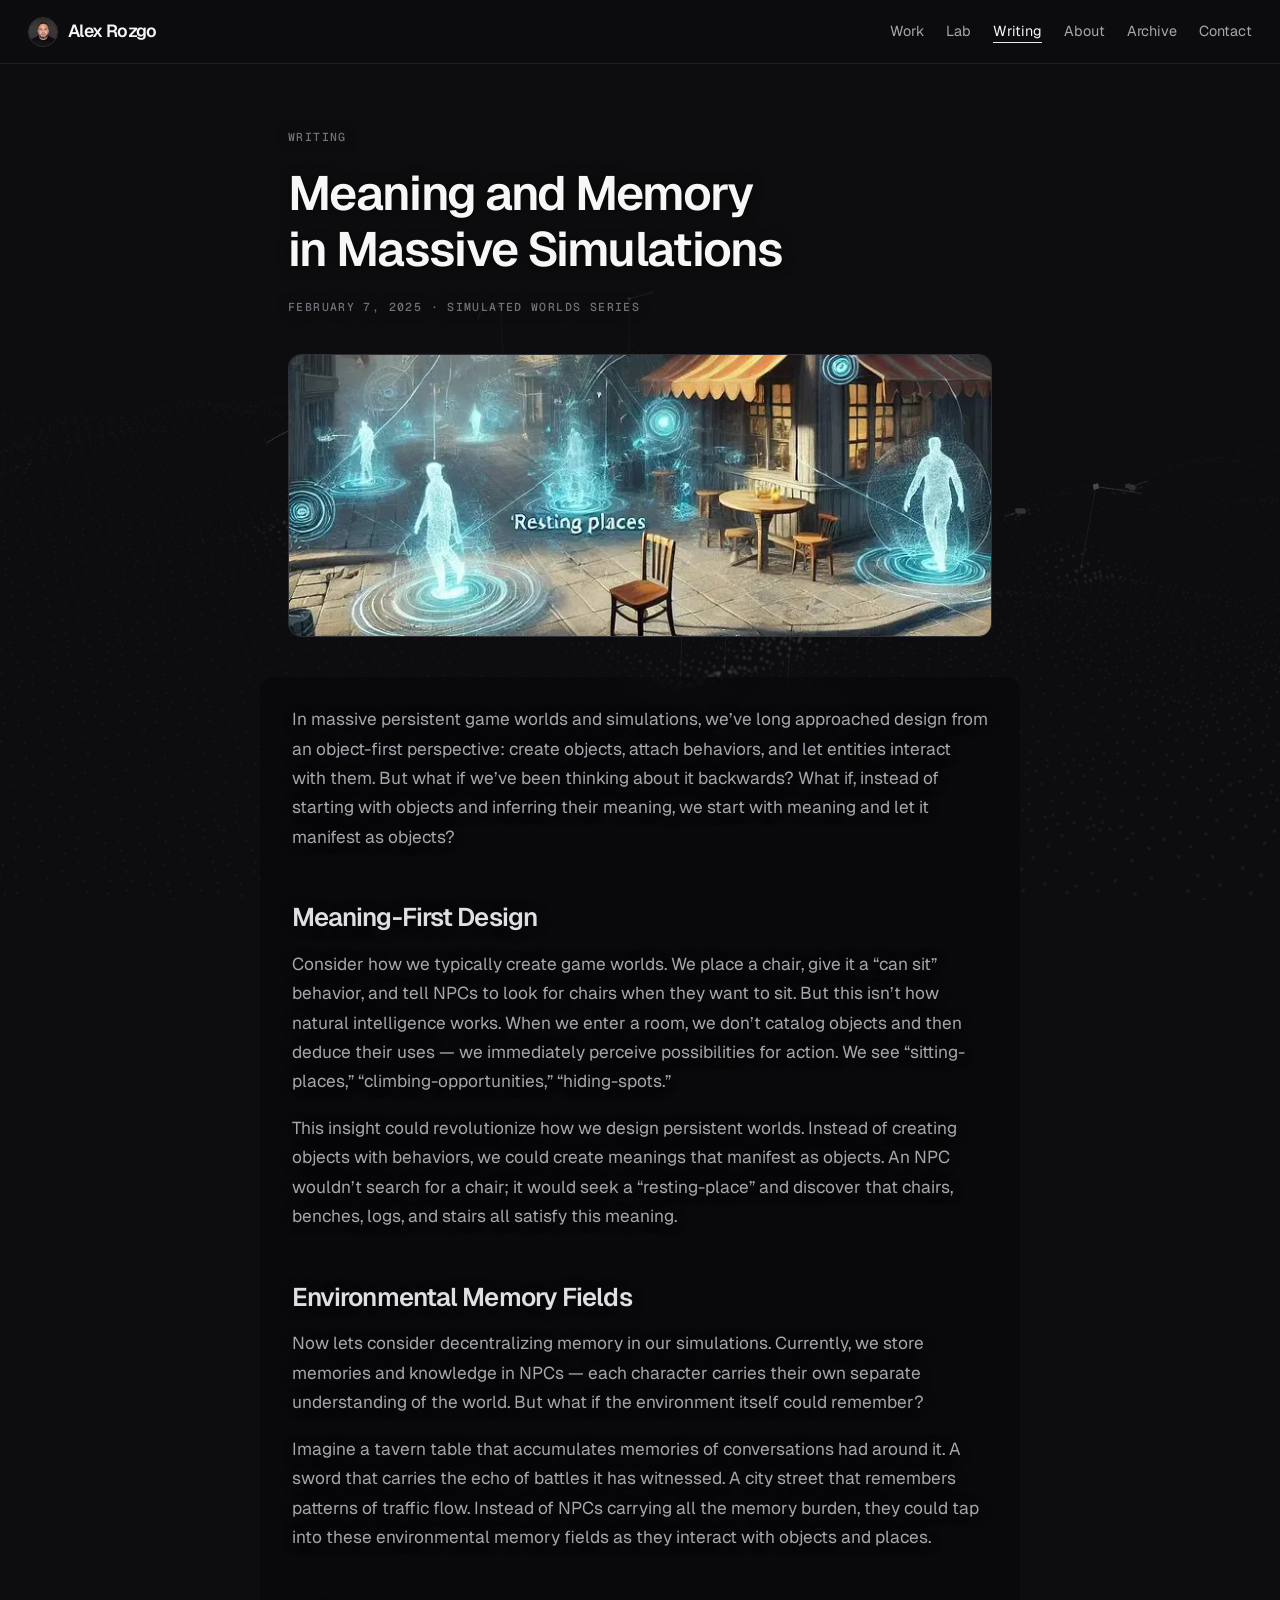
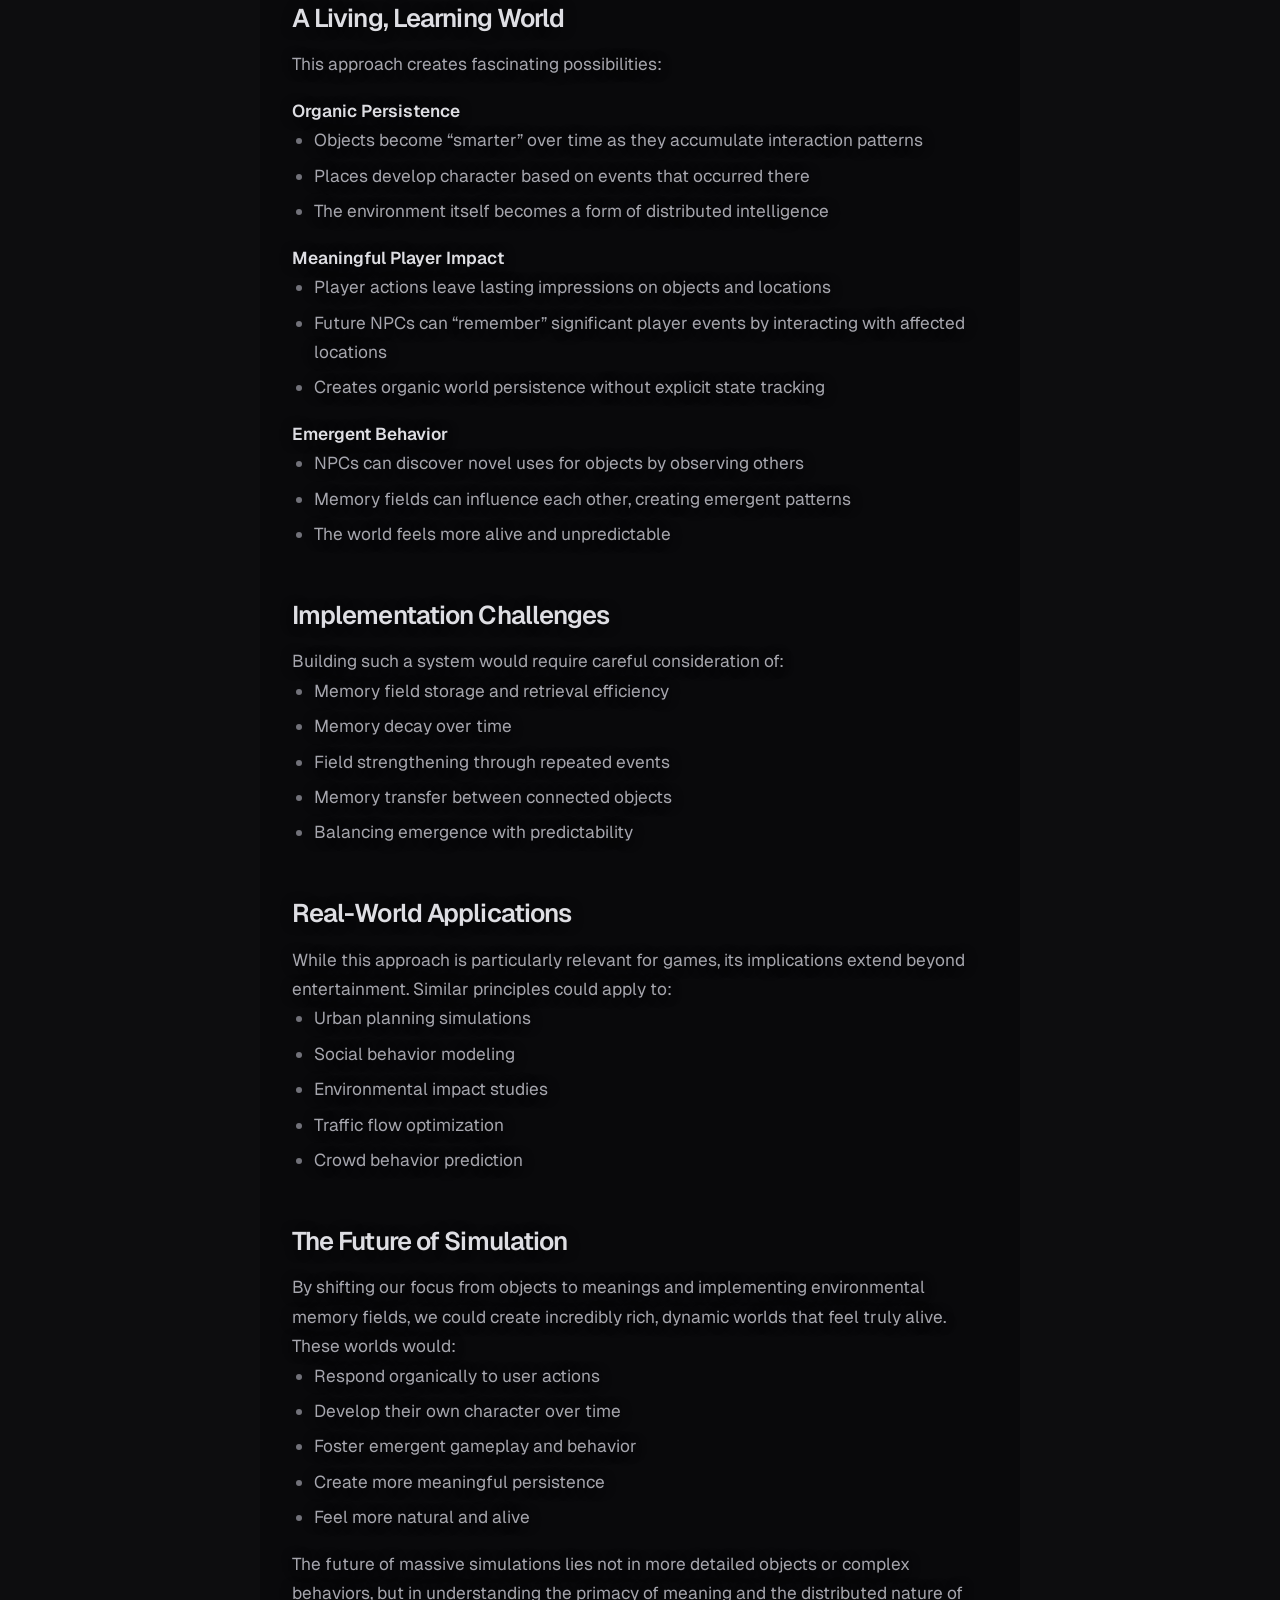
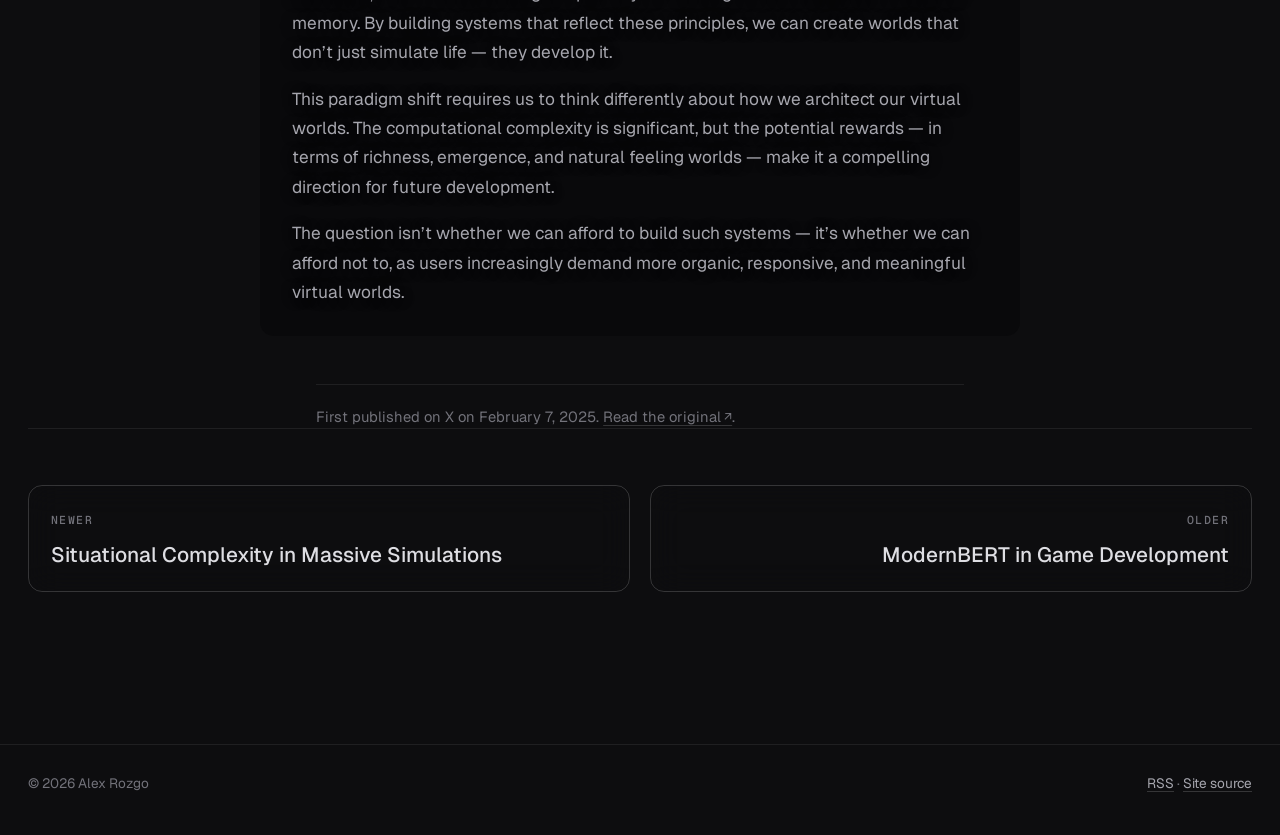
<file: writing/meaning-and-memory-in-massive-simulations/index.html>
<!DOCTYPE html>
<html lang="en">
<head>
    <meta charset="utf-8">
    <meta name="viewport" content="width=device-width, initial-scale=1">
    <title>Meaning and Memory in Massive Simulations · Alex Rozgo</title>
    <meta name="description" content="Proposes designing worlds from meanings such as “resting place” and storing memory in places and objects as well as in NPCs.">
    <meta name="author" content="Alex Rozgo">
    <link rel="canonical" href="https://rozgo.github.io/writing/meaning-and-memory-in-massive-simulations/">
    <link rel="icon" href="../../favicon.svg" type="image/svg+xml">
    <link rel="apple-touch-icon" href="../../apple-touch-icon.png">
    <link rel="alternate" type="application/rss+xml" title="Alex Rozgo: writing" href="../../feed.xml">
    <meta name="theme-color" content="#0d0d0f">
    <meta property="og:type" content="article">
    <meta property="og:site_name" content="Alex Rozgo">
    <meta property="og:url" content="https://rozgo.github.io/writing/meaning-and-memory-in-massive-simulations/">
    <meta property="og:title" content="Meaning and Memory in Massive Simulations · Alex Rozgo">
    <meta property="og:description" content="Proposes designing worlds from meanings such as “resting place” and storing memory in places and objects as well as in NPCs.">
    <meta property="og:image" content="https://rozgo.github.io/media/writing/meaning-and-memory-in-massive-simulations.webp">
    <meta name="twitter:card" content="summary_large_image">
    <meta name="twitter:site" content="@rozgo">
    <meta name="twitter:title" content="Meaning and Memory in Massive Simulations · Alex Rozgo">
    <meta name="twitter:description" content="Proposes designing worlds from meanings such as “resting place” and storing memory in places and objects as well as in NPCs.">
    <meta name="twitter:image" content="https://rozgo.github.io/media/writing/meaning-and-memory-in-massive-simulations.webp">
    <link rel="preconnect" href="https://fonts.googleapis.com">
    <link rel="preconnect" href="https://fonts.gstatic.com" crossorigin>
    <link rel="stylesheet" href="https://fonts.googleapis.com/css2?family=Geist:wght@400;500;600;700&family=Geist+Mono:wght@400;500&display=swap">
    <link rel="stylesheet" href="../../css/main.css">
    <script type="module" src="../../js/scene.js"></script>
    <script src="../../js/main.js" defer></script>
    <script type="application/ld+json">{"@context":"https://schema.org","@type":"Article","headline":"Meaning and Memory in Massive Simulations","datePublished":"2025-02-07","author":{"@type":"Person","name":"Alex Rozgo","url":"https://rozgo.github.io/"},"image":"https://rozgo.github.io/media/writing/meaning-and-memory-in-massive-simulations.webp","url":"https://rozgo.github.io/writing/meaning-and-memory-in-massive-simulations/","description":"Proposes designing worlds from meanings such as “resting place” and storing memory in places and objects as well as in NPCs."}</script>
</head>

<body id="top" data-scene="ambient">
    <canvas id="world" aria-hidden="true"></canvas>
    <a class="skip-link" href="#main">Skip to content</a>
    <header class="site-header">
        <div class="wrap">
            <a class="brand" href="../../"><img class="brand-avatar" src="../../media/rozgo-avatar.webp" alt="" width="36" height="36" loading="eager" decoding="async">Alex Rozgo</a>
            <nav class="nav" id="site-nav" aria-label="Main">
                <a href="../../#work">Work</a>
                <a href="../../#lab">Lab</a>
                <a href="../../#writing" aria-current="page">Writing</a>
                <a href="../../#about">About</a>
                <a href="../../archive/">Archive</a>
                <a href="../../#contact">Contact</a>
            </nav>
            <button type="button" class="icon-button menu-button" data-menu-toggle aria-controls="site-nav" aria-expanded="false" aria-label="Menu"><svg viewBox="0 0 24 24" aria-hidden="true"><path d="M4 7h16M4 12h16M4 17h16" stroke="currentColor" stroke-width="1.8" stroke-linecap="round"/></svg></button>
        </div>
    </header>

    <main id="main" class="article">
        <div class="wrap">
            <header class="article-head">
                <div class="crumbs label"><a href="../../#writing">Writing</a></div>
                <h1>Meaning and Memory in Massive Simulations</h1>
                <span class="label"><time datetime="2025-02-07">February 7, 2025</time> · Simulated Worlds series</span>
            </header>
            <div class="article-cover figure"><img src="../../media/writing/meaning-and-memory-in-massive-simulations.webp" alt="" width="720" height="288" loading="eager" decoding="async"></div>
            <div class="prose">
                <p>In massive persistent game worlds and simulations, we’ve long approached design from an object-first perspective: create objects, attach behaviors, and let entities interact with them. But what if we’ve been thinking about it backwards? What if, instead of starting with objects and inferring their meaning, we start with meaning and let it manifest as objects?</p>
                <h2>Meaning-First Design</h2>
                <p>Consider how we typically create game worlds. We place a chair, give it a “can sit” behavior, and tell NPCs to look for chairs when they want to sit. But this isn’t how natural intelligence works. When we enter a room, we don’t catalog objects and then deduce their uses — we immediately perceive possibilities for action. We see “sitting-places,” “climbing-opportunities,” “hiding-spots.”</p>
                <p>This insight could revolutionize how we design persistent worlds. Instead of creating objects with behaviors, we could create meanings that manifest as objects. An NPC wouldn’t search for a chair; it would seek a “resting-place” and discover that chairs, benches, logs, and stairs all satisfy this meaning.</p>
                <h2>Environmental Memory Fields</h2>
                <p>Now lets consider decentralizing memory in our simulations. Currently, we store memories and knowledge in NPCs — each character carries their own separate understanding of the world. But what if the environment itself could remember?</p>
                <p>Imagine a tavern table that accumulates memories of conversations had around it. A sword that carries the echo of battles it has witnessed. A city street that remembers patterns of traffic flow. Instead of NPCs carrying all the memory burden, they could tap into these environmental memory fields as they interact with objects and places.</p>
                <h2>A Living, Learning World</h2>
                <p>This approach creates fascinating possibilities:</p>
                <p><strong>Organic Persistence</strong></p>
                <ul><li>Objects become “smarter” over time as they accumulate interaction patterns</li><li>Places develop character based on events that occurred there</li><li>The environment itself becomes a form of distributed intelligence</li></ul>
                <p><strong>Meaningful Player Impact</strong></p>
                <ul><li>Player actions leave lasting impressions on objects and locations</li><li>Future NPCs can “remember” significant player events by interacting with affected locations</li><li>Creates organic world persistence without explicit state tracking</li></ul>
                <p><strong>Emergent Behavior</strong></p>
                <ul><li>NPCs can discover novel uses for objects by observing others</li><li>Memory fields can influence each other, creating emergent patterns</li><li>The world feels more alive and unpredictable</li></ul>
                <h2>Implementation Challenges</h2>
                <p>Building such a system would require careful consideration of:</p>
                <ul><li>Memory field storage and retrieval efficiency</li><li>Memory decay over time</li><li>Field strengthening through repeated events</li><li>Memory transfer between connected objects</li><li>Balancing emergence with predictability</li></ul>
                <h2>Real-World Applications</h2>
                <p>While this approach is particularly relevant for games, its implications extend beyond entertainment. Similar principles could apply to:</p>
                <ul><li>Urban planning simulations</li><li>Social behavior modeling</li><li>Environmental impact studies</li><li>Traffic flow optimization</li><li>Crowd behavior prediction</li></ul>
                <h2>The Future of Simulation</h2>
                <p>By shifting our focus from objects to meanings and implementing environmental memory fields, we could create incredibly rich, dynamic worlds that feel truly alive. These worlds would:</p>
                <ul><li>Respond organically to user actions</li><li>Develop their own character over time</li><li>Foster emergent gameplay and behavior</li><li>Create more meaningful persistence</li><li>Feel more natural and alive</li></ul>
                <p>The future of massive simulations lies not in more detailed objects or complex behaviors, but in understanding the primacy of meaning and the distributed nature of memory. By building systems that reflect these principles, we can create worlds that don’t just simulate life — they develop it.</p>
                <p>This paradigm shift requires us to think differently about how we architect our virtual worlds. The computational complexity is significant, but the potential rewards — in terms of richness, emergence, and natural feeling worlds — make it a compelling direction for future development.</p>
                <p>The question isn’t whether we can afford to build such systems — it’s whether we can afford not to, as users increasingly demand more organic, responsive, and meaningful virtual worlds.</p>
            </div>
            <p class="article-foot">First published on X on February 7, 2025. <a class="ext" href="https://x.com/rozgo/status/1887877299149607007" target="_blank" rel="noopener">Read the original</a>.</p>
            <nav class="next-work" aria-label="More articles"><a href="../../writing/situational-complexity-in-massive-simulations/"><span class="label">Newer</span><strong>Situational Complexity in Massive Simulations</strong></a><a href="../../writing/modernbert-in-game-development/"><span class="label">Older</span><strong>ModernBERT in Game Development</strong></a></nav>
        </div>
    </main>

    <footer class="site-footer">
        <div class="wrap">
            <span>© 2026 Alex Rozgo</span>
            <span><a href="../../feed.xml">RSS</a> · <a href="https://github.com/rozgo/rozgo.github.io" target="_blank" rel="noopener">Site source</a></span>
        </div>
    </footer>
</body>
</html>
</file>
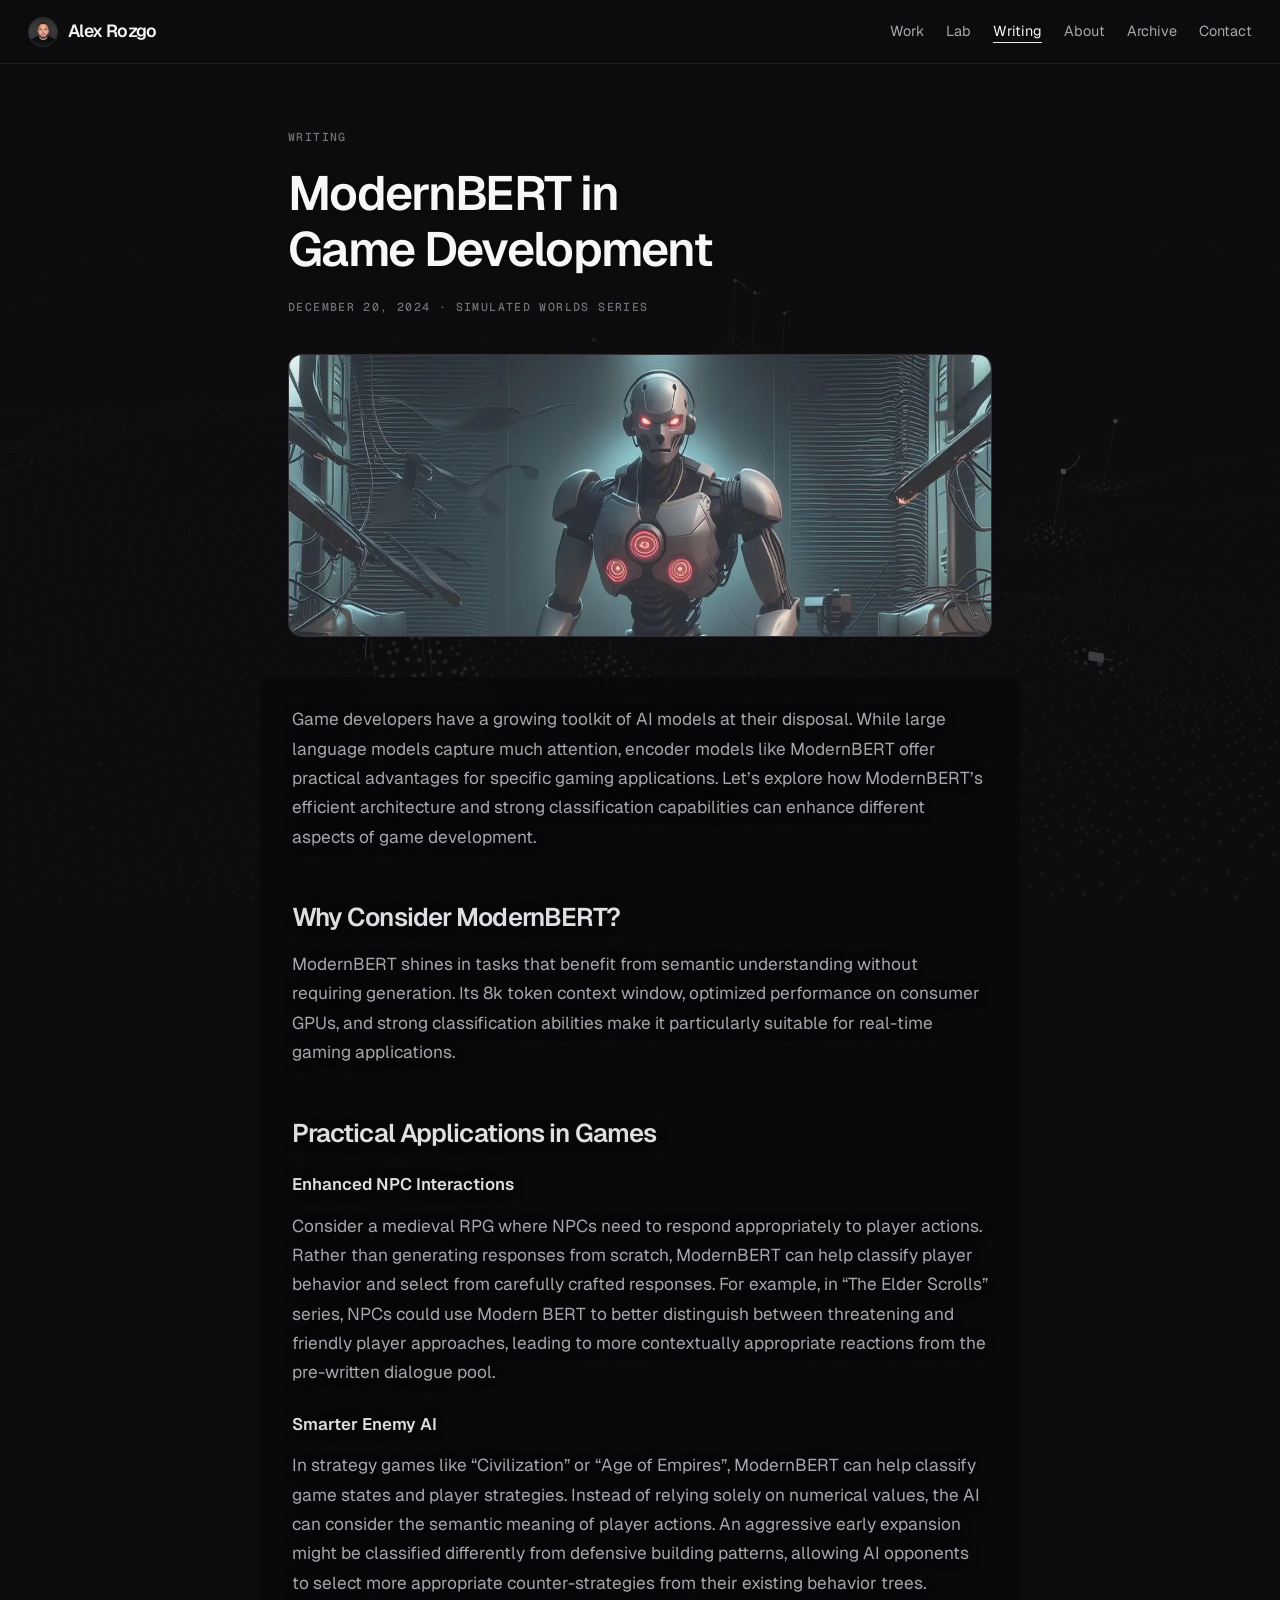
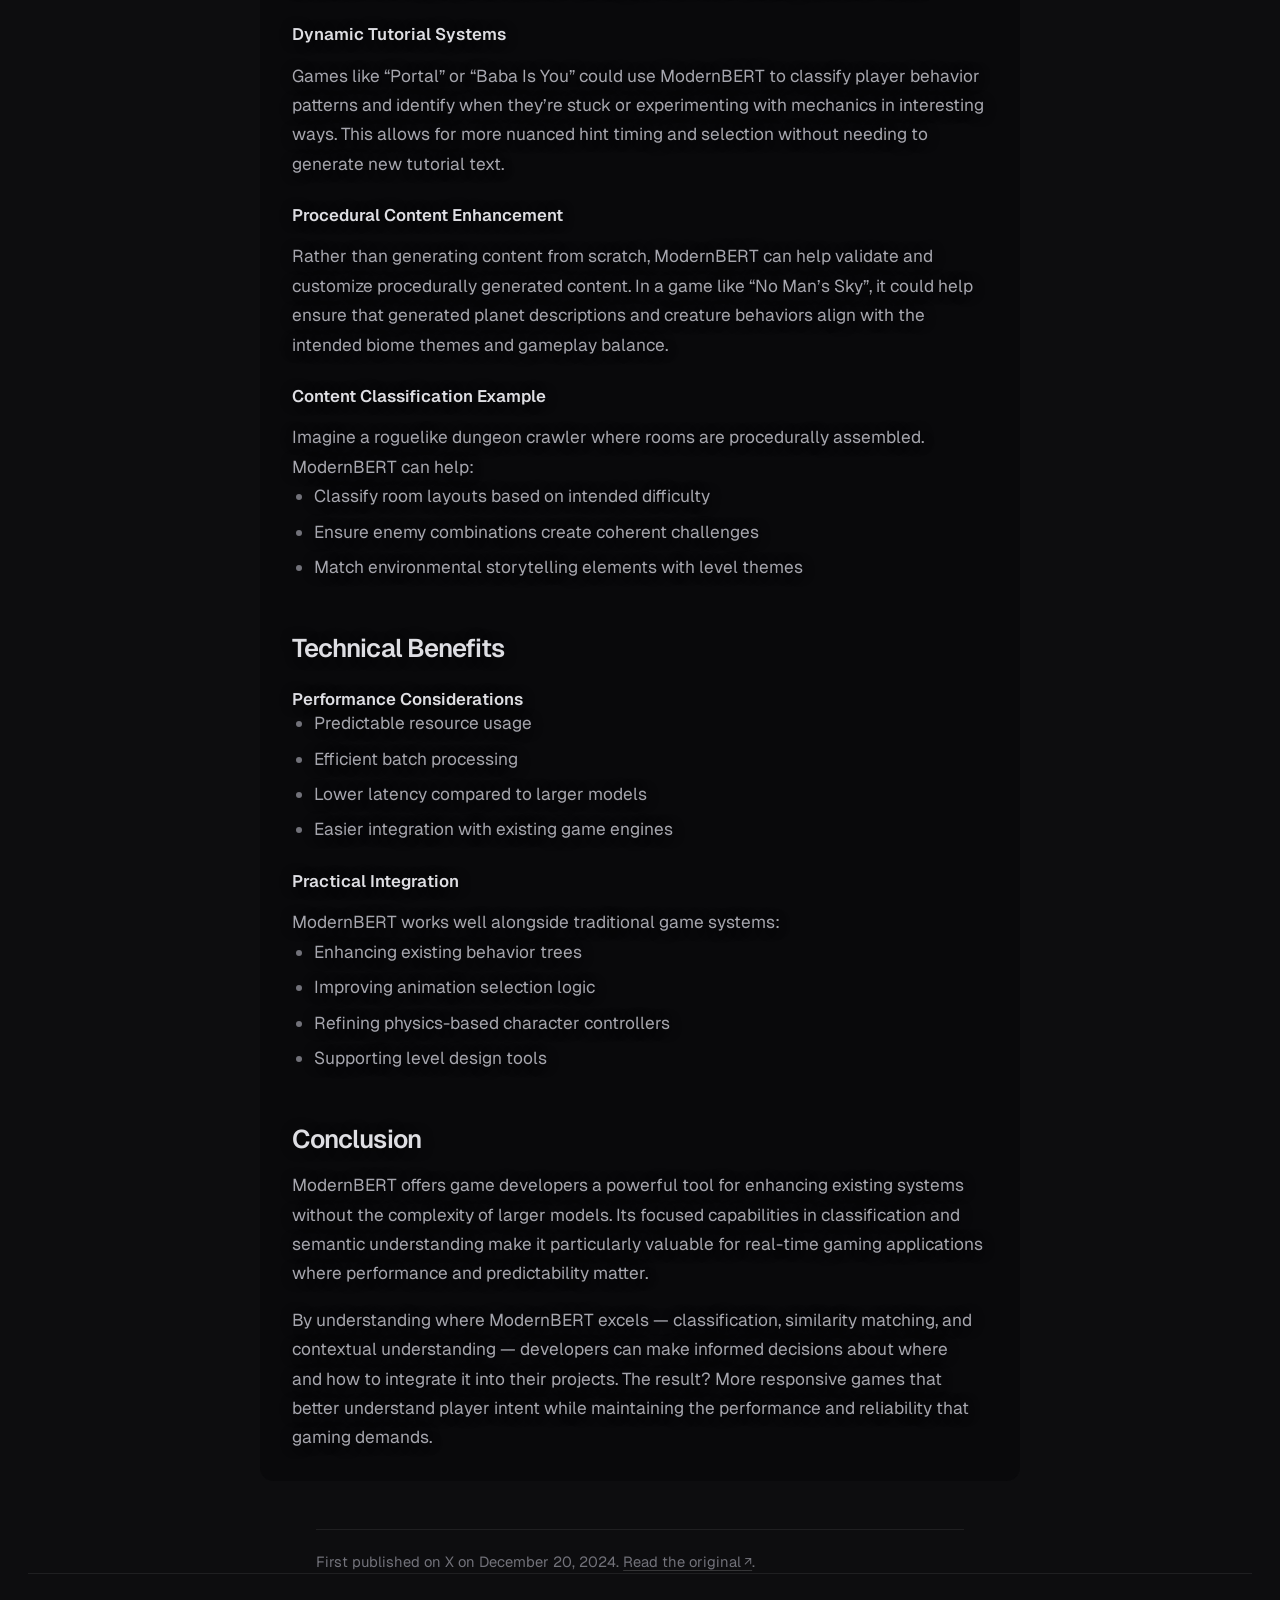
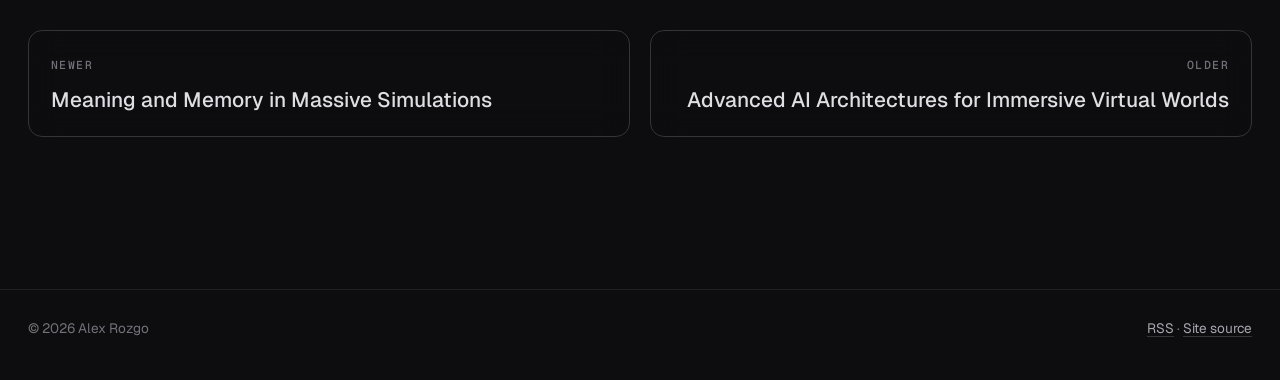
<file: writing/modernbert-in-game-development/index.html>
<!DOCTYPE html>
<html lang="en">
<head>
    <meta charset="utf-8">
    <meta name="viewport" content="width=device-width, initial-scale=1">
    <title>ModernBERT in Game Development · Alex Rozgo</title>
    <meta name="description" content="Where a small encoder model fits in games: classifying player behavior, game state and procedural content.">
    <meta name="author" content="Alex Rozgo">
    <link rel="canonical" href="https://rozgo.github.io/writing/modernbert-in-game-development/">
    <link rel="icon" href="../../favicon.svg" type="image/svg+xml">
    <link rel="apple-touch-icon" href="../../apple-touch-icon.png">
    <link rel="alternate" type="application/rss+xml" title="Alex Rozgo: writing" href="../../feed.xml">
    <meta name="theme-color" content="#0d0d0f">
    <meta property="og:type" content="article">
    <meta property="og:site_name" content="Alex Rozgo">
    <meta property="og:url" content="https://rozgo.github.io/writing/modernbert-in-game-development/">
    <meta property="og:title" content="ModernBERT in Game Development · Alex Rozgo">
    <meta property="og:description" content="Where a small encoder model fits in games: classifying player behavior, game state and procedural content.">
    <meta property="og:image" content="https://rozgo.github.io/media/writing/modernbert-in-game-development.webp">
    <meta name="twitter:card" content="summary_large_image">
    <meta name="twitter:site" content="@rozgo">
    <meta name="twitter:title" content="ModernBERT in Game Development · Alex Rozgo">
    <meta name="twitter:description" content="Where a small encoder model fits in games: classifying player behavior, game state and procedural content.">
    <meta name="twitter:image" content="https://rozgo.github.io/media/writing/modernbert-in-game-development.webp">
    <link rel="preconnect" href="https://fonts.googleapis.com">
    <link rel="preconnect" href="https://fonts.gstatic.com" crossorigin>
    <link rel="stylesheet" href="https://fonts.googleapis.com/css2?family=Geist:wght@400;500;600;700&family=Geist+Mono:wght@400;500&display=swap">
    <link rel="stylesheet" href="../../css/main.css">
    <script type="module" src="../../js/scene.js"></script>
    <script src="../../js/main.js" defer></script>
    <script type="application/ld+json">{"@context":"https://schema.org","@type":"Article","headline":"ModernBERT in Game Development","datePublished":"2024-12-20","author":{"@type":"Person","name":"Alex Rozgo","url":"https://rozgo.github.io/"},"image":"https://rozgo.github.io/media/writing/modernbert-in-game-development.webp","url":"https://rozgo.github.io/writing/modernbert-in-game-development/","description":"Where a small encoder model fits in games: classifying player behavior, game state and procedural content."}</script>
</head>

<body id="top" data-scene="ambient">
    <canvas id="world" aria-hidden="true"></canvas>
    <a class="skip-link" href="#main">Skip to content</a>
    <header class="site-header">
        <div class="wrap">
            <a class="brand" href="../../"><img class="brand-avatar" src="../../media/rozgo-avatar.webp" alt="" width="36" height="36" loading="eager" decoding="async">Alex Rozgo</a>
            <nav class="nav" id="site-nav" aria-label="Main">
                <a href="../../#work">Work</a>
                <a href="../../#lab">Lab</a>
                <a href="../../#writing" aria-current="page">Writing</a>
                <a href="../../#about">About</a>
                <a href="../../archive/">Archive</a>
                <a href="../../#contact">Contact</a>
            </nav>
            <button type="button" class="icon-button menu-button" data-menu-toggle aria-controls="site-nav" aria-expanded="false" aria-label="Menu"><svg viewBox="0 0 24 24" aria-hidden="true"><path d="M4 7h16M4 12h16M4 17h16" stroke="currentColor" stroke-width="1.8" stroke-linecap="round"/></svg></button>
        </div>
    </header>

    <main id="main" class="article">
        <div class="wrap">
            <header class="article-head">
                <div class="crumbs label"><a href="../../#writing">Writing</a></div>
                <h1>ModernBERT in Game Development</h1>
                <span class="label"><time datetime="2024-12-20">December 20, 2024</time> · Simulated Worlds series</span>
            </header>
            <div class="article-cover figure"><img src="../../media/writing/modernbert-in-game-development.webp" alt="" width="1200" height="480" loading="eager" decoding="async"></div>
            <div class="prose">
                <p>Game developers have a growing toolkit of AI models at their disposal. While large language models capture much attention, encoder models like ModernBERT offer practical advantages for specific gaming applications. Let’s explore how ModernBERT’s efficient architecture and strong classification capabilities can enhance different aspects of game development.</p>
                <h2>Why Consider ModernBERT?</h2>
                <p>ModernBERT shines in tasks that benefit from semantic understanding without requiring generation. Its 8k token context window, optimized performance on consumer GPUs, and strong classification abilities make it particularly suitable for real-time gaming applications.</p>
                <h2>Practical Applications in Games</h2>
                <h3>Enhanced NPC Interactions</h3>
                <p>Consider a medieval RPG where NPCs need to respond appropriately to player actions. Rather than generating responses from scratch, ModernBERT can help classify player behavior and select from carefully crafted responses. For example, in “The Elder Scrolls” series, NPCs could use Modern BERT to better distinguish between threatening and friendly player approaches, leading to more contextually appropriate reactions from the pre-written dialogue pool.</p>
                <h3>Smarter Enemy AI</h3>
                <p>In strategy games like “Civilization” or “Age of Empires”, ModernBERT can help classify game states and player strategies. Instead of relying solely on numerical values, the AI can consider the semantic meaning of player actions. An aggressive early expansion might be classified differently from defensive building patterns, allowing AI opponents to select more appropriate counter-strategies from their existing behavior trees.</p>
                <h3>Dynamic Tutorial Systems</h3>
                <p>Games like “Portal” or “Baba Is You” could use ModernBERT to classify player behavior patterns and identify when they’re stuck or experimenting with mechanics in interesting ways. This allows for more nuanced hint timing and selection without needing to generate new tutorial text.</p>
                <h3>Procedural Content Enhancement</h3>
                <p>Rather than generating content from scratch, ModernBERT can help validate and customize procedurally generated content. In a game like “No Man’s Sky”, it could help ensure that generated planet descriptions and creature behaviors align with the intended biome themes and gameplay balance.</p>
                <h3>Content Classification Example</h3>
                <p>Imagine a roguelike dungeon crawler where rooms are procedurally assembled. ModernBERT can help:</p>
                <ul><li>Classify room layouts based on intended difficulty</li><li>Ensure enemy combinations create coherent challenges</li><li>Match environmental storytelling elements with level themes</li></ul>
                <h2>Technical Benefits</h2>
                <h3>Performance Considerations</h3>
                <ul><li>Predictable resource usage</li><li>Efficient batch processing</li><li>Lower latency compared to larger models</li><li>Easier integration with existing game engines</li></ul>
                <h3>Practical Integration</h3>
                <p>ModernBERT works well alongside traditional game systems:</p>
                <ul><li>Enhancing existing behavior trees</li><li>Improving animation selection logic</li><li>Refining physics-based character controllers</li><li>Supporting level design tools</li></ul>
                <h2>Conclusion</h2>
                <p>ModernBERT offers game developers a powerful tool for enhancing existing systems without the complexity of larger models. Its focused capabilities in classification and semantic understanding make it particularly valuable for real-time gaming applications where performance and predictability matter.</p>
                <p>By understanding where ModernBERT excels — classification, similarity matching, and contextual understanding — developers can make informed decisions about where and how to integrate it into their projects. The result? More responsive games that better understand player intent while maintaining the performance and reliability that gaming demands.</p>
            </div>
            <p class="article-foot">First published on X on December 20, 2024. <a class="ext" href="https://x.com/rozgo/status/1870200396142047364" target="_blank" rel="noopener">Read the original</a>.</p>
            <nav class="next-work" aria-label="More articles"><a href="../../writing/meaning-and-memory-in-massive-simulations/"><span class="label">Newer</span><strong>Meaning and Memory in Massive Simulations</strong></a><a href="../../writing/ai-architectures-for-virtual-worlds/"><span class="label">Older</span><strong>Advanced AI Architectures for Immersive Virtual Worlds</strong></a></nav>
        </div>
    </main>

    <footer class="site-footer">
        <div class="wrap">
            <span>© 2026 Alex Rozgo</span>
            <span><a href="../../feed.xml">RSS</a> · <a href="https://github.com/rozgo/rozgo.github.io" target="_blank" rel="noopener">Site source</a></span>
        </div>
    </footer>
</body>
</html>
</file>
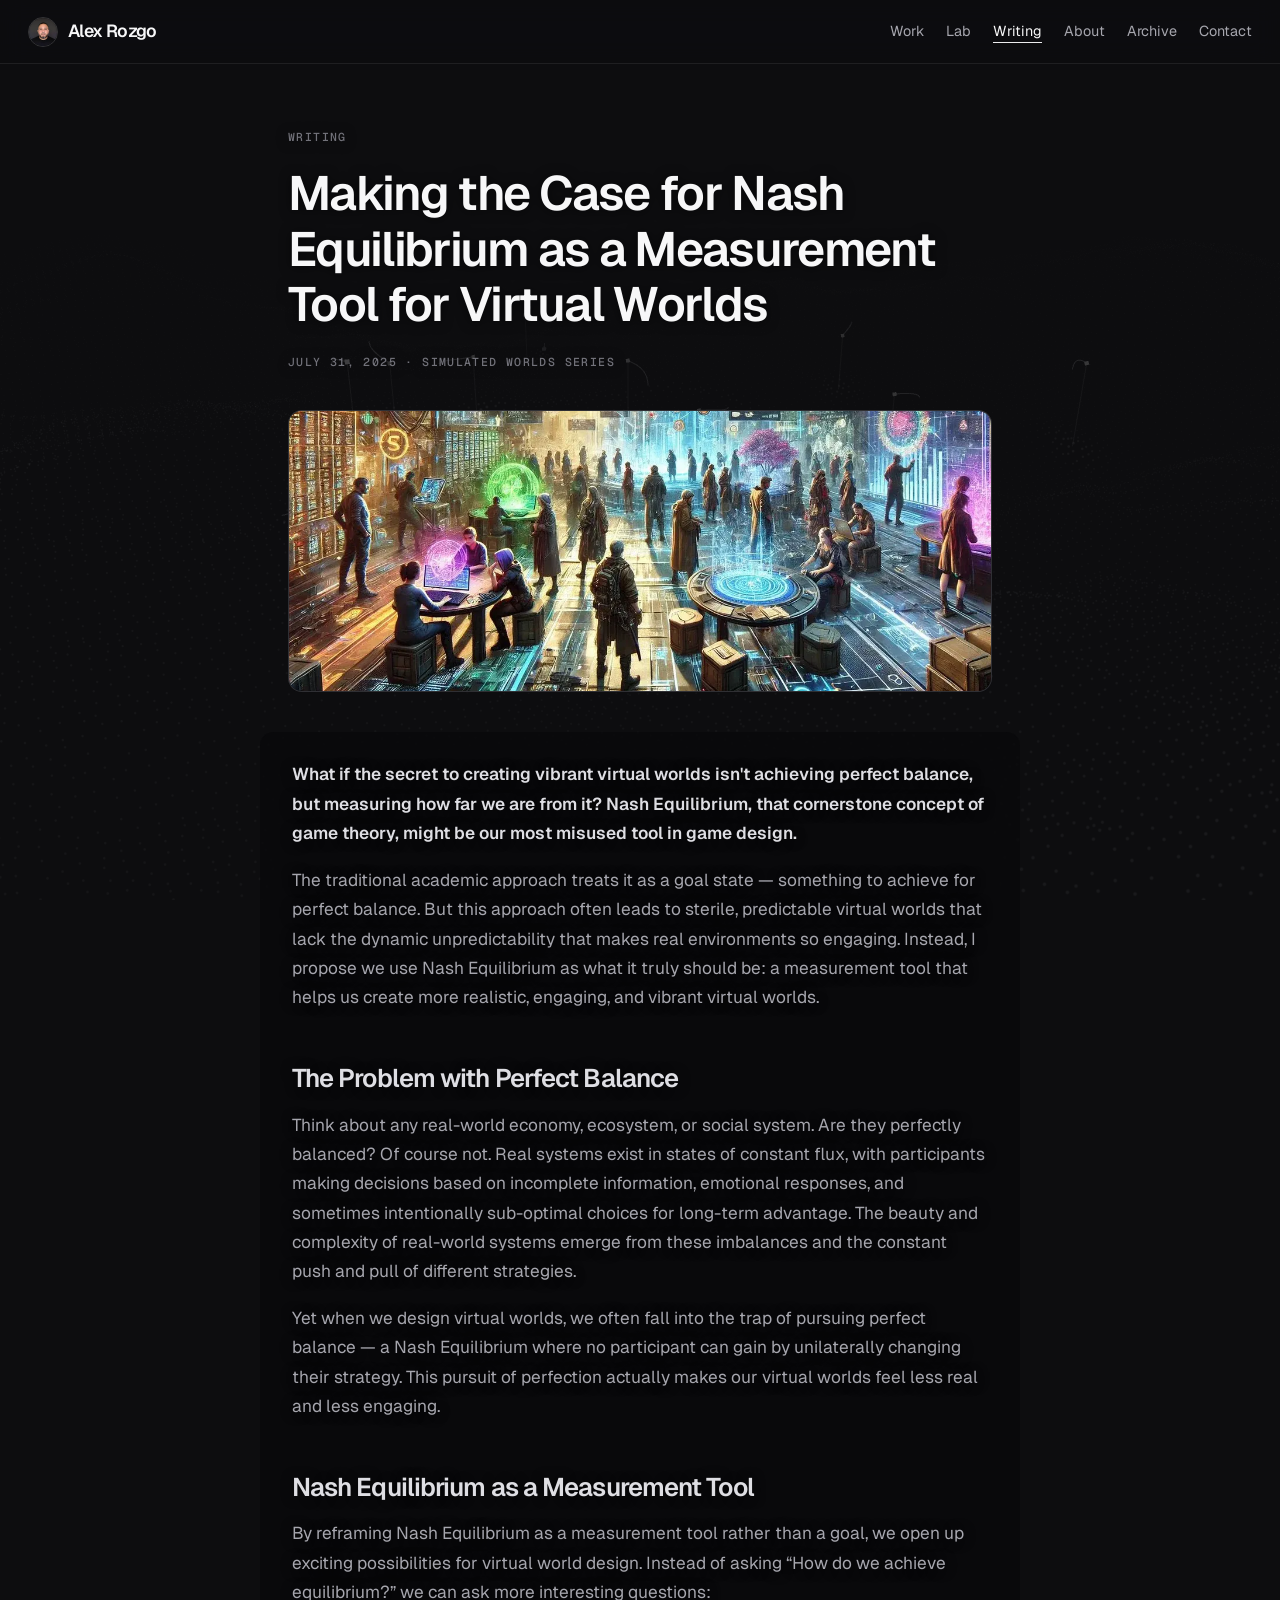
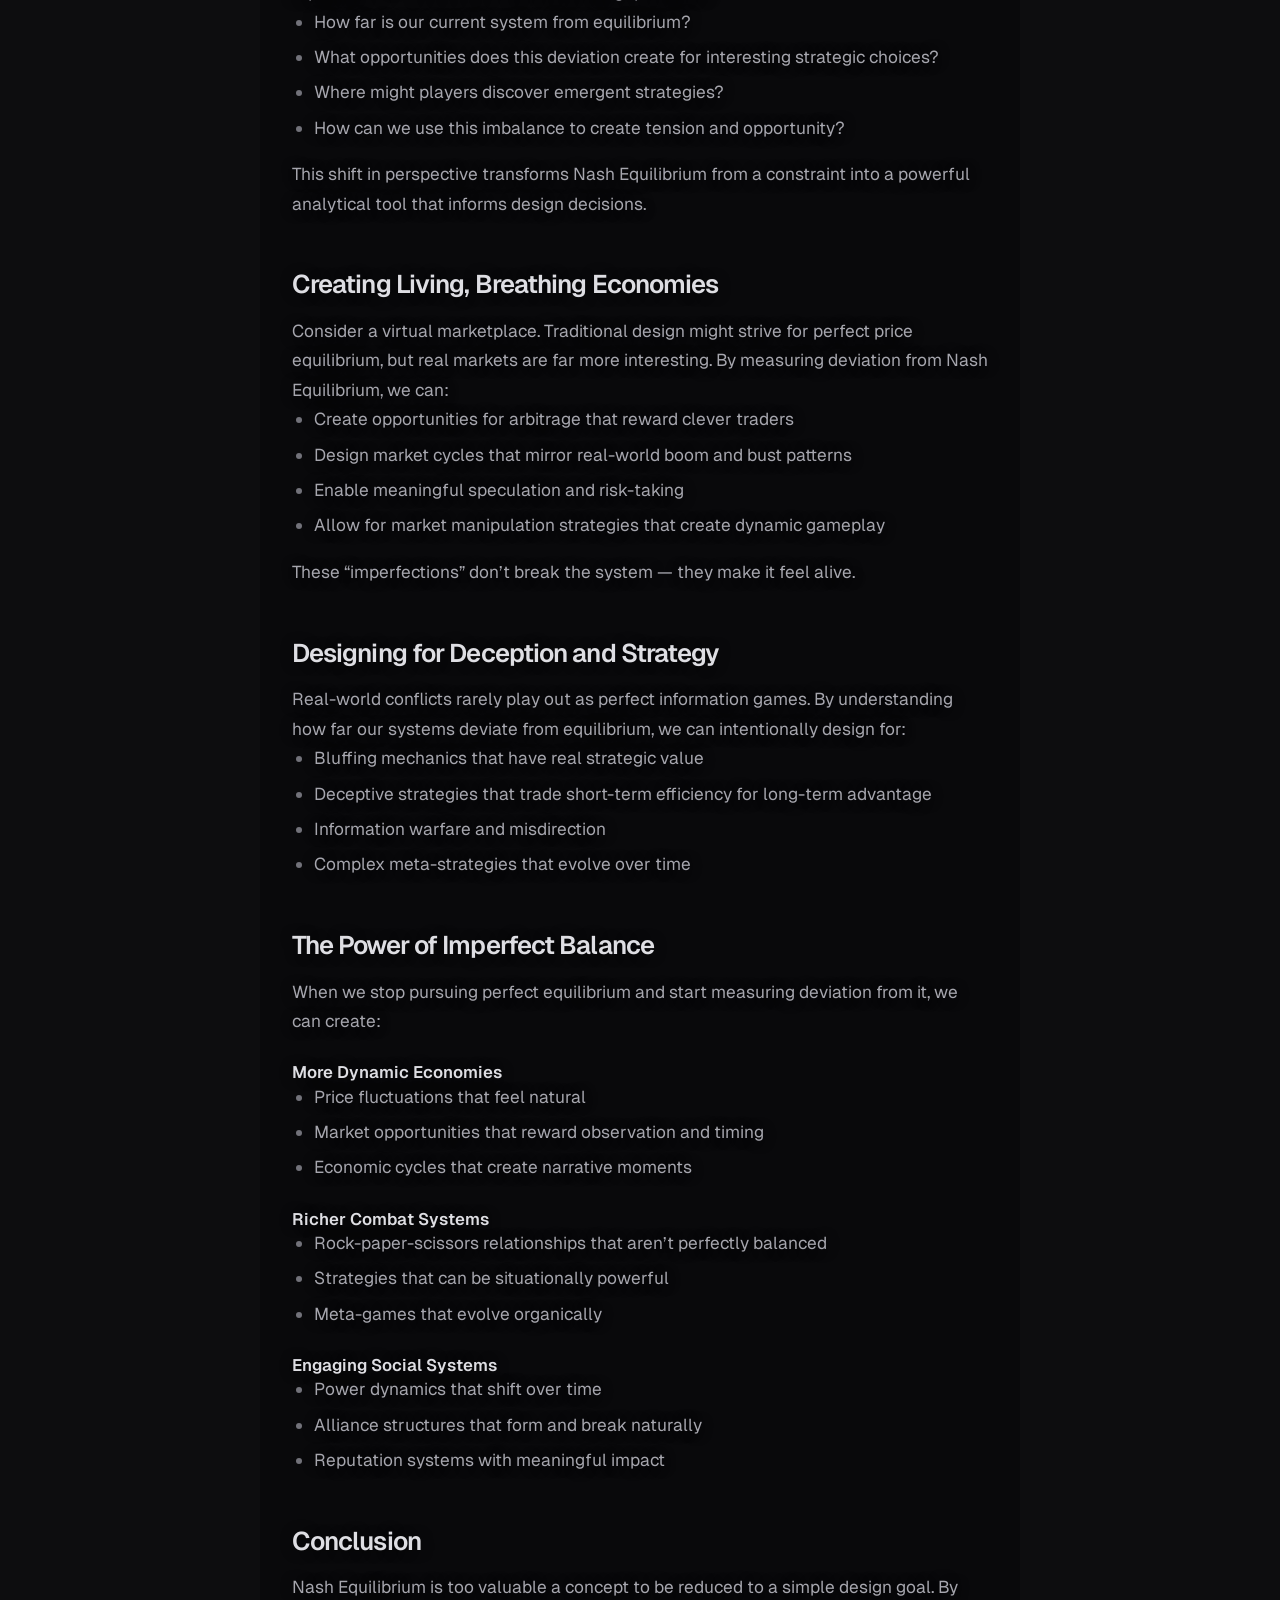
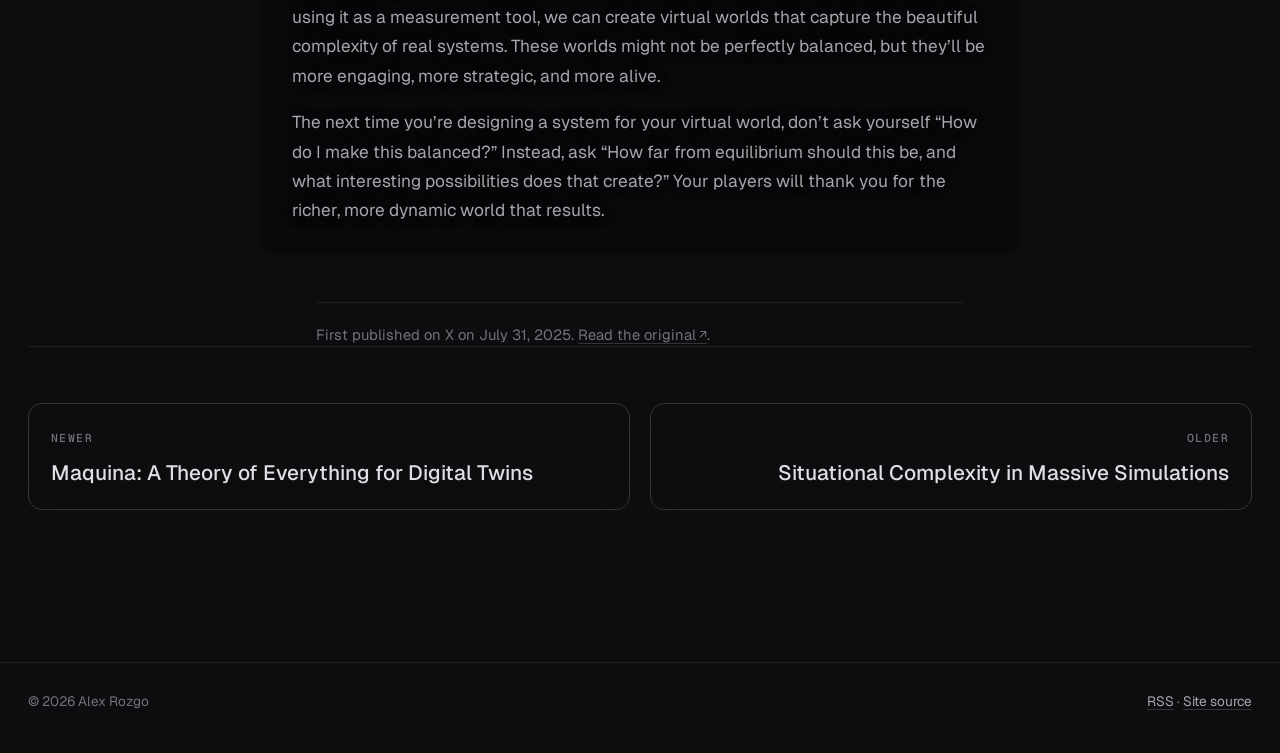
<file: writing/nash-equilibrium-as-a-measurement-tool/index.html>
<!DOCTYPE html>
<html lang="en">
<head>
    <meta charset="utf-8">
    <meta name="viewport" content="width=device-width, initial-scale=1">
    <title>Making the Case for Nash Equilibrium as a Measurement Tool for Virtual Worlds · Alex Rozgo</title>
    <meta name="description" content="Argues for measuring how far a virtual world is from equilibrium instead of designing for perfect balance.">
    <meta name="author" content="Alex Rozgo">
    <link rel="canonical" href="https://rozgo.github.io/writing/nash-equilibrium-as-a-measurement-tool/">
    <link rel="icon" href="../../favicon.svg" type="image/svg+xml">
    <link rel="apple-touch-icon" href="../../apple-touch-icon.png">
    <link rel="alternate" type="application/rss+xml" title="Alex Rozgo: writing" href="../../feed.xml">
    <meta name="theme-color" content="#0d0d0f">
    <meta property="og:type" content="article">
    <meta property="og:site_name" content="Alex Rozgo">
    <meta property="og:url" content="https://rozgo.github.io/writing/nash-equilibrium-as-a-measurement-tool/">
    <meta property="og:title" content="Making the Case for Nash Equilibrium as a Measurement Tool for Virtual Worlds · Alex Rozgo">
    <meta property="og:description" content="Argues for measuring how far a virtual world is from equilibrium instead of designing for perfect balance.">
    <meta property="og:image" content="https://rozgo.github.io/media/writing/nash-equilibrium-as-a-measurement-tool.webp">
    <meta name="twitter:card" content="summary_large_image">
    <meta name="twitter:site" content="@rozgo">
    <meta name="twitter:title" content="Making the Case for Nash Equilibrium as a Measurement Tool for Virtual Worlds · Alex Rozgo">
    <meta name="twitter:description" content="Argues for measuring how far a virtual world is from equilibrium instead of designing for perfect balance.">
    <meta name="twitter:image" content="https://rozgo.github.io/media/writing/nash-equilibrium-as-a-measurement-tool.webp">
    <link rel="preconnect" href="https://fonts.googleapis.com">
    <link rel="preconnect" href="https://fonts.gstatic.com" crossorigin>
    <link rel="stylesheet" href="https://fonts.googleapis.com/css2?family=Geist:wght@400;500;600;700&family=Geist+Mono:wght@400;500&display=swap">
    <link rel="stylesheet" href="../../css/main.css">
    <script type="module" src="../../js/scene.js"></script>
    <script src="../../js/main.js" defer></script>
    <script type="application/ld+json">{"@context":"https://schema.org","@type":"Article","headline":"Making the Case for Nash Equilibrium as a Measurement Tool for Virtual Worlds","datePublished":"2025-07-31","author":{"@type":"Person","name":"Alex Rozgo","url":"https://rozgo.github.io/"},"image":"https://rozgo.github.io/media/writing/nash-equilibrium-as-a-measurement-tool.webp","url":"https://rozgo.github.io/writing/nash-equilibrium-as-a-measurement-tool/","description":"Argues for measuring how far a virtual world is from equilibrium instead of designing for perfect balance."}</script>
</head>

<body id="top" data-scene="ambient">
    <canvas id="world" aria-hidden="true"></canvas>
    <a class="skip-link" href="#main">Skip to content</a>
    <header class="site-header">
        <div class="wrap">
            <a class="brand" href="../../"><img class="brand-avatar" src="../../media/rozgo-avatar.webp" alt="" width="36" height="36" loading="eager" decoding="async">Alex Rozgo</a>
            <nav class="nav" id="site-nav" aria-label="Main">
                <a href="../../#work">Work</a>
                <a href="../../#lab">Lab</a>
                <a href="../../#writing" aria-current="page">Writing</a>
                <a href="../../#about">About</a>
                <a href="../../archive/">Archive</a>
                <a href="../../#contact">Contact</a>
            </nav>
            <button type="button" class="icon-button menu-button" data-menu-toggle aria-controls="site-nav" aria-expanded="false" aria-label="Menu"><svg viewBox="0 0 24 24" aria-hidden="true"><path d="M4 7h16M4 12h16M4 17h16" stroke="currentColor" stroke-width="1.8" stroke-linecap="round"/></svg></button>
        </div>
    </header>

    <main id="main" class="article">
        <div class="wrap">
            <header class="article-head">
                <div class="crumbs label"><a href="../../#writing">Writing</a></div>
                <h1>Making the Case for Nash Equilibrium as a Measurement Tool for Virtual Worlds</h1>
                <span class="label"><time datetime="2025-07-31">July 31, 2025</time> · Simulated Worlds series</span>
            </header>
            <div class="article-cover figure"><img src="../../media/writing/nash-equilibrium-as-a-measurement-tool.webp" alt="" width="1200" height="480" loading="eager" decoding="async"></div>
            <div class="prose">
                <p><strong>What if the secret to creating vibrant virtual worlds isn&#x27;t achieving perfect balance, but measuring how far we are from it? Nash Equilibrium, that cornerstone concept of game theory, might be our most misused tool in game design.</strong></p>
                <p>The traditional academic approach treats it as a goal state — something to achieve for perfect balance. But this approach often leads to sterile, predictable virtual worlds that lack the dynamic unpredictability that makes real environments so engaging. Instead, I propose we use Nash Equilibrium as what it truly should be: a measurement tool that helps us create more realistic, engaging, and vibrant virtual worlds.</p>
                <h2>The Problem with Perfect Balance</h2>
                <p>Think about any real-world economy, ecosystem, or social system. Are they perfectly balanced? Of course not. Real systems exist in states of constant flux, with participants making decisions based on incomplete information, emotional responses, and sometimes intentionally sub-optimal choices for long-term advantage. The beauty and complexity of real-world systems emerge from these imbalances and the constant push and pull of different strategies.</p>
                <p>Yet when we design virtual worlds, we often fall into the trap of pursuing perfect balance — a Nash Equilibrium where no participant can gain by unilaterally changing their strategy. This pursuit of perfection actually makes our virtual worlds feel less real and less engaging.</p>
                <h2>Nash Equilibrium as a Measurement Tool</h2>
                <p>By reframing Nash Equilibrium as a measurement tool rather than a goal, we open up exciting possibilities for virtual world design. Instead of asking “How do we achieve equilibrium?” we can ask more interesting questions:</p>
                <ul><li>How far is our current system from equilibrium?</li><li>What opportunities does this deviation create for interesting strategic choices?</li><li>Where might players discover emergent strategies?</li><li>How can we use this imbalance to create tension and opportunity?</li></ul>
                <p>This shift in perspective transforms Nash Equilibrium from a constraint into a powerful analytical tool that informs design decisions.</p>
                <h2>Creating Living, Breathing Economies</h2>
                <p>Consider a virtual marketplace. Traditional design might strive for perfect price equilibrium, but real markets are far more interesting. By measuring deviation from Nash Equilibrium, we can:</p>
                <ul><li>Create opportunities for arbitrage that reward clever traders</li><li>Design market cycles that mirror real-world boom and bust patterns</li><li>Enable meaningful speculation and risk-taking</li><li>Allow for market manipulation strategies that create dynamic gameplay</li></ul>
                <p>These “imperfections” don’t break the system — they make it feel alive.</p>
                <h2>Designing for Deception and Strategy</h2>
                <p>Real-world conflicts rarely play out as perfect information games. By understanding how far our systems deviate from equilibrium, we can intentionally design for:</p>
                <ul><li>Bluffing mechanics that have real strategic value</li><li>Deceptive strategies that trade short-term efficiency for long-term advantage</li><li>Information warfare and misdirection</li><li>Complex meta-strategies that evolve over time</li></ul>
                <h2>The Power of Imperfect Balance</h2>
                <p>When we stop pursuing perfect equilibrium and start measuring deviation from it, we can create:</p>
                <h3>More Dynamic Economies</h3>
                <ul><li>Price fluctuations that feel natural</li><li>Market opportunities that reward observation and timing</li><li>Economic cycles that create narrative moments</li></ul>
                <h3>Richer Combat Systems</h3>
                <ul><li>Rock-paper-scissors relationships that aren’t perfectly balanced</li><li>Strategies that can be situationally powerful</li><li>Meta-games that evolve organically</li></ul>
                <h3>Engaging Social Systems</h3>
                <ul><li>Power dynamics that shift over time</li><li>Alliance structures that form and break naturally</li><li>Reputation systems with meaningful impact</li></ul>
                <h2>Conclusion</h2>
                <p>Nash Equilibrium is too valuable a concept to be reduced to a simple design goal. By using it as a measurement tool, we can create virtual worlds that capture the beautiful complexity of real systems. These worlds might not be perfectly balanced, but they’ll be more engaging, more strategic, and more alive.</p>
                <p>The next time you’re designing a system for your virtual world, don’t ask yourself “How do I make this balanced?” Instead, ask “How far from equilibrium should this be, and what interesting possibilities does that create?” Your players will thank you for the richer, more dynamic world that results.</p>
            </div>
            <p class="article-foot">First published on X on July 31, 2025. <a class="ext" href="https://x.com/rozgo/status/1950992080005636475" target="_blank" rel="noopener">Read the original</a>.</p>
            <nav class="next-work" aria-label="More articles"><a href="../../writing/maquina-theory-of-everything-for-digital-twins/"><span class="label">Newer</span><strong>Maquina: A Theory of Everything for Digital Twins</strong></a><a href="../../writing/situational-complexity-in-massive-simulations/"><span class="label">Older</span><strong>Situational Complexity in Massive Simulations</strong></a></nav>
        </div>
    </main>

    <footer class="site-footer">
        <div class="wrap">
            <span>© 2026 Alex Rozgo</span>
            <span><a href="../../feed.xml">RSS</a> · <a href="https://github.com/rozgo/rozgo.github.io" target="_blank" rel="noopener">Site source</a></span>
        </div>
    </footer>
</body>
</html>
</file>
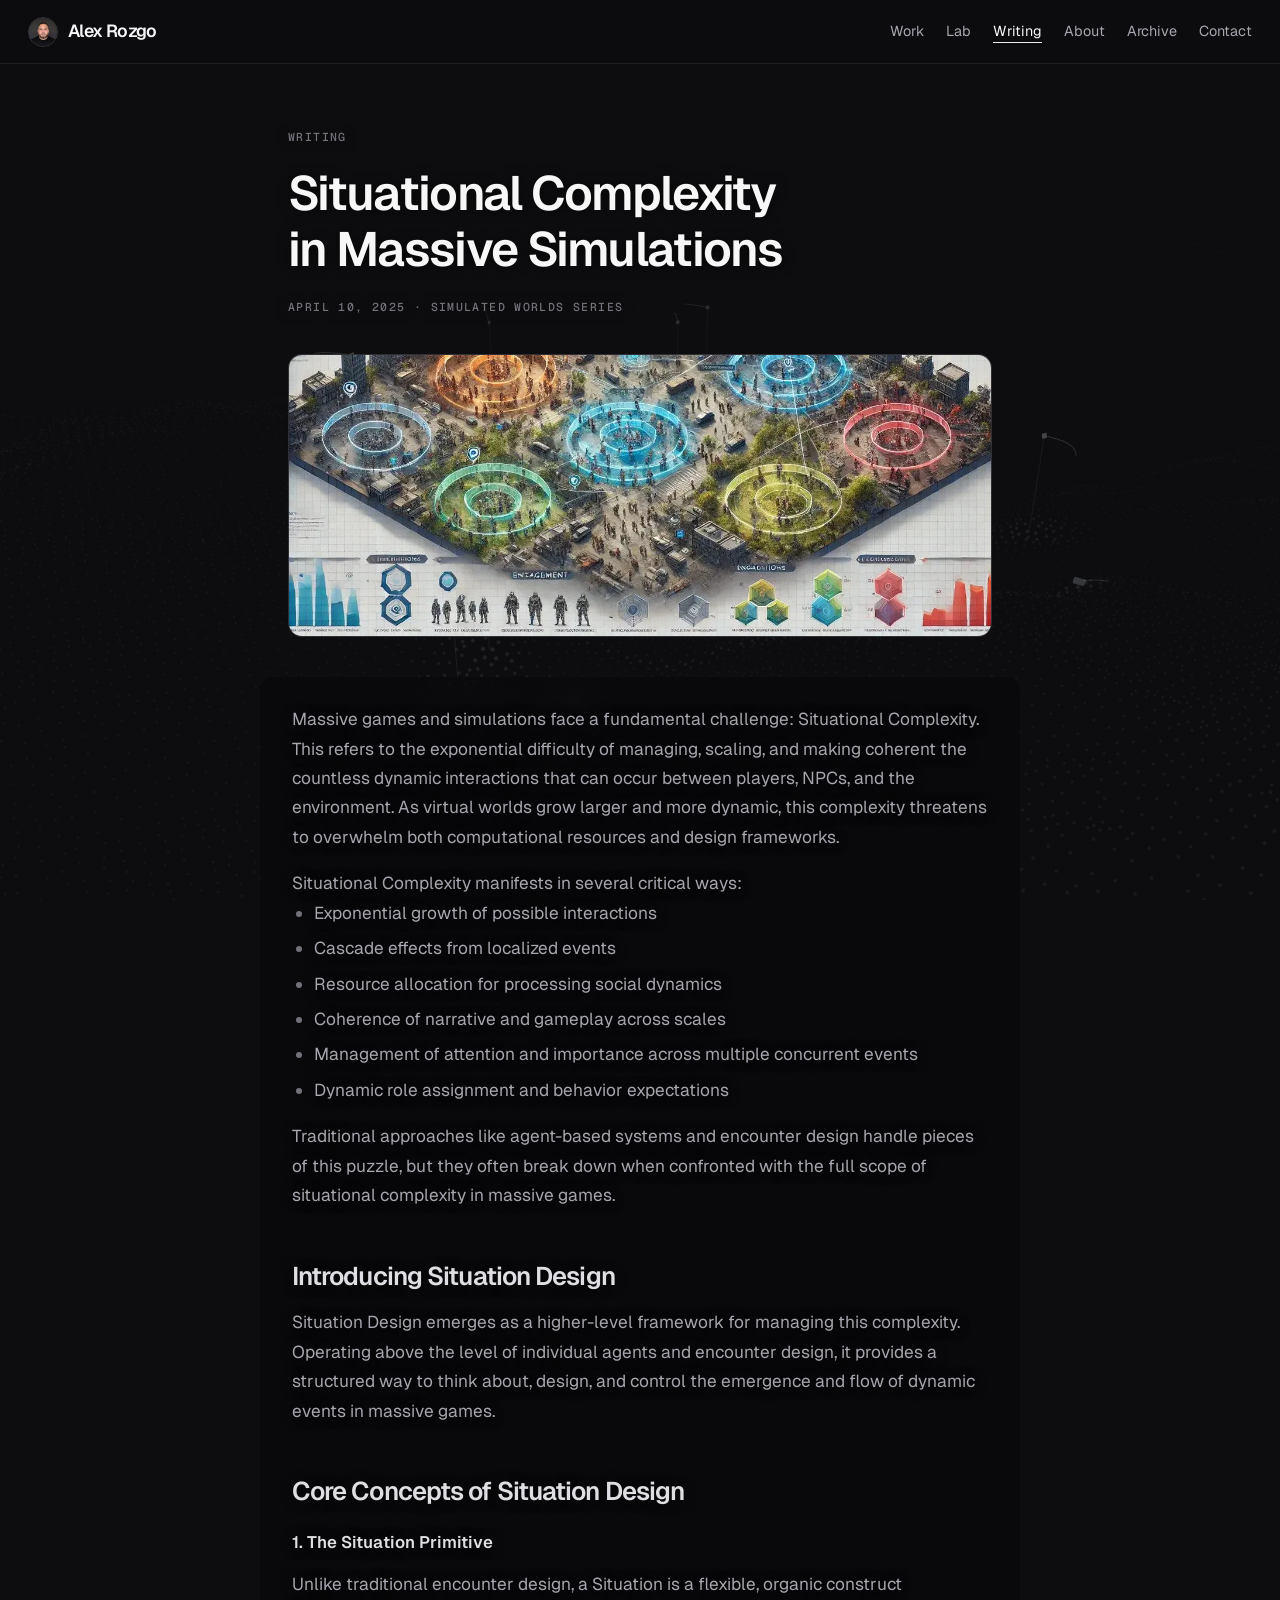
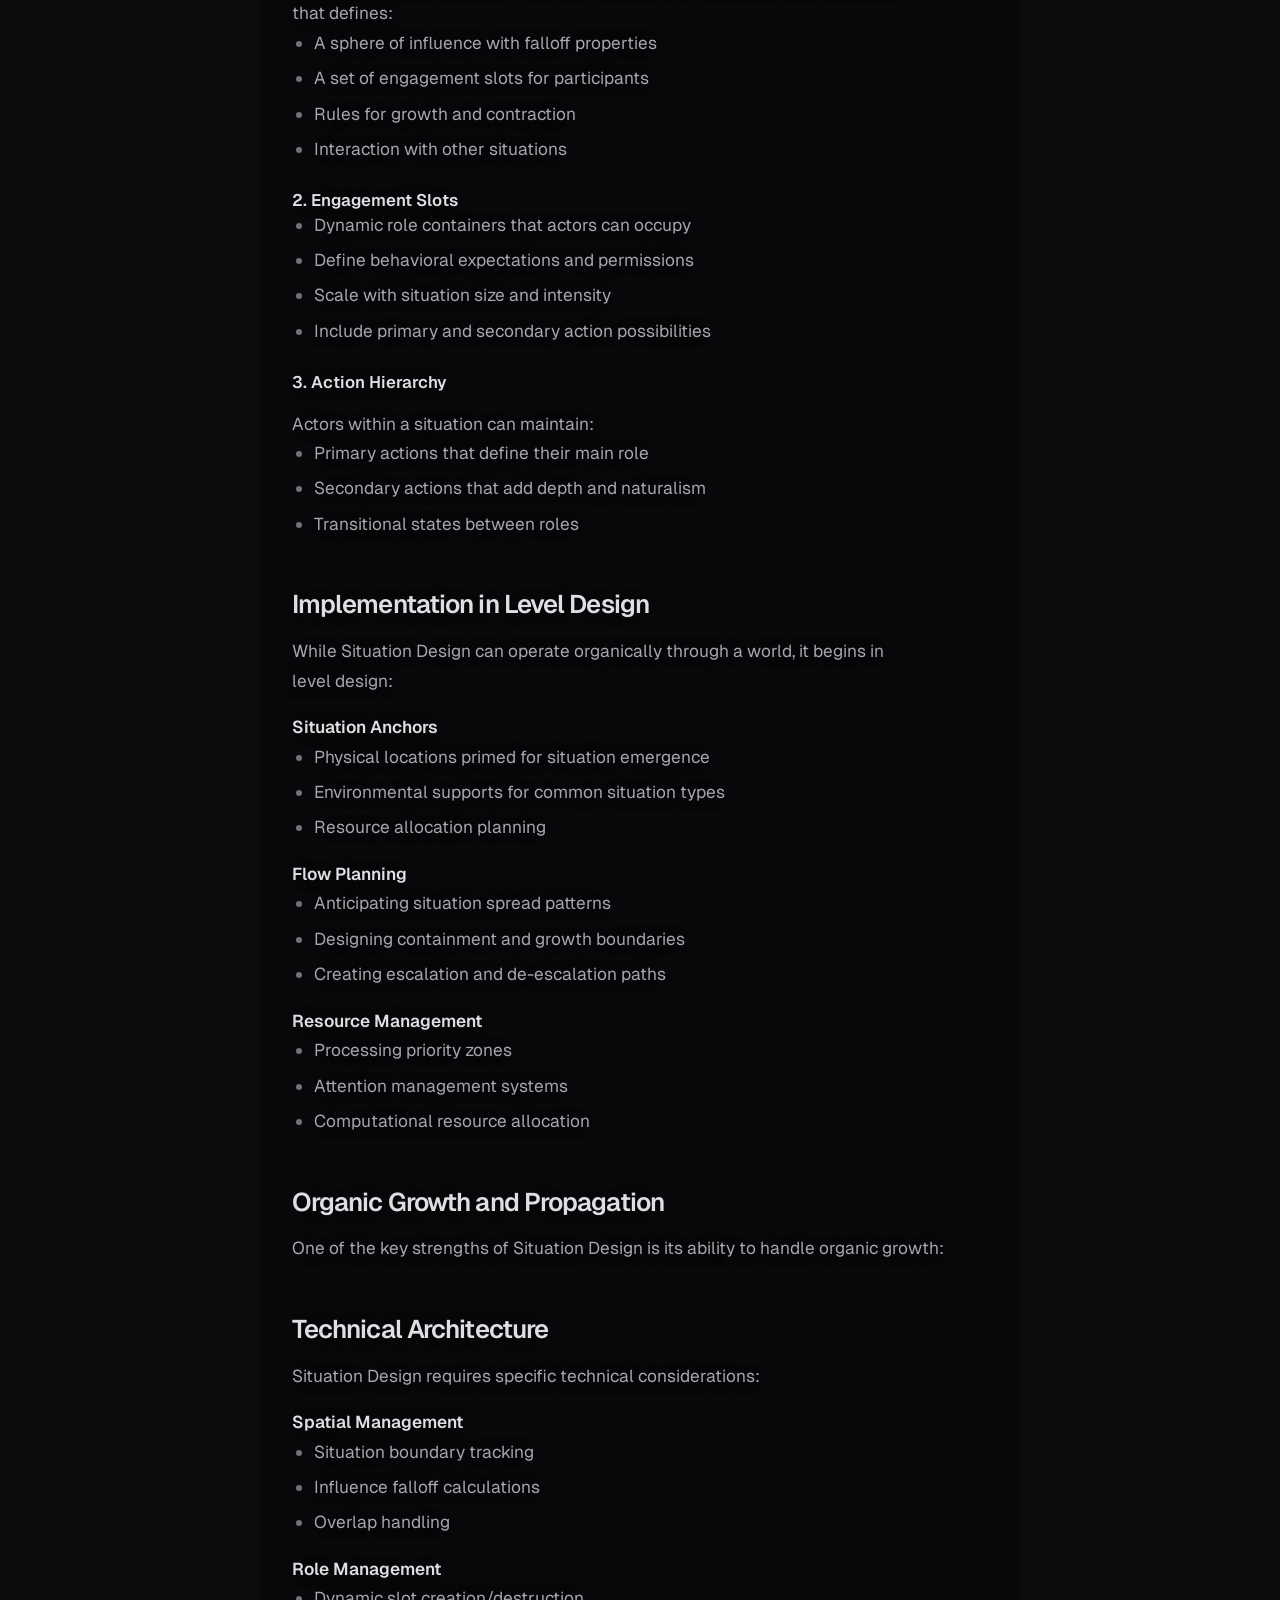
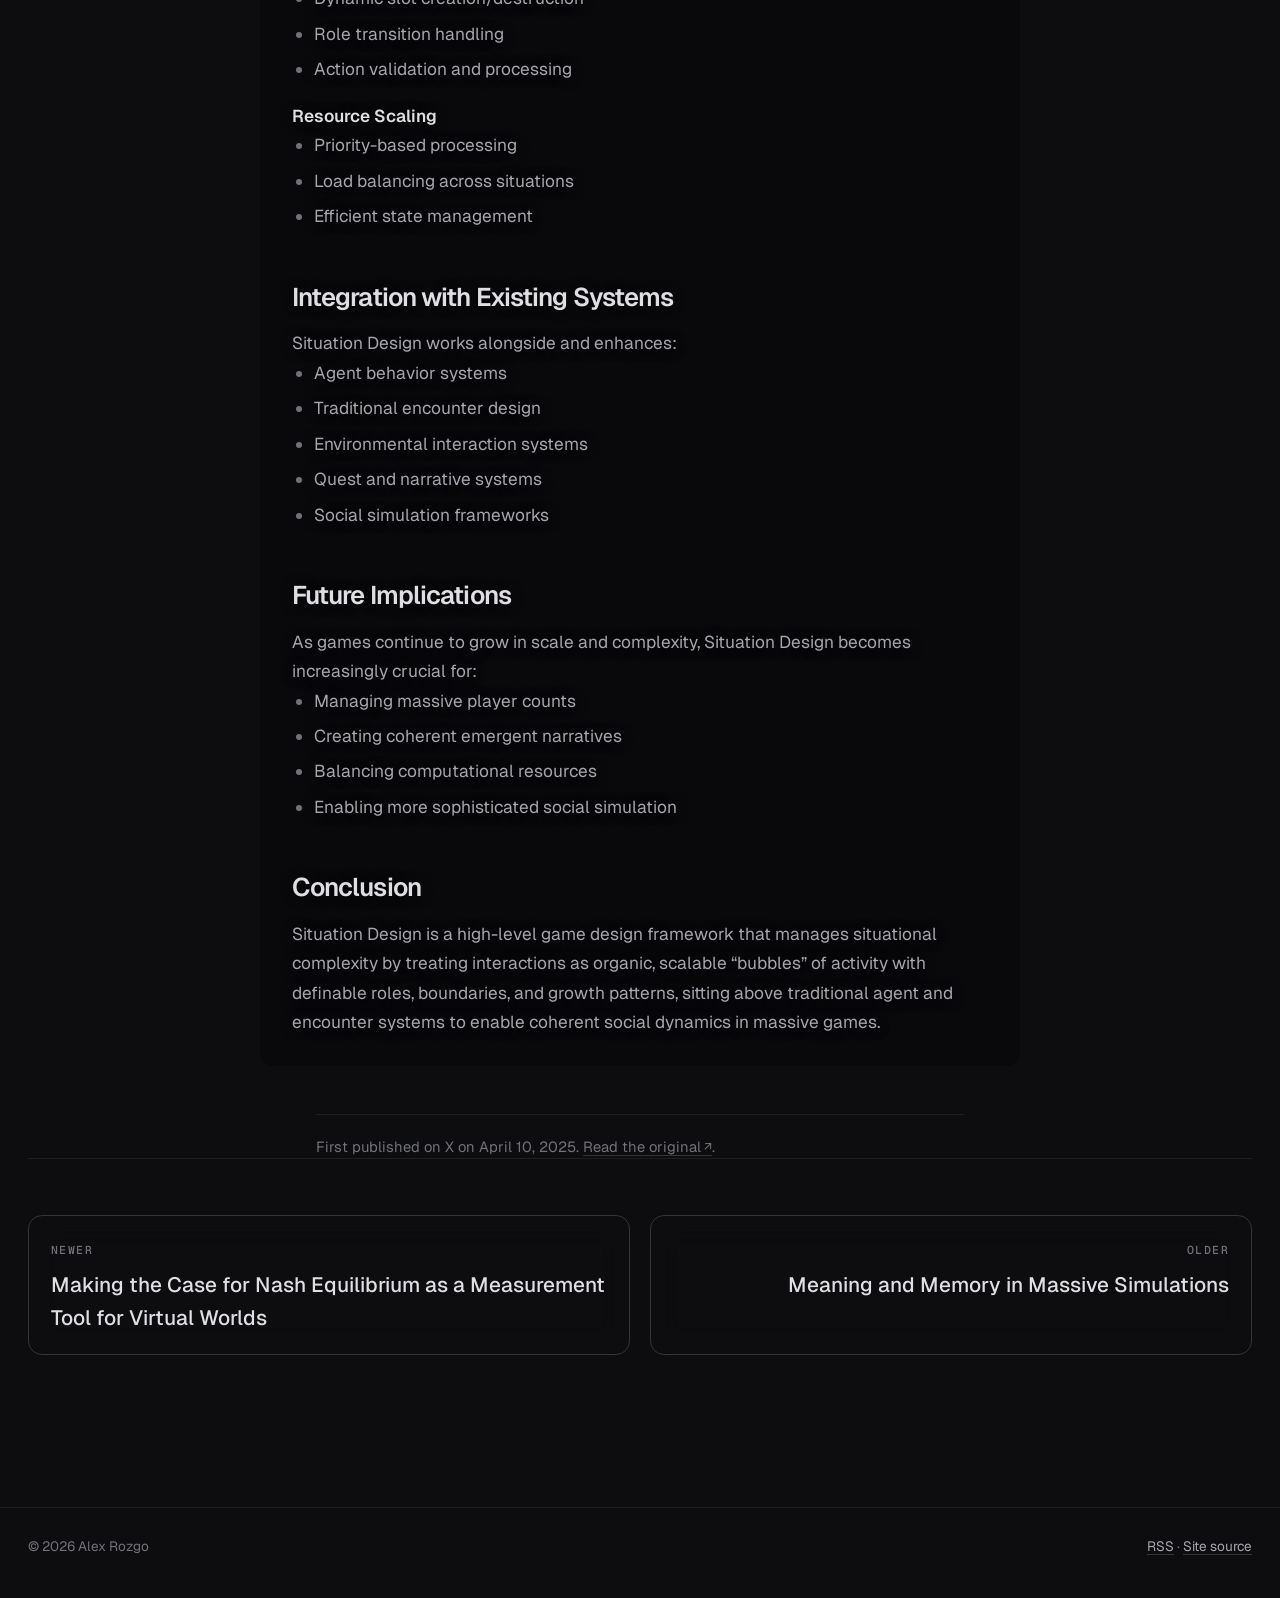
<file: writing/situational-complexity-in-massive-simulations/index.html>
<!DOCTYPE html>
<html lang="en">
<head>
    <meta charset="utf-8">
    <meta name="viewport" content="width=device-width, initial-scale=1">
    <title>Situational Complexity in Massive Simulations · Alex Rozgo</title>
    <meta name="description" content="Describes Situation Design: areas of activity with a radius of influence, role slots and growth rules, placed above agents and encounters.">
    <meta name="author" content="Alex Rozgo">
    <link rel="canonical" href="https://rozgo.github.io/writing/situational-complexity-in-massive-simulations/">
    <link rel="icon" href="../../favicon.svg" type="image/svg+xml">
    <link rel="apple-touch-icon" href="../../apple-touch-icon.png">
    <link rel="alternate" type="application/rss+xml" title="Alex Rozgo: writing" href="../../feed.xml">
    <meta name="theme-color" content="#0d0d0f">
    <meta property="og:type" content="article">
    <meta property="og:site_name" content="Alex Rozgo">
    <meta property="og:url" content="https://rozgo.github.io/writing/situational-complexity-in-massive-simulations/">
    <meta property="og:title" content="Situational Complexity in Massive Simulations · Alex Rozgo">
    <meta property="og:description" content="Describes Situation Design: areas of activity with a radius of influence, role slots and growth rules, placed above agents and encounters.">
    <meta property="og:image" content="https://rozgo.github.io/media/writing/situational-complexity-in-massive-simulations.webp">
    <meta name="twitter:card" content="summary_large_image">
    <meta name="twitter:site" content="@rozgo">
    <meta name="twitter:title" content="Situational Complexity in Massive Simulations · Alex Rozgo">
    <meta name="twitter:description" content="Describes Situation Design: areas of activity with a radius of influence, role slots and growth rules, placed above agents and encounters.">
    <meta name="twitter:image" content="https://rozgo.github.io/media/writing/situational-complexity-in-massive-simulations.webp">
    <link rel="preconnect" href="https://fonts.googleapis.com">
    <link rel="preconnect" href="https://fonts.gstatic.com" crossorigin>
    <link rel="stylesheet" href="https://fonts.googleapis.com/css2?family=Geist:wght@400;500;600;700&family=Geist+Mono:wght@400;500&display=swap">
    <link rel="stylesheet" href="../../css/main.css">
    <script type="module" src="../../js/scene.js"></script>
    <script src="../../js/main.js" defer></script>
    <script type="application/ld+json">{"@context":"https://schema.org","@type":"Article","headline":"Situational Complexity in Massive Simulations","datePublished":"2025-04-10","author":{"@type":"Person","name":"Alex Rozgo","url":"https://rozgo.github.io/"},"image":"https://rozgo.github.io/media/writing/situational-complexity-in-massive-simulations.webp","url":"https://rozgo.github.io/writing/situational-complexity-in-massive-simulations/","description":"Describes Situation Design: areas of activity with a radius of influence, role slots and growth rules, placed above agents and encounters."}</script>
</head>

<body id="top" data-scene="ambient">
    <canvas id="world" aria-hidden="true"></canvas>
    <a class="skip-link" href="#main">Skip to content</a>
    <header class="site-header">
        <div class="wrap">
            <a class="brand" href="../../"><img class="brand-avatar" src="../../media/rozgo-avatar.webp" alt="" width="36" height="36" loading="eager" decoding="async">Alex Rozgo</a>
            <nav class="nav" id="site-nav" aria-label="Main">
                <a href="../../#work">Work</a>
                <a href="../../#lab">Lab</a>
                <a href="../../#writing" aria-current="page">Writing</a>
                <a href="../../#about">About</a>
                <a href="../../archive/">Archive</a>
                <a href="../../#contact">Contact</a>
            </nav>
            <button type="button" class="icon-button menu-button" data-menu-toggle aria-controls="site-nav" aria-expanded="false" aria-label="Menu"><svg viewBox="0 0 24 24" aria-hidden="true"><path d="M4 7h16M4 12h16M4 17h16" stroke="currentColor" stroke-width="1.8" stroke-linecap="round"/></svg></button>
        </div>
    </header>

    <main id="main" class="article">
        <div class="wrap">
            <header class="article-head">
                <div class="crumbs label"><a href="../../#writing">Writing</a></div>
                <h1>Situational Complexity in Massive Simulations</h1>
                <span class="label"><time datetime="2025-04-10">April 10, 2025</time> · Simulated Worlds series</span>
            </header>
            <div class="article-cover figure"><img src="../../media/writing/situational-complexity-in-massive-simulations.webp" alt="" width="1200" height="480" loading="eager" decoding="async"></div>
            <div class="prose">
                <p>Massive games and simulations face a fundamental challenge: Situational Complexity. This refers to the exponential difficulty of managing, scaling, and making coherent the countless dynamic interactions that can occur between players, NPCs, and the environment. As virtual worlds grow larger and more dynamic, this complexity threatens to overwhelm both computational resources and design frameworks.</p>
                <p>Situational Complexity manifests in several critical ways:</p>
                <ul><li>Exponential growth of possible interactions</li><li>Cascade effects from localized events</li><li>Resource allocation for processing social dynamics</li><li>Coherence of narrative and gameplay across scales</li><li>Management of attention and importance across multiple concurrent events</li><li>Dynamic role assignment and behavior expectations</li></ul>
                <p>Traditional approaches like agent-based systems and encounter design handle pieces of this puzzle, but they often break down when confronted with the full scope of situational complexity in massive games.</p>
                <h2>Introducing Situation Design</h2>
                <p>Situation Design emerges as a higher-level framework for managing this complexity. Operating above the level of individual agents and encounter design, it provides a structured way to think about, design, and control the emergence and flow of dynamic events in massive games.</p>
                <h2>Core Concepts of Situation Design</h2>
                <h3>1. The Situation Primitive</h3>
                <p>Unlike traditional encounter design, a Situation is a flexible, organic construct that defines:</p>
                <ul><li>A sphere of influence with falloff properties</li><li>A set of engagement slots for participants</li><li>Rules for growth and contraction</li><li>Interaction with other situations</li></ul>
                <h3>2. Engagement Slots</h3>
                <ul><li>Dynamic role containers that actors can occupy</li><li>Define behavioral expectations and permissions</li><li>Scale with situation size and intensity</li><li>Include primary and secondary action possibilities</li></ul>
                <h3>3. Action Hierarchy</h3>
                <p>Actors within a situation can maintain:</p>
                <ul><li>Primary actions that define their main role</li><li>Secondary actions that add depth and naturalism</li><li>Transitional states between roles</li></ul>
                <h2>Implementation in Level Design</h2>
                <p>While Situation Design can operate organically through a world, it begins in level design:</p>
                <p><strong>Situation Anchors</strong></p>
                <ul><li>Physical locations primed for situation emergence</li><li>Environmental supports for common situation types</li><li>Resource allocation planning</li></ul>
                <p><strong>Flow Planning</strong></p>
                <ul><li>Anticipating situation spread patterns</li><li>Designing containment and growth boundaries</li><li>Creating escalation and de-escalation paths</li></ul>
                <p><strong>Resource Management</strong></p>
                <ul><li>Processing priority zones</li><li>Attention management systems</li><li>Computational resource allocation</li></ul>
                <h2>Organic Growth and Propagation</h2>
                <p>One of the key strengths of Situation Design is its ability to handle organic growth:</p>
                <h2>Technical Architecture</h2>
                <p>Situation Design requires specific technical considerations:</p>
                <p><strong>Spatial Management</strong></p>
                <ul><li>Situation boundary tracking</li><li>Influence falloff calculations</li><li>Overlap handling</li></ul>
                <p><strong>Role Management</strong></p>
                <ul><li>Dynamic slot creation/destruction</li><li>Role transition handling</li><li>Action validation and processing</li></ul>
                <p><strong>Resource Scaling</strong></p>
                <ul><li>Priority-based processing</li><li>Load balancing across situations</li><li>Efficient state management</li></ul>
                <h2>Integration with Existing Systems</h2>
                <p>Situation Design works alongside and enhances:</p>
                <ul><li>Agent behavior systems</li><li>Traditional encounter design</li><li>Environmental interaction systems</li><li>Quest and narrative systems</li><li>Social simulation frameworks</li></ul>
                <h2>Future Implications</h2>
                <p>As games continue to grow in scale and complexity, Situation Design becomes increasingly crucial for:</p>
                <ul><li>Managing massive player counts</li><li>Creating coherent emergent narratives</li><li>Balancing computational resources</li><li>Enabling more sophisticated social simulation</li></ul>
                <h2>Conclusion</h2>
                <p>Situation Design is a high-level game design framework that manages situational complexity by treating interactions as organic, scalable “bubbles” of activity with definable roles, boundaries, and growth patterns, sitting above traditional agent and encounter systems to enable coherent social dynamics in massive games.</p>
            </div>
            <p class="article-foot">First published on X on April 10, 2025. <a class="ext" href="https://x.com/rozgo/status/1910468262783062256" target="_blank" rel="noopener">Read the original</a>.</p>
            <nav class="next-work" aria-label="More articles"><a href="../../writing/nash-equilibrium-as-a-measurement-tool/"><span class="label">Newer</span><strong>Making the Case for Nash Equilibrium as a Measurement Tool for Virtual Worlds</strong></a><a href="../../writing/meaning-and-memory-in-massive-simulations/"><span class="label">Older</span><strong>Meaning and Memory in Massive Simulations</strong></a></nav>
        </div>
    </main>

    <footer class="site-footer">
        <div class="wrap">
            <span>© 2026 Alex Rozgo</span>
            <span><a href="../../feed.xml">RSS</a> · <a href="https://github.com/rozgo/rozgo.github.io" target="_blank" rel="noopener">Site source</a></span>
        </div>
    </footer>
</body>
</html>
</file>
<file: css/main.css>
/* Alex Rozgo — site styles. Dark only: pages sit over a live WebGL simulation (js/scene.js). */

:root {
    --bg: #0d0d0f;
    --surface: rgba(22, 22, 25, 0.78);
    --surface-2: rgba(34, 34, 38, 0.85);
    --line: rgba(255, 255, 255, 0.08);
    --line-strong: rgba(255, 255, 255, 0.17);
    --muted: #8e8e95;
    --text: #f4f4f5;
    --text-soft: #c8c8cd;
    --accent: #ececee;
    --signal: #7ddc9b;
    --accent-soft: rgba(255, 255, 255, 0.05);
    --green: #6fcf8e;
    --overlay: rgba(4, 4, 5, 0.9);
    --shadow: 0 30px 80px rgba(0, 0, 0, 0.55);
    --glass: saturate(125%) blur(16px);

    --serif: "Geist", ui-sans-serif, system-ui, -apple-system, "Segoe UI", sans-serif;
    --sans: "Geist", ui-sans-serif, system-ui, -apple-system, "Segoe UI", sans-serif;
    --mono: "Geist Mono", ui-monospace, "SF Mono", Menlo, Consolas, monospace;

    --wrap: 1240px;
    --gutter: 28px;
    --radius: 14px;
    --header-h: 64px;

    color-scheme: dark;
}

*,
*::before,
*::after {
    box-sizing: border-box;
}

html {
    -webkit-text-size-adjust: 100%;
    scroll-padding-top: calc(var(--header-h) + 16px);
}

@media (prefers-reduced-motion: no-preference) {
    html {
        scroll-behavior: smooth;
    }
}

body {
    margin: 0;
    background: var(--bg);
    color: var(--text);
    font-family: var(--sans);
    font-size: 16px;
    line-height: 1.6;
    -webkit-font-smoothing: antialiased;
    text-rendering: optimizeLegibility;
}

img,
video,
svg {
    display: block;
    max-width: 100%;
}

img,
video {
    height: auto;
}

a {
    color: inherit;
    text-decoration-color: var(--line-strong);
    text-underline-offset: 3px;
}

a:hover {
    text-decoration-color: var(--accent);
}

:focus-visible {
    outline: 2px solid var(--accent);
    outline-offset: 3px;
    border-radius: 4px;
}

h1,
h2,
h3,
h4 {
    font-family: var(--serif);
    font-weight: 500;
    line-height: 1.15;
    letter-spacing: -0.01em;
    margin: 0;
    text-wrap: balance;
}

p {
    margin: 0 0 1em;
    text-wrap: pretty;
}

.wrap {
    width: 100%;
    max-width: calc(var(--wrap) + 2 * var(--gutter));
    margin: 0 auto;
    padding-inline: var(--gutter);
}

.label {
    font-family: var(--mono);
    font-size: 0.72rem;
    font-weight: 500;
    letter-spacing: 0.09em;
    text-transform: uppercase;
    color: var(--muted);
}

.label--accent {
    color: var(--accent);
}

.skip-link {
    position: absolute;
    left: 12px;
    top: -60px;
    z-index: 100;
    padding: 8px 14px;
    background: var(--accent);
    color: #111;
    border-radius: 6px;
    text-decoration: none;
}

.skip-link:focus {
    top: 12px;
}

/* Header */

.site-header {
    position: sticky;
    top: 0;
    z-index: 50;
    height: var(--header-h);
    background: color-mix(in srgb, var(--bg) 86%, transparent);
    backdrop-filter: saturate(140%) blur(12px);
    -webkit-backdrop-filter: saturate(140%) blur(12px);
    border-bottom: 1px solid var(--line);
}

.site-header .wrap {
    height: 100%;
    display: flex;
    align-items: center;
    gap: 24px;
}

.brand {
    font-family: var(--serif);
    font-size: 1.2rem;
    text-decoration: none;
    white-space: nowrap;
    margin-right: auto;
}

.nav {
    display: flex;
    align-items: center;
    gap: 22px;
}

.nav a {
    font-size: 0.9rem;
    color: var(--text-soft);
    text-decoration: none;
}

.nav a:hover,
.nav a[aria-current="true"],
.nav a[aria-current="page"] {
    color: var(--text);
}

.nav a[aria-current="true"],
.nav a[aria-current="page"] {
    text-decoration: underline;
    text-decoration-color: var(--accent);
    text-underline-offset: 6px;
}

.icon-button {
    display: inline-grid;
    place-items: center;
    width: 36px;
    height: 36px;
    padding: 0;
    color: var(--text-soft);
    background: transparent;
    border: 1px solid var(--line);
    border-radius: 8px;
    cursor: pointer;
}

.icon-button:hover {
    color: var(--text);
    border-color: var(--line-strong);
}

.icon-button svg {
    width: 18px;
    height: 18px;
}

.menu-button {
    display: none;
}

@media (max-width: 760px) {
    :root {
        --gutter: 16px;
    }

    .menu-button {
        display: inline-grid;
    }

    .nav {
        position: absolute;
        top: var(--header-h);
        left: 0;
        right: 0;
        display: none;
        flex-direction: column;
        align-items: stretch;
        gap: 0;
        padding: 8px var(--gutter) 16px;
        background: var(--bg);
        border-bottom: 1px solid var(--line);
    }

    .nav.is-open {
        display: flex;
    }

    .nav a {
        padding: 12px 0;
        font-size: 1rem;
        border-bottom: 1px solid var(--line);
    }

    .nav a:last-child {
        border-bottom: 0;
    }
}

/* Buttons */

.button {
    display: inline-flex;
    align-items: center;
    gap: 8px;
    min-height: 42px;
    padding: 0 18px;
    font-size: 0.92rem;
    font-weight: 500;
    text-decoration: none;
    color: var(--text);
    background: transparent;
    border: 1px solid var(--line-strong);
    border-radius: 8px;
    transition: border-color 0.15s, background-color 0.15s;
}

.button:hover {
    border-color: var(--accent);
}

.button--primary {
    color: #141210;
    background: var(--accent);
    border-color: var(--accent);
}

.button--primary:hover {
    background: #ffffff;
}

.link-row {
    display: flex;
    flex-wrap: wrap;
    gap: 6px 18px;
    margin: 0;
    padding: 0;
    list-style: none;
}

.link-row a {
    font-size: 0.88rem;
    color: var(--text-soft);
    text-decoration: none;
    border-bottom: 1px solid var(--line-strong);
    padding-bottom: 1px;
}

.link-row a:hover {
    color: var(--text);
    border-color: var(--accent);
}

.ext::after {
    content: " ↗";
    font-size: 0.85em;
    color: var(--muted);
}

/* Hero */

.hero {
    padding: 72px 0 64px;
    border-bottom: 1px solid var(--line);
}

.hero-grid {
    display: grid;
    grid-template-columns: minmax(0, 1fr) minmax(0, 1.05fr);
    gap: 56px;
    align-items: center;
}

.hero h1 {
    font-size: clamp(2.1rem, 4.2vw, 3.3rem);
    margin: 18px 0 20px;
}

.hero-lede {
    font-size: 1.08rem;
    color: var(--text-soft);
    max-width: 36em;
}

.hero-actions {
    display: flex;
    flex-wrap: wrap;
    gap: 12px;
    margin-top: 28px;
}

.monitor {
    margin: 0;
    background: var(--surface);
    border: 1px solid var(--line);
    border-radius: var(--radius);
    overflow: hidden;
    box-shadow: var(--shadow);
}

.monitor-screen {
    position: relative;
    aspect-ratio: 16 / 9;
    background: #000;
}

.monitor-screen video {
    width: 100%;
    height: 100%;
    object-fit: cover;
}

.monitor-bar {
    display: flex;
    align-items: center;
    gap: 14px;
    padding: 12px 16px;
    border-top: 1px solid var(--line);
}

.monitor-title {
    flex: 1;
    min-width: 0;
    font-size: 0.92rem;
    white-space: nowrap;
    overflow: hidden;
    text-overflow: ellipsis;
}

.monitor-title a {
    text-decoration: none;
}

.monitor-title a:hover {
    text-decoration: underline;
}

.monitor-progress {
    display: flex;
    gap: 4px;
}

.monitor-progress button {
    width: 18px;
    height: 18px;
    padding: 0;
    background: transparent;
    border: 0;
    cursor: pointer;
    display: grid;
    place-items: center;
}

.monitor-progress button::before {
    content: "";
    width: 12px;
    height: 3px;
    border-radius: 2px;
    background: var(--line-strong);
}

.monitor-progress button[aria-current="true"]::before {
    background: var(--accent);
}

.monitor-pause svg {
    width: 14px;
    height: 14px;
}

.monitor-pause {
    width: 30px;
    height: 30px;
}

.stats {
    display: grid;
    grid-template-columns: repeat(4, minmax(0, 1fr));
    gap: 1px;
    margin-top: 56px;
    background: var(--line);
    border: 1px solid var(--line);
    border-radius: var(--radius);
    overflow: hidden;
}

.stat {
    padding: 18px 20px 20px;
    background: var(--bg);
    text-decoration: none;
    display: block;
}

a.stat:hover {
    background: var(--surface);
}

.stat-value {
    display: block;
    font-family: var(--mono);
    font-size: 1.55rem;
    font-weight: 500;
    color: var(--text);
    letter-spacing: -0.02em;
}

.stat-label {
    display: block;
    margin-top: 6px;
    font-size: 0.84rem;
    line-height: 1.45;
    color: var(--muted);
}

@media (max-width: 960px) {
    .hero-grid {
        grid-template-columns: 1fr;
        gap: 36px;
    }

    .stats {
        grid-template-columns: repeat(2, minmax(0, 1fr));
    }
}

@media (max-width: 480px) {
    .hero {
        padding-top: 40px;
    }

    .monitor-progress {
        display: none;
    }

    .stats {
        grid-template-columns: 1fr;
    }
}

/* Sections */

.section {
    padding: 88px 0;
    border-bottom: 1px solid var(--line);
}

.section-head {
    display: flex;
    flex-wrap: wrap;
    align-items: flex-end;
    justify-content: space-between;
    gap: 16px 32px;
    margin-bottom: 40px;
}

.section-head h2 {
    font-size: clamp(1.8rem, 3vw, 2.4rem);
    margin-top: 10px;
}

.section-head p {
    max-width: 34em;
    margin: 12px 0 0;
    color: var(--text-soft);
}

@media (max-width: 760px) {
    .section {
        padding: 60px 0;
    }
}

/* System cards */

.systems {
    display: grid;
    grid-template-columns: repeat(2, minmax(0, 1fr));
    gap: 24px;
}

.system {
    display: flex;
    flex-direction: column;
    background: var(--surface);
    border: 1px solid var(--line);
    border-radius: var(--radius);
    overflow: hidden;
}

.system-media {
    display: block;
    aspect-ratio: 16 / 9;
    overflow: hidden;
    background: var(--surface-2);
    border-bottom: 1px solid var(--line);
}

.system-media img {
    width: 100%;
    height: 100%;
    object-fit: cover;
    transition: transform 0.4s ease;
}

.system:hover .system-media img {
    transform: scale(1.02);
}

.system-body {
    display: flex;
    flex-direction: column;
    flex: 1;
    padding: 22px 24px 24px;
}

.system h3 {
    font-size: 1.55rem;
    margin: 8px 0 10px;
}

.system h3 a {
    text-decoration: none;
}

.system h3 a:hover {
    text-decoration: underline;
    text-decoration-color: var(--accent);
}

.system-desc {
    color: var(--text-soft);
}

.proof {
    margin: 0 0 20px;
    padding: 10px 14px;
    font-size: 0.9rem;
    color: var(--text-soft);
    background: var(--accent-soft);
    border-left: 2px solid var(--accent);
    border-radius: 0 6px 6px 0;
}

.system .link-row {
    margin-top: auto;
}

@media (max-width: 860px) {
    .systems {
        grid-template-columns: 1fr;
    }
}

/* Clip cards (lab and archive) */

.clips {
    display: grid;
    grid-template-columns: repeat(3, minmax(0, 1fr));
    gap: 20px;
}

.clip {
    position: relative;
    display: flex;
    flex-direction: column;
    text-decoration: none;
    background: var(--surface);
    border: 1px solid var(--line);
    border-radius: var(--radius);
    overflow: hidden;
    transition: border-color 0.15s;
}

.clip:hover,
.clip:focus-visible {
    border-color: var(--line-strong);
}

.clip-media {
    position: relative;
    aspect-ratio: 16 / 9;
    background: var(--surface-2);
    overflow: hidden;
}

.clip-media img,
.clip-media video {
    position: absolute;
    inset: 0;
    width: 100%;
    height: 100%;
    object-fit: cover;
}

.clip-media video {
    opacity: 0;
    transition: opacity 0.2s;
}

.clip.is-previewing .clip-media video {
    opacity: 1;
}

.clip-play {
    position: absolute;
    right: 10px;
    bottom: 10px;
    display: grid;
    place-items: center;
    width: 34px;
    height: 34px;
    color: #fff;
    background: rgba(0, 0, 0, 0.55);
    border-radius: 50%;
}

.clip-play svg {
    width: 14px;
    height: 14px;
    margin-left: 2px;
}

.clip-body {
    padding: 14px 16px 16px;
}

.clip-meta {
    display: flex;
    flex-wrap: wrap;
    gap: 4px 12px;
}

.clip h3 {
    font-family: var(--sans);
    font-size: 1rem;
    font-weight: 600;
    letter-spacing: 0;
    line-height: 1.35;
    margin: 8px 0 6px;
}

.clip-desc {
    margin: 0;
    font-size: 0.88rem;
    line-height: 1.5;
    color: var(--muted);
}

.clips--compact {
    grid-template-columns: repeat(4, minmax(0, 1fr));
    gap: 16px;
}

.clips--compact .clip-body {
    padding: 10px 12px 12px;
}

.clips--compact h3 {
    font-size: 0.9rem;
    margin: 4px 0 0;
}

@media (max-width: 960px) {
    .clips,
    .clips--compact {
        grid-template-columns: repeat(2, minmax(0, 1fr));
    }
}

@media (max-width: 520px) {
    .clips,
    .clips--compact {
        grid-template-columns: 1fr;
    }
}

.more-link {
    margin-top: 32px;
}

/* Career */

.career {
    display: grid;
    grid-template-columns: minmax(0, 1.6fr) minmax(0, 1fr);
    gap: 56px;
}

.timeline {
    margin: 0;
    padding: 0;
    list-style: none;
    border-top: 1px solid var(--line);
}

.timeline li {
    display: grid;
    grid-template-columns: 110px minmax(0, 1fr);
    gap: 20px;
    padding: 18px 0;
    border-bottom: 1px solid var(--line);
}

.timeline .years {
    font-family: var(--mono);
    font-size: 0.82rem;
    color: var(--muted);
    padding-top: 3px;
}

.timeline h3 {
    font-family: var(--sans);
    font-size: 1rem;
    font-weight: 600;
    letter-spacing: 0;
    margin-bottom: 4px;
}

.timeline p {
    margin: 0;
    font-size: 0.93rem;
    color: var(--text-soft);
}

.press {
    margin: 0;
    padding: 0;
    list-style: none;
}

.press li {
    padding: 16px 0;
    border-bottom: 1px solid var(--line);
}

.press li:first-child {
    border-top: 1px solid var(--line);
}

.press a {
    display: block;
    margin-top: 4px;
    font-family: var(--serif);
    font-size: 1.1rem;
    line-height: 1.35;
    text-decoration: none;
}

.press a:hover {
    text-decoration: underline;
    text-decoration-color: var(--accent);
}

@media (max-width: 860px) {
    .career {
        grid-template-columns: 1fr;
        gap: 40px;
    }

    .timeline li {
        grid-template-columns: 1fr;
        gap: 4px;
    }
}

/* Writing list */

.writing {
    margin: 0;
    padding: 0;
    list-style: none;
    border-top: 1px solid var(--line);
}

.writing li {
    display: grid;
    grid-template-columns: 120px minmax(0, 1fr) 96px;
    gap: 24px;
    align-items: start;
    padding: 22px 0;
    border-bottom: 1px solid var(--line);
}

.writing time {
    font-family: var(--mono);
    font-size: 0.82rem;
    color: var(--muted);
    padding-top: 5px;
}

.writing h3 {
    font-size: 1.3rem;
    margin-bottom: 6px;
}

.writing h3 a {
    text-decoration: none;
}

.writing h3 a:hover {
    text-decoration: underline;
    text-decoration-color: var(--accent);
}

.writing p {
    margin: 0;
    color: var(--text-soft);
    font-size: 0.95rem;
}

.writing img {
    width: 96px;
    height: 64px;
    object-fit: cover;
    border-radius: 6px;
    border: 1px solid var(--line);
}

@media (max-width: 700px) {
    .writing li {
        grid-template-columns: 1fr;
        gap: 6px;
    }

    .writing img {
        display: none;
    }
}

/* About */

.about {
    display: grid;
    grid-template-columns: 220px minmax(0, 1fr) minmax(0, 0.9fr);
    gap: 48px;
    align-items: start;
}

.portrait {
    width: 220px;
    aspect-ratio: 1;
    object-fit: cover;
    border-radius: var(--radius);
    border: 1px solid var(--line);
}

.about-text p {
    color: var(--text-soft);
}

.quote {
    margin: 28px 0 0;
    padding-left: 18px;
    border-left: 2px solid var(--accent);
}

.quote p {
    font-family: var(--serif);
    font-size: 1.15rem;
    line-height: 1.45;
    color: var(--text);
    margin-bottom: 6px;
}

.quote footer {
    font-size: 0.85rem;
    color: var(--muted);
}

.tools {
    width: 100%;
    border-collapse: collapse;
    font-size: 0.9rem;
}

.tools caption {
    text-align: left;
    padding-bottom: 10px;
}

.tools th,
.tools td {
    text-align: left;
    vertical-align: top;
    padding: 9px 0;
    border-bottom: 1px solid var(--line);
}

.tools th {
    font-weight: 500;
    padding-right: 16px;
    white-space: nowrap;
}

.tools td {
    color: var(--muted);
}

.tools td a {
    color: var(--text-soft);
}

@media (max-width: 1000px) {
    .about {
        grid-template-columns: 160px minmax(0, 1fr);
    }

    .portrait {
        width: 160px;
    }

    .tools {
        grid-column: 1 / -1;
    }
}

@media (max-width: 600px) {
    .about {
        grid-template-columns: 1fr;
        gap: 28px;
    }
}

/* Contact */

.contact {
    padding: 88px 0 96px;
}

.contact h2 {
    font-size: clamp(1.8rem, 3vw, 2.4rem);
    margin: 10px 0 18px;
}

.contact-email {
    display: inline-block;
    font-family: var(--serif);
    font-size: clamp(1.4rem, 3.4vw, 2.2rem);
    text-decoration-color: var(--accent);
    margin-bottom: 28px;
    word-break: break-word;
}

/* Footer */

.site-footer {
    padding: 28px 0 40px;
    border-top: 1px solid var(--line);
    font-size: 0.85rem;
    color: var(--muted);
}

.site-footer .wrap {
    display: flex;
    flex-wrap: wrap;
    justify-content: space-between;
    gap: 12px 24px;
}

.site-footer a {
    color: var(--text-soft);
}

/* Filters (archive) */

.filters {
    display: flex;
    flex-wrap: wrap;
    gap: 8px;
    margin: 0 0 40px;
}

.filter {
    display: inline-flex;
    align-items: center;
    gap: 8px;
    min-height: 36px;
    padding: 0 14px;
    font: inherit;
    font-size: 0.86rem;
    color: var(--text-soft);
    background: transparent;
    border: 1px solid var(--line);
    border-radius: 999px;
    cursor: pointer;
}

.filter:hover {
    border-color: var(--line-strong);
    color: var(--text);
}

.filter[aria-pressed="true"] {
    color: var(--text);
    border-color: var(--accent);
    background: var(--accent-soft);
}

.filter-count {
    font-family: var(--mono);
    font-size: 0.75rem;
    color: var(--muted);
}

.era {
    margin-bottom: 56px;
}

.era[hidden] {
    display: none;
}

.era-head {
    display: flex;
    flex-wrap: wrap;
    align-items: baseline;
    gap: 6px 16px;
    padding-bottom: 14px;
    margin-bottom: 20px;
    border-bottom: 1px solid var(--line);
}

.era-head h2 {
    font-size: 1.5rem;
}

.era-head p {
    margin: 0;
    color: var(--muted);
    font-size: 0.92rem;
}

.clip[hidden] {
    display: none;
}

/* Detail pages (work, writing) */

.page-head {
    padding: 64px 0 40px;
}

.crumbs {
    margin-bottom: 20px;
}

.crumbs a {
    color: var(--muted);
    text-decoration: none;
}

.crumbs a:hover {
    color: var(--text);
}

.page-head h1 {
    font-size: clamp(2.2rem, 5vw, 3.6rem);
    margin: 14px 0 18px;
}

.page-lede {
    font-size: 1.12rem;
    color: var(--text-soft);
    max-width: 40em;
}

.page-head .hero-actions {
    margin-top: 24px;
}

.figure {
    margin: 0;
}

.figure img,
.figure video {
    width: 100%;
    border-radius: var(--radius);
    border: 1px solid var(--line);
    background: var(--surface-2);
}

.figure figcaption {
    margin-top: 10px;
    font-size: 0.86rem;
    color: var(--muted);
}

.facts {
    display: grid;
    grid-template-columns: repeat(4, minmax(0, 1fr));
    gap: 1px;
    margin: 40px 0 0;
    background: var(--line);
    border: 1px solid var(--line);
    border-radius: var(--radius);
    overflow: hidden;
}

.facts div {
    padding: 16px 18px;
    background: var(--bg);
}

.facts dt {
    font-family: var(--mono);
    font-size: 0.72rem;
    letter-spacing: 0.08em;
    text-transform: uppercase;
    color: var(--muted);
}

.facts dd {
    margin: 6px 0 0;
    font-size: 0.95rem;
}

@media (max-width: 860px) {
    .facts {
        grid-template-columns: repeat(2, minmax(0, 1fr));
    }
}

.detail {
    display: grid;
    grid-template-columns: 200px minmax(0, 1fr);
    gap: 48px;
    padding: 56px 0;
    border-top: 1px solid var(--line);
}

.detail > h2 {
    font-size: 1.35rem;
    position: sticky;
    top: calc(var(--header-h) + 24px);
    align-self: start;
}

@media (max-width: 860px) {
    .detail {
        grid-template-columns: 1fr;
        gap: 18px;
        padding: 40px 0;
    }

    .detail > h2 {
        position: static;
    }
}

.prose {
    max-width: 44em;
    color: var(--text-soft);
    font-size: 1.02rem;
}

.prose > * {
    margin-block: 0;
}

.prose > * + * {
    margin-top: 1em;
}

.prose h2 {
    font-size: 1.6rem;
    color: var(--text);
    margin-top: 2em;
}

.prose h3 {
    font-family: var(--sans);
    font-size: 1.05rem;
    font-weight: 600;
    letter-spacing: 0;
    color: var(--text);
    margin-top: 1.6em;
}

.prose strong {
    color: var(--text);
    font-weight: 600;
}

.prose ul,
.prose ol {
    margin: 0;
    padding-left: 1.3em;
}

.prose li + li {
    margin-top: 0.35em;
}

.prose li::marker {
    color: var(--muted);
}

.prose code {
    font-family: var(--mono);
    font-size: 0.88em;
    padding: 1px 5px;
    background: var(--surface-2);
    border-radius: 4px;
}

.prose a {
    color: var(--text);
}

.prose .figure {
    margin-top: 1.8em;
    margin-bottom: 0.4em;
}

.gallery {
    display: grid;
    grid-template-columns: repeat(2, minmax(0, 1fr));
    gap: 20px;
}

@media (max-width: 700px) {
    .gallery {
        grid-template-columns: 1fr;
    }
}

.scenes {
    margin: 0;
    padding: 0;
    list-style: none;
    display: grid;
    grid-template-columns: repeat(auto-fill, minmax(240px, 1fr));
    gap: 16px;
}

.scene {
    display: block;
    height: 100%;
    text-decoration: none;
    background: var(--surface);
    border: 1px solid var(--line);
    border-radius: var(--radius);
    overflow: hidden;
}

.scene:hover {
    border-color: var(--accent);
}

.scene img {
    width: 100%;
    aspect-ratio: 16 / 9;
    object-fit: cover;
    border-bottom: 1px solid var(--line);
}

.scene span {
    display: block;
    padding: 12px 14px;
    font-size: 0.9rem;
}

.scene span small {
    display: block;
    margin-top: 2px;
    color: var(--muted);
    font-size: 0.8rem;
}

.note {
    font-size: 0.88rem;
    color: var(--muted);
}

.video-embed {
    position: relative;
    aspect-ratio: 16 / 9;
    border-radius: var(--radius);
    overflow: hidden;
    border: 1px solid var(--line);
    background: #000;
}

.video-embed button {
    position: absolute;
    inset: 0;
    width: 100%;
    padding: 0;
    border: 0;
    background: #000;
    cursor: pointer;
}

.video-embed button img {
    width: 100%;
    height: 100%;
    object-fit: cover;
    opacity: 0.85;
}

.video-embed button:hover img {
    opacity: 1;
}

.video-embed .clip-play {
    right: auto;
    bottom: auto;
    left: 50%;
    top: 50%;
    width: 64px;
    height: 64px;
    transform: translate(-50%, -50%);
}

.video-embed .clip-play svg {
    width: 22px;
    height: 22px;
}

.video-embed iframe {
    position: absolute;
    inset: 0;
    width: 100%;
    height: 100%;
    border: 0;
}

.next-work {
    display: grid;
    grid-template-columns: repeat(2, minmax(0, 1fr));
    gap: 20px;
    padding: 56px 0 72px;
    border-top: 1px solid var(--line);
}

.next-work a {
    display: block;
    padding: 20px 22px;
    text-decoration: none;
    border: 1px solid var(--line);
    border-radius: var(--radius);
}

.next-work a:hover {
    border-color: var(--accent);
}

.next-work strong {
    display: block;
    margin-top: 6px;
    font-family: var(--serif);
    font-size: 1.3rem;
    font-weight: 500;
}

.next-work a:last-child {
    text-align: right;
}

@media (max-width: 600px) {
    .next-work {
        grid-template-columns: 1fr;
    }

    .next-work a:last-child {
        text-align: left;
    }
}

.article {
    padding-bottom: 80px;
}

.article .prose {
    margin: 0 auto;
    font-size: 1.08rem;
    line-height: 1.7;
}

.article-head {
    max-width: 44em;
    margin: 0 auto;
    padding: 64px 0 36px;
}

.article-head h1 {
    font-size: clamp(2rem, 4.6vw, 3rem);
    margin: 14px 0 16px;
}

.article-cover {
    max-width: 44em;
    margin: 0 auto 40px;
}

.article-foot {
    max-width: 44em;
    margin: 48px auto 0;
    padding-top: 20px;
    border-top: 1px solid var(--line);
    font-size: 0.92rem;
    color: var(--muted);
}

/* Lightbox */

.lightbox {
    position: fixed;
    inset: 0;
    z-index: 200;
    display: none;
    align-items: center;
    justify-content: center;
    padding: 24px;
    background: var(--overlay);
}

.lightbox.is-open {
    display: flex;
}

.lightbox-panel {
    width: min(1100px, 100%);
}

.lightbox-frame {
    position: relative;
    aspect-ratio: 16 / 9;
    background: #000;
    border-radius: var(--radius) var(--radius) 0 0;
    overflow: hidden;
}

.lightbox-frame iframe {
    position: absolute;
    inset: 0;
    width: 100%;
    height: 100%;
    border: 0;
}

.lightbox-bar {
    display: flex;
    align-items: center;
    gap: 16px;
    padding: 12px 16px;
    color: #eae6dc;
    background: #161618;
    border-radius: 0 0 var(--radius) var(--radius);
}

.lightbox-text {
    flex: 1;
    min-width: 0;
}

.lightbox-title {
    margin: 0;
    font-weight: 600;
}

.lightbox-sub {
    margin: 2px 0 0;
    font-size: 0.85rem;
    color: #918c82;
}

.lightbox-bar .icon-button {
    color: #c9c4b8;
    border-color: #3e3c38;
}

.lightbox-bar .icon-button:hover {
    color: #fff;
}

body.has-lightbox {
    overflow: hidden;
}

@media (max-width: 600px) {
    .lightbox {
        padding: 0;
    }

    .lightbox-frame {
        border-radius: 0;
    }

    .lightbox-bar {
        border-radius: 0;
    }
}

@media (prefers-reduced-motion: reduce) {
    *,
    *::before,
    *::after {
        transition: none !important;
        animation: none !important;
    }
}

.hero-mission {
    font-family: var(--serif);
    font-size: clamp(1.15rem, 1.8vw, 1.35rem);
    line-height: 1.45;
    color: var(--text);
    max-width: 30em;
    margin-bottom: 18px;
}

/* World: the WebGL simulation sits behind every page; content floats over it in glass panels. */

#world {
    position: fixed;
    inset: 0;
    z-index: -2;
    display: block;
    width: 100vw;
    height: 100vh;
    pointer-events: none;
}

body::after {
    content: "";
    position: fixed;
    inset: 0;
    z-index: -1;
    pointer-events: none;
    background:
        linear-gradient(90deg, rgba(13, 13, 15, 0.82) 0%, rgba(13, 13, 15, 0.45) 45%, rgba(13, 13, 15, 0.1) 100%),
        linear-gradient(180deg, rgba(13, 13, 15, 0) 60%, rgba(13, 13, 15, 0.7) 100%);
}

body[data-scene="ambient"]::after {
    background: rgba(13, 13, 15, 0.62);
}

.site-header {
    background: rgba(13, 13, 15, 0.55);
}

.section {
    border-bottom: 0;
}

.stats,
.facts {
    background: var(--line-strong);
    -webkit-backdrop-filter: var(--glass);
    backdrop-filter: var(--glass);
}

.stat,
.facts div {
    background: rgba(19, 19, 22, 0.88);
}

a.stat:hover {
    background: rgba(32, 32, 36, 0.92);
}

.system,
.clip,
.monitor,
.scene,
.next-work a,
.video-embed,
.figure img,
.figure video {
    -webkit-backdrop-filter: var(--glass);
    backdrop-filter: var(--glass);
}

.system,
.clip,
.scene,
.next-work a {
    border-color: var(--line-strong);
    transform: perspective(1000px) rotateX(var(--rx, 0deg)) rotateY(var(--ry, 0deg)) translateZ(0);
    transition: transform 0.25s ease, border-color 0.2s, box-shadow 0.25s;
    will-change: transform;
}

.system:hover,
.clip:hover,
.scene:hover {
    border-color: rgba(255, 255, 255, 0.32);
    box-shadow: 0 24px 60px rgba(0, 0, 0, 0.5), 0 0 0 1px rgba(255, 255, 255, 0.06);
}

.timeline,
.press,
.writing,
.about,
.contact .wrap > *:not(h2):not(.label) {
    position: relative;
}

.career > *,
.writing,
.about {
    padding: 8px 28px 20px;
    background: var(--surface);
    border: 1px solid var(--line-strong);
    border-radius: var(--radius);
    -webkit-backdrop-filter: var(--glass);
    backdrop-filter: var(--glass);
}

.about {
    padding: 28px;
}

.timeline,
.writing {
    border-top: 0;
}

.timeline li:last-child,
.writing li:last-child,
.press li:last-child {
    border-bottom: 0;
}

.press li:first-child {
    border-top: 0;
}

.career > div > .label {
    display: block;
    padding-top: 18px;
}

/* Type */

h1,
h2,
h3,
h4,
.brand {
    font-weight: 600;
    letter-spacing: -0.035em;
}

.clip h3,
.timeline h3 {
    letter-spacing: -0.01em;
}

.brand {
    font-size: 1.1rem;
}

.label {
    letter-spacing: 0.12em;
}

.section-head h2,
.contact h2 {
    font-size: clamp(2.2rem, 4.2vw, 3.4rem);
}

.contact-email {
    font-weight: 500;
    letter-spacing: -0.03em;
}

.quote p,
.press a {
    font-weight: 500;
    letter-spacing: -0.02em;
}

/* Hero over the simulation */

.hero {
    position: relative;
    min-height: calc(100svh - var(--header-h));
    display: flex;
    align-items: center;
    padding: 56px 0 40px;
    border-bottom: 0;
}

.hero > .wrap {
    width: 100%;
}

.hero h1 {
    font-size: clamp(2.7rem, 5.4vw, 4.8rem);
    line-height: 0.98;
    letter-spacing: -0.045em;
    margin: 20px 0 22px;
}

.hero .hero-mission {
    font-family: var(--sans);
    font-size: clamp(1.15rem, 1.7vw, 1.4rem);
    font-weight: 400;
    letter-spacing: -0.015em;
    color: var(--text);
}

.hero-lede {
    color: var(--text-soft);
}

@media (min-width: 961px) {
    .hero-grid {
        grid-template-columns: minmax(0, 1.05fr) minmax(0, 1fr);
    }
}

.monitor {
    background: rgba(12, 12, 14, 0.7);
    border: 1px solid rgba(255, 255, 255, 0.14);
    transform: perspective(1400px) rotateY(-16deg) rotateX(5deg) translateZ(0);
    transform-origin: 70% 50%;
    box-shadow: -30px 40px 90px rgba(0, 0, 0, 0.6), 0 0 60px rgba(255, 255, 255, 0.03);
    transition: transform 0.6s cubic-bezier(0.2, 0.7, 0.2, 1);
}

.monitor:hover {
    transform: perspective(1400px) rotateY(-4deg) rotateX(1deg) translateZ(0);
}

.hud {
    display: flex;
    flex-wrap: wrap;
    gap: 6px 22px;
    margin-top: 44px;
    font-family: var(--mono);
    font-size: 0.72rem;
    letter-spacing: 0.1em;
    text-transform: uppercase;
    color: var(--muted);
}

.hud b {
    font-weight: 500;
    color: var(--text-soft);
}

.hud .live::before {
    content: "";
    display: inline-block;
    width: 7px;
    height: 7px;
    margin-right: 8px;
    border-radius: 50%;
    background: var(--signal);
    box-shadow: 0 0 10px var(--signal);
    animation: pulse 1.6s ease-in-out infinite;
}

@keyframes pulse {
    50% { opacity: 0.35; }
}

.stats {
    margin-top: 18px;
}

.stat-value {
    font-family: var(--sans);
    font-weight: 600;
    font-size: 1.9rem;
    letter-spacing: -0.04em;
}

@media (max-width: 960px) {
    .monitor,
    .monitor:hover {
        transform: none;
    }

    body::after {
        background: linear-gradient(180deg, rgba(13, 13, 15, 0.55) 0%, rgba(13, 13, 15, 0.75) 100%);
    }
}

.page-head,
.article-head {
    position: relative;
}

.prose,
.article-head,
.page-lede {
    text-shadow: 0 1px 12px rgba(0, 0, 0, 0.6);
}

.article .prose,
.detail .prose {
    background: rgba(8, 8, 10, 0.55);
    border-radius: var(--radius);
}

.article .prose {
    padding: 28px 32px;
    -webkit-backdrop-filter: var(--glass);
    backdrop-filter: var(--glass);
}

@media (min-width: 961px) {
    .hero .monitor {
        justify-self: end;
        width: min(100%, 520px);
    }
}

body::after {
    background:
        linear-gradient(90deg, rgba(13, 13, 15, 0.78) 0%, rgba(13, 13, 15, 0.35) 42%, rgba(13, 13, 15, 0) 70%),
        linear-gradient(180deg, rgba(13, 13, 15, 0) 65%, rgba(13, 13, 15, 0.65) 100%);
}

.brand {
    display: inline-flex;
    align-items: center;
    gap: 10px;
}

.brand-avatar {
    width: 30px;
    height: 30px;
    border-radius: 50%;
    object-fit: cover;
    border: 1px solid var(--line-strong);
}

.hero-byline {
    display: flex;
    align-items: center;
    gap: 14px;
}

.hero-byline img {
    width: 52px;
    height: 52px;
    border-radius: 50%;
    object-fit: cover;
    border: 2px solid #0d0d0f;
    box-shadow: 0 0 0 1.5px var(--accent), 0 8px 24px rgba(0, 0, 0, 0.5);
}

.press li {
    display: grid;
    grid-template-columns: 56px minmax(0, 1fr);
    gap: 16px;
    align-items: center;
}

.press-thumb {
    width: 56px;
    height: 56px;
    border-radius: 50%;
    object-fit: cover;
    border: 2px solid #0d0d0f;
    box-shadow: 0 0 0 1px var(--line-strong);
}

.press li:hover .press-thumb {
    box-shadow: 0 0 0 1.5px var(--accent);
}

.press-coda {
    display: flex;
    justify-content: center;
    margin: 28px 0 12px;
}

.press-coda span {
    display: grid;
    place-items: center;
    width: 104px;
    height: 104px;
    border-radius: 50%;
    font-size: 0.82rem;
    font-weight: 600;
    line-height: 1.25;
    text-align: center;
    color: var(--text);
    background: rgba(30, 30, 34, 0.9);
    border: 2px solid #0d0d0f;
    box-shadow: 0 0 0 1px var(--line-strong);
}

.hero-byline {
    gap: 16px;
}

.hero-byline img {
    width: 64px;
    height: 64px;
}

.hero-byline-text {
    display: flex;
    flex-direction: column;
    gap: 6px;
}

.hero-name {
    font-size: clamp(1.35rem, 2vw, 1.65rem);
    font-weight: 600;
    letter-spacing: -0.03em;
    line-height: 1.1;
    color: var(--text);
}

.hero-byline-text .label {
    font-size: 0.8rem;
    font-weight: 500;
}

.hero h1 {
    font-size: clamp(2.5rem, 4.8vw, 4.3rem);
}

/* Text hierarchy: four shades of white, from headings (1) to metadata (4). */

:root {
    --text-1: #f7f7f8;
    --text-2: #dedee3;
    --text-3: #a6a6ae;
    --text-4: #72727a;
    --text: var(--text-1);
    --text-soft: var(--text-3);
    --muted: var(--text-4);
}

body {
    color: var(--text-3);
}

h1,
h2,
.brand,
.hero-name,
.stat-value,
.contact-email {
    color: var(--text-1);
}

h3,
.hero .hero-mission,
.system h3 a,
.clip h3,
.timeline h3,
.press a,
.writing h3 a,
.next-work strong,
.quote p,
.prose h2,
.prose h3,
.prose strong,
.prose a,
.facts dd,
.tools th,
.monitor-title,
.label--accent,
.button {
    color: var(--text-2);
}

.hero-lede,
.page-lede,
.section-head p,
.system-desc,
.clip-desc,
.proof,
.timeline p,
.writing p,
.about-text p,
.prose,
.hero-byline-text .label {
    color: var(--text-3);
}

.label,
.stat-label,
.timeline .years,
.writing time,
.figure figcaption,
.tools td,
.hud,
.note,
.era-head p,
.crumbs a,
.site-footer {
    color: var(--text-4);
}

.hud b,
.tools td a,
.site-footer a {
    color: var(--text-3);
}

.nav a {
    color: var(--text-3);
}

.nav a:hover,
.nav a[aria-current="true"],
.nav a[aria-current="page"] {
    color: var(--text-1);
}

.button--primary {
    color: #0d0d0f;
}

.label.label--accent {
    color: var(--text-2);
}

/* Lab cards: the title link covers the whole card; Journal and Code links sit above it. */

.clip-link {
    color: inherit;
    text-decoration: none;
}

.clip-link::after {
    content: "";
    position: absolute;
    inset: 0;
    z-index: 1;
}

.clip-link:focus-visible {
    outline: none;
}

.clip:has(.clip-link:focus-visible) {
    outline: 2px solid var(--accent);
    outline-offset: 3px;
}

.clip-links {
    position: relative;
    z-index: 2;
    margin-top: 12px;
}

.clip-links a {
    font-size: 0.82rem;
}

/* An odd last system card spans the row, with its image beside the text. */

@media (min-width: 861px) {
    .systems .system:last-child:nth-child(odd) {
        grid-column: 1 / -1;
        flex-direction: row;
    }

    .systems .system:last-child:nth-child(odd) .system-media {
        flex: 0 0 50%;
        aspect-ratio: auto;
        border-bottom: 0;
        border-right: 1px solid var(--line);
    }
}

/* Clickable profile photos and their overlay. */

.photo-zoom {
    display: block;
    padding: 0;
    border: 0;
    background: none;
    border-radius: 50%;
    cursor: zoom-in;
    transition: transform 0.2s ease;
}

.photo-zoom:hover {
    transform: scale(1.06);
}

.photo-zoom--portrait {
    border-radius: var(--radius);
}

.photo-zoom--portrait:hover {
    transform: scale(1.02);
}

.photo-overlay {
    position: fixed;
    inset: 0;
    z-index: 210;
    display: grid;
    place-items: center;
    padding: 24px;
    background: rgba(8, 8, 10, 0.86);
    -webkit-backdrop-filter: blur(10px);
    backdrop-filter: blur(10px);
    opacity: 0;
    visibility: hidden;
    cursor: zoom-out;
    transition: opacity 0.25s ease, visibility 0.25s;
}

.photo-overlay.is-open {
    opacity: 1;
    visibility: visible;
}

.photo-overlay img {
    width: min(320px, 78vw);
    height: auto;
    border-radius: 24px;
    border: 1px solid var(--line-strong);
    box-shadow: 0 30px 90px rgba(0, 0, 0, 0.7);
    transform: scale(0.6);
    transition: transform 0.35s cubic-bezier(0.2, 0.9, 0.25, 1.15);
}

.photo-overlay.is-open img {
    transform: scale(1);
}

.photo-close {
    position: absolute;
    top: 20px;
    right: 20px;
    color: var(--text-2);
    border-color: var(--line-strong);
}

.figure--small {
    max-width: 560px;
}
</file>
